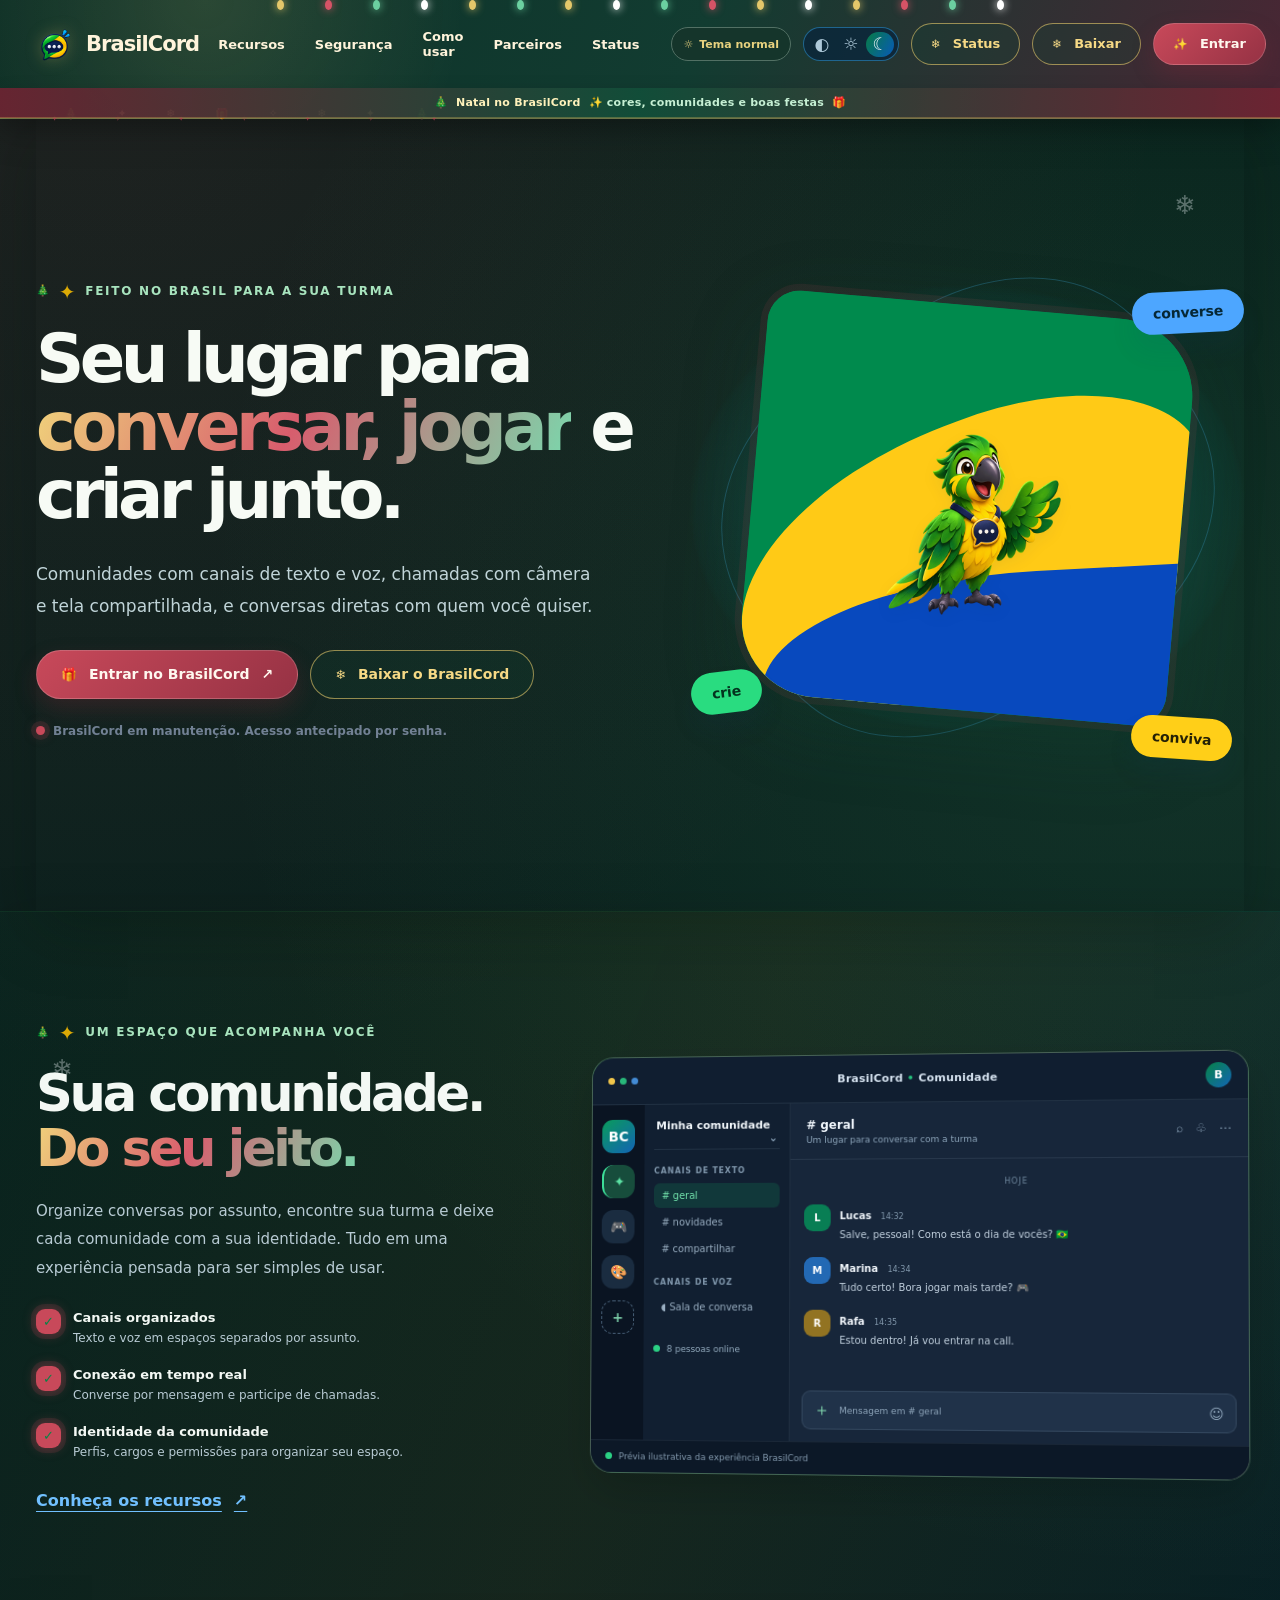
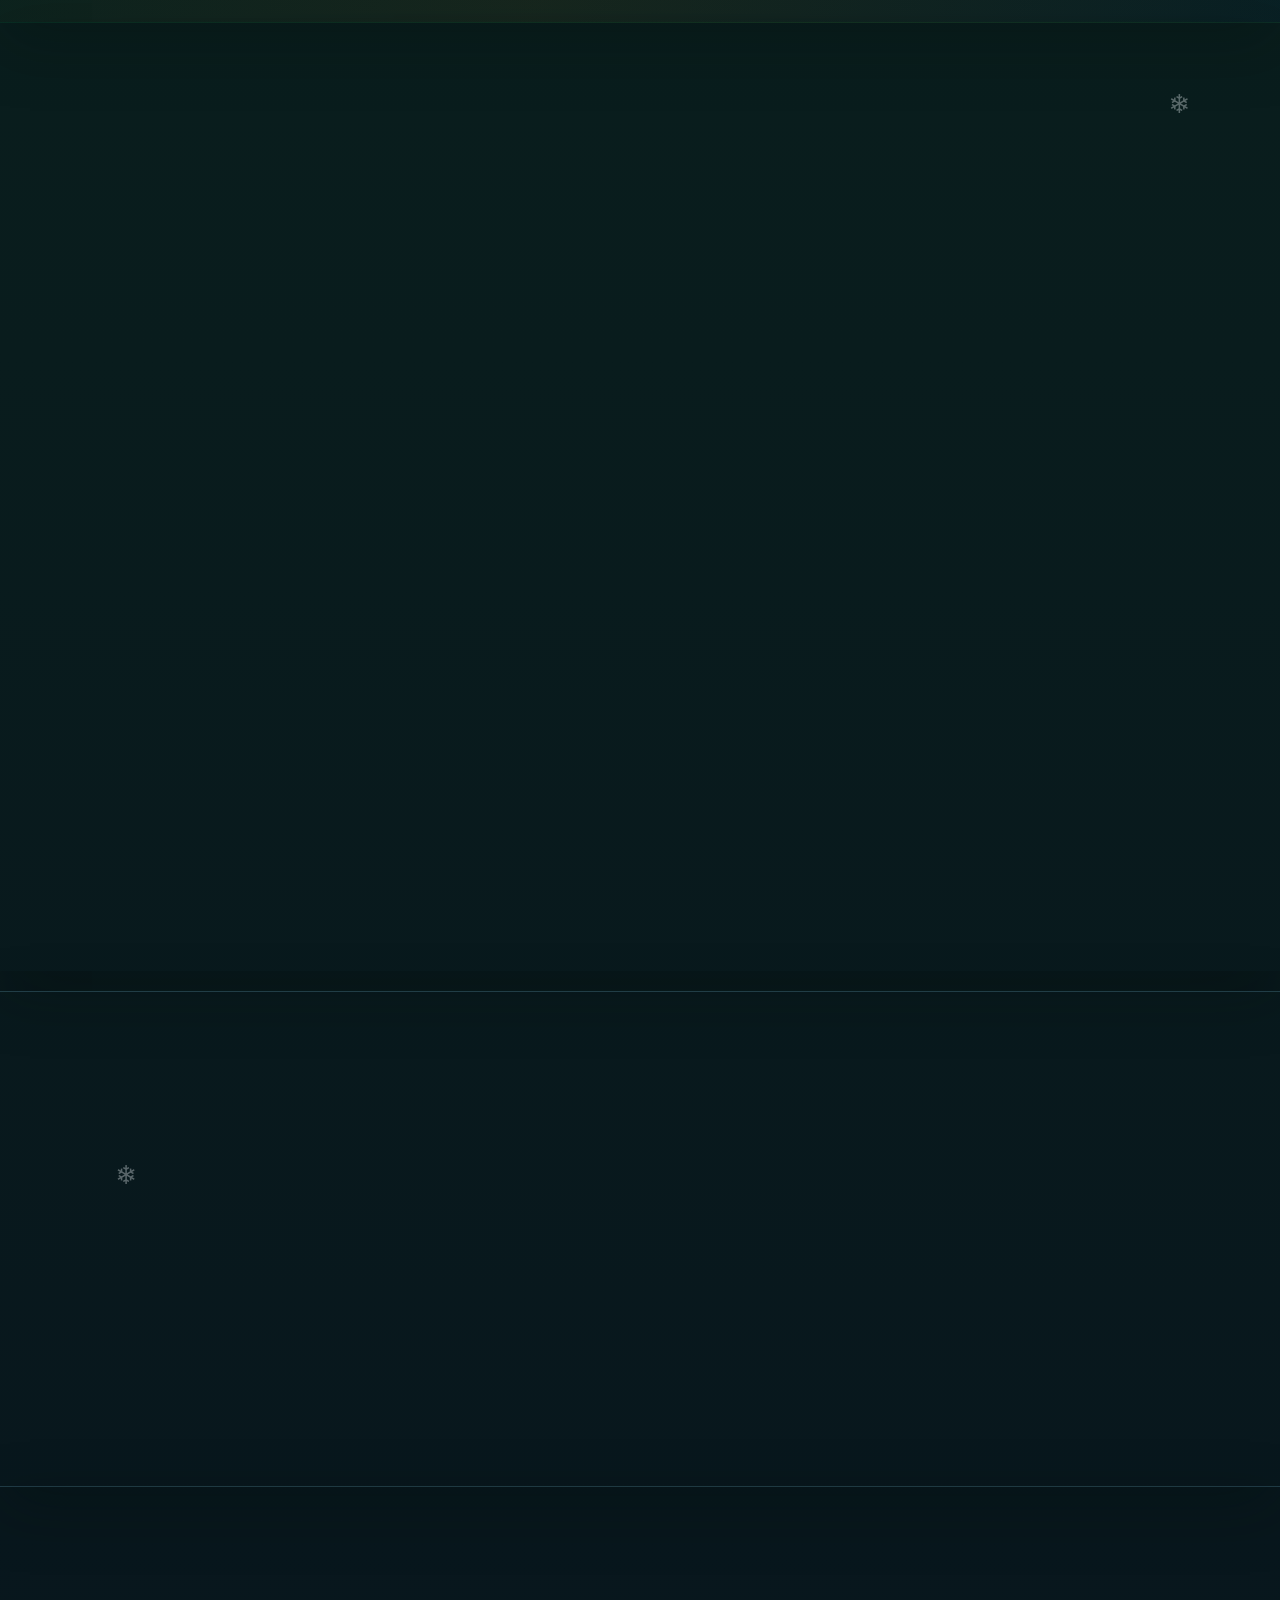
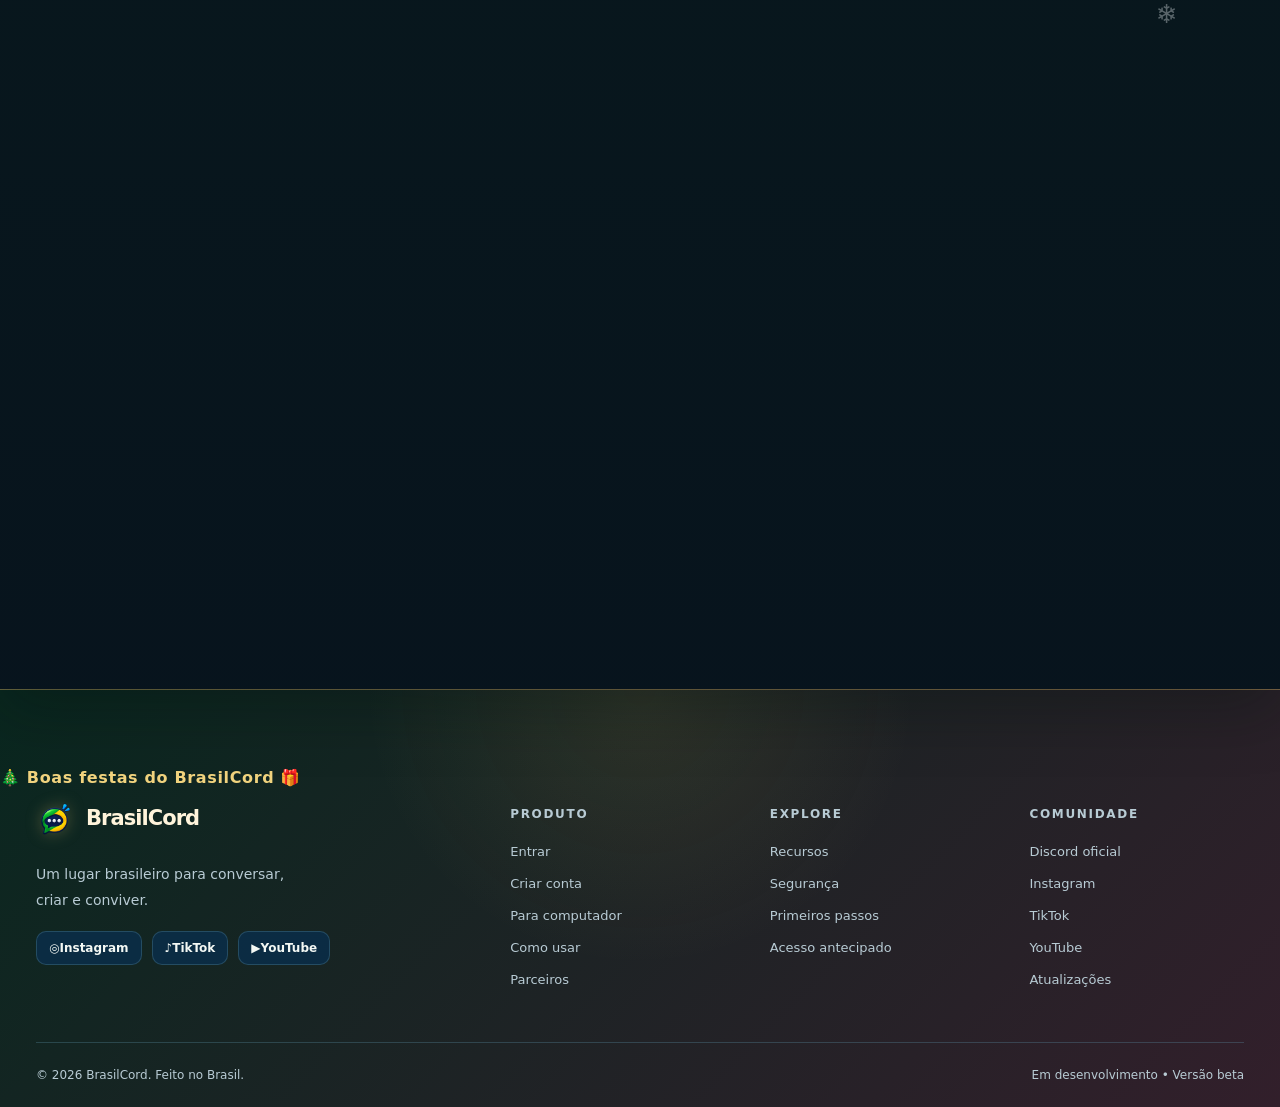
<file: index.html>
<!doctype html>
<html lang="pt-BR">
<head>
  <meta charset="UTF-8">
  <meta name="viewport" content="width=device-width, initial-scale=1, viewport-fit=cover">
  <meta name="theme-color" content="#041828">
  <meta name="description" content="BrasilCord: um lugar brasileiro para conversar, jogar e criar junto. Conheça as comunidades, chamadas e o aplicativo para computador.">
  <meta property="og:title" content="BrasilCord — Seu lugar para conversar, jogar e criar junto">
  <meta property="og:description" content="Um lugar brasileiro para criar comunidades, conversar com amigos e fazer parte da sua turma.">
  <meta property="og:type" content="website">
  <meta http-equiv="Content-Security-Policy" content="default-src 'self'; img-src 'self' data:; style-src 'self'; script-src 'self'; connect-src 'self'; base-uri 'self'; form-action 'self';">
  <title>BrasilCord — Converse, jogue e crie junto</title>
  <link rel="icon" href="assets/brand-icon.png" type="image/png">
  <link rel="manifest" href="manifest.webmanifest">
  <link rel="stylesheet" href="landing.css">
  <script src="landing.js" defer></script>
<link rel="stylesheet" href="gradients.css">
  <link rel="stylesheet" href="brasil-theme.css">
  <link rel="stylesheet" href="holiday-site.css">
  <script src="holiday-site.js" defer></script>
</head>
<body data-theme="dark">
  <a class="skip-link" href="#conteudo">Pular para o conteúdo</a>
  <header class="site-header">
    <div class="container header-inner">
      <a class="brand" href="#inicio" aria-label="BrasilCord, voltar ao início">
        <img src="assets/brand-icon.png" alt="" width="42" height="42">
        <strong>BrasilCord</strong>
      </a>
      <button class="mobile-menu-toggle" type="button" aria-expanded="false" aria-controls="header-menu" aria-label="Abrir menu">
        <span></span><span></span><span></span>
      </button>
      <div class="header-menu" id="header-menu">
        <nav class="nav-links" aria-label="Menu principal">
          <a href="#recursos">Recursos</a>
          <a href="#seguranca">Segurança</a>
          <a href="como-usar.html">Como usar</a><a href="parceiros.html">Parceiros</a><a href="status.html">Status</a>
        </nav>
        <div class="header-actions">
          <div class="theme-switch" role="group" aria-label="Aparência do site">
            <button type="button" data-set-theme="auto" aria-label="Seguir aparência do dispositivo" title="Automático">◐</button>
            <button type="button" data-set-theme="light" aria-label="Tema claro" title="Tema claro">☼</button>
            <button type="button" data-set-theme="dark" aria-label="Tema escuro" title="Tema escuro">☾</button>
          </div>
          <a class="btn btn-subtle btn-small" href="status.html">Status</a><a class="btn btn-subtle btn-small" href="downloads.html">Baixar</a>
          <a class="btn btn-dark btn-small" href="login.html">Entrar</a>
        </div>
      </div>
    </div>
  </header>

  <main id="conteudo">
    <section class="hero container" id="inicio" aria-labelledby="hero-title">
      <div class="hero-content">
        <p class="eyebrow"><span class="spark" aria-hidden="true">✦</span> Feito no Brasil para a sua turma</p>
        <h1 id="hero-title">Seu lugar para <span class="bc-gradient-text">conversar, jogar</span> e criar junto.</h1>
        <p class="hero-lead">Comunidades com canais de texto e voz, chamadas com câmera e tela compartilhada, e conversas diretas com quem você quiser.</p>
        <div class="hero-ctas">
          <a class="btn btn-blue" href="login.html">Entrar no BrasilCord <span aria-hidden="true">↗</span></a>
          <a class="btn btn-outline" href="downloads.html">Baixar o BrasilCord</a>
        </div>
        <p class="availability"><span class="availability-dot" aria-hidden="true"></span> BrasilCord em manutenção. Acesso antecipado por senha.</p>
      </div>
      <div class="hero-visual" aria-label="Ilustração do BrasilCord em verde, amarelo e azul, com papagaio como mascote" role="img">
        <div class="visual-orbit orbit-one" aria-hidden="true"></div>
        <div class="visual-orbit orbit-two" aria-hidden="true"></div>
        <div class="visual-glow" aria-hidden="true"></div>
        <div class="flag-card" aria-hidden="true">
          <div class="flag-green"></div>
          <div class="flag-gold"></div>
          <div class="flag-blue"></div>
          <img class="hero-parrot" src="assets/parrot-mascot.png" alt="">
        </div>
        <span class="float-label float-chat" aria-hidden="true">converse</span>
        <span class="float-label float-create" aria-hidden="true">crie</span>
        <span class="float-label float-together" aria-hidden="true">conviva</span>
      </div>
    </section>

    <section class="product-showcase" aria-labelledby="showcase-title">
      <div class="container showcase-grid">
        <div class="showcase-copy">
          <p class="eyebrow"><span class="spark" aria-hidden="true">✦</span> Um espaço que acompanha você</p>
          <h2 id="showcase-title">Sua comunidade.<br><span class="bc-gradient-text">Do seu jeito.</span></h2>
          <p>Organize conversas por assunto, encontre sua turma e deixe cada comunidade com a sua identidade. Tudo em uma experiência pensada para ser simples de usar.</p>
          <ul class="showcase-points">
            <li><span class="point-check">✓</span><span><strong>Canais organizados</strong><small>Texto e voz em espaços separados por assunto.</small></span></li>
            <li><span class="point-check">✓</span><span><strong>Conexão em tempo real</strong><small>Converse por mensagem e participe de chamadas.</small></span></li>
            <li><span class="point-check">✓</span><span><strong>Identidade da comunidade</strong><small>Perfis, cargos e permissões para organizar seu espaço.</small></span></li>
          </ul>
          <a class="text-link" href="como-usar.html">Conheça os recursos <span aria-hidden="true">↗</span></a>
        </div>
        <div class="app-preview" aria-label="Ilustração demonstrativa da interface do BrasilCord">
          <div class="preview-topbar"><span class="preview-window-dots"><i></i><i></i><i></i></span><span class="preview-top-title">BrasilCord <b>•</b> Comunidade</span><span class="preview-top-avatar">B</span></div>
          <div class="preview-body">
            <aside class="preview-servers" aria-hidden="true"><div class="preview-server-logo">BC</div><div class="preview-server active">✦</div><div class="preview-server">🎮</div><div class="preview-server">🎨</div><div class="preview-server-add">+</div></aside>
            <aside class="preview-channels" aria-hidden="true"><div class="preview-community-name">Minha comunidade <span>⌄</span></div><div class="preview-channel-label">CANAIS DE TEXTO</div><div class="preview-channel selected"># geral</div><div class="preview-channel"># novidades</div><div class="preview-channel"># compartilhar</div><div class="preview-channel-label voice-label">CANAIS DE VOZ</div><div class="preview-channel">◖ Sala de conversa</div><div class="preview-online"><span></span> 8 pessoas online</div></aside>
            <div class="preview-chat" aria-hidden="true">
              <div class="preview-chat-head"><div><strong># geral</strong><small>Um lugar para conversar com a turma</small></div><span class="preview-head-actions">⌕　♧　⋯</span></div>
              <div class="preview-messages">
                <div class="preview-date">HOJE</div>
                <div class="preview-message"><span class="preview-avatar avatar-green">L</span><div><b>Lucas <small>14:32</small></b><p>Salve, pessoal! Como está o dia de vocês? 🇧🇷</p></div></div>
                <div class="preview-message"><span class="preview-avatar avatar-blue">M</span><div><b>Marina <small>14:34</small></b><p>Tudo certo! Bora jogar mais tarde? 🎮</p></div></div>
                <div class="preview-message"><span class="preview-avatar avatar-gold">R</span><div><b>Rafa <small>14:35</small></b><p>Estou dentro! Já vou entrar na call.</p></div></div>
              </div>
              <div class="preview-composer"><span>＋</span><span>Mensagem em # geral</span><b>☺</b></div>
            </div>
          </div>
          <div class="preview-caption"><span class="preview-live-dot"></span> Prévia ilustrativa da experiência BrasilCord</div>
        </div>
      </div>
    </section>

    <section class="section features-section" id="recursos" aria-labelledby="features-title">
      <div class="container">
        <div class="section-head">
          <p class="eyebrow">Um espaço para chamar de seu</p>
          <h2 id="features-title">Tudo perto.<br><span class="bc-gradient-text">Tudo com a sua cara.</span></h2>
        </div>
        <div class="feature-grid">
          <article class="feature-card">
            <div class="feature-icon icon-blue" aria-hidden="true">
              <svg viewBox="0 0 24 24" fill="none" stroke="currentColor" stroke-width="2" stroke-linecap="round"><path d="M10 3 7 21M17 3l-3 18M4 9h16M3 15h16"/></svg>
            </div>
            <h3>Comunidades com espaço para crescer</h3>
            <p>Organize assuntos em canais de texto e voz, reúna seus amigos e mantenha cada conversa no seu lugar.</p>
          </article>
          <article class="feature-card">
            <div class="feature-icon icon-green" aria-hidden="true">
              <svg viewBox="0 0 24 24" fill="none" stroke="currentColor" stroke-width="2" stroke-linecap="round" stroke-linejoin="round"><rect x="3" y="5" width="13" height="14" rx="3"/><path d="m16 10 5-3v10l-5-3"/></svg>
            </div>
            <h3>Voz, vídeo e tela compartilhada</h3>
            <p>Entre na chamada, ligue a câmera ou compartilhe sua tela com a turma, de um jeito simples e direto.</p>
          </article>
          <article class="feature-card">
            <div class="feature-icon icon-yellow" aria-hidden="true">
              <svg viewBox="0 0 24 24" fill="none" stroke="currentColor" stroke-width="2" stroke-linecap="round" stroke-linejoin="round"><path d="M12 2 20 6v6c0 5-3.5 8-8 10-4.5-2-8-5-8-10V6z"/><path d="m9 12 2 2 4-4"/></svg>
            </div>
            <h3>Mais controle para conversar</h3>
            <p>Ferramentas de comunidade, opções de perfil e recursos de moderação para criar um espaço mais tranquilo.</p>
          </article>
          <article class="feature-card">
            <div class="feature-icon icon-blue" aria-hidden="true"><svg viewBox="0 0 24 24" fill="none" stroke="currentColor" stroke-width="2" stroke-linecap="round" stroke-linejoin="round"><path d="M4 5h16v11H8l-4 4z"/><path d="M8 9h8M8 12h5"/></svg></div>
            <h3>Conversas diretas e práticas</h3>
            <p>Fale com seus amigos em conversas privadas e mantenha suas mensagens sempre por perto.</p>
          </article>
          <article class="feature-card">
            <div class="feature-icon icon-green" aria-hidden="true"><svg viewBox="0 0 24 24" fill="none" stroke="currentColor" stroke-width="2" stroke-linecap="round" stroke-linejoin="round"><circle cx="9" cy="8" r="3"/><path d="M3 20c.5-3.5 2.5-5 6-5s5.5 1.5 6 5M16 5a3 3 0 0 1 0 6M17 15c2.3.4 3.6 2 4 5"/></svg></div>
            <h3>Uma comunidade com identidade</h3>
            <p>Personalize cargos, organize participantes e construa um espaço que represente sua turma.</p>
          </article>
          <article class="feature-card">
            <div class="feature-icon icon-yellow" aria-hidden="true"><svg viewBox="0 0 24 24" fill="none" stroke="currentColor" stroke-width="2" stroke-linecap="round" stroke-linejoin="round"><path d="M12 3v18M3 12h18"/><circle cx="12" cy="12" r="9"/></svg></div>
            <h3>Em diferentes dispositivos</h3>
            <p>Acesse pelo navegador, conheça a versão para computador e acompanhe a evolução do projeto.</p>
          </article>
        </div>
      </div>
    </section>

    <section class="section safety-section" id="seguranca" aria-labelledby="safety-title">
      <div class="container safety-grid">
        <div>
          <p class="eyebrow">Privacidade e proteção</p>
          <h2 id="safety-title">Feito para conversar com <span class="bc-gradient-text">mais tranquilidade.</span></h2>
        </div>
        <div class="safety-copy">
          <p>Uma boa comunidade começa com escolhas claras. O BrasilCord reúne ferramentas para organizar canais, administrar permissões e dar mais controle aos participantes.</p>
          <p>Estamos evoluindo os recursos de segurança e privacidade durante a fase de testes. Algumas funções podem variar entre a versão web e o aplicativo para computador.</p>
          <a class="text-link" href="como-usar.html">Veja como começar <span aria-hidden="true">↗</span></a>
        </div>
      </div>
    </section>

    <section class="section how-section" id="como-usar" aria-labelledby="how-title">
      <div class="container">
        <div class="how-heading">
          <div>
            <p class="eyebrow">É simples começar</p>
            <h2 id="how-title">Sua turma está <span class="bc-gradient-text">logo ali.</span></h2>
          </div>
          <p>Encontre seu espaço e acompanhe as novidades do projeto enquanto a plataforma passa por manutenção.</p>
        </div>
        <div class="steps">
          <div class="step"><span>01</span><h3>Conheça o BrasilCord</h3><p>Explore os recursos e o que estamos preparando para a comunidade.</p></div>
          <div class="step"><span>02</span><h3>Entre com acesso antecipado</h3><p>Quem já possui a senha pode abrir a versão normal durante a manutenção.</p></div>
          <div class="step"><span>03</span><h3>Fique por dentro</h3><p>Participe do Discord oficial para receber notícias e conversar com a equipe.</p></div>
        </div>
        <div class="join-strip">
          <div><span class="join-label">Juntos é melhor</span><h3>O BrasilCord fica <span class="bc-gradient-text">melhor com você.</span></h3><p>Acompanhe as atualizações e ajude a construir essa comunidade.</p></div>
          <a class="btn btn-blue" href="https://discord.gg/KgJg3qnj3r" target="_blank" rel="noopener noreferrer">Entrar no Discord <span aria-hidden="true">↗</span></a>
        </div>
      </div>
    </section>
  </main>

  <footer class="site-footer" id="rodape">
    <div class="container footer-grid">
      <div class="footer-brand">
        <a class="brand" href="#inicio"><img src="assets/brand-icon.png" alt="" width="42" height="42"><strong>BrasilCord</strong></a>
        <p>Um lugar brasileiro para conversar, criar e conviver.</p>
        <div class="socials" aria-label="Redes sociais oficiais">
          <a href="https://www.instagram.com/brasilcordofc/" target="_blank" rel="noopener noreferrer" aria-label="Instagram oficial do BrasilCord"><span aria-hidden="true">◎</span> Instagram</a>
          <a href="https://www.tiktok.com/@brasilcord1" target="_blank" rel="noopener noreferrer" aria-label="TikTok oficial do BrasilCord"><span aria-hidden="true">♪</span> TikTok</a>
          <a href="https://www.youtube.com/@brasilcord" target="_blank" rel="noopener noreferrer" aria-label="YouTube oficial do BrasilCord"><span aria-hidden="true">▶</span> YouTube</a>
        </div>
      </div>
      <nav class="footer-column" aria-label="Produto"><h3>Produto</h3><a href="login.html">Entrar</a><a href="cadastro.html">Criar conta</a><a href="downloads.html">Para computador</a><a href="como-usar.html">Como usar</a><a href="parceiros.html">Parceiros</a></nav>
      <nav class="footer-column" aria-label="Explore"><h3>Explore</h3><a href="#recursos">Recursos</a><a href="#seguranca">Segurança</a><a href="como-usar.html">Primeiros passos</a><a href="acesso.html">Acesso antecipado</a></nav>
      <nav class="footer-column" aria-label="Comunidade"><h3>Comunidade</h3><a href="https://discord.gg/KgJg3qnj3r" target="_blank" rel="noopener noreferrer">Discord oficial</a><a href="https://www.instagram.com/brasilcordofc/" target="_blank" rel="noopener noreferrer">Instagram</a><a href="https://www.tiktok.com/@brasilcord1" target="_blank" rel="noopener noreferrer">TikTok</a><a href="https://www.youtube.com/@brasilcord" target="_blank" rel="noopener noreferrer">YouTube</a><a href="downloads.html">Atualizações</a></nav>
    </div>
    <div class="container footer-bottom"><span>© <span id="footer-year">2026</span> BrasilCord. Feito no Brasil.</span><span>Em desenvolvimento • Versão beta</span></div>
  </footer>
</body>
</html>
</file>
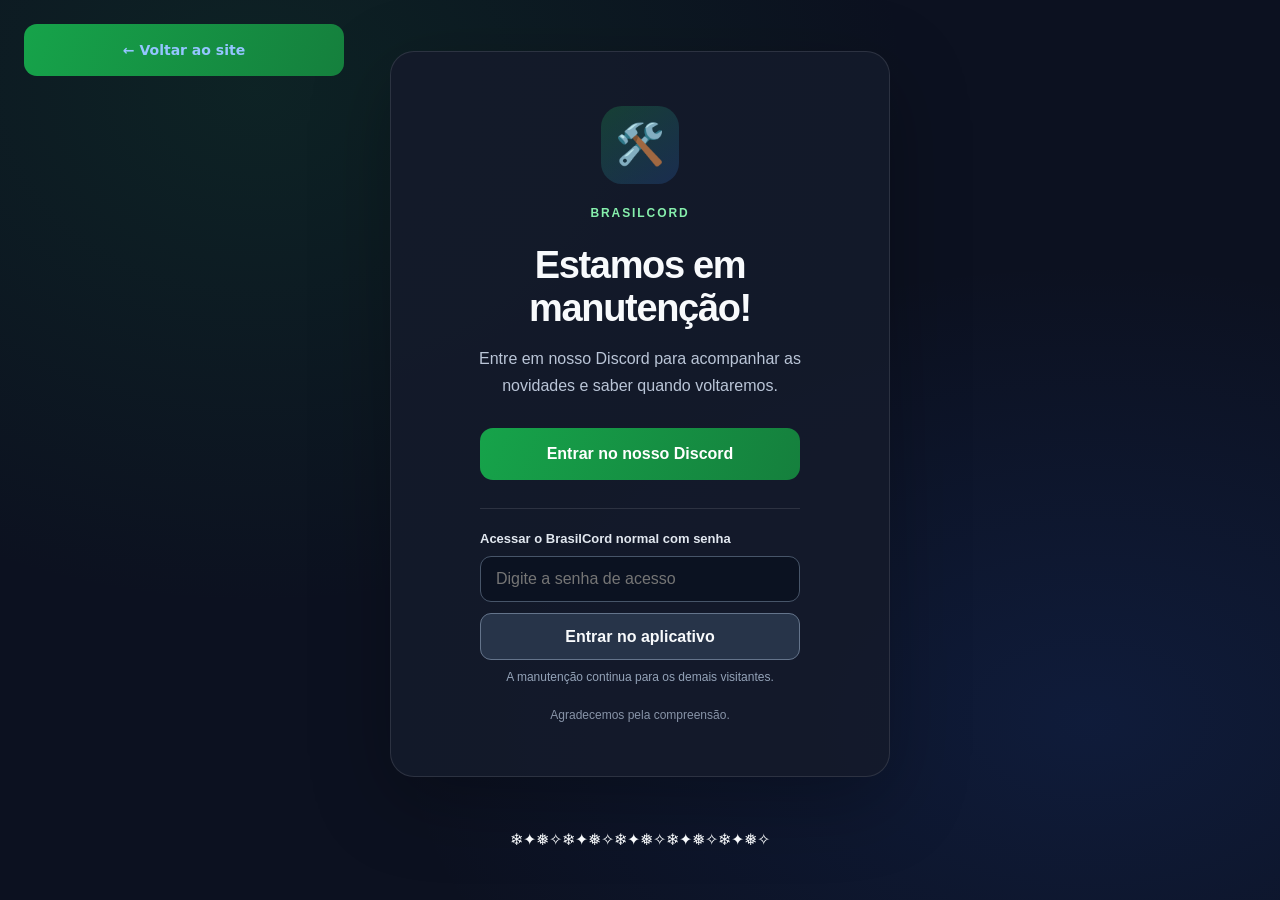
<file: acesso.html>
<!doctype html>
<html lang="pt-BR">
<head>
  <meta charset="UTF-8">
  <meta name="viewport" content="width=device-width, initial-scale=1, viewport-fit=cover">
  <meta name="theme-color" content="#0c1120">
  <meta http-equiv="Content-Security-Policy" content="default-src 'none'; style-src 'unsafe-inline'; img-src 'self' data:; base-uri 'none'; form-action 'none'; script-src 'self';">
  <title>BrasilCord — Acesso antecipado</title>
  <style>
    :root{color-scheme:dark;font-family:Inter,"Segoe UI",Arial,sans-serif}
    *{box-sizing:border-box}
    html,body{margin:0;min-height:100%;background:#0c1120;color:#f8fafc}
    body{min-height:100vh;min-height:100dvh;display:grid;place-items:center;padding:24px;background:radial-gradient(ellipse at 20% 10%,rgba(21,128,61,.16),transparent 45%),radial-gradient(ellipse at 85% 80%,rgba(37,99,235,.13),transparent 45%),#0c1120}
    main{width:min(100%,500px);text-align:center;padding:54px 36px;border:1px solid rgba(255,255,255,.11);border-radius:24px;background:rgba(20,27,43,.92);box-shadow:0 24px 80px rgba(0,0,0,.27)}
    .symbol{width:78px;height:78px;margin:0 auto 22px;display:grid;place-items:center;border-radius:21px;font-size:40px;background:linear-gradient(145deg,rgba(34,197,94,.22),rgba(59,130,246,.19))}
    .brand{margin:0 0 24px;letter-spacing:.16em;text-transform:uppercase;color:#86efac;font-size:12px;font-weight:800}
    h1{margin:0 0 16px;font-size:clamp(28px,5vw,38px);line-height:1.14;letter-spacing:-.035em}
    p{margin:0 auto 29px;max-width:365px;line-height:1.65;font-size:16px;color:#bac5d7}
    a{display:inline-flex;align-items:center;justify-content:center;min-height:52px;width:100%;max-width:320px;border-radius:13px;background:linear-gradient(110deg,#16a34a,#15803d);color:#fff;font-weight:750;text-decoration:none;transition:filter .2s,transform .2s}
    a:hover{filter:brightness(1.12);transform:translateY(-1px)}
    a:focus-visible{outline:3px solid #93c5fd;outline-offset:4px}
    .foot{display:block;margin-top:24px;font-size:12px;color:#8894a8}
    @media(max-width:420px){main{padding:44px 24px}}
    @media(prefers-reduced-motion:reduce){a{transition:none}}
  
    .unlock{margin:28px auto 0;max-width:320px;padding-top:22px;border-top:1px solid rgba(255,255,255,.11);text-align:left}
    .unlock label{display:block;margin-bottom:10px;color:#e2e8f0;font-size:13px;font-weight:650}
    .unlock input{width:100%;padding:13px 15px;background:#0b1221;color:#f8fafc;border:1px solid #475569;border-radius:11px;font:inherit;outline:0}
    .unlock input:focus{border-color:#86efac;box-shadow:0 0 0 3px rgba(34,197,94,.16)}
    .unlock button{display:block;width:100%;min-height:47px;margin-top:11px;border:1px solid #64748b;border-radius:11px;background:#273449;color:#f8fafc;font:inherit;font-weight:700;cursor:pointer}
    .unlock button:hover{background:#35455f}
    .unlock button:disabled{opacity:.6;cursor:wait}
    .unlock .feedback{min-height:20px;margin-top:8px;font-size:13px;color:#fca5a5;line-height:1.35}
    .unlock .feedback:empty{margin:0;min-height:0}
    .unlock .hint{display:block;margin-top:10px;color:#94a3b8;font-size:12px;text-align:center}

  </style>
  <link rel="stylesheet" href="holiday-site.css">
  <script src="holiday-site.js" defer></script>
</head>
<body>
  <a href="./" style="position:absolute;top:24px;left:24px;color:#94c5ff;text-decoration:none;font:600 14px system-ui,sans-serif;">← Voltar ao site</a>
  <main aria-labelledby="maintenance-title">
    <div class="symbol" aria-hidden="true">🛠️</div>
    <div class="brand">BrasilCord</div>
    <h1 id="maintenance-title">Estamos em manutenção!</h1>
    <p>Entre em nosso Discord para acompanhar as novidades e saber quando voltaremos.</p>
    <a href="https://discord.gg/KgJg3qnj3r" target="_blank" rel="noopener noreferrer">Entrar no nosso Discord</a>

    <form class="unlock" id="maintenance-access-form" autocomplete="off">
      <label for="maintenance-password">Acessar o BrasilCord normal com senha</label>
      <input id="maintenance-password" type="password" name="maintenance-password" placeholder="Digite a senha de acesso" autocomplete="off" required>
      <button type="submit" id="maintenance-open-app">Entrar no aplicativo</button>
      <div class="feedback" id="maintenance-feedback" role="alert" aria-live="polite"></div>
      <span class="hint">A manutenção continua para os demais visitantes.</span>
    </form>
    <small class="foot">Agradecemos pela compreensão.</small>
  </main>
  <script src="maintenance.js"></script>
</body>
</html>
</file>
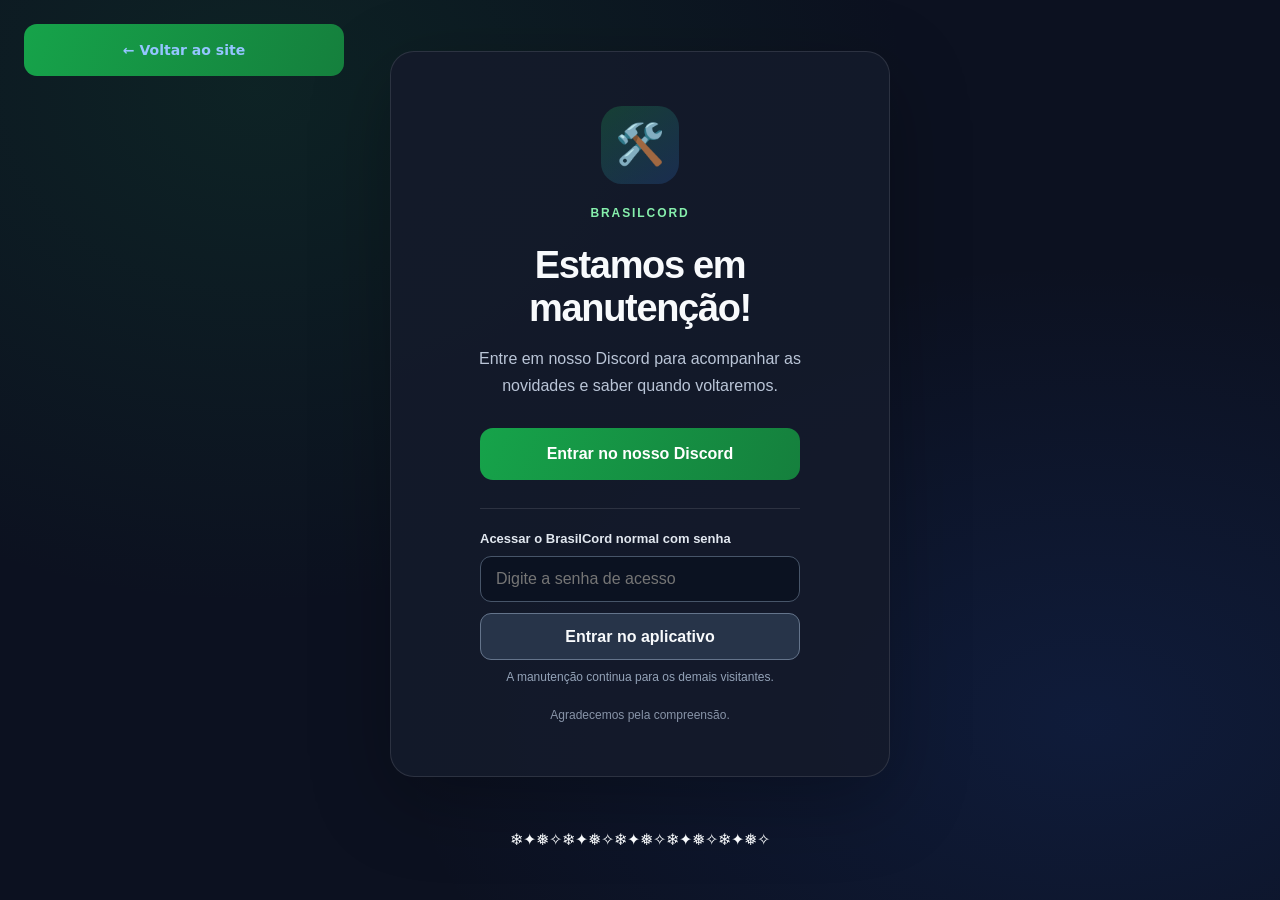
<file: app.html>
<!doctype html>
<html lang="pt-BR">
<head>
  <meta charset="UTF-8">
  <meta http-equiv="Content-Security-Policy" content="default-src 'self'; img-src 'self' data: blob: https://brasilcord-sinalizacao-dkx157.onrender.com; style-src 'self'; script-src 'self'; media-src 'self' blob: https://brasilcord-sinalizacao-dkx157.onrender.com; connect-src 'self' https://*.onrender.com wss://*.onrender.com">
  <meta name="viewport" content="width=device-width,initial-scale=1,viewport-fit=cover">
  <meta name="theme-color" content="#080f1b">
  <meta name="apple-mobile-web-app-capable" content="yes">
  <meta name="apple-mobile-web-app-status-bar-style" content="black-translucent">
  <meta name="apple-mobile-web-app-title" content="BrasilCord">
  <link rel="apple-touch-icon" href="assets/brand-icon.png">
  <title>BrasilCord</title>
  <script src="access-guard.js"></script>
  <link rel="icon" type="image/x-icon" href="assets/brand-icon.png">
  <link rel="stylesheet" href="style.css">
  <link rel="stylesheet" href="ui-refresh.css">
  <link rel="stylesheet" href="platform-redesign.css">
  <link rel="stylesheet" href="platform-calls.css">
  <link rel="stylesheet" href="platform-extras.css">
  <link rel="stylesheet" href="community-features.css">
  <link rel="stylesheet" href="dm-experience.css">
  <link rel="stylesheet" href="voice-and-private-photos.css">
  <link rel="stylesheet" href="chat-interactions.css">
  <link rel="stylesheet" href="dm-requests-ui.css">
  <link rel="stylesheet" href="community-advanced.css">
  <link rel="stylesheet" href="community-moderation.css">
  <link rel="stylesheet" href="support-and-invites.css">
  <link rel="stylesheet" href="notification-badges.css">
  <link rel="stylesheet" href="brasilcord-persona.css">
  <link rel="stylesheet" href="beta-invite.css">
  <link rel="stylesheet" href="beta-feedback.css">
  <link rel="stylesheet" href="user-profile-menu.css">
  <link rel="stylesheet" href="member-sidebar-settings.css">
  <link rel="stylesheet" href="brasilcord-polish.css">
  <link rel="stylesheet" href="server-creation-modal.css">
  <link rel="stylesheet" href="community-context-menu.css">
  <link rel="manifest" href="manifest.webmanifest">
  <link rel="stylesheet" href="web-mobile.css">
  <link rel="stylesheet" href="mobile-unified.css">
  <link rel="stylesheet" href="install-app.css">
  <link rel="stylesheet" href="landing-download.css">
  <link rel="stylesheet" href="post-login-workspace.css">
  <link rel="stylesheet" href="discord-inspired.css">
  <link rel="stylesheet" href="post-login-polish.css">
  <link rel="stylesheet" href="post-login-clean.css">
  <link rel="stylesheet" href="discord-parity.css">
  <link rel="stylesheet" href="christmas-theme.css">
  <link rel="stylesheet" href="badge-upgrade.css">
  <link rel="stylesheet" href="status-link.css">
  <link rel="stylesheet" href="app-redesign.css">
  <link rel="stylesheet" href="feature-suite.css">
</head>
<body>
  <aside class="bc-install-banner" id="bc-install-banner" aria-label="Instalar BrasilCord">
    <div class="bc-install-brand"><img src="assets/brand-icon.png" alt="" width="42" height="42"><span><strong>BrasilCord App</strong><small>Instale gratuitamente no celular ou PC</small></span></div>
    <button type="button" id="bc-install-button" class="bc-install-primary">Instalar aplicativo</button>
    <button type="button" id="bc-install-dismiss" class="bc-install-dismiss" aria-label="Ocultar aviso de instalação">×</button>
  </aside>
  <dialog id="bc-install-help" class="bc-install-help" aria-labelledby="bc-install-help-title">
    <div class="bc-install-help-inner"><div class="bc-install-help-heading"><strong id="bc-install-help-title">Instalar BrasilCord</strong><button type="button" id="bc-install-help-close" aria-label="Fechar">×</button></div><p id="bc-install-help-text">Use a opção de instalação do seu navegador.</p><button type="button" id="bc-install-help-ok">Entendi</button></div>
  </dialog>
  <div class="aurora-backdrop is-paused" id="aurora-backdrop" aria-hidden="true">
    <div class="aurora-parallax aurora-parallax-far">
      <span class="aurora-blob aurora-green"></span>
      <span class="aurora-blob aurora-blue"></span>
      <span class="aurora-blob aurora-yellow"></span>
    </div>
    <div class="aurora-parallax aurora-parallax-near">
      <span class="aurora-ribbon aurora-ribbon-one"></span>
      <span class="aurora-ribbon aurora-ribbon-two"></span>
    </div>
    <div class="aurora-particles">
      <i></i><i></i><i></i><i></i><i></i><i></i><i></i><i></i>
      <i></i><i></i><i></i><i></i><i></i><i></i><i></i><i></i>
    </div>
  </div>
  <section class="welcome-splash" id="welcome-splash" role="region" aria-labelledby="welcome-title" hidden>
    <div class="splash-landscape" aria-hidden="true">
      <div class="splash-sun"></div>
      <div class="splash-ridge splash-ridge-back"></div>
      <div class="splash-ridge splash-ridge-front"></div>
      <div class="splash-tree splash-tree-left" aria-hidden="true"><span class="tree-canopy"></span><span class="tree-leaves tree-leaves-one"></span><span class="tree-leaves tree-leaves-two"></span></div>
      <div class="splash-tree splash-tree-right" aria-hidden="true"><span class="tree-canopy"></span><span class="tree-leaves tree-leaves-one"></span><span class="tree-leaves tree-leaves-two"></span></div>
      <div class="splash-river"></div>
      <div class="splash-river-glint"></div>
      <div class="splash-leaf splash-leaf-left"></div>
      <div class="splash-leaf splash-leaf-right"></div>
      <img class="splash-guardian" src="brand/brasilcord-guardian.svg" alt="" aria-hidden="true">
      <img class="splash-jaguar" src="brand/brasilcord-jaguar.svg" alt="" aria-hidden="true">
      <img class="splash-birds splash-birds-one" src="brand/brasilcord-birds.svg" alt="" aria-hidden="true">
      <img class="splash-birds splash-birds-two" src="brand/brasilcord-birds.svg" alt="" aria-hidden="true">
      <div class="splash-parrot"><img src="assets/parrot-mascot.png" alt=""></div>
      <span class="splash-spark splash-spark-one"></span>
      <span class="splash-spark splash-spark-two"></span>
      <span class="splash-spark splash-spark-three"></span>
    </div>
    <div class="splash-content">
      <p class="splash-kicker"><span>BR</span> UMA ABERTURA COM A CARA DO BRASIL</p>
      <h1 id="welcome-title">BRASIL<span>CORD</span></h1>
      <p class="splash-tagline">O jeito abrasileirado de abrir o Discord oficial.</p>
      <p class="splash-thanks">Obrigado por fazer parte!</p>
      <div class="splash-actions">
        <button id="skip-welcome" class="splash-enter" type="button">Entrar no BrasilCord <span aria-hidden="true">↗</span></button>
        <button id="join-official-server" class="splash-server-button" type="button">Entrar no servidor oficial <span aria-hidden="true">↗</span></button>
      </div>
      <div class="splash-progress" id="splash-progress" role="progressbar" aria-label="Progresso da animação de abertura" aria-valuemin="0" aria-valuemax="100" aria-valuenow="0">
        <span id="splash-progress-fill"></span>
      </div>
      <p class="splash-progress-label" id="splash-progress-label">A abertura do BrasilCord está começando…</p>
      <p class="splash-credit">Criado por DKX157 <span>•</span> inspirado no Rio, na mata e na natureza brasileira</p>
    </div>
  </section>

  <div class="discord-toolbar" id="discord-toolbar" role="toolbar" aria-label="Controles do BrasilCord" hidden>
    <div class="toolbar-brand">
      <img src="assets/parrot-mascot.png" alt="">
      <strong>BrasilCord</strong>
    </div>
    <div class="toolbar-zoom" role="group" aria-label="Zoom do Discord">
      <button id="discord-zoom-out" class="toolbar-icon-button" type="button" title="Diminuir zoom" aria-label="Diminuir zoom">−</button>
      <output id="discord-zoom-level" class="zoom-level" aria-live="polite">100%</output>
      <button id="discord-zoom-in" class="toolbar-icon-button" type="button" title="Aumentar zoom" aria-label="Aumentar zoom">+</button>
      <button id="discord-zoom-reset" class="toolbar-reset-button" type="button" title="Restaurar zoom padrão">Padrão</button>
    </div>
    <div class="toolbar-stream-actions" role="group" aria-label="Compartilhamento do BrasilCord">
      <button id="stream-share-screen" class="toolbar-stream-button" type="button" title="Transmitir sua tela em uma janela do BrasilCord"><span aria-hidden="true">▣</span> Transmitir tela</button>
      <button id="stream-share-camera" class="toolbar-stream-button camera-button" type="button" title="Ligar sua câmera em uma janela do BrasilCord"><span aria-hidden="true">◉</span> Ligar câmera</button>
    </div>
    <div class="toolbar-tools-wrap">
      <button id="discord-tools-button" class="toolbar-utility-button tools-toolbar-button" type="button" aria-haspopup="true" aria-expanded="false" aria-controls="discord-tools-menu"><span aria-hidden="true">✦</span>Tools</button>
      <div id="discord-tools-menu" class="theme-popover toolbar-theme-popover" role="group" aria-label="Cores do Discord" hidden>
        <div class="theme-popover-heading"><strong>Personalize o Discord</strong><span>Escolha uma cor de fundo</span></div>
        <div class="theme-grid">
          <button class="theme-choice" data-discord-theme="red" type="button" aria-pressed="false"><span class="theme-swatch theme-swatch-red" aria-hidden="true"></span>Vermelho</button>
          <button class="theme-choice" data-discord-theme="orange" type="button" aria-pressed="false"><span class="theme-swatch theme-swatch-orange" aria-hidden="true"></span>Laranja</button>
          <button class="theme-choice" data-discord-theme="yellow" type="button" aria-pressed="false"><span class="theme-swatch theme-swatch-yellow" aria-hidden="true"></span>Amarelo</button>
          <button class="theme-choice" data-discord-theme="green" type="button" aria-pressed="false"><span class="theme-swatch theme-swatch-green" aria-hidden="true"></span>Verde</button>
          <button class="theme-choice" data-discord-theme="cyan" type="button" aria-pressed="false"><span class="theme-swatch theme-swatch-cyan" aria-hidden="true"></span>Ciano</button>
          <button class="theme-choice" data-discord-theme="blue" type="button" aria-pressed="false"><span class="theme-swatch theme-swatch-blue" aria-hidden="true"></span>Azul</button>
          <button class="theme-choice" data-discord-theme="indigo" type="button" aria-pressed="false"><span class="theme-swatch theme-swatch-indigo" aria-hidden="true"></span>Índigo</button>
          <button class="theme-choice" data-discord-theme="violet" type="button" aria-pressed="false"><span class="theme-swatch theme-swatch-violet" aria-hidden="true"></span>Violeta</button>
        </div>
        <button id="discord-theme-reset" class="theme-reset-choice" type="button"><span class="theme-reset-swatch" aria-hidden="true">◐</span>Restaurar cor original</button>
        <p id="discord-theme-status" class="toolbar-tools-status" role="status" aria-live="polite">Cor original</p>
      </div>
    </div>
    <button id="discord-plugins-button" class="toolbar-utility-button plugins-toolbar-button" type="button" title="Abrir plugins"><svg viewBox="0 0 24 24" aria-hidden="true"><path d="M9 3v3H6a2 2 0 0 0-2 2v3h3a2.5 2.5 0 1 1 0 5H4v3a2 2 0 0 0 2 2h3v-3a2.5 2.5 0 1 1 5 0v3h4a2 2 0 0 0 2-2v-4h-3a2.5 2.5 0 1 1 0-5h3V8a2 2 0 0 0-2-2h-4V3a2.5 2.5 0 1 0-5 0Z"/></svg>Plugins</button>
    <button id="return-home" class="return-home-button" type="button">← Voltar ao menu</button>
  </div>

  <div class="app-shell" id="inicio">
    <header class="topbar">
      <a class="brand" href="#inicio" data-page-target="inicio" aria-label="BrasilCord, início">
        <span class="brand-icon"><img src="assets/parrot-mascot.png" alt=""></span>
        <span class="brand-name"><strong>BrasilCord</strong><small>SEU ATALHO PARA CONVERSAR</small></span>
      </a>
      <nav class="main-nav" aria-label="Menu principal">
        <button class="nav-link active" type="button" data-page-target="inicio" aria-current="page">Início</button>
        <button class="nav-link" type="button" data-page-target="sobre">Como funciona</button>
        <button class="nav-link" type="button" data-page-target="criador">Criador</button>
        <button class="nav-link" type="button" data-page-target="parceiros">Parceiros</button>
        <a class="bc-nav-download" href="#baixar" id="bc-top-download" aria-label="Ir para baixar BrasilCord">⬇ Baixar App</a>
      </nav>
      <div class="top-actions">
        <div class="top-status"><span class="online-dot"></span> Discord oficial</div>
        <button id="ui-sound-toggle" class="ui-sound-toggle" type="button" aria-pressed="true" aria-label="Desativar sons da interface" title="Sons da interface: ligados"><span class="ui-sound-icon" aria-hidden="true">♪</span><span id="ui-sound-label" class="ui-sound-label">Som ligado</span></button>
        <button id="top-community-discord" class="top-community-button" type="button"><span class="discord-mark" aria-hidden="true">◉</span>Comunidade</button>
      </div>
    </header>

    <main>
      <section class="page-view is-active" id="page-inicio" data-page="inicio" aria-labelledby="hero-title">
      <div class="hero-card">
        <div class="hero-copy">
          <p class="bc-hero-kicker">🇧🇷 Comunidade brasileira • Conversas sem complicação</p>
          <h1 id="hero-title" tabindex="-1">BrasilCord<br><span>O seu lugar para conversar.</span></h1>
          <p class="hero-description">Somos uma plataforma brasileira de comunidades e comunicação. Reúna seus amigos, envie mensagens, participe de canais de voz, ligue a câmera e compartilhe a tela. Use diretamente no navegador ou baixe o aplicativo para Windows.</p>
          <div class="hero-actions">
            <button id="enter-brasilcord" class="primary-button bc-enter-button" type="button">
              <span class="bc-enter-symbol" aria-hidden="true">✦</span>Entrar no BrasilCord<span class="button-arrow" aria-hidden="true">→</span>
            </button>
            <button id="open-discord" class="secondary-button" type="button"><span class="discord-symbol" aria-hidden="true"><svg viewBox="0 0 24 24"><path d="M19.7 5.1a18 18 0 0 0-4.4-1.4l-.6 1.2a16.5 16.5 0 0 0-5.4 0l-.6-1.2a18 18 0 0 0-4.4 1.4C1.5 9.2.8 13.2 1.1 17.2a18 18 0 0 0 5.4 2.7l1.2-1.9-1.8-.9.4-.3c3.5 1.6 7.4 1.6 10.8 0l.4.3-1.8.9 1.2 1.9a18 18 0 0 0 5.4-2.7c.4-4.6-.8-8.6-2.6-12.1ZM8.8 14.9c-1.1 0-1.9-1-1.9-2.1s.8-2.1 1.9-2.1 1.9 1 1.9 2.1-.8 2.1-1.9 2.1Zm6.4 0c-1.1 0-1.9-1-1.9-2.1s.8-2.1 1.9-2.1 1.9 1 1.9 2.1-.8 2.1-1.9 2.1Z"/></svg></span>Entrar no Discord<span class="button-arrow" aria-hidden="true">↗</span></button>
          </div>
          <div class="bc-hero-download-links" role="group" aria-label="Instale o BrasilCord">
            <a class="bc-hero-win-button" href="https://github.com/cdopc7870-web/brasilcord-updates/releases/latest" target="_blank" rel="noopener noreferrer" aria-label="Baixar instalador oficial do BrasilCord para Windows">▦ Baixar para Windows <span aria-hidden="true">↗</span></a>
            <button class="bc-hero-mobile-button" id="bc-hero-install" type="button">▯ Adicionar à tela inicial <span aria-hidden="true">↗</span></button>
          </div>
          <p class="bc-hero-platform-hint">Disponível para Windows e navegadores de celular. Instalação web sem APK.</p>
          <p id="open-status" class="open-status" role="status" aria-live="polite">BrasilCord tem conta e comunidades próprias, independentes do Discord. A versão Windows também oferece acesso separado ao Discord oficial.</p>
        </div>
        <div class="hero-art" aria-label="Papagaio verde do BrasilCord">
          <img class="hero-fauna" src="brand/brasilcord-fauna.svg" alt="" aria-hidden="true">
          <img class="hero-birds hero-birds-one" src="brand/brasilcord-birds.svg" alt="" aria-hidden="true">
          <img class="hero-birds hero-birds-two" src="brand/brasilcord-birds.svg" alt="" aria-hidden="true">
          <div class="art-sun"></div>
          <div class="art-orbit orbit-one"></div>
          <div class="art-orbit orbit-two"></div>
          <span class="mascot-halo" aria-hidden="true"></span>
          <div class="parrot-frame"><img src="assets/parrot-mascot.png" alt="Papagaio verde do BrasilCord"></div>
          <span class="mascot-particle mascot-particle-one">✦</span>
          <span class="mascot-particle mascot-particle-two">✧</span>
          <span class="mascot-particle mascot-particle-three">✦</span>
          <span class="mascot-particle mascot-particle-four">✧</span>
          <div class="art-label"><span class="art-label-dot"></span> BRASILCORD <b>•</b> <span id="app-version">VERSÃO</span></div>
          <span class="confetti confetti-yellow" aria-hidden="true">✦</span>
          <span class="confetti confetti-green" aria-hidden="true">✳</span>
        </div>
      </div>
      <div class="home-feature-grid" aria-label="Recursos do BrasilCord">
        <article class="home-feature-card"><span class="home-feature-icon feature-yellow" aria-hidden="true">✦</span><div><h2>Uma comunidade de verdade</h2><p>Crie e encontre comunidades, faça amizades e converse por canais.</p></div></article>
        <article class="home-feature-card"><span class="home-feature-icon feature-blue" aria-hidden="true">↻</span><div><h2>Web e Windows</h2><p>Acesse com a mesma conta no navegador ou no aplicativo do computador.</p></div></article>
        <article class="home-feature-card"><span class="home-feature-icon feature-green" aria-hidden="true">▣</span><div><h2>Chamadas e transmissão</h2><p>Converse por voz e utilize câmera e compartilhamento em dispositivos compatíveis.</p></div></article>
      </div>
      <section class="bc-landing-intro" id="quem-somos" aria-labelledby="bc-who-title">
        <div class="bc-landing-intro-copy">
          <span class="bc-landing-eyebrow">CONHEÇA O BRASILCORD</span>
          <h2 id="bc-who-title">Feito no Brasil, para aproximar pessoas.</h2>
          <p>O BrasilCord é um aplicativo independente de comunicação e comunidades, desenvolvido com identidade brasileira. Aqui você encontra espaços para conversar, compartilhar ideias, fazer amizades e participar de chamadas. O objetivo é tornar sua comunidade mais próxima, seja pelo computador ou pelo celular.</p>
          <p class="bc-landing-disclaimer">BrasilCord não é um produto oficial do Discord. A plataforma BrasilCord possui sua própria conta; o acesso ao Discord, quando oferecido na versão Windows, é separado.</p>
        </div>
        <div class="bc-landing-identity" aria-label="BrasilCord: conversar, compartilhar e se conectar">
          <span class="bc-landing-identity-orb"><img src="assets/parrot-mascot.png" alt="Mascote papagaio do BrasilCord" loading="lazy"></span>
          <div class="bc-landing-identity-tags"><span>💬 Conversas</span><span>🎙️ Chamadas</span><span>🇧🇷 Comunidades</span></div>
        </div>
      </section>
      <section class="bc-download-section" id="baixar" aria-labelledby="bc-download-title">
        <header class="bc-download-header"><span class="bc-landing-eyebrow">COMECE AGORA</span><h2 id="bc-download-title">Escolha como usar o BrasilCord</h2><p>É gratuito para começar. No PC, instale o programa; no celular, adicione o site à tela inicial.</p></header>
        <div class="bc-download-grid">
          <article class="bc-download-card bc-download-win">
            <span class="bc-download-chip">PARA PC</span>
            <div class="bc-download-card-icon" aria-hidden="true">▦</div>
            <h3>Aplicativo para Windows</h3>
            <p>Use o BrasilCord no computador com o aplicativo dedicado. Acesse a versão oficial e obtenha o instalador mais recente.</p>
            <a class="bc-download-action" href="https://github.com/cdopc7870-web/brasilcord-updates/releases/latest" target="_blank" rel="noopener noreferrer" aria-label="Abrir downloads oficiais do BrasilCord para Windows">⬇ Baixar para Windows <span aria-hidden="true">↗</span></a>
            <small>Na página aberta, selecione o arquivo <strong>BrasilCord-Setup-… .exe</strong> em Assets.</small>
          </article>
          <article class="bc-download-card bc-download-phone">
            <span class="bc-download-chip">PARA CELULAR</span>
            <div class="bc-download-card-icon" aria-hidden="true">▯</div>
            <h3>BrasilCord na tela inicial</h3>
            <p>Instale como aplicativo web (PWA), com ícone na tela inicial e abertura em janela própria quando o navegador permitir.</p>
            <button type="button" id="bc-home-install" class="bc-download-action">＋ Adicionar à tela inicial <span aria-hidden="true">↗</span></button>
            <small><strong>Android:</strong> Chrome → menu ⋮ → Instalar app. <strong>iPhone:</strong> Safari → Compartilhar → Adicionar à Tela de Início.</small>
          </article>
        </div>
        <p class="bc-download-note">No celular não é necessário baixar um APK. A instalação depende do navegador; chamadas exigem internet e permissões de microfone/câmera.</p>
      </section>
      <section class="home-social-section" aria-labelledby="home-social-title">
        <div class="home-social-heading"><div><p class="home-social-eyebrow">ACOMPANHE O BRASILCORD</p><h2 id="home-social-title">Comunidade e redes oficiais</h2></div><p>Os links pendentes serão ativados quando as URLs oficiais forem configuradas.</p></div>
        <div class="home-social-links" aria-label="Redes sociais do BrasilCord">
          <button class="social-link-button social-discord" data-social-link="discord" type="button" aria-label="Abrir o Discord oficial">
            <svg class="social-logo" viewBox="0 0 24 24" aria-hidden="true"><path d="M19.7 5.1a18 18 0 0 0-4.4-1.4l-.6 1.2a16.5 16.5 0 0 0-5.4 0l-.6-1.2a18 18 0 0 0-4.4 1.4C1.5 9.2.8 13.2 1.1 17.2a18 18 0 0 0 5.4 2.7l1.2-1.9-1.8-.9.4-.3c3.5 1.6 7.4 1.6 10.8 0l.4.3-1.8.9 1.2 1.9a18 18 0 0 0 5.4-2.7c.4-4.6-.8-8.6-2.6-12.1ZM8.8 14.9c-1.1 0-1.9-1-1.9-2.1s.8-2.1 1.9-2.1 1.9 1 1.9 2.1-.8 2.1-1.9 2.1Zm6.4 0c-1.1 0-1.9-1-1.9-2.1s.8-2.1 1.9-2.1 1.9 1 1.9 2.1-.8 2.1-1.9 2.1Z"/></svg>
            <span class="social-link-copy"><strong>Discord</strong><small>Servidor oficial</small></span><span class="social-link-arrow" aria-hidden="true">↗</span>
          </button>
          <button class="social-link-button social-youtube" data-social-link="youtube" type="button" disabled title="Envie o link oficial do YouTube para ativar este botão" aria-label="YouTube, link pendente">
            <svg class="social-logo" viewBox="0 0 24 24" aria-hidden="true"><path d="M23.5 6.2a3 3 0 0 0-2.1-2.1C19.5 3.6 12 3.6 12 3.6s-7.5 0-9.4.5A3 3 0 0 0 .5 6.2C0 8.1 0 12 0 12s0 3.9.5 5.8a3 3 0 0 0 2.1 2.1c1.9.5 9.4.5 9.4.5s7.5 0 9.4-.5a3 3 0 0 0 2.1-2.1c.5-1.9.5-5.8.5-5.8s0-3.9-.5-5.8ZM9.6 15.7V8.3l6.3 3.7-6.3 3.7Z"/></svg>
            <span class="social-link-copy"><strong>YouTube</strong><small>Link pendente</small></span><span class="social-link-arrow" aria-hidden="true">↗</span>
          </button>
          <button class="social-link-button social-tiktok" data-social-link="tiktok" type="button" disabled title="Envie o link oficial do TikTok para ativar este botão" aria-label="TikTok, link pendente">
            <svg class="social-logo" viewBox="0 0 24 24" aria-hidden="true"><path d="M12.5.2h3.8c.2 1.5.8 2.9 2 3.9 1.1 1 2.6 1.4 4.1 1.5v4c-1.4 0-2.8-.4-4.1-1.1-.6-.3-1.1-.7-1.7-1.1v8.2c0 1.5-.5 3-1.5 4.2a7.4 7.4 0 0 1-6.1 2.7 7.5 7.5 0 0 1-4.1-1.3 7.2 7.2 0 0 1-3.3-5.8v-1.5a7.3 7.3 0 0 1 2.5-4.7 7.6 7.6 0 0 1 6.1-1.7v4.2a3.6 3.6 0 0 0-3.4.8 3.3 3.3 0 0 0-.9 3.2 3.4 3.4 0 0 0 2.4 2.4 3.4 3.4 0 0 0 3.3-1.1c.5-.6.8-1.3.8-2.1V.2Z"/></svg>
            <span class="social-link-copy"><strong>TikTok</strong><small>Link pendente</small></span><span class="social-link-arrow" aria-hidden="true">↗</span>
          </button>
          <button class="social-link-button social-instagram" data-social-link="instagram" type="button" disabled title="Envie o link oficial do Instagram para ativar este botão" aria-label="Instagram, link pendente">
            <svg class="social-logo" viewBox="0 0 24 24" aria-hidden="true"><rect x="3" y="3" width="18" height="18" rx="5"/><circle cx="12" cy="12" r="4"/><circle class="instagram-dot" cx="17.5" cy="6.5" r=".8"/></svg>
            <span class="social-link-copy"><strong>Instagram</strong><small>Link pendente</small></span><span class="social-link-arrow" aria-hidden="true">↗</span>
          </button>
        </div>
      </section>
      </section>

      <section class="page-view bc-workspace-page" id="page-app" data-page="app" aria-labelledby="bc-workspace-title" hidden>
        <div class="bc-community-desktop">
          <nav class="bc-global-rail" aria-label="Navegação BrasilCord">
            <div class="bc-global-brand" title="BrasilCord"><img src="assets/parrot-mascot.png" alt="BrasilCord"></div>
            <button type="button" class="bc-rail-action is-active" data-bc-view="chat" aria-label="Conversas" title="Conversas" aria-pressed="true">
              <svg viewBox="0 0 24 24" aria-hidden="true"><path d="M4 5h16v11H9l-5 4V5Z"/></svg>
            </button>
            <button type="button" class="bc-rail-action" data-bc-view="dms" aria-label="Mensagens privadas" title="Mensagens privadas" aria-pressed="false">
              <svg viewBox="0 0 24 24" aria-hidden="true"><path d="M4 5h16v11H9l-5 4V5Z"/><path d="M8 10h8M8 13h5"/></svg>
            </button>
            <button type="button" class="bc-rail-action" data-bc-view="friends" aria-label="Amigos" title="Amigos" aria-pressed="false">
              <svg viewBox="0 0 24 24" aria-hidden="true"><circle cx="8.5" cy="8" r="3"/><path d="M2.5 20v-2a6 6 0 0 1 12 0v2M16 7.5a3 3 0 0 1 0 6M17 16a4 4 0 0 1 4 4"/></svg>
            </button>

            <button type="button" class="bc-rail-action" data-bc-view="discover" aria-label="Explorar comunidades" title="Explorar comunidades" aria-pressed="false">
              <svg viewBox="0 0 24 24" aria-hidden="true"><circle cx="12" cy="12" r="9"/><path d="m15.8 8.2-2.8 4.9-4.8 2.7 2.7-4.8z"/></svg>
            </button>
            <button type="button" class="bc-rail-action" data-bc-view="calls" aria-label="Transmissões" title="Transmissões" aria-pressed="false">
              <svg viewBox="0 0 24 24" aria-hidden="true"><rect x="3" y="5" width="18" height="14" rx="3"/><path d="m10 9 5 3-5 3V9Z"/></svg>
            </button>
            <div class="bc-global-divider"></div>
            <button type="button" class="bc-rail-action" data-bc-view="profile" aria-label="Meu perfil" title="Meu perfil" aria-pressed="false">
              <svg viewBox="0 0 24 24" aria-hidden="true"><circle cx="12" cy="8" r="3.5"/><path d="M4 21a8 8 0 0 1 16 0"/></svg>
            </button>
            <button type="button" class="bc-rail-action" data-bc-view="tools" aria-label="Ferramentas" title="Ferramentas" aria-pressed="false">
              <svg viewBox="0 0 24 24" aria-hidden="true"><path d="M10 3h4l.6 2.3 2 1.2 2.2-.7 2 3.5-1.6 1.7v2.2l1.6 1.7-2 3.5-2.2-.7-2 1.2L14 21h-4l-.6-2.3-2-1.2-2.2.7-2-3.5 1.6-1.7v-2.2L3.2 9.3l2-3.5 2.2.7 2-1.2L10 3Z"/><circle cx="12" cy="12" r="3"/></svg>
            </button>
            <button id="bc-beta-invite-rail" class="bc-rail-action bc-beta-invite-rail" type="button" title="Convide seus amigos • 100 fundadores Beta" aria-label="Convide seus amigos para o BrasilCord">
               <svg viewBox="0 0 24 24" aria-hidden="true"><circle cx="9" cy="8" r="3"/><path d="M3 20v-2a6 6 0 0 1 12 0v2M18 8v8M14 12h8"/></svg>
             </button>
             <button id="bc-support-rail" class="bc-rail-action bc-support-rail" type="button" title="Doe aqui para manter o BrasilCord online" aria-label="Doe aqui · apoiar o BrasilCord">
              <svg viewBox="0 0 24 24" aria-hidden="true"><path d="M12 21s-8-4.7-9.5-10A5.7 5.7 0 0 1 12 5.5 5.7 5.7 0 0 1 21.5 11C20 16.3 12 21 12 21Z"/><path d="M12 9v7M9.5 11.5h5"/></svg>
            </button>
            <div class="bc-global-spacer"></div>
            <button id="bc-workspace-back" class="bc-rail-action bc-rail-exit" type="button" aria-label="Voltar ao início" title="Voltar ao início">
              <svg viewBox="0 0 24 24" aria-hidden="true"><path d="m11 5-7 7 7 7M4 12h16"/></svg>
            </button>
          </nav>

          <div class="bc-stage">
            <header class="bc-stage-topbar">
              <div class="bc-stage-title">
                <span class="bc-stage-kicker">BRASILCORD <b>•</b> COMUNIDADES</span>
                <h1 id="bc-workspace-title" tabindex="-1">Converse do seu jeito.</h1>
              </div>
              <a class="bc-platform-status-link" href="status.html">Status do serviço</a><span id="bc-platform-connection" class="bc-platform-state">Conectando ao serviço…</span>
            </header>

            <section id="bc-platform-auth" class="bc-auth-area" aria-label="Entrar no BrasilCord">
              <div class="bc-auth-presentation">
                <span class="bc-auth-eyebrow">UMA COMUNIDADE COM A CARA DO BRASIL</span>
                <div class="bc-auth-mascot"><img src="assets/parrot-mascot.png" alt="Mascote BrasilCord"></div>
                <h2>Seu espaço. Sua galera.</h2>
                <p>Entre nas suas comunidades, envie mensagens e personalize seu perfil. A sua conta BrasilCord é separada do Discord.</p>
                <div class="bc-auth-tricolor"><i></i><i></i><i></i></div>
              </div>
              <div class="bc-auth-card">
                <div class="bc-platform-auth-heading">
                  <div><p class="bc-form-eyebrow">SEJA BEM-VINDO</p><h2 id="bc-platform-auth-title">Entre na sua conta</h2><p id="bc-platform-auth-description">Acesse suas comunidades do BrasilCord.</p></div>
                </div>
                <form id="bc-platform-auth-form" class="bc-platform-form">
                  <label id="bc-platform-username-wrap" hidden>Nome de usuário<input id="bc-platform-username" autocomplete="username" minlength="3" maxlength="28" pattern="[A-Za-z0-9_]{3,28}" placeholder="Seu nome de usuário"></label>
                  <label>E-mail<input id="bc-platform-email" type="email" autocomplete="email" maxlength="254" required placeholder="voce@exemplo.com"></label>
                  <label>Senha<input id="bc-platform-password" type="password" autocomplete="current-password" minlength="8" maxlength="128" required placeholder="Sua senha"></label>
                  <label class="bc-remember-login" for="bc-platform-remember"><input id="bc-platform-remember" type="checkbox" checked><span><strong>Manter conectado neste dispositivo</strong><small>Desmarque em computadores compartilhados.</small></span></label>
                  <button id="bc-platform-submit" type="submit">Entrar no BrasilCord</button>
                </form>
                <form id="bc-platform-otp-form" class="bc-platform-form" hidden>
                  <div class="bc-otp-message"><strong>Confirme seu e-mail</strong><p>Digite o código de 6 números enviado ao seu e-mail. Ele expira em 10 minutos.</p></div>
                  <label>Código de segurança<input id="bc-platform-otp-code" name="otp" type="text" inputmode="numeric" autocomplete="one-time-code" pattern="[0-9]{6}" minlength="6" maxlength="6" required placeholder="000000"></label>
                  <button id="bc-platform-otp-submit" type="submit">Confirmar acesso</button>
                  <button id="bc-platform-otp-back" type="button">Voltar</button>
                </form>
                <p class="bc-auth-switch">É novo por aqui? <button type="button" id="bc-platform-toggle-auth">Criar conta</button></p>
                <small>Você está entrando na plataforma própria do BrasilCord, não no Discord oficial.</small>
              </div>
            </section>

            <div id="bc-platform-app" class="bc-desktop-workarea" hidden>
              <aside class="bc-server-rail" aria-label="Suas comunidades">
                <div class="bc-server-rail-title">BC</div>
                <div class="bc-server-list-eyebrow">COMUNIDADES</div>
                <div id="bc-platform-communities" class="bc-platform-list bc-server-list" aria-label="Comunidades"></div>
                <button id="bc-quick-invite-button" class="bc-quick-invite-button" type="button" title="Convidar pessoas" aria-label="Convidar pessoas para sua comunidade" hidden><svg viewBox="0 0 24 24" aria-hidden="true"><path d="M15 18c0-2.5-2-4-5-4s-5 1.5-5 4v2h10v-2ZM10 11a4 4 0 1 0 0-8 4 4 0 0 0 0 8ZM19 8v8M15 12h8"/></svg></button>
                <button id="bc-add-server-button" class="bc-add-server-button" type="button" title="Criar ou entrar em um servidor" aria-label="Adicionar servidor" aria-haspopup="dialog" aria-controls="bc-server-create-dialog">+</button>
              </aside>

              <aside class="bc-platform-channels bc-channel-pane" aria-label="Canais da comunidade">
                <div class="bc-community-heading">
                  <span class="bc-community-subtitle">SUA COMUNIDADE</span>
                  <div class="bc-server-heading-row">
                    <h2 id="bc-platform-community-name" title="Clique com o botão direito para configurar">Escolha uma comunidade</h2>
                    <button id="bc-report-current-community" class="bc-report-current-community" type="button" title="Denunciar esta comunidade" aria-label="Denunciar comunidade">⚑</button>
                    <button id="bc-server-settings-button" class="bc-server-settings-button" type="button" hidden aria-label="⚙️ Configurações da comunidade" title="⚙️ Configurações da comunidade">⚙️</button>
                  </div>
                </div>
                <div class="bc-channel-section-title"><span>⌗ CANAIS DE TEXTO</span><span aria-hidden="true">＋</span></div>
                <div id="bc-platform-channel-list" class="bc-platform-list bc-channel-list" aria-label="Canais de texto"></div>
                <form id="bc-platform-channel-form" class="bc-platform-mini-form bc-new-channel" hidden><label>Novo canal<input name="name" maxlength="35" minlength="2" required placeholder="Nome do canal"></label><button type="submit">Criar canal</button></form>
                <div class="bc-channel-section-title bc-voice-section"><span>◉ CANAIS DE VOZ</span></div>
                <div id="bc-platform-voice-list" class="bc-platform-list bc-channel-list bc-voice-list" aria-label="Canais de voz"></div>
                <button type="button" id="bc-owner-reports-channel" class="bc-owner-reports-entry" hidden>🔒 Central de denúncias <span>DKX</span></button>
                <div id="bc-call-sidebar-presence" class="bc-voice-connected-list" aria-label="Pessoas na sua call" hidden></div>
                <details id="bc-community-manage" class="bc-community-manage" hidden>
                  <summary>⚙ Gerenciar cargos, canais e categorias</summary>
                  <div class="bc-manage-forms">
                    <h3>Cargos da comunidade</h3>
                    <form id="bc-role-create" class="bc-platform-mini-form">
                      <label>Nome do cargo<input name="name" minlength="2" maxlength="30" required placeholder="Ex.: Moderador"></label>
                      <label>Cor do cargo<input name="color" type="color" value="#00c853"></label>
                      <fieldset><legend>Permissões</legend>
                        <label><input type="checkbox" name="view_channels" checked> Ver canais</label>
                        <label><input type="checkbox" name="send_messages" checked> Enviar mensagens</label>
                        <label><input type="checkbox" name="connect_voice" checked> Entrar em calls</label>
                        <label><input type="checkbox" name="create_invites"> Criar/copiar convites</label>
                        <label><input type="checkbox" name="manage_channels"> Gerenciar canais</label>
                        <label><input type="checkbox" name="manage_roles"> Gerenciar cargos</label>
                         <label><input type="checkbox" name="server_mute"> Silenciar voz dos membros</label>
                         <label><input type="checkbox" name="server_deafen"> Desativar áudio dos membros</label>
                         <label><input type="checkbox" name="disconnect_voice"> Desconectar membros das calls</label>
                         <label><input type="checkbox" name="timeout_members"> Aplicar castigos temporários</label>
                         <label><input type="checkbox" name="kick_members"> Expulsar membros</label>
                         <label><input type="checkbox" name="ban_members"> Banir membros</label>
                      </fieldset><button type="submit">Criar cargo</button>
                    </form>
                    <div id="bc-role-list"></div>
                    <h3>Atribuir cargos aos membros</h3><div id="bc-role-members"></div>
                    <h3>Categorias de canais</h3>
                    <form id="bc-category-create" class="bc-platform-mini-form"><label>Categoria<input name="name" minlength="2" maxlength="40" required placeholder="Ex.: VIP"></label>
                      <label>Visível apenas para este cargo<select name="minRoleId" id="bc-category-role"></select></label>
                      <button type="submit">Criar categoria</button></form>
                    <div id="bc-category-list"></div>
                    <h3>Configurar canal/call</h3>
                    <form id="bc-channel-config" class="bc-platform-mini-form">
                      <label>Canal<select name="channelId" id="bc-config-channel"></select></label>
                      <label>Categoria<select name="categoryId" id="bc-config-category"></select></label>
                      <label>Restringir visualização ao cargo (chats)<select name="minRoleId" id="bc-config-role"></select></label>
                      <div class="bc-call-access-options">
                        <label>Quem pode entrar na call?
                          <select id="bc-call-access-mode" name="accessMode">
                            <option value="everyone">Todos podem entrar</option>
                            <option value="role">Somente um cargo específico</option>
                            <option value="users">Somente pessoas escolhidas</option>
                          </select>
                        </label>
                        <label id="bc-call-role-wrap" hidden>Cargo permitido<select id="bc-call-access-role"></select></label>
                        <div id="bc-call-users-wrap" hidden><strong>Pessoas permitidas</strong><div id="bc-call-users-checks"></div></div>
                      </div>
                      <button type="submit">Salvar permissões do canal</button>
                    </form>
                    <h3>Foto da comunidade</h3>
                    <input id="bc-community-image" type="file" accept="image/png,image/jpeg,image/webp">
                    <button id="bc-community-image-remove" type="button">Remover foto</button>
                    <small>PNG, JPG ou WebP, até 1,5 MB.</small>
                  </div>
                </details>
                <form id="bc-platform-voice-form" class="bc-platform-mini-form bc-new-channel" hidden><label>Novo canal de voz<input name="name" maxlength="35" minlength="2" required placeholder="Ex.: Geral 2"></label><button type="submit">+ Criar canal de voz</button></form>
                <div id="bc-call-dock" class="bc-call-dock bc-call-dock-br" hidden>
                  <div class="bc-dock-connection"><span class="bc-dock-live">◉</span><div><strong>Voz conectada</strong><small id="bc-call-dock-name">Canal de voz</small><small id="bc-call-dock-duration">00:00</small></div></div>
                  <div class="bc-dock-actions">
                    <button id="bc-call-dock-mute" type="button" title="Ligar/desligar microfone" aria-label="Alternar microfone">🎙</button>
                    <button id="bc-dock-audio" type="button" title="Ligar/desligar áudio" aria-label="Alternar áudio">🔊</button>
                    <button id="bc-dock-camera" type="button" title="Ligar/desligar câmera" aria-label="Alternar câmera">📷</button>
                    <button id="bc-dock-screen" type="button" title="Compartilhar tela" aria-label="Compartilhar tela">▣</button>
                    <button id="bc-call-dock-leave" type="button" title="Desligar chamada" aria-label="Desligar">☎</button>
                  </div>
                </div>
                <details id="bc-community-public-settings" class="bc-community-settings" hidden><summary>Configurar comunidade</summary>
                    <form id="bc-community-settings-form" class="bc-platform-mini-form">
                      <label>Visibilidade<select name="visibility"><option value="private">Privada</option><option value="public">Pública (explorar)</option></select></label>
                      <label>Categoria<select name="category"><option value="games">Jogos</option><option value="amizade">Amizade</option><option value="musica">Música</option><option value="tecnologia">Tecnologia</option><option value="estudos">Estudos</option><option value="arte">Arte</option><option value="outros">Outros</option></select></label>
                      <label>Descrição<input name="description" maxlength="300" placeholder="Sobre esta comunidade"></label>
                      <button type="submit">Salvar divulgação</button>
                    </form>
                  </details>
                <div class="bc-channel-bottom">
                  <div class="bc-platform-invite-row"><button id="bc-platform-invite" type="button" hidden>⤴ Copiar convite</button></div>
                  <section class="bc-account-panel" aria-label="Controles da sua conta">
                    <button id="bc-user-profile-shortcut" type="button" class="bc-user-dock" data-bc-view="profile" aria-label="Abrir meu perfil">
                      <span class="bc-account-avatar-wrap"><span id="bc-user-avatar" class="bc-user-avatar" aria-hidden="true">BC</span><i aria-label="Disponível"></i></span>
                      <span class="bc-user-dock-copy">
                        <strong id="bc-platform-user-label">Minha conta</strong>
                        <small id="bc-dock-personal-status">📌 SEMI EM BREVE BIO!</small>
                      </span>
                    </button>
                    <div class="bc-account-actions">
                      <button id="bc-user-mic-toggle" type="button" aria-label="Microfone" title="Microfone" disabled><svg viewBox="0 0 24 24" aria-hidden="true"><rect x="9" y="2.5" width="6" height="12" rx="3"/><path d="M5.5 11.5a6.5 6.5 0 0 0 13 0M12 18v3m-4 0h8"/></svg></button>
                      <button id="bc-user-audio-toggle" type="button" aria-label="Áudio" title="Áudio" disabled><svg viewBox="0 0 24 24" aria-hidden="true"><path d="M4 13v-2a8 8 0 0 1 16 0v2M4 13H3v5h4v-7H4zm16 0h1v5h-4v-7h3zM17 19a5 5 0 0 1-5 3"/></svg></button>
                      <button id="bc-user-settings" type="button" aria-label="Configurações da conta" title="Configurações da conta" aria-expanded="false"><svg viewBox="0 0 24 24" aria-hidden="true" focusable="false"><path d="M12 8.25a3.75 3.75 0 1 0 0 7.5 3.75 3.75 0 0 0 0-7.5Z"/><path d="m19.1 13.9 1.35 1.05-1.55 2.7-1.65-.58a7.9 7.9 0 0 1-1.55.9l-.28 1.78h-3.1l-.28-1.78a7.9 7.9 0 0 1-1.55-.9l-1.65.58-1.55-2.7 1.35-1.05a7.2 7.2 0 0 1 0-1.8l-1.35-1.05 1.55-2.7 1.65.58a7.9 7.9 0 0 1 1.55-.9l.28-1.78h3.1l.28 1.78a7.9 7.9 0 0 1 1.55.9l1.65-.58 1.55 2.7-1.35 1.05a7.2 7.2 0 0 1 0 1.8Z"/></svg></button>
                    </div>
                    <div id="bc-account-settings-menu" class="bc-account-settings-menu" hidden>
                      <button type="button" data-bc-view="profile">Meu perfil</button>
                      <button id="bc-platform-logout" type="button">Sair da conta</button>
                    </div>
                  </section>
                </div>
              </aside>

              <div class="bc-platform-center">
                <section class="bc-platform-chat bc-view-panel" data-bc-view-panel="chat" aria-label="Chat da comunidade">
                  <div class="bc-platform-chat-header">
                    <div class="bc-chat-heading"><span class="bc-channel-hash">#</span><strong id="bc-platform-channel-name">Selecione um canal</strong><small id="bc-platform-chat-info">Mensagens da sua comunidade</small></div>
                    <div class="bc-chat-header-actions">
                      <input id="bc-chat-search" type="search" placeholder="Buscar neste canal" aria-label="Buscar mensagens no canal" />
                      <button id="bc-toggle-members" class="bc-header-icon" type="button" title="Mostrar ou ocultar membros" aria-label="Mostrar ou ocultar membros" aria-pressed="true">♙</button>
                    </div>
                  </div>
                  <div id="bc-official-banner" class="bc-official-banner" hidden>
                    <div class="bc-official-banner-icon" aria-hidden="true">🇧🇷</div>
                    <div>
                      <span class="bc-official-eyebrow"><span class="bc-official-verified">✓</span> COMUNIDADE OFICIAL · BRASILCORD</span>
                      <h3>O ponto de encontro de todo o BrasilCord</h3>
                      <p>Acompanhe anúncios, atualizações, novidades e sorteios. Todas as contas participam automaticamente.</p>
                    </div>
                    <span id="bc-official-readonly-badge" class="bc-official-readonly" hidden><span aria-hidden="true">🔒</span> Somente leitura</span>
                  </div>
                  <div id="bc-platform-messages" class="bc-platform-messages" role="log" aria-live="polite"></div>
                  <div id="bc-message-reply-bar" class="bc-message-reply-bar" hidden>
                     <span id="bc-message-reply-label">Respondendo mensagem</span>
                     <button type="button" id="bc-message-reply-cancel" aria-label="Cancelar resposta">✕</button>
                   </div>
                   <form id="bc-platform-message-form" class="bc-platform-compose">
                    <span class="bc-compose-prefix" aria-hidden="true">＋</span>
                    <input id="bc-platform-message-input" maxlength="2000" placeholder="Escreva uma mensagem…" aria-label="Mensagem" required disabled>
                    <button type="submit" disabled>Enviar <span aria-hidden="true">➤</span></button>
                  </form>
                </section>

                
                <section class="bc-view-panel bc-discover-view" data-bc-view-panel="discover" aria-label="Explorar comunidades" hidden>
                  <div class="bc-subpage-heading"><span class="bc-subpage-icon">◈</span><div><h2>Explorar comunidades</h2><p>Descubra comunidades brasileiras públicas por categoria, atividade e novidades</p></div></div>
                  <div class="bc-discover-controls">
                    <label>Categoria <select id="bc-discover-category"><option value="all">Todas</option><option value="games">Jogos</option><option value="amizade">Amizade</option><option value="musica">Música</option><option value="tecnologia">Tecnologia</option><option value="estudos">Estudos</option><option value="arte">Arte</option><option value="outros">Outros</option></select></label>
                    <label>Ordenar por <select id="bc-discover-sort"><option value="online">Mais ativos agora</option><option value="members">Mais membros</option><option value="new">Novas comunidades</option></select></label>
                    <button type="button" id="bc-discover-refresh">Atualizar</button>
                  </div>
                  <p id="bc-discover-info" role="status">Somente comunidades que seus proprietários tornaram públicas aparecem nesta lista.</p>
                  <div id="bc-discover-list" class="bc-discover-grid"></div>
                </section>
                <section class="bc-view-panel bc-dms-view" data-bc-view-panel="dms" hidden aria-label="Mensagens privadas">
                  <div class="bc-subpage-heading"><span class="bc-subpage-icon">✉</span><div><h2>Mensagens privadas</h2><p>Converse com as pessoas que você adicionou</p></div></div>
                  <button id="bc-dm-request-float" class="bc-dm-request-float" type="button" aria-label="Ver solicitações de conversa" title="Ver solicitações de conversa">📥 <span id="bc-dm-request-float-count" hidden>0</span></button>
                  <div class="bc-dm-request-hub" hidden>
                    <button type="button" id="bc-dm-request-toggle" aria-controls="bc-dm-request-inbox" aria-expanded="false">📥 Solicitações de conversa <span id="bc-dm-request-count" hidden>0</span></button>
                    <div id="bc-dm-request-inbox" hidden>
                      <form id="bc-dm-stranger-form" class="bc-dm-stranger-form">
                        <label for="bc-dm-stranger-username">Enviar para alguém que ainda não é seu amigo</label>
                        <input id="bc-dm-stranger-username" name="username" minlength="3" maxlength="28" pattern="[A-Za-z0-9_]{3,28}" placeholder="@nome_de_usuario" required autocomplete="off">
                        <textarea id="bc-dm-stranger-message" name="message" maxlength="500" placeholder="Escreva sua primeira mensagem..." rows="2"></textarea>
                        <div class="bc-dm-stranger-actions">
                          <button type="submit" data-request-kind="message">✉ Enviar mensagem</button>
                          <button type="submit" data-request-kind="call">☎ Ligar</button>
                        </div>
                      </form>
                      <p id="bc-dm-request-status" role="status"></p><div id="bc-dm-request-list"></div>
                    </div>
                  </div>
                  <div class="bc-dm-layout">
                    <aside id="bc-dm-friends" aria-label="Amigos para conversar"></aside>
                    <section class="bc-dm-conversation">
                      <div class="bc-dm-header">
                        <div id="bc-dm-peer-avatar" class="bc-dm-peer-avatar" aria-hidden="true">BC</div>
                        <div class="bc-dm-peer-identity"><h3 id="bc-dm-name">Selecione um amigo</h3><small id="bc-dm-handle">Escolha um contato para conversar</small></div>
                        <button id="bc-dm-call" type="button" title="Ligar para este amigo" aria-label="Iniciar chamada de voz" disabled>☎ Ligar</button>
                      </div>
                      <div id="bc-dm-messages" role="log" aria-live="polite"></div>
                      <div id="bc-dm-recorder" class="bc-dm-recorder" hidden>
                        <span class="bc-dm-recording-dot" aria-hidden="true"></span>
                        <span>Gravando… <strong id="bc-dm-record-time">00:00</strong> / 00:45</span>
                        <button id="bc-dm-cancel-audio" type="button">Cancelar</button>
                        <button id="bc-dm-send-audio" type="button">Enviar áudio</button>
                      </div>
                      <form id="bc-dm-compose"><button id="bc-dm-record" type="button" title="Gravar mensagem de voz" aria-label="Gravar áudio" disabled>🎙</button><button id="bc-dm-image-select" type="button" title="Enviar foto" aria-label="Enviar foto" disabled>▧</button><input id="bc-dm-image-file" type="file" accept="image/png,image/jpeg,image/gif,image/webp" hidden><input id="bc-dm-input" maxlength="2000" placeholder="Digite uma mensagem privada…" required disabled aria-label="Mensagem privada"><button type="submit" disabled>Enviar</button></form>
                      <p id="bc-dm-status" class="bc-dm-status" role="status" aria-live="polite"></p>
                    </section>
                  </div>
                </section>
                <section class="bc-view-panel bc-friends-view" data-bc-view-panel="friends" aria-label="Amigos" hidden>
                  <div class="bc-subpage-heading"><span class="bc-subpage-icon">♧</span><div><h2>Amigos</h2><p>Seus contatos e pedidos de amizade</p></div></div>
                  <div class="bc-friends-surface">
                    <form id="bc-platform-friend-form" class="bc-platform-mini-form bc-add-friend">
                      <label>Adicionar amigo pelo nome de usuário<input name="username" minlength="3" maxlength="28" required placeholder="Digite o nome de usuário"></label>
                      <button type="submit">Enviar pedido</button>
                    </form>
                    <h3>Seus amigos e solicitações</h3>
                    <div id="bc-platform-friends" class="bc-platform-list bc-friends-list" aria-label="Lista de amigos e pedidos"></div>
                    <div class="bc-block-section"><h3>Bloquear usuários</h3>
                      <form id="bc-block-form" class="bc-platform-mini-form"><label>Nome do usuário<input name="username" minlength="3" maxlength="28" required placeholder="Nome do usuário a bloquear"></label><button type="submit">Bloquear pessoa</button></form>
                      <h3>Usuários bloqueados</h3><div id="bc-block-list"></div>
                    </div>
                  </div>
                </section>

                <section class="bc-view-panel bc-calls-view" data-bc-view-panel="calls" aria-label="Transmissões e câmera" hidden>
                  <div class="bc-subpage-heading"><span class="bc-subpage-icon">▣</span><div><h2>Voz e vídeo</h2><p>Ferramentas de transmissão do BrasilCord</p></div></div>
                  <div class="bc-native-call" aria-label="Chamada de voz BrasilCord">
                    <div class="bc-native-call-head">
                      <span class="bc-native-call-chip"><i></i> CALL BRASILCORD</span>
                      <h3 id="bc-call-room-name">Escolha um canal de voz</h3>
                      <p id="bc-call-status" role="status" aria-live="polite">Entre em um canal de voz para conversar por microfone com outros membros.</p>
                    </div>
                    <div id="bc-call-videos" class="bc-call-video-grid" aria-label="Câmeras e telas compartilhadas durante a call"></div>
                    <div class="bc-call-presence-heading"><strong>Na call <span id="bc-call-member-count">0</span>/4</strong><span id="bc-call-elapsed">00:00</span></div>
                    <div id="bc-call-participants" class="bc-native-call-users" aria-label="Participantes da chamada">
                      <p class="bc-call-empty">Nenhum participante conectado.</p>
                    </div>
                    <div id="bc-call-remote-audio" hidden></div>
                    <div class="bc-native-call-controls">
                      <button id="bc-call-join" type="button" disabled>◉ Entrar na call</button>
                      <button id="bc-call-mute" type="button" disabled aria-pressed="true">🎙 Microfone desligado</button>
                      <button id="bc-call-deafen" type="button" disabled aria-pressed="false">🔊 Ouvir</button>
                      <button id="bc-call-camera" type="button" disabled aria-pressed="false">📷 Ligar câmera</button>
                      <button id="bc-call-screen" type="button" disabled aria-pressed="false">🖥️ Transmitir tela</button>
                      <button id="bc-call-leave" type="button" disabled>☎ Sair da call</button>
                    </div>
                    <div class="bc-call-video-options">
                      <label>Qualidade da transmissão
                        <select id="bc-call-quality" aria-label="Qualidade do vídeo da call">
                          <option value="480">480p · Econômico</option>
                          <option value="720" selected>720p · HD</option>
                          <option value="1080">1080p · Full HD</option>
                        </select>
                      </label>
                      <label>Quadros por segundo
                        <select id="bc-call-fps" aria-label="FPS da transmissão">
                          <option value="15">15 FPS</option><option value="30" selected>30 FPS</option>
                        </select>
                      </label>
                      <label>Supressão de ruído
                        <select id="bc-call-noise-suppression" aria-label="Perfil de supressão de ruído">
                          <option value="off">Desligada</option>
                          <option value="standard" selected>Padrão</option>
                          <option value="strong">Forte · quando suportado</option>
                        </select>
                        <small id="bc-call-audio-processing-status">Aplicada pelo navegador na entrada da call.</small>
                      </label>
                    </div>
                    <div id="bc-call-screen-picker" class="bc-call-screen-picker" hidden>
                      <div class="bc-call-picker-heading"><strong>Escolha o que transmitir</strong><button id="bc-call-picker-cancel" type="button">Cancelar</button></div>
                      <div id="bc-call-screen-sources" class="bc-call-source-grid"></div>
                      <p class="bc-call-picker-hint">Selecione uma janela ou monitor. Apenas a fonte escolhida será capturada.</p>
                    </div>
                    <p class="bc-call-capacity">Vídeo e tela aparecem diretamente para os participantes da call (até 4 pessoas), sem link. Qualidade e FPS dependem da sua conexão. Algumas redes exigem TURN para conectar.</p>
                  </div>
                </section>

                <section class="bc-view-panel bc-profile-view" data-bc-view-panel="profile" aria-label="Meu perfil" hidden>
                  <div class="bc-subpage-heading"><span class="bc-subpage-icon">♙</span><div><h2>Meu perfil</h2><p>Seu espaço pessoal no BrasilCord</p></div></div>
                  <div class="bc-profile-layout">
                    <div class="bc-profile-preview">
                      <div class="bc-profile-cover"><span class="bc-profile-sky">✦</span><img id="bc-profile-cover-photo" alt="Banner do perfil" hidden></div>
                      <span id="bc-profile-avatar" class="bc-profile-avatar">BC</span><img id="bc-profile-avatar-photo" class="bc-profile-avatar-photo" alt="Foto do perfil" hidden>
                      <div class="bc-profile-info">
                        <h3 id="bc-profile-display-name">Minha conta</h3>
                        <p id="bc-profile-handle">@brasilcord</p>
                        <div class="bc-profile-badges"><span>🇧🇷 BrasilCord</span><span id="bc-profile-role" hidden></span></div>
                        <div id="bc-badge-preview" class="bc-badge-preview" aria-label="Insígnia selecionada"></div>
                        <h4>Sobre mim</h4><p id="bc-profile-bio">Adicione uma biografia para personalizar seu perfil.</p>
                      </div>
                    </div>
                    <div class="bc-profile-editor">
                      <h3>Personalização</h3>
                      <p>Altere seu nome e sua biografia. As mudanças são salvas na sua conta.</p>
                      <form id="bc-platform-profile-form" class="bc-platform-mini-form">
                        <label>Nome de exibição<input name="displayName" minlength="2" maxlength="40" required></label>
                        <label>Biografia<input name="bio" maxlength="250" placeholder="Conte um pouco sobre você"></label>
                        <button type="submit">Salvar perfil</button>
                      </form>
                      <div class="bc-profile-media-editor">
                        <h4>Foto de perfil e banner</h4><p>PNG, JPG, WebP ou GIF animado. Arquivos são salvos no servidor.</p>
                        <label>Foto de perfil (até 1,5 MB)<input id="bc-avatar-file" type="file" accept="image/png,image/jpeg,image/webp,image/gif"></label>
                        <button type="button" id="bc-avatar-remove">Remover foto</button>
                        <label>Banner (até 3 MB)<input id="bc-banner-file" type="file" accept="image/png,image/jpeg,image/webp,image/gif"></label>
                        <button type="button" id="bc-banner-remove">Remover banner</button>
                        <p id="bc-media-status" role="status"></p>
                      </div>
                      <div class="bc-profile-badge-editor"><h4>Conquistas BrasilCord · Especial de Natal</h4><p>Colecione insígnias da comunidade, equipe seu destaque e desbloqueie a nova insígnia 🎄 Natal Supremo. A liberação de insígnias oficiais é controlada pelo servidor.</p><button type="button" id="bc-open-badge-gallery" class="bc-open-badge-gallery">✦ Explorar minhas insígnias</button><div id="bc-badge-list"></div></div>
                      <div class="bc-profile-status-editor"><h4>Minha presença</h4><p id="bc-profile-status-preview">🟢 Disponível</p><button id="bc-open-status" type="button">✎ Personalizar presença e recado</button></div>
                      <section id="bc-owner-badge-panel" class="bc-owner-badge-panel" hidden>
                        <h4>Painel do proprietário · Insígnias</h4>
                        <label>Usuário<input id="bc-owner-badge-username" maxlength="28" placeholder="Nome de usuário"></label>
                        <label>Insígnia<select id="bc-owner-badge-type"><option value="criador_app">Criador do Aplicativo</option><option value="tester">Tester</option><option value="bug_hunter">Bug Hunter</option><option value="conexao">Conexão BrasilCord</option><option value="coroa">Coroa BrasilCord</option><option value="cosmico">Cósmico</option><option value="criador">Criador da Comunidade</option><option value="pioneiro">Pioneiro</option><option value="natal_supremo">🎄 Natal Supremo</option></select></label>
                        <div class="bc-owner-badge-actions"><button id="bc-owner-badge-grant" type="button">Conceder</button><button id="bc-owner-badge-revoke" type="button">Retirar</button></div>
                        <p id="bc-owner-badge-status" role="status"></p>
                      </section>
                      <div class="bc-profile-theme">
                        <h4>Cor de destaque</h4>
                        <div role="group" aria-label="Cor de destaque do BrasilCord">
                          <button class="bc-swatch is-active" type="button" data-bc-accent="green" aria-label="Verde" aria-pressed="true"></button>
                          <button class="bc-swatch" type="button" data-bc-accent="yellow" aria-label="Amarelo" aria-pressed="false"></button>
                          <button class="bc-swatch" type="button" data-bc-accent="blue" aria-label="Azul" aria-pressed="false"></button>
                        </div>
                        <small>Esta preferência altera apenas o tema neste computador.</small>
                      </div>
                    </div>
                  </div>
                </section>

                <section class="bc-view-panel bc-tools-view" data-bc-view-panel="tools" aria-label="Ferramentas" hidden>
                  <div class="bc-subpage-heading"><span class="bc-subpage-icon">⚙</span><div><h2>Ferramentas</h2><p>Integrações e utilitários do BrasilCord</p></div></div>
                  <div class="bc-tools-grid">
                    <article><span>◉</span><h3>Comunidade oficial</h3><p>Participe da comunidade oficial pelo Discord.</p><button id="bc-open-community" type="button">Abrir comunidade ↗</button></article>
                    <article><span>⌗</span><h3>Discord oficial</h3><p>Acesse o Discord na janela do aplicativo, sem misturar as contas do BrasilCord.</p><button id="bc-open-discord" type="button">Abrir Discord ↗</button></article>
                    <article><span>↻</span><h3>Atualizações</h3><p>Consulte a versão mais recente do BrasilCord para Windows.</p><button id="bc-check-update" type="button">Verificar atualização</button></article>
                  </div>
                  <p id="bc-workspace-status" class="bc-workspace-status" role="status" aria-live="polite"></p>
                </section>
              </div>

              <aside class="bc-members-pane" id="bc-members-pane" aria-label="Membros da comunidade">
                <div class="bc-members-header"><h3>Membros</h3><span id="bc-member-count">0</span></div>
                <p class="bc-members-description">Pessoas que participam desta comunidade · <span id="bc-online-member-count">0</span> online agora</p>
                <div id="bc-platform-members" class="bc-platform-members" aria-label="Lista de membros e cargos"></div>
              </aside>
            </div>
            <p id="bc-platform-status" class="bc-platform-feedback" role="status" aria-live="polite"></p>
          </div>
        </div>
      </section>

      <section class="page-view" id="page-sobre" data-page="sobre" aria-labelledby="info-title" hidden>
        <div class="info-section">
        <div class="section-heading">
          <div><p class="section-kicker">SIMPLES E DIRETO</p><h1 id="info-title" tabindex="-1">Como funciona</h1></div>
          <div class="info-heading-aside"><p>Uma interface brasileira conectada à página oficial do Discord.</p><div class="info-heading-visual" aria-hidden="true"><img class="info-heading-birds" src="brand/brasilcord-birds.svg" alt=""><img class="info-heading-parrot" src="assets/parrot-mascot.png" alt=""><span>PRONTO PARA CONVERSAR</span></div></div>
        </div>
        <div class="info-grid">
          <article class="info-card"><span class="info-number">01</span><span class="info-icon green-icon" aria-hidden="true">↗</span><h3>Abra o Discord oficial</h3><p>A página do Discord é carregada dentro da janela do BrasilCord.</p></article>
          <article class="info-card"><span class="info-number">02</span><span class="info-icon yellow-icon" aria-hidden="true">◎</span><h3>Entre com sua conta</h3><p>Faça o login diretamente no Discord. O BrasilCord não pede sua senha.</p></article>
          <article class="info-card"><span class="info-number">03</span><span class="info-icon blue-icon" aria-hidden="true">✦</span><h3>Continue conversando</h3><p>Use os recursos que o Discord oferece na versão para navegador.</p></article>
          <article class="info-card"><span class="info-number">04</span><span class="info-icon purple-icon" aria-hidden="true">◈</span><h3>Personalize o visual</h3><p>No Discord, abra Tools para escolher uma das oito cores ou voltar ao tema original.</p></article>
        </div>
        <div class="info-callout"><span class="callout-check" aria-hidden="true">✓</span><p>Seu login e suas mensagens continuam no Discord oficial.</p><button id="about-open-discord" type="button">Abrir Discord <span aria-hidden="true">↗</span></button></div>
        </div>
      </section>

      <section class="page-view creator-page" id="page-criador" data-page="criador" aria-labelledby="creator-title" hidden>
        <div class="creator-nature" aria-hidden="true"><img class="creator-page-birds" src="brand/brasilcord-birds.svg" alt=""><img class="creator-page-jaguar" src="brand/brasilcord-jaguar.svg" alt=""></div>
        <div class="creator-page-heading"><p class="section-kicker">QUEM CRIOU</p><h1 id="creator-title" tabindex="-1">Criador do BrasilCord</h1><p>O projeto nasceu para dar uma identidade brasileira ao acesso ao Discord.</p></div>
        <section class="creator-card" aria-label="Criador do BrasilCord">
        <img src="assets/creator.png" alt="Foto do criador DKX157">
        <div class="creator-copy"><span>CRIADOR DO BRASILCORD</span><strong>DKX157</strong><small>Desenvolvedor do projeto</small><em class="creator-signature">Brasil na identidade. Discord nas conversas.</em></div>
        <span class="creator-badge" aria-label="Brasil">BR</span>
        </section>
        <div class="creator-story-grid" aria-label="Sobre o projeto">
          <article><span>01</span><h2>Identidade brasileira</h2><p>Uma interface própria com cores, natureza e mascote do BrasilCord.</p></article>
          <article><span>02</span><h2>Discord oficial</h2><p>A janela abre o serviço oficial para você entrar na sua própria conta.</p></article>
          <article><span>03</span><h2>Desenvolvido por DKX157</h2><p>O BrasilCord foi criado para dar uma identidade brasileira ao acesso ao Discord.</p></article>
        </div>
        <button id="creator-community-discord" class="creator-discord-button" type="button"><span aria-hidden="true">◉</span> Comunidade BrasilCord no Discord <span aria-hidden="true">↗</span></button>
      </section>

      <section class="page-view partners-page" id="page-parceiros" data-page="parceiros" aria-labelledby="partners-title" hidden>
        <div class="partners-heading">
          <p class="section-kicker">COMUNIDADE BRASILCORD</p>
          <h1 id="partners-title" tabindex="-1">Parceiros</h1>
          <p>Um espaço para conhecer projetos e comunidades que acompanham o BrasilCord.</p>
        </div>
        <article class="partners-empty-card">
          <div class="partners-art" aria-hidden="true"><img class="partners-art-birds" src="brand/brasilcord-birds.svg" alt=""><img class="partners-art-parrot" src="assets/parrot-mascot.png" alt=""></div>
          <div class="partners-empty-mark" aria-hidden="true"><span></span><span></span><span></span></div>
          <p class="partners-status">ÁREA DE PARCERIAS</p>
          <h2>A comunidade começa por aqui.</h2>
          <p class="partners-empty-copy">Ainda não há parceiros publicados nesta página. Para conversar sobre uma parceria, entre em contato pela comunidade oficial do BrasilCord.</p>
          <button id="partners-open-discord" class="partners-community-button" type="button">Seja Parceiro <span aria-hidden="true">↗</span></button>
        </article>
      </section>
    </main>

    <footer class="page-footer"><span>BrasilCord <b>•</b> feito no Brasil</span></footer>
  </div>

  <div id="community-invite-dialog" class="community-dialog" hidden>
    <div class="community-dialog-backdrop" aria-hidden="true"></div>
    <section class="community-dialog-card" role="dialog" aria-modal="true" aria-labelledby="community-invite-title" aria-describedby="community-invite-copy">
      <button id="community-invite-close" class="community-dialog-close" type="button" aria-label="Fechar aviso">×</button>
      <div class="community-dialog-brand" aria-hidden="true"><img src="assets/parrot-mascot.png" alt=""></div>
      <p class="community-dialog-kicker">BRASILCORD · COMUNIDADE</p>
      <h2 id="community-invite-title">Entre em nosso Discord oficial</h2>
      <p id="community-invite-copy">Entre pelo convite oficial. Depois, confirme aqui para salvar sua participação neste computador.</p>
      <button id="community-invite-join" class="community-dialog-primary" type="button">Entrar no servidor oficial <span aria-hidden="true">↗</span></button>
      <button id="community-invite-confirm" class="community-dialog-confirm" type="button">Já entrei no servidor</button>
    </section>
  </div>

  <div id="discord-load-progress" class="discord-load-progress" role="progressbar" aria-label="Carregando o Discord oficial" aria-valuemin="0" aria-valuemax="100" aria-valuenow="0" hidden><span id="discord-load-fill"></span></div>

  <div id="update-toast" class="update-toast" role="status" aria-live="polite" hidden>
    <span class="update-toast-icon" aria-hidden="true">↻</span>
    <span class="update-toast-copy"><strong>Atualização do BrasilCord</strong><span id="update-message"></span><span class="update-progress"><i id="update-progress-fill"></i></span></span>
  </div>

  <dialog id="bc-server-settings-dialog" class="bc-server-settings-dialog" aria-label="Configurações da comunidade">
    <div class="bc-settings-dialog-header">
      <div><span>⚙️ CONFIGURAÇÕES DA COMUNIDADE</span><h2 id="bc-server-settings-title">Comunidade</h2></div>
      <button id="bc-server-settings-close" type="button" aria-label="Fechar configurações">✕</button>
    </div>
    <nav class="bc-settings-tabs" aria-label="Seções de configuração">
      <button type="button" data-bc-settings-tab="overview">Visão geral</button>
      <button type="button" data-bc-settings-tab="roles">Cargos e ordem</button>
      <button type="button" data-bc-settings-tab="channels">Canais e categorias</button>
      <button type="button" data-bc-settings-tab="ordering">Organização</button>
      <button type="button" data-bc-settings-tab="invites">Convites</button>
    </nav>
    <div id="bc-server-settings-body" class="bc-settings-dialog-body">
      <section data-bc-settings-content="overview"><div id="bc-settings-overview"></div>
          <div class="bc-danger-zone" id="bc-community-danger-zone" hidden>
            <h3>⚠ Zona de perigo</h3>
            <p>Exclua sua comunidade permanentemente. Os canais, as mensagens da comunidade, as configurações e os cargos serão removidos. Esta ação não pode ser desfeita.</p>
            <button type="button" id="bc-delete-community-start">🗑 Excluir minha comunidade</button>
            <div id="bc-delete-community-confirm" hidden>
              <label for="bc-delete-community-name">Para confirmar, digite o nome exato da comunidade:</label>
              <input id="bc-delete-community-name" autocomplete="off" maxlength="48" placeholder="Nome da comunidade">
              <div class="bc-danger-actions">
                <button type="button" id="bc-delete-community-cancel">Cancelar</button>
                <button type="button" id="bc-delete-community-final" disabled>Excluir permanentemente</button>
              </div>
            </div>
            <p id="bc-delete-community-status" role="status"></p>
          </div></section>
      <section data-bc-settings-content="roles" hidden>
        <h3>Ordem dos cargos na lista de membros</h3>
        <p>Arraste com os botões ↑ e ↓ para escolher em que ordem os cargos aparecem. Somente o proprietário pode salvar.</p>
        <div id="bc-role-order-list" aria-label="Ordem dos cargos"></div>
        <button id="bc-role-order-save" type="button">Salvar ordem dos cargos</button>
        <p id="bc-role-order-feedback" role="status"></p>
        <div id="bc-settings-roles"></div>
      </section>
      <section data-bc-settings-content="channels" hidden><div id="bc-settings-channels"></div></section>
      <section data-bc-settings-content="ordering" hidden>
        <h3>↕ Organize sua comunidade</h3><p>Use ↑ e ↓ para trocar a posição. A ordem é salva no servidor.</p>
        <h4>Categorias</h4><div id="bc-advanced-category-order"></div>
        <h4>Chats e calls</h4><div id="bc-advanced-channel-order"></div>
        <button type="button" id="bc-save-advanced-order">Salvar ordem de categorias e canais</button>
        <p id="bc-advanced-order-status" role="status"></p>
      </section>
      <section data-bc-settings-content="invites" hidden>
        <h3>Convites para a comunidade</h3>
        <p>O link identifica sua comunidade e pode ser copiado ou enviado para contatos do BrasilCord.</p>
        <div id="bc-advanced-invite-community"></div>
        <label>Link de convite<input id="bc-advanced-invite-link" type="text" readonly></label>
        <button type="button" id="bc-advanced-invite-copy">Copiar link</button>
        <h4>Enviar convite a amigos</h4><div id="bc-advanced-invite-friends"></div>
        <p id="bc-advanced-invite-status" role="status"></p>
      </section>
    </div>
  </dialog>


   <div id="bc-admin-context-menu" class="bc-admin-context-menu" role="menu" hidden></div>
  <dialog id="bc-server-create-dialog" class="bc-server-create-dialog" aria-labelledby="bc-server-modal-title" aria-describedby="bc-server-modal-description">
    <div class="bc-server-modal-inner">
      <button type="button" id="bc-server-modal-close" class="bc-server-modal-close" aria-label="Fechar janela" title="Fechar">×</button>
      <div class="bc-server-modal-head">
        <div class="bc-server-modal-emblem" aria-hidden="true"><span>BC</span></div>
        <span class="bc-server-modal-eyebrow">BRASILCORD • COMUNIDADES</span>
        <h2 id="bc-server-modal-title">Criar seu servidor</h2>
        <p id="bc-server-modal-description">Seu servidor é onde você e seus amigos se reúnem. Crie o seu e comece a interagir.</p>
      </div>

      <div id="bc-server-modal-choose" class="bc-server-modal-panel" data-server-modal-panel="choose">
        <button id="bc-server-modal-start-create" class="bc-server-choice bc-server-choice-create" type="button">
          <span class="bc-server-choice-icon" aria-hidden="true">✦</span>
          <span class="bc-server-choice-copy"><strong>Criar meu servidor</strong><small>Personalize sua comunidade e convide seus amigos.</small></span>
          <span class="bc-server-choice-arrow" aria-hidden="true">›</span>
        </button>
        <div class="bc-server-modal-separator" aria-hidden="true"><span></span><b>OU</b><span></span></div>
        <div class="bc-server-join-invite">
          <h3>Já tem um convite?</h3>
          <button id="bc-server-modal-start-join" class="bc-server-join-start" type="button">Entrar em um servidor</button>
        </div>
      </div>

      <div id="bc-server-modal-create" class="bc-server-modal-panel" data-server-modal-panel="create" hidden>
        <button class="bc-server-modal-back" type="button" data-server-modal-back>← Voltar</button>
        <div class="bc-server-modal-step-heading">
          <h3>Dê um nome ao seu servidor</h3>
          <p>Escolha um nome que represente sua comunidade. Você poderá configurar canais e cargos depois.</p>
        </div>
        <form id="bc-platform-create-form" class="bc-server-modal-form">
          <label for="bc-server-new-name">NOME DO SERVIDOR</label>
          <input id="bc-server-new-name" name="name" maxlength="48" minlength="3" required autocomplete="off" placeholder="Ex.: Minha comunidade">
          <small>Entre 3 e 48 caracteres.</small>
          <button type="submit" class="bc-server-modal-submit">Criar servidor</button>
        </form>
      </div>

      <div id="bc-server-modal-join" class="bc-server-modal-panel" data-server-modal-panel="join" hidden>
        <button class="bc-server-modal-back" type="button" data-server-modal-back>← Voltar</button>
        <div class="bc-server-modal-step-heading">
          <h3>Entrar em um servidor</h3>
          <p>Cole o código ou o link completo de convite para participar de uma comunidade do BrasilCord.</p>
        </div>
        <form id="bc-platform-join-form" class="bc-server-modal-form">
          <label for="bc-server-invite-code">CÓDIGO DE CONVITE</label>
          <input id="bc-server-invite-code" name="code" maxlength="256" minlength="8" required autocomplete="off" spellcheck="false" autocapitalize="characters" placeholder="Cole o código aqui">
          <small>Cole o link de convite do BrasilCord ou somente o código. Convites de outras plataformas não funcionam.</small>
          <button type="submit" class="bc-server-modal-submit">Entrar no servidor</button>
        </form>
      </div>
      <p id="bc-server-modal-status" class="bc-server-modal-status" role="status" aria-live="polite"></p>
    </div>
  </dialog>
  <div id="bc-user-context-menu" class="bc-user-context-menu" role="menu" hidden></div>
  <dialog id="bc-user-profile-dialog" class="bc-user-profile-dialog" aria-label="Perfil de usuário">
    <button id="bc-user-dialog-close" type="button" aria-label="Fechar perfil">✕</button>
    <div id="bc-user-public-banner" class="bc-user-public-banner"></div>
    <div id="bc-user-public-avatar" class="bc-user-public-avatar"></div>
    <h3 id="bc-user-public-name"></h3>
    <p id="bc-user-public-handle"></p>
    <p id="bc-user-public-bio"></p>
    <div id="bc-user-public-badge"></div>
     <div id="bc-user-public-roles" aria-label="Cargos deste usuário"></div>
    <p id="bc-user-dialog-status" role="status"></p>
    <div class="bc-user-profile-actions">
      <button id="bc-user-message-action" type="button">✉ Mensagem</button>
       <button id="bc-user-photo-action" type="button">🖼️ Foto</button>
        <button id="bc-user-call-request" type="button">☎ Ligar</button>
        <button id="bc-user-friend-action" type="button">Adicionar amigo</button>
      <button id="bc-user-block-action" type="button">Bloquear</button>
    </div>
  </dialog>
  <dialog id="bc-presence-dialog" class="bc-persona-dialog" aria-labelledby="bc-presence-title">
    <div class="bc-persona-header"><div><span class="bc-persona-kicker">BRASILCORD • MINHA IDENTIDADE</span><h2 id="bc-presence-title">Seu jeito de aparecer</h2></div><button type="button" id="bc-presence-close" aria-label="Fechar">✕</button></div>
    <div class="bc-persona-preview"><span class="bc-persona-avatar" id="bc-persona-avatar">BC</span><div><strong id="bc-persona-name">Meu perfil</strong><small id="bc-persona-live">🟢 Disponível</small><p id="bc-persona-recado">Sua vibe no BrasilCord.</p></div></div>
    <form id="bc-presence-form" class="bc-persona-form">
      <label>Como você aparece para as pessoas?</label>
      <div class="bc-presence-options" role="radiogroup" aria-label="Presença">
        <label><input type="radio" name="mode" value="online" checked><span>🟢 Disponível</span></label>
        <label><input type="radio" name="mode" value="away"><span>🌙 Ausente</span></label>
        <label><input type="radio" name="mode" value="dnd"><span>🔴 Não perturbar</span></label>
        <label><input type="radio" name="mode" value="invisible"><span>⚫ Invisível</span></label>
      </div>
      <label for="bc-persona-message">Seu recado</label>
      <input id="bc-persona-message" maxlength="120" placeholder="🌿 Explorando novas comunidades..." autocomplete="off">
      <label for="bc-persona-duration">Limpar recado</label>
      <select id="bc-persona-duration"><option value="0">Não limpar</option><option value="3600">Após 1 hora</option><option value="14400">Após 4 horas</option><option value="86400">Após 24 horas</option></select>
      <p id="bc-presence-feedback" role="status"></p>
      <button type="submit" class="bc-persona-submit">Salvar minha presença</button>
    </form>
  </dialog>
  <dialog id="bc-badge-gallery-dialog" class="bc-persona-dialog bc-gallery-dialog" aria-labelledby="bc-gallery-title">
    <div class="bc-persona-header"><div><span class="bc-persona-kicker">BRASILCORD • COLEÇÃO OFICIAL</span><h2 id="bc-gallery-title">Minha coleção de insígnias</h2></div><button type="button" id="bc-gallery-close" aria-label="Fechar">✕</button></div>
    <div class="bc-gallery-layout"><div><p>Insígnias oficiais e conquistas da sua jornada.</p><h3>Minha coleção</h3><div id="bc-gallery-items" class="bc-gallery-items"></div></div>
      <section class="bc-gallery-details"><span class="bc-gallery-emblem" id="bc-gallery-icon">✦</span><span class="bc-gallery-tag" id="bc-gallery-state">BRASILCORD</span><h3 id="bc-gallery-name">Insígnias</h3><p id="bc-gallery-description">Escolha uma insígnia para ver seus detalhes.</p><button type="button" id="bc-gallery-equip" disabled>Selecionar no perfil</button></section></div>
  </dialog>
  <dialog id="bc-advanced-owner-reports" class="bc-advanced-reports-dialog" aria-labelledby="bc-report-title">
    <header><div><span>APENAS PROPRIETÁRIO VERIFICADO</span><h2 id="bc-report-title">🔒 Central de denúncias</h2></div><button type="button" id="bc-owner-reports-close">✕</button></header>
    <p>Denúncias de mensagens, perfis, fotos, áudios e comunidades são exibidas aqui para moderação.</p>
    <div id="bc-owner-reports-list" aria-live="polite"></div>
    <p id="bc-owner-reports-feedback" role="status"></p>
  </dialog>
  <dialog id="bc-moderation-dialog" class="bc-moderation-dialog" aria-labelledby="bc-moderation-title">
    <header><div><small>GERENCIAMENTO DA COMUNIDADE</small><h2 id="bc-moderation-title">Moderação de membro</h2></div><button type="button" id="bc-moderation-close" aria-label="Fechar">✕</button></header>
    <p id="bc-moderation-member"></p>
    <label for="bc-moderation-reason">Motivo da ação<input id="bc-moderation-reason" maxlength="300" value="Moderação da comunidade"></label>
    <label for="bc-moderation-time">Duração do castigo<select id="bc-moderation-time"><option value="5">5 minutos</option><option value="10">10 minutos</option><option value="30">30 minutos</option><option value="60">1 hora</option><option value="360">6 horas</option><option value="1440">1 dia</option><option value="10080">7 dias</option></select></label>
    <div id="bc-moderation-actions" class="bc-moderation-actions"></div>
    <p id="bc-moderation-feedback" role="status"></p>
  </dialog>
  <dialog id="bc-support-dialog" class="bc-support-dialog" aria-labelledby="bc-support-title">
    <header class="bc-support-header"><div><span>💚 APOIE O PROJETO</span><h2 id="bc-support-title">Ajude a manter o BrasilCord online</h2></div><button id="bc-support-close" type="button" aria-label="Fechar">✕</button></header>
    <p>O BrasilCord continua graças à comunidade. Todas as contribuições são voluntárias. Você será direcionado para a página do BrasilCord na RedeArk para conferir as opções disponíveis.</p>
    <div class="bc-support-redeark">
      <strong>🇧🇷 Página de apoio BrasilCord · RedeArk</strong>
      <code>www.redeark.com/produtos?categoria=brasilcord</code>
      <button type="button" id="bc-support-open">💚 Abrir página para doar</button>
      <button type="button" id="bc-support-copy-link">Copiar link</button>
    </div>
    <p id="bc-support-status" role="status"></p>
    <small>O pagamento é feito fora do aplicativo, pelo site indicado. Não solicitamos dados bancários no BrasilCord.</small>
  </dialog>
   <dialog id="bc-beta-invite-dialog" class="bc-beta-invite-dialog" aria-labelledby="bc-beta-invite-title">
     <header><span class="bc-beta-crown" aria-hidden="true">✦</span><div><small>BRASILCORD • PROGRAMA DE FUNDADORES</small><h2 id="bc-beta-invite-title">Convide seus amigos!</h2></div><button id="bc-beta-invite-close" type="button" aria-label="Fechar">✕</button></header>
     <p>As primeiras <strong>100 contas cadastradas</strong> recebem automaticamente a insígnia exclusiva <strong>Beta • Fundador</strong>. A contagem considera a ordem de criação da conta, não a quantidade de convites enviados.</p>
     <div class="bc-beta-invite-reward"><img src="assets/badges/beta.svg" alt="Insígnia Beta • Fundador"><div><strong id="bc-beta-invite-count">Consultando vagas…</strong><span id="bc-beta-invite-my-status">Entre na sua conta para conferir sua insígnia.</span></div></div>
     <label for="bc-beta-invite-url">Link oficial para baixar o BrasilCord</label>
     <div class="bc-beta-invite-link"><input id="bc-beta-invite-url" type="text" readonly value="https://cdopc7870-web.github.io/brasilcord-updates/"><button id="bc-beta-invite-copy" type="button">Copiar</button></div>
     <h3>Enviar para seus amigos do BrasilCord</h3><div id="bc-beta-invite-friends" class="bc-beta-invite-friends"><p>Entre na sua conta para compartilhar diretamente.</p></div>
     <p id="bc-beta-invite-status" role="status" aria-live="polite"></p>
     <button id="bc-beta-invite-share" class="bc-beta-invite-share" type="button">✦ Copiar convite para compartilhar</button>
     <small>A insígnia não exige convites, pagamentos ou compartilhamento. Vagas são permanentes e não são redistribuídas.</small>
   </dialog>
   <dialog id="bc-beta-congrats" class="bc-beta-congrats" aria-labelledby="bc-beta-congrats-title">
      <div class="bc-beta-confetti" aria-hidden="true"><span>✦</span><span>✧</span><span>✦</span></div>
      <img src="assets/badges/beta.svg" alt="Insígnia Beta • Fundador">
      <span class="bc-beta-surprise">BRASILCORD • PRIMEIROS 100</span>
      <h2 id="bc-beta-congrats-title">Parabéns! Você é um fundador Beta!</h2>
      <p id="bc-beta-congrats-copy">Você foi uma das primeiras 100 pessoas a entrar no BrasilCord e ganhou a insígnia Beta!</p>
      <p>Chame seus amigos e divirta-se! 🇧🇷</p>
      <button id="bc-beta-congrats-confirm" type="button">✦ Vamos começar!</button>
      <p id="bc-beta-congrats-error" role="status"></p>
    </dialog>
    <dialog id="bc-feedback-dialog" class="bc-feedback-dialog" aria-labelledby="bc-feedback-title">
      <header><div><small>BRASILCORD • COMUNIDADE OFICIAL</small><h2 id="bc-feedback-title">Envie sua sugestão</h2></div><button id="bc-feedback-close" type="button" aria-label="Fechar">✕</button></header>
      <p>Seu envio é privado e será lido somente por DKX157. Não inclua senhas, códigos ou informações sensíveis.</p>
      <form id="bc-feedback-form">
        <label>Assunto<input id="bc-feedback-subject" minlength="5" maxlength="100" required placeholder="Resuma sua ideia ou problema"></label>
        <label>Descrição<textarea id="bc-feedback-details" minlength="10" maxlength="1500" required rows="6" placeholder="Conte o que aconteceu ou como podemos melhorar..."></textarea></label>
        <p id="bc-feedback-status" role="status" aria-live="polite"></p>
        <button type="submit" id="bc-feedback-submit">Enviar em privado para DKX157</button>
      </form>
    </dialog>
   <script src="web-adapter.js"></script>
  <script src="install-app.js"></script>
  <script src="landing-download.js"></script>
  <script src="renderer.js"></script>
  <script src="platform.js"></script>
  <script src="platform-ui.js"></script>
  <script src="mobile-unified.js"></script>
  <script src="platform-calls.js"></script>
  <script src="platform-extras.js"></script>
  <script src="community-features.js"></script>
  <script src="member-sidebar-settings.js"></script>
  <script src="user-profile-menu.js"></script>
  <script src="community-context-menu.js"></script>
  <script src="server-creation-modal.js"></script>
  <script src="dm-requests-ui.js"></script>
  <script src="notification-badges.js"></script>
  <script src="brasilcord-persona.js"></script>
   <script src="beta-invite.js"></script>
   <script src="beta-feedback.js"></script>
  <script src="community-advanced.js"></script>
  <script src="community-moderation.js"></script>
  <script src="message-invites.js"></script>
  <script src="support-brasilcord.js"></script>
  <script src="post-login-polish.js"></script>
  <script src="post-login-clean.js"></script>
  <script src="discord-parity.js"></script>
  <script src="christmas-theme.js"></script>
  <script src="app-redesign.js"></script>
  <script src="feature-suite.js"></script>
</body>
</html>
</file>
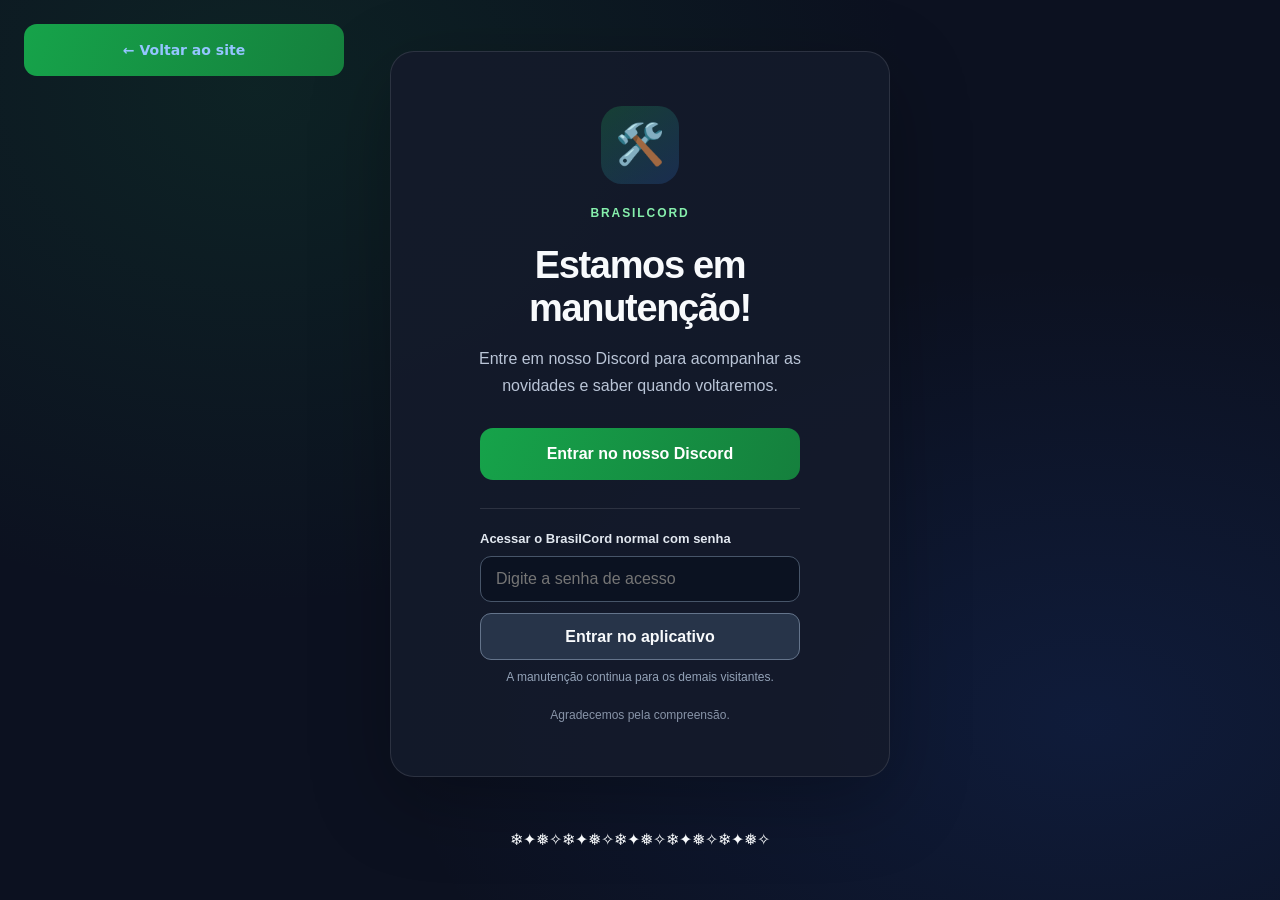
<file: cadastro.html>
<!doctype html>
<html lang="pt-BR">
<head>
  <meta charset="UTF-8">
  <meta name="viewport" content="width=device-width,initial-scale=1,viewport-fit=cover">
  <meta name="theme-color" content="#041828">
  <meta name="description" content="Crie sua conta no BrasilCord.">
  <meta http-equiv="Content-Security-Policy" content="default-src 'self'; img-src 'self' data:; script-src 'self'; style-src 'self'; connect-src 'self' https://brasilcord-backend.onrender.com https://brasilcord-sinalizacao-dkx157.onrender.com; form-action 'self'; base-uri 'self';">
  <title>Criar conta — BrasilCord</title>
  <link rel="icon" href="assets/brand-icon.png" type="image/png">
  <link rel="stylesheet" href="landing.css"><link rel="stylesheet" href="auth.css">
  <script src="access-guard.js"></script>
  <script src="landing.js" defer></script>
  <script src="auth.js" defer></script>
<link rel="stylesheet" href="gradients.css">
  <link rel="stylesheet" href="brasil-theme.css">
  <link rel="stylesheet" href="holiday-site.css">
  <script src="holiday-site.js" defer></script>
</head>
<body data-theme="light" class="auth-body"><a class="skip-link" href="#conteudo">Pular para o conteúdo</a>
<header class="site-header">
  <div class="container header-inner">
    <a class="brand" href="./" aria-label="BrasilCord, voltar à página inicial">
      <img src="assets/brand-icon.png" width="42" height="42" alt=""><strong>BrasilCord</strong>
    </a>
    <button class="mobile-menu-toggle" type="button" aria-expanded="false" aria-controls="header-menu" aria-label="Abrir menu"><span></span><span></span><span></span></button>
    <div class="header-menu" id="header-menu">
      <nav class="nav-links" aria-label="Navegação principal">
        <a href="./#recursos">Recursos</a><a href="./#seguranca">Segurança</a><a href="como-usar.html">Como usar</a><a href="parceiros.html">Parceiros</a>
      </nav>
      <div class="header-actions">
        <div class="theme-switch" role="group" aria-label="Aparência do site">
          <button type="button" data-set-theme="auto" aria-label="Seguir aparência do dispositivo" title="Automático">◐</button>
          <button type="button" data-set-theme="light" aria-label="Tema claro" title="Tema claro">☼</button>
          <button type="button" data-set-theme="dark" aria-label="Tema escuro" title="Tema escuro">☾</button>
        </div>
        <a class="btn btn-subtle btn-small" href="downloads.html">Baixar</a>
      </div>
    </div>
  </div>
</header>
<main id="conteudo" class="auth-main auth-register" data-auth-view="register">
  <section class="auth-panel" aria-labelledby="auth-title">
    <div class="auth-brand-small"><img src="assets/brand-icon.png" alt="" width="38" height="38"><span>Faça parte da nossa comunidade</span></div>
    <h1 id="auth-title"><span class="bc-gradient-text">Criar a sua conta</span></h1>
    <p class="auth-intro">Crie sua conta para conversar, criar e conviver. O BrasilCord está em versão beta.</p>
    <form id="auth-form" autocomplete="on">
      <div class="auth-field">
        <label for="register-invite-code">Código de acesso à Beta <span class="optional">(opcional)</span></label>
        <input id="register-invite-code" name="inviteCode" type="text" autocomplete="off" maxlength="40" placeholder="Convite Beta" disabled aria-describedby="beta-help">
        <small id="beta-help">O BrasilCord está em fase Beta, mas o cadastro não exige código de convite no momento.</small>
      </div>
      <div class="auth-field">
        <label for="register-username">Nome de usuário</label>
        <input id="register-username" type="text" name="username" autocomplete="username" minlength="3" maxlength="28" pattern="[A-Za-z0-9_]{3,28}" placeholder="seu_usuario" required>
        <small>De 3 a 28 caracteres: letras, números e sublinhado (_). É único no BrasilCord.</small>
      </div>
      <div class="auth-field">
        <label for="register-display-name">Nome de exibição <span class="optional">(opcional)</span></label>
        <input id="register-display-name" type="text" name="displayName" maxlength="40" placeholder="Como gostaria de aparecer?">
      </div>
      <div class="auth-field">
        <label for="register-email">E-mail</label>
        <input id="register-email" type="email" name="email" autocomplete="email" maxlength="254" inputmode="email" placeholder="voce@exemplo.com" required>
      </div>
      <div class="auth-field">
        <label for="register-password">Senha</label>
        <div class="input-password"><input id="register-password" type="password" name="password" autocomplete="new-password" minlength="8" maxlength="128" placeholder="Crie uma senha segura" required><button type="button" class="toggle-password" data-toggle-password="register-password" aria-label="Mostrar senha" aria-pressed="false"><svg viewBox="0 0 24 24" aria-hidden="true" fill="none" stroke="currentColor" stroke-width="1.8" stroke-linecap="round" stroke-linejoin="round"><path d="M2 12s3.8-6 10-6 10 6 10 6-3.8 6-10 6-10-6-10-6Z"/><circle cx="12" cy="12" r="3"/></svg></button></div>
        <small>Pelo menos 8 caracteres. Uma frase curta funciona bem.</small>
      </div>
      <div class="auth-field">
        <label for="register-password-confirm">Repita a senha</label>
        <div class="input-password"><input id="register-password-confirm" type="password" name="confirmPassword" autocomplete="new-password" minlength="8" maxlength="128" placeholder="Confirme sua senha" required><button type="button" class="toggle-password" data-toggle-password="register-password-confirm" aria-label="Mostrar senha" aria-pressed="false"><svg viewBox="0 0 24 24" aria-hidden="true" fill="none" stroke="currentColor" stroke-width="1.8" stroke-linecap="round" stroke-linejoin="round"><path d="M2 12s3.8-6 10-6 10 6 10 6-3.8 6-10 6-10-6-10-6Z"/><circle cx="12" cy="12" r="3"/></svg></button></div>
      </div>
      <fieldset class="birthdate-group" aria-describedby="birthdate-help">
        <legend>Data de nascimento</legend>
        <div class="birthdate-grid">
          <label for="birth-day">Dia <input id="birth-day" name="birthDay" type="text" inputmode="numeric" autocomplete="bday-day" placeholder="DD" maxlength="2" pattern="[0-9]{1,2}" required></label>
          <label for="birth-month">Mês <input id="birth-month" name="birthMonth" type="text" inputmode="numeric" autocomplete="bday-month" placeholder="MM" maxlength="2" pattern="[0-9]{1,2}" required></label>
          <label for="birth-year">Ano <input id="birth-year" name="birthYear" type="text" inputmode="numeric" autocomplete="bday-year" placeholder="AAAA" maxlength="4" pattern="[0-9]{4}" required></label>
        </div>
        <small id="birthdate-help">Informe uma data válida. Ela é validada no navegador e não é enviada ao servidor nesta versão.</small>
      </fieldset>
      <div class="auth-consents">
        <label class="auth-check"><input type="checkbox" name="beta" required><span>Li as <a href="termos.html" target="_blank" rel="noopener noreferrer">condições de uso</a> e entendo que o BrasilCord está em Beta e pode mudar.</span></label>
        <label class="auth-check"><input type="checkbox" name="privacy" required><span>Li as <a href="privacidade.html" target="_blank" rel="noopener noreferrer">informações de privacidade</a> do BrasilCord.</span></label>
      </div>
      <div class="auth-security-note" role="note"><span aria-hidden="true">✓</span> Seus dados de cadastro são enviados ao serviço oficial do BrasilCord. Nunca compartilhe sua senha.</div>
      <button class="auth-submit" type="submit">Criar conta</button>
      <p class="auth-message" id="auth-message" role="status" aria-live="polite"></p>
    </form>
    <form id="auth-otp-form" class="otp-form" hidden>
      <h2>Confirme seu e-mail</h2><p>Enviamos um código de seis números. Digite-o para ativar sua sessão.</p>
      <div class="auth-field"><label for="auth-otp-code">Código de verificação</label><input id="auth-otp-code" name="otp" type="text" inputmode="numeric" autocomplete="one-time-code" pattern="[0-9]{6}" minlength="6" maxlength="6" placeholder="000000" required></div>
      <button class="auth-submit" type="submit">Confirmar código</button>
      <button class="auth-link-button" type="button" id="auth-otp-back">Voltar ao cadastro</button>
      <p class="auth-message" id="auth-otp-message" role="status" aria-live="polite"></p>
    </form>
    <p class="auth-switch">Já tem conta? <a href="login.html">Entrar</a></p>
  </section>
</main>
<footer class="auth-footer" aria-label="Rodapé"><a href="./#seguranca">Segurança e privacidade</a><a href="https://discord.gg/KgJg3qnj3r" target="_blank" rel="noopener noreferrer">Precisa de ajuda? Discord</a></footer>
</body></html>
</file>
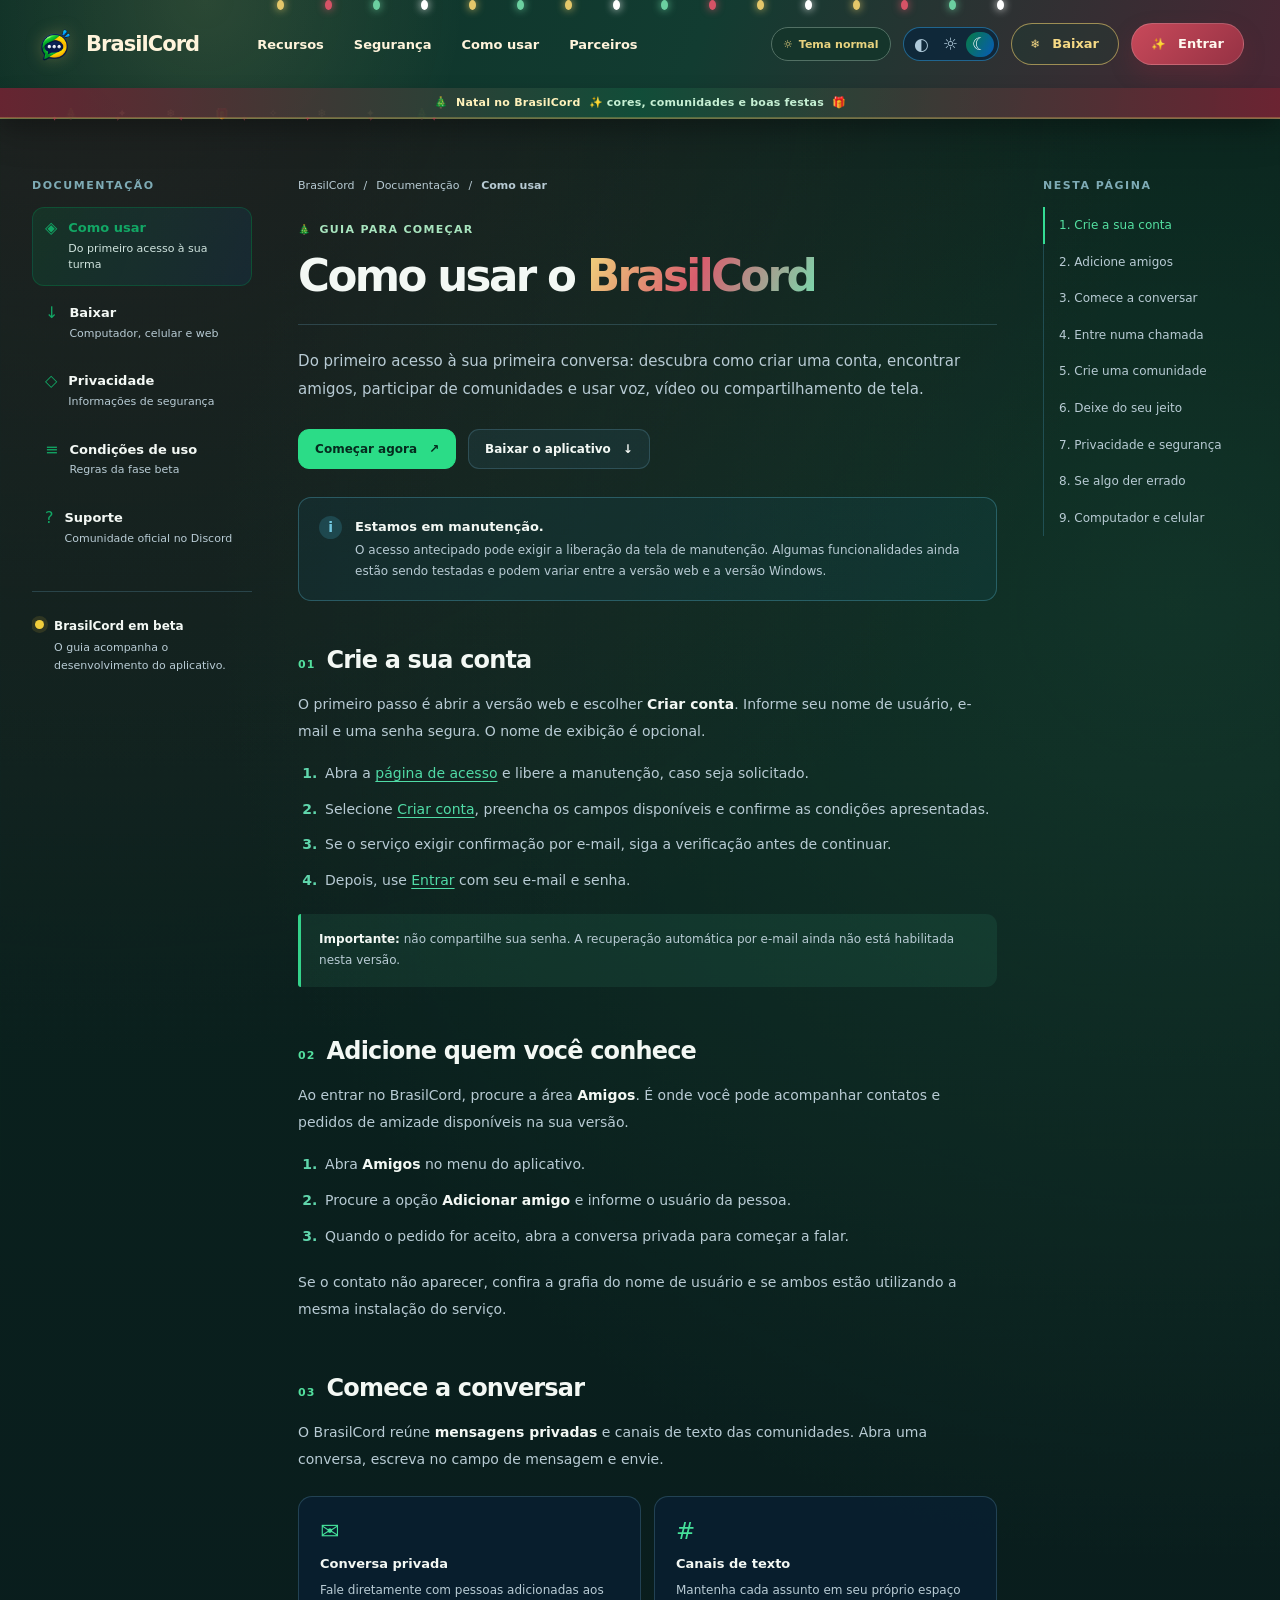
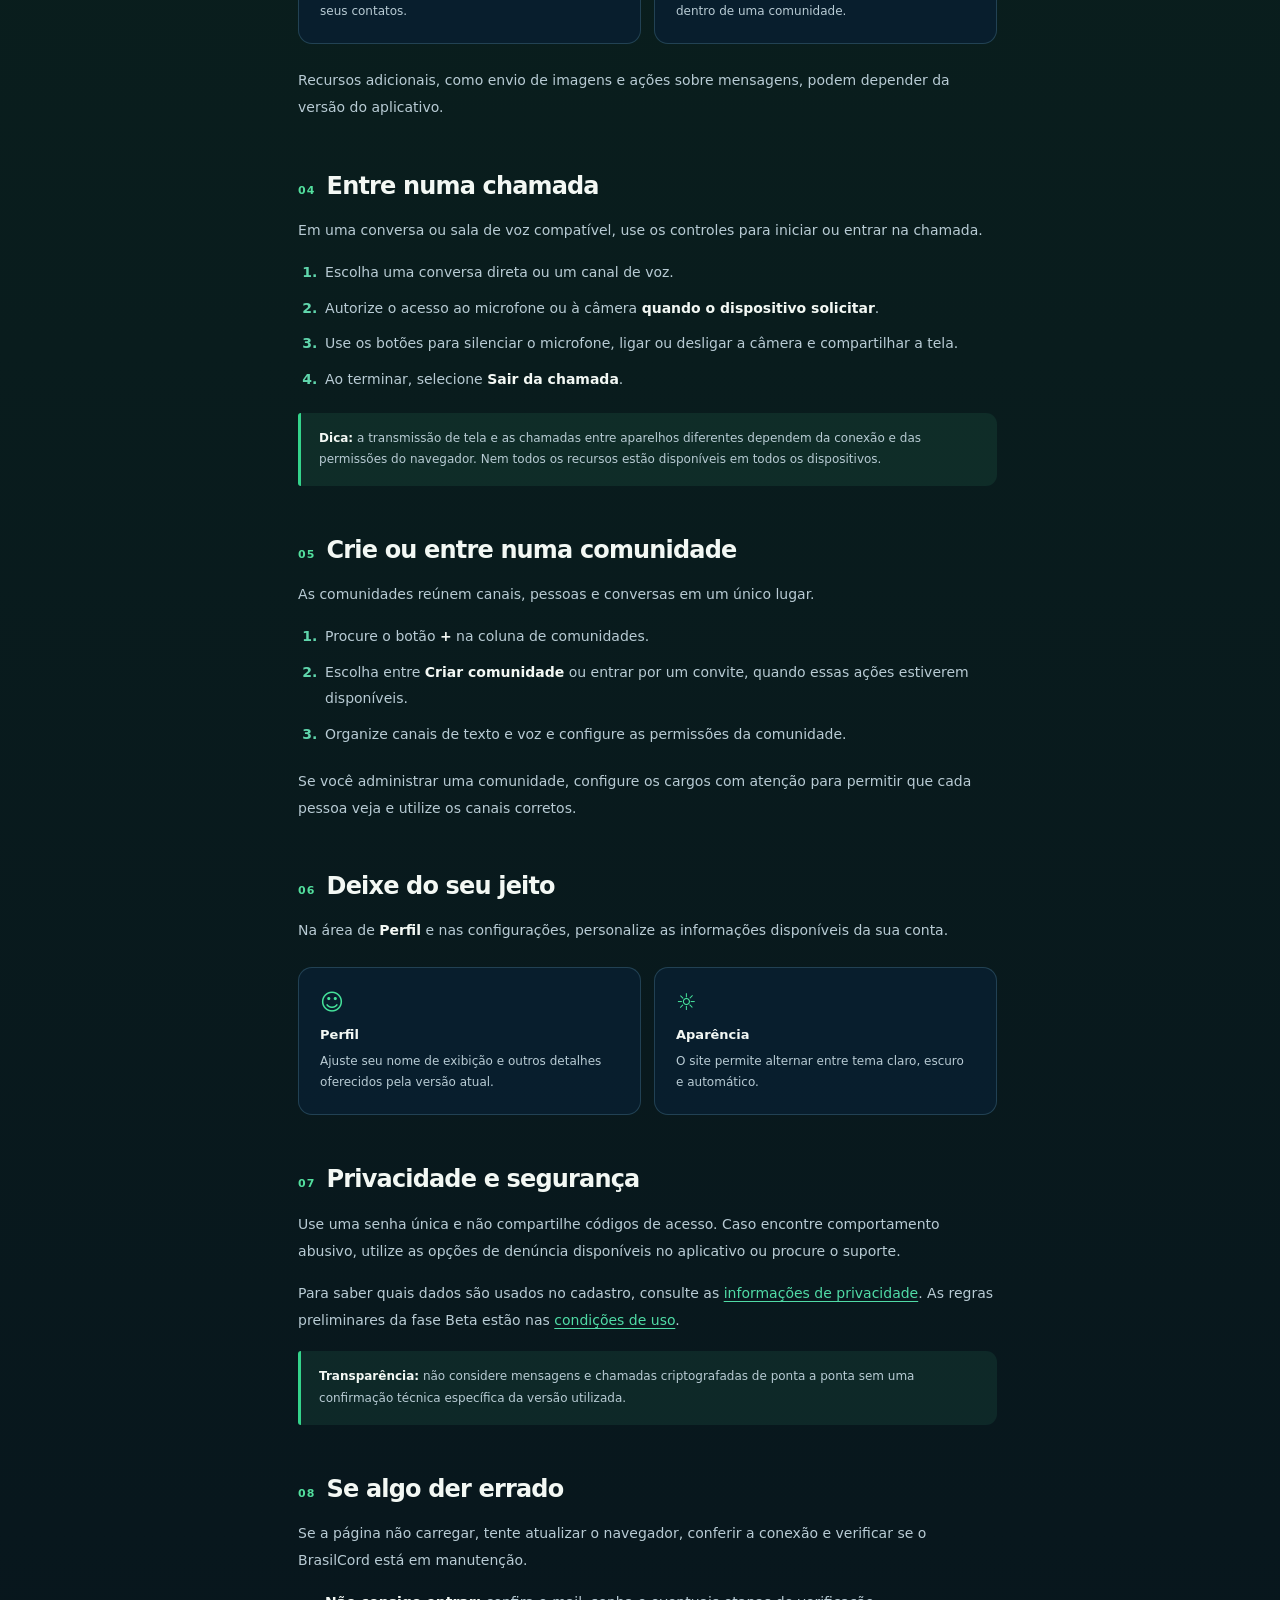
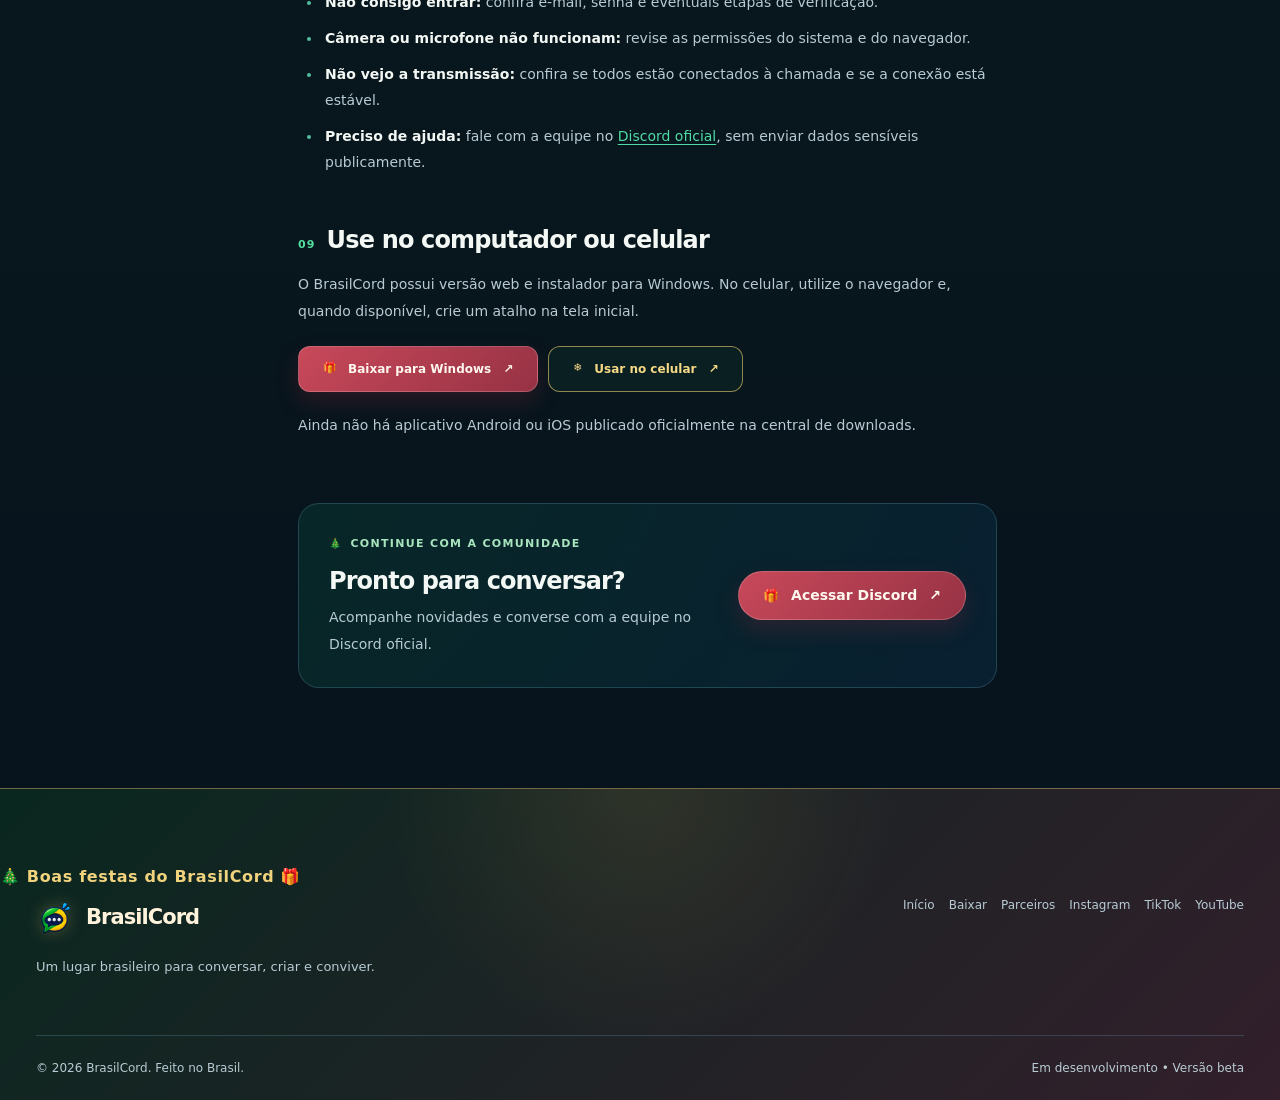
<file: como-usar.html>
<!doctype html>
<html lang="pt-BR">
<head>
  <meta charset="utf-8">
  <meta name="viewport" content="width=device-width,initial-scale=1,viewport-fit=cover">
  <meta name="theme-color" content="#041828">
  <meta name="description" content="Guia completo do BrasilCord: primeiros passos, amigos, mensagens, chamadas, comunidades e configurações.">
  <meta http-equiv="Content-Security-Policy" content="default-src 'self'; img-src 'self' data:; style-src 'self'; script-src 'self'; base-uri 'self';">
  <title>Como usar o BrasilCord — Guia e documentação</title>
  <link rel="icon" href="assets/brand-icon.png" type="image/png">
  <link rel="stylesheet" href="landing.css">
  <link rel="stylesheet" href="gradients.css">
  <link rel="stylesheet" href="docs.css">
  <script src="landing.js" defer></script>
  <script src="docs.js" defer></script>
  <link rel="stylesheet" href="brasil-theme.css">
  <link rel="stylesheet" href="holiday-site.css">
  <script src="holiday-site.js" defer></script>
</head>
<body data-theme="dark" class="docs-body">
  <a class="skip-link" href="#conteudo">Pular para o guia</a>
  <header class="site-header">
    <div class="container header-inner">
      <a class="brand" href="./" aria-label="BrasilCord — página inicial">
        <img src="assets/brand-icon.png" width="42" height="42" alt="">
        <strong>BrasilCord</strong>
      </a>
      <button class="mobile-menu-toggle" type="button" aria-expanded="false" aria-controls="header-menu" aria-label="Abrir menu"><span></span><span></span><span></span></button>
      <div class="header-menu" id="header-menu">
        <nav class="nav-links" aria-label="Menu principal">
          <a href="./#recursos">Recursos</a>
          <a href="./#seguranca">Segurança</a>
          <a href="como-usar.html" aria-current="page">Como usar</a>
          <a href="parceiros.html">Parceiros</a>
        </nav>
        <div class="header-actions">
          <div class="theme-switch" role="group" aria-label="Aparência do site">
            <button type="button" data-set-theme="auto" aria-label="Seguir aparência do dispositivo" title="Automático">◐</button>
            <button type="button" data-set-theme="light" aria-label="Tema claro" title="Tema claro">☼</button>
            <button type="button" data-set-theme="dark" aria-label="Tema escuro" title="Tema escuro">☾</button>
          </div>
          <a class="btn btn-subtle btn-small" href="downloads.html">Baixar</a>
          <a class="btn btn-dark btn-small" href="acesso.html">Entrar</a>
        </div>
      </div>
    </div>
  </header>

  <main id="conteudo">
    <div class="docs-shell">
      <aside class="docs-sidebar" aria-label="Menu da documentação">
        <div class="docs-sidebar-inner">
          <p class="docs-nav-eyebrow">Documentação</p>
          <nav class="docs-primary-nav" aria-label="Páginas de ajuda">
            <a class="docs-primary-link active" aria-current="page" href="como-usar.html"><span aria-hidden="true">◈</span><span><strong>Como usar</strong><small>Do primeiro acesso à sua turma</small></span></a>
            <a class="docs-primary-link" href="downloads.html"><span aria-hidden="true">↓</span><span><strong>Baixar</strong><small>Computador, celular e web</small></span></a>
            <a class="docs-primary-link" href="privacidade.html"><span aria-hidden="true">◇</span><span><strong>Privacidade</strong><small>Informações de segurança</small></span></a>
            <a class="docs-primary-link" href="termos.html"><span aria-hidden="true">≡</span><span><strong>Condições de uso</strong><small>Regras da fase beta</small></span></a>
            <a class="docs-primary-link" href="https://discord.gg/KgJg3qnj3r" target="_blank" rel="noopener noreferrer"><span aria-hidden="true">?</span><span><strong>Suporte</strong><small>Comunidade oficial no Discord</small></span></a>
          </nav>
          <div class="docs-sidebar-note">
            <span class="status-dot" aria-hidden="true"></span>
            <div><strong>BrasilCord em beta</strong><p>O guia acompanha o desenvolvimento do aplicativo.</p></div>
          </div>
        </div>
      </aside>

      <article class="docs-article" aria-labelledby="guide-title">
        <div class="docs-breadcrumb"><a href="./">BrasilCord</a><span aria-hidden="true">/</span><span>Documentação</span><span aria-hidden="true">/</span><strong>Como usar</strong></div>
        <p class="eyebrow">Guia para começar</p>
        <h1 id="guide-title">Como usar o <span class="bc-gradient-text">BrasilCord</span></h1>
        <p class="docs-intro">Do primeiro acesso à sua primeira conversa: descubra como criar uma conta, encontrar amigos, participar de comunidades e usar voz, vídeo ou compartilhamento de tela.</p>

        <div class="docs-quick-actions">
          <a class="docs-quick-primary" href="acesso.html">Começar agora <span aria-hidden="true">↗</span></a>
          <a class="docs-quick-secondary" href="downloads.html">Baixar o aplicativo <span aria-hidden="true">↓</span></a>
        </div>
        <div class="docs-alert" role="note"><span class="docs-alert-icon" aria-hidden="true">i</span><div><strong>Estamos em manutenção.</strong><p>O acesso antecipado pode exigir a liberação da tela de manutenção. Algumas funcionalidades ainda estão sendo testadas e podem variar entre a versão web e a versão Windows.</p></div></div>

        <details class="docs-mobile-index">
          <summary>Nesta página <span aria-hidden="true">⌄</span></summary>
          <nav aria-label="Índice do guia para celular">
            <a href="#primeiro-acesso">1. Crie sua conta</a>
            <a href="#amigos">2. Adicione amigos</a>
            <a href="#conversas">3. Comece a conversar</a>
            <a href="#chamadas">4. Entre numa chamada</a>
            <a href="#comunidades">5. Participe de comunidades</a>
            <a href="#perfil">6. Personalize seu perfil</a>
            <a href="#seguranca">7. Privacidade e segurança</a>
            <a href="#problemas">8. Resolução de problemas</a>
            <a href="#dispositivos">9. Computador e celular</a>
          </nav>
        </details>

        <section class="docs-chapter" id="primeiro-acesso">
          <div class="docs-chapter-header"><span class="chapter-num">01</span><h2>Crie a sua conta</h2></div>
          <p>O primeiro passo é abrir a versão web e escolher <strong>Criar conta</strong>. Informe seu nome de usuário, e-mail e uma senha segura. O nome de exibição é opcional.</p>
          <ol class="docs-steps">
            <li>Abra a <a href="acesso.html">página de acesso</a> e libere a manutenção, caso seja solicitado.</li>
            <li>Selecione <a href="cadastro.html">Criar conta</a>, preencha os campos disponíveis e confirme as condições apresentadas.</li>
            <li>Se o serviço exigir confirmação por e-mail, siga a verificação antes de continuar.</li>
            <li>Depois, use <a href="login.html">Entrar</a> com seu e-mail e senha.</li>
          </ol>
          <div class="docs-tip"><strong>Importante:</strong> não compartilhe sua senha. A recuperação automática por e-mail ainda não está habilitada nesta versão.</div>
        </section>

        <section class="docs-chapter" id="amigos">
          <div class="docs-chapter-header"><span class="chapter-num">02</span><h2>Adicione quem você conhece</h2></div>
          <p>Ao entrar no BrasilCord, procure a área <strong>Amigos</strong>. É onde você pode acompanhar contatos e pedidos de amizade disponíveis na sua versão.</p>
          <ol class="docs-steps">
            <li>Abra <strong>Amigos</strong> no menu do aplicativo.</li>
            <li>Procure a opção <strong>Adicionar amigo</strong> e informe o usuário da pessoa.</li>
            <li>Quando o pedido for aceito, abra a conversa privada para começar a falar.</li>
          </ol>
          <p>Se o contato não aparecer, confira a grafia do nome de usuário e se ambos estão utilizando a mesma instalação do serviço.</p>
        </section>

        <section class="docs-chapter" id="conversas">
          <div class="docs-chapter-header"><span class="chapter-num">03</span><h2>Comece a conversar</h2></div>
          <p>O BrasilCord reúne <strong>mensagens privadas</strong> e canais de texto das comunidades. Abra uma conversa, escreva no campo de mensagem e envie.</p>
          <div class="docs-info-grid">
            <div class="docs-info-card"><span aria-hidden="true">✉</span><strong>Conversa privada</strong><p>Fale diretamente com pessoas adicionadas aos seus contatos.</p></div>
            <div class="docs-info-card"><span aria-hidden="true">#</span><strong>Canais de texto</strong><p>Mantenha cada assunto em seu próprio espaço dentro de uma comunidade.</p></div>
          </div>
          <p>Recursos adicionais, como envio de imagens e ações sobre mensagens, podem depender da versão do aplicativo.</p>
        </section>

        <section class="docs-chapter" id="chamadas">
          <div class="docs-chapter-header"><span class="chapter-num">04</span><h2>Entre numa chamada</h2></div>
          <p>Em uma conversa ou sala de voz compatível, use os controles para iniciar ou entrar na chamada.</p>
          <ol class="docs-steps">
            <li>Escolha uma conversa direta ou um canal de voz.</li>
            <li>Autorize o acesso ao microfone ou à câmera <strong>quando o dispositivo solicitar</strong>.</li>
            <li>Use os botões para silenciar o microfone, ligar ou desligar a câmera e compartilhar a tela.</li>
            <li>Ao terminar, selecione <strong>Sair da chamada</strong>.</li>
          </ol>
          <div class="docs-tip"><strong>Dica:</strong> a transmissão de tela e as chamadas entre aparelhos diferentes dependem da conexão e das permissões do navegador. Nem todos os recursos estão disponíveis em todos os dispositivos.</div>
        </section>

        <section class="docs-chapter" id="comunidades">
          <div class="docs-chapter-header"><span class="chapter-num">05</span><h2>Crie ou entre numa comunidade</h2></div>
          <p>As comunidades reúnem canais, pessoas e conversas em um único lugar.</p>
          <ol class="docs-steps">
            <li>Procure o botão <strong>+</strong> na coluna de comunidades.</li>
            <li>Escolha entre <strong>Criar comunidade</strong> ou entrar por um convite, quando essas ações estiverem disponíveis.</li>
            <li>Organize canais de texto e voz e configure as permissões da comunidade.</li>
          </ol>
          <p>Se você administrar uma comunidade, configure os cargos com atenção para permitir que cada pessoa veja e utilize os canais corretos.</p>
        </section>

        <section class="docs-chapter" id="perfil">
          <div class="docs-chapter-header"><span class="chapter-num">06</span><h2>Deixe do seu jeito</h2></div>
          <p>Na área de <strong>Perfil</strong> e nas configurações, personalize as informações disponíveis da sua conta.</p>
          <div class="docs-info-grid">
            <div class="docs-info-card"><span aria-hidden="true">☺</span><strong>Perfil</strong><p>Ajuste seu nome de exibição e outros detalhes oferecidos pela versão atual.</p></div>
            <div class="docs-info-card"><span aria-hidden="true">☼</span><strong>Aparência</strong><p>O site permite alternar entre tema claro, escuro e automático.</p></div>
          </div>
        </section>

        <section class="docs-chapter" id="seguranca">
          <div class="docs-chapter-header"><span class="chapter-num">07</span><h2>Privacidade e segurança</h2></div>
          <p>Use uma senha única e não compartilhe códigos de acesso. Caso encontre comportamento abusivo, utilize as opções de denúncia disponíveis no aplicativo ou procure o suporte.</p>
          <p>Para saber quais dados são usados no cadastro, consulte as <a href="privacidade.html">informações de privacidade</a>. As regras preliminares da fase Beta estão nas <a href="termos.html">condições de uso</a>.</p>
          <div class="docs-tip"><strong>Transparência:</strong> não considere mensagens e chamadas criptografadas de ponta a ponta sem uma confirmação técnica específica da versão utilizada.</div>
        </section>

        <section class="docs-chapter" id="problemas">
          <div class="docs-chapter-header"><span class="chapter-num">08</span><h2>Se algo der errado</h2></div>
          <p>Se a página não carregar, tente atualizar o navegador, conferir a conexão e verificar se o BrasilCord está em manutenção.</p>
          <ul class="docs-bullets">
            <li><strong>Não consigo entrar:</strong> confira e-mail, senha e eventuais etapas de verificação.</li>
            <li><strong>Câmera ou microfone não funcionam:</strong> revise as permissões do sistema e do navegador.</li>
            <li><strong>Não vejo a transmissão:</strong> confira se todos estão conectados à chamada e se a conexão está estável.</li>
            <li><strong>Preciso de ajuda:</strong> fale com a equipe no <a href="https://discord.gg/KgJg3qnj3r" target="_blank" rel="noopener noreferrer">Discord oficial</a>, sem enviar dados sensíveis publicamente.</li>
          </ul>
        </section>

        <section class="docs-chapter" id="dispositivos">
          <div class="docs-chapter-header"><span class="chapter-num">09</span><h2>Use no computador ou celular</h2></div>
          <p>O BrasilCord possui versão web e instalador para Windows. No celular, utilize o navegador e, quando disponível, crie um atalho na tela inicial.</p>
          <div class="docs-platform-actions"><a class="btn btn-blue" href="downloads.html#computador">Baixar para Windows <span aria-hidden="true">↗</span></a><a class="btn btn-outline" href="downloads.html#celular">Usar no celular <span aria-hidden="true">↗</span></a></div>
          <p>Ainda não há aplicativo Android ou iOS publicado oficialmente na central de downloads.</p>
        </section>
        <div class="docs-end-card"><div><p class="eyebrow">Continue com a comunidade</p><h2>Pronto para conversar?</h2><p>Acompanhe novidades e converse com a equipe no Discord oficial.</p></div><a class="btn btn-blue" href="https://discord.gg/KgJg3qnj3r" target="_blank" rel="noopener noreferrer">Acessar Discord <span aria-hidden="true">↗</span></a></div>
      </article>

      <aside class="docs-toc" aria-label="Índice desta página">
        <p class="docs-nav-eyebrow">Nesta página</p>
        <nav>
          <a href="#primeiro-acesso">1. Crie a sua conta</a>
          <a href="#amigos">2. Adicione amigos</a>
          <a href="#conversas">3. Comece a conversar</a>
          <a href="#chamadas">4. Entre numa chamada</a>
          <a href="#comunidades">5. Crie uma comunidade</a>
          <a href="#perfil">6. Deixe do seu jeito</a>
          <a href="#seguranca">7. Privacidade e segurança</a>
          <a href="#problemas">8. Se algo der errado</a>
          <a href="#dispositivos">9. Computador e celular</a>
        </nav>
      </aside>
    </div>
  </main>
  <footer class="site-footer">
    <div class="container docs-footer-inner">
      <div><a href="./" class="brand"><img src="assets/brand-icon.png" alt="" width="40" height="40"><strong>BrasilCord</strong></a><p>Um lugar brasileiro para conversar, criar e conviver.</p></div>
      <nav aria-label="Links do rodapé"><a href="./">Início</a><a href="downloads.html">Baixar</a><a href="parceiros.html">Parceiros</a><a href="https://www.instagram.com/brasilcordofc/" target="_blank" rel="noopener noreferrer">Instagram</a><a href="https://www.tiktok.com/@brasilcord1" target="_blank" rel="noopener noreferrer">TikTok</a><a href="https://www.youtube.com/@brasilcord" target="_blank" rel="noopener noreferrer">YouTube</a></nav>
    </div>
    <div class="container footer-bottom"><span>© <span id="footer-year">2026</span> BrasilCord. Feito no Brasil.</span><span>Em desenvolvimento • Versão beta</span></div>
  </footer>
</body>
</html>
</file>
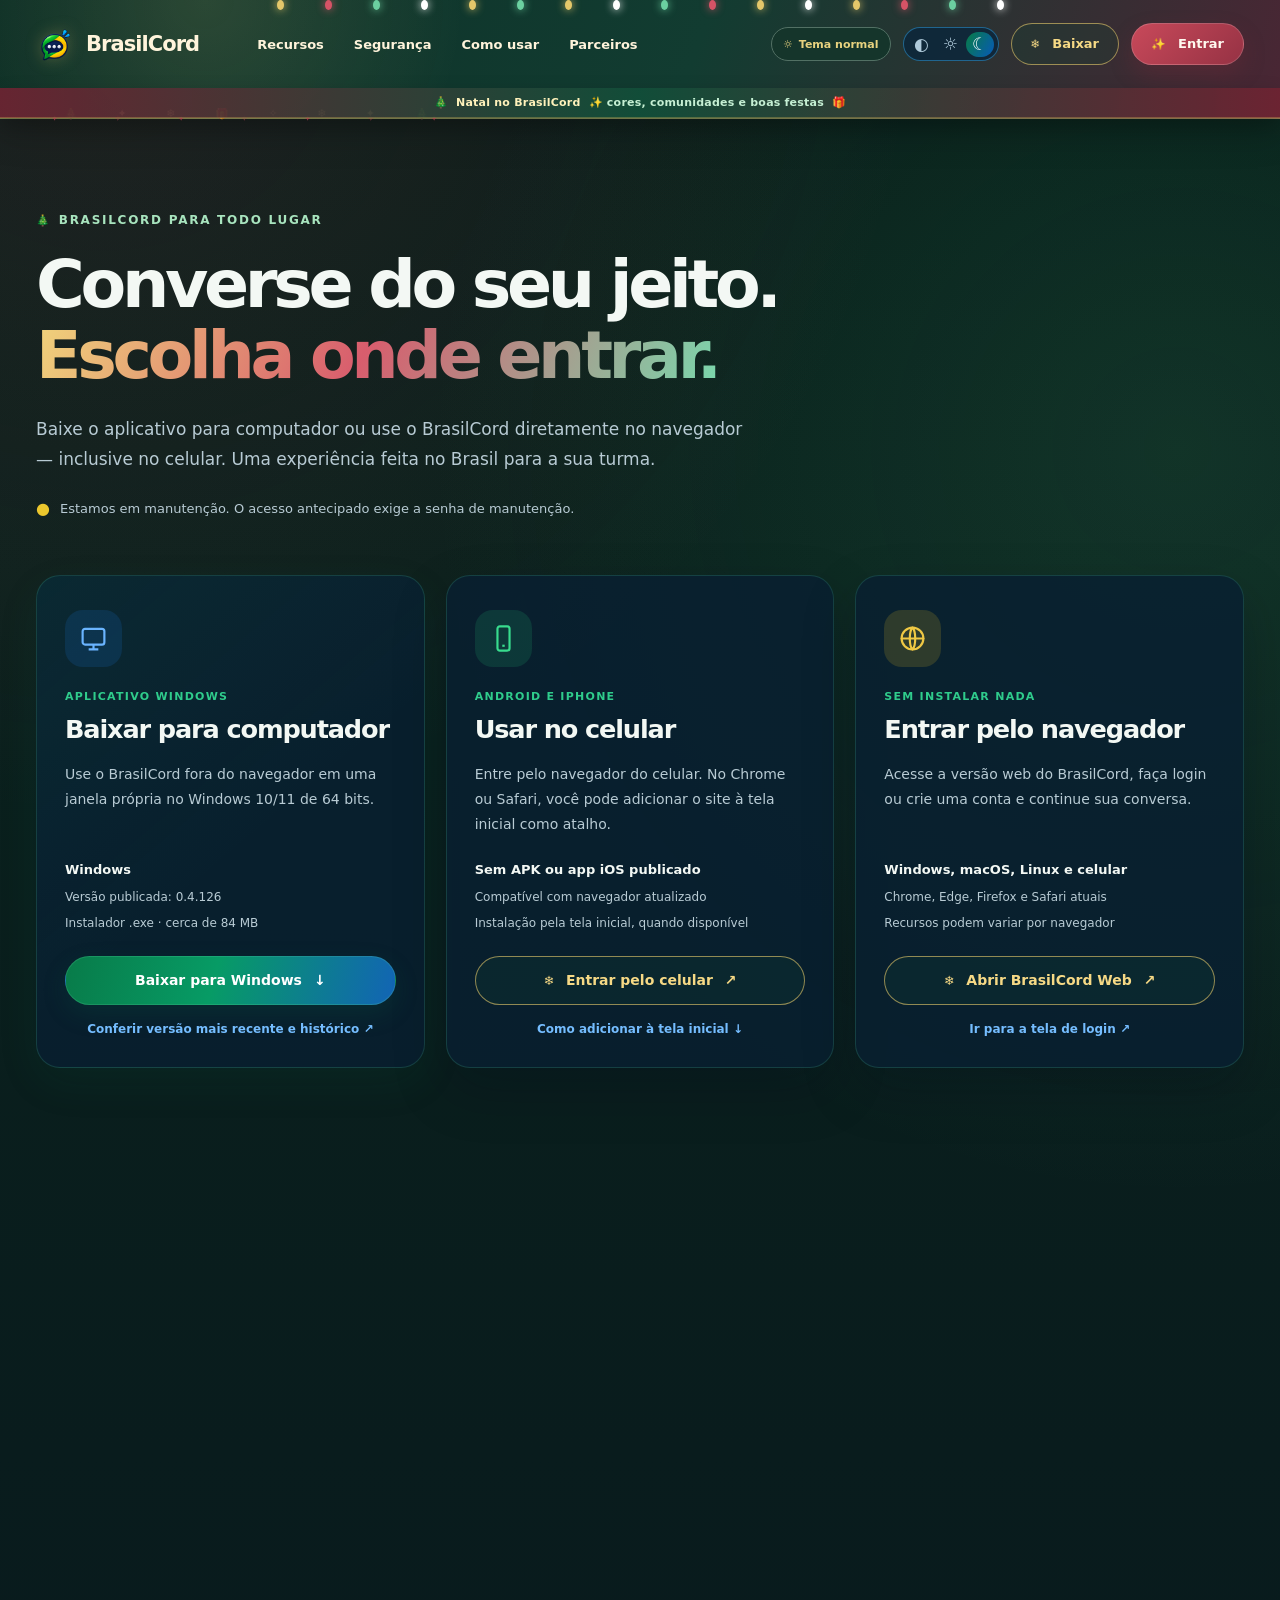
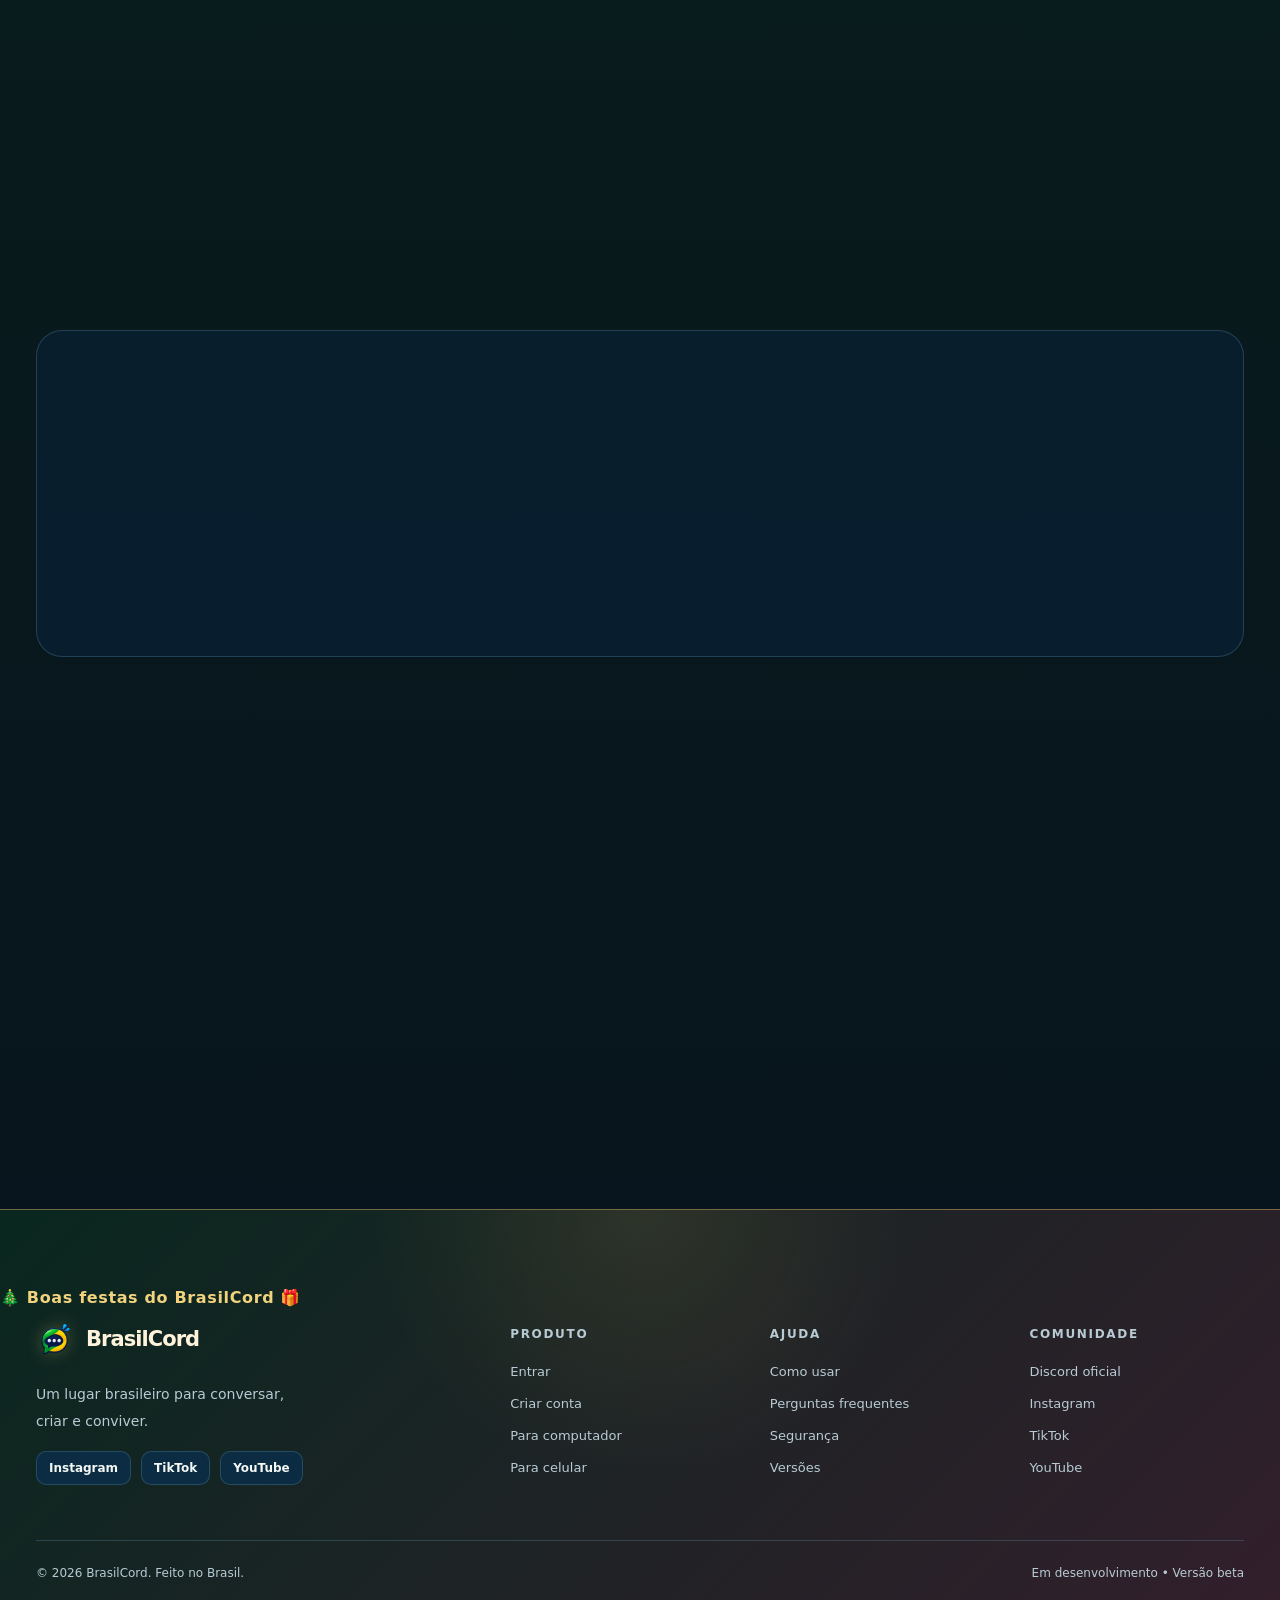
<file: downloads.html>
<!doctype html>
<html lang="pt-BR">
<head>
<meta charset="UTF-8">
<meta name="viewport" content="width=device-width,initial-scale=1,viewport-fit=cover">
<meta name="theme-color" content="#041828">
<meta name="description" content="Escolha como usar o BrasilCord: baixe para Windows, abra pelo navegador ou use no celular, com acesso antecipado durante a manutenção.">
<meta http-equiv="Content-Security-Policy" content="default-src 'self'; img-src 'self' data:; style-src 'self'; script-src 'self'; connect-src 'self'; base-uri 'self';">
<title>Baixar BrasilCord — Computador, celular e navegador</title>
<link rel="icon" href="assets/brand-icon.png" type="image/png">
<link rel="stylesheet" href="landing.css">
<link rel="stylesheet" href="download.css">
<script src="landing.js" defer></script>
<link rel="stylesheet" href="gradients.css">
  <link rel="stylesheet" href="brasil-theme.css">
  <link rel="stylesheet" href="holiday-site.css">
  <script src="holiday-site.js" defer></script>
</head>
<body data-theme="dark">
<a class="skip-link" href="#conteudo">Pular para o conteúdo</a>
<header class="site-header">
<div class="container header-inner">
<a class="brand" href="./" aria-label="Voltar ao BrasilCord"><img src="assets/brand-icon.png" width="42" height="42" alt=""><strong>BrasilCord</strong></a>
<button class="mobile-menu-toggle" type="button" aria-expanded="false" aria-controls="header-menu" aria-label="Abrir menu"><span></span><span></span><span></span></button>
<div class="header-menu" id="header-menu">
<nav class="nav-links" aria-label="Menu principal"><a href="./#recursos">Recursos</a><a href="./#seguranca">Segurança</a><a href="como-usar.html">Como usar</a><a href="parceiros.html">Parceiros</a></nav>
<div class="header-actions">
<div class="theme-switch" role="group" aria-label="Aparência do site"><button type="button" data-set-theme="auto" aria-label="Seguir aparência do dispositivo" title="Automático">◐</button><button type="button" data-set-theme="light" aria-label="Tema claro" title="Tema claro">☼</button><button type="button" data-set-theme="dark" aria-label="Tema escuro" title="Tema escuro">☾</button></div>
<a class="btn btn-subtle btn-small" href="downloads.html" aria-current="page">Baixar</a>
<a class="btn btn-dark btn-small" href="acesso.html">Entrar</a>
</div></div></div>
</header>
<main id="conteudo">
<section class="download-hero container">
<p class="eyebrow">BrasilCord para todo lugar</p>
<h1>Converse do seu jeito.<br><span class="bc-gradient-text">Escolha onde entrar.</span></h1>
<p>Baixe o aplicativo para computador ou use o BrasilCord diretamente no navegador — inclusive no celular. Uma experiência feita no Brasil para a sua turma.</p>
<div class="hero-note"><span aria-hidden="true">●</span> Estamos em manutenção. O acesso antecipado exige a senha de manutenção.</div>
</section>
<section class="container downloads-section" aria-label="Escolha sua plataforma">
<div class="downloads-grid">
<article class="download-card featured" id="computador">
<div class="download-icon" aria-hidden="true"><svg viewBox="0 0 24 24" fill="none" stroke="currentColor" stroke-width="1.8" stroke-linejoin="round"><rect x="3" y="4" width="18" height="13" rx="2"/><path d="M8 21h8m-4-4v4"/></svg></div>
<div class="download-card-tag">Aplicativo Windows</div>
<h2>Baixar para computador</h2>
<p>Use o BrasilCord fora do navegador em uma janela própria no Windows 10/11 de 64 bits.</p>
<div class="download-meta"><strong>Windows</strong><span>Versão publicada: 0.4.126</span><span>Instalador .exe · cerca de 84 MB</span></div>
<a class="btn btn-green download-action" href="https://github.com/cdopc7870-web/brasilcord-updates/releases/download/v0.4.126/BrasilCord-Setup-0.4.126.exe">Baixar para Windows <span aria-hidden="true">↓</span></a>
<a class="download-secondary" href="https://github.com/cdopc7870-web/brasilcord-updates/releases/latest" target="_blank" rel="noopener noreferrer">Conferir versão mais recente e histórico ↗</a>
</article>
<article class="download-card" id="celular">
<div class="download-icon phone" aria-hidden="true"><svg viewBox="0 0 24 24" fill="none" stroke="currentColor" stroke-width="1.8"><rect x="7" y="2" width="10" height="20" rx="2"/><path d="M11 18h2"/></svg></div>
<div class="download-card-tag">Android e iPhone</div>
<h2>Usar no celular</h2>
<p>Entre pelo navegador do celular. No Chrome ou Safari, você pode adicionar o site à tela inicial como atalho.</p>
<div class="download-meta"><strong>Sem APK ou app iOS publicado</strong><span>Compatível com navegador atualizado</span><span>Instalação pela tela inicial, quando disponível</span></div>
<a class="btn btn-outline download-action" href="acesso.html">Entrar pelo celular <span aria-hidden="true">↗</span></a>
<a class="download-secondary" href="#guia-celular">Como adicionar à tela inicial ↓</a>
</article>
<article class="download-card" id="navegador">
<div class="download-icon web" aria-hidden="true"><svg viewBox="0 0 24 24" fill="none" stroke="currentColor" stroke-width="1.8" stroke-linecap="round"><circle cx="12" cy="12" r="9"/><path d="M3 12h18M12 3c3 3 3 15 0 18M12 3c-3 3-3 15 0 18"/></svg></div>
<div class="download-card-tag">Sem instalar nada</div>
<h2>Entrar pelo navegador</h2>
<p>Acesse a versão web do BrasilCord, faça login ou crie uma conta e continue sua conversa.</p>
<div class="download-meta"><strong>Windows, macOS, Linux e celular</strong><span>Chrome, Edge, Firefox e Safari atuais</span><span>Recursos podem variar por navegador</span></div>
<a class="btn btn-outline download-action" href="acesso.html">Abrir BrasilCord Web <span aria-hidden="true">↗</span></a>
<a class="download-secondary" href="login.html">Ir para a tela de login ↗</a>
</article>
</div>
</section>
<section class="container download-trust" aria-labelledby="seguro-title">
<div><p class="eyebrow">Antes de instalar</p><h2 id="seguro-title">Transparência no download</h2><p>O instalador para Windows ainda não possui certificado de assinatura digital. O Windows pode exibir um alerta SmartScreen. Confira o nome do arquivo e a origem antes de continuar; se não reconhecer a origem, não execute o instalador.</p></div>
<a class="text-link" href="https://github.com/cdopc7870-web/brasilcord-updates/releases/latest" target="_blank" rel="noopener noreferrer">Ver arquivos oficiais no GitHub <span aria-hidden="true">↗</span></a>
</section>
<section class="container download-guide" id="guia-celular">
<p class="eyebrow">Como usar no celular</p>
<h2>BrasilCord no bolso, <span class="bc-gradient-text">sem complicação.</span></h2>
<div class="download-steps">
<div><span>01</span><h3>Abra o navegador</h3><p>Entre no BrasilCord usando Chrome (Android) ou Safari (iPhone), por exemplo.</p></div>
<div><span>02</span><h3>Adicione à tela inicial</h3><p>Android: menu do navegador → Instalar aplicativo ou Adicionar à tela inicial. iPhone: Compartilhar → Adicionar à Tela de Início.</p></div>
<div><span>03</span><h3>Entre na sua conta</h3><p>Use suas credenciais do BrasilCord. Durante a manutenção, é necessário liberar o acesso antecipado.</p></div>
</div>
</section>
<section class="container social-download">
<div><p class="eyebrow">Faça parte da comunidade</p><h2>Acompanhe o <span class="bc-gradient-text">BrasilCord</span></h2><p>Notícias, novidades do aplicativo, bastidores e próximos lançamentos nas nossas redes oficiais.</p></div>
<div class="social-download-links">
<a href="https://www.instagram.com/brasilcordofc/" target="_blank" rel="noopener noreferrer"><span class="social-icon instagram" aria-hidden="true">◎</span><span>Instagram<small>@brasilcordofc</small></span><span aria-hidden="true">↗</span></a>
<a href="https://www.tiktok.com/@brasilcord1" target="_blank" rel="noopener noreferrer"><span class="social-icon tiktok" aria-hidden="true">♪</span><span>TikTok<small>@brasilcord1</small></span><span aria-hidden="true">↗</span></a>
<a href="https://www.youtube.com/@brasilcord" target="_blank" rel="noopener noreferrer"><span class="social-icon youtube" aria-hidden="true">▶</span><span>YouTube<small>@brasilcord</small></span><span aria-hidden="true">↗</span></a>
</div>
</section>
<section class="container download-faq" aria-labelledby="faq-title">
<h2 id="faq-title">Antes de começar</h2>
<details><summary>Preciso criar outra conta no computador?</summary><p>Não. Use a mesma conta do BrasilCord no navegador ou no aplicativo, desde que esteja conectando ao mesmo serviço.</p></details>
<details><summary>Existe aplicativo Android ou iOS para baixar?</summary><p>Não há APK nem aplicativo de loja publicado oficialmente nesta página. Use a versão web ou o atalho na tela inicial.</p></details>
<details><summary>O aplicativo atualiza automaticamente?</summary><p>O aplicativo Windows possui sistema de atualização, mas a disponibilidade e o funcionamento dependem da versão instalada. Consulte os lançamentos oficiais para conferir a mais recente.</p></details>
<details><summary>Como posso entrar durante a manutenção?</summary><p>Abra a opção Entrar no navegador e utilize a senha de manutenção para liberar a versão normal. O controle por senha no site é apenas uma barreira visual.</p></details>
</section>
</main>
<footer class="site-footer">
<div class="container footer-grid">
<div class="footer-brand"><a class="brand" href="./"><img src="assets/brand-icon.png" alt="" width="42" height="42"><strong>BrasilCord</strong></a><p>Um lugar brasileiro para conversar, criar e conviver.</p>
<div class="socials"><a href="https://www.instagram.com/brasilcordofc/" target="_blank" rel="noopener noreferrer">Instagram</a><a href="https://www.tiktok.com/@brasilcord1" target="_blank" rel="noopener noreferrer">TikTok</a><a href="https://www.youtube.com/@brasilcord" target="_blank" rel="noopener noreferrer">YouTube</a></div></div>
<nav class="footer-column" aria-label="Produto"><h3>Produto</h3><a href="acesso.html">Entrar</a><a href="cadastro.html">Criar conta</a><a href="downloads.html#computador">Para computador</a><a href="downloads.html#celular">Para celular</a></nav>
<nav class="footer-column" aria-label="Ajuda"><h3>Ajuda</h3><a href="#guia-celular">Como usar</a><a href="#faq-title">Perguntas frequentes</a><a href="#seguro-title">Segurança</a><a href="https://github.com/cdopc7870-web/brasilcord-updates/releases/latest">Versões</a></nav>
<nav class="footer-column" aria-label="Comunidade"><h3>Comunidade</h3><a href="https://discord.gg/KgJg3qnj3r" target="_blank" rel="noopener noreferrer">Discord oficial</a><a href="https://www.instagram.com/brasilcordofc/" target="_blank" rel="noopener noreferrer">Instagram</a><a href="https://www.tiktok.com/@brasilcord1" target="_blank" rel="noopener noreferrer">TikTok</a><a href="https://www.youtube.com/@brasilcord" target="_blank" rel="noopener noreferrer">YouTube</a></nav>
</div>
<div class="container footer-bottom"><span>© <span id="footer-year">2026</span> BrasilCord. Feito no Brasil.</span><span>Em desenvolvimento • Versão beta</span></div>
</footer>
</body>
</html>
</file>
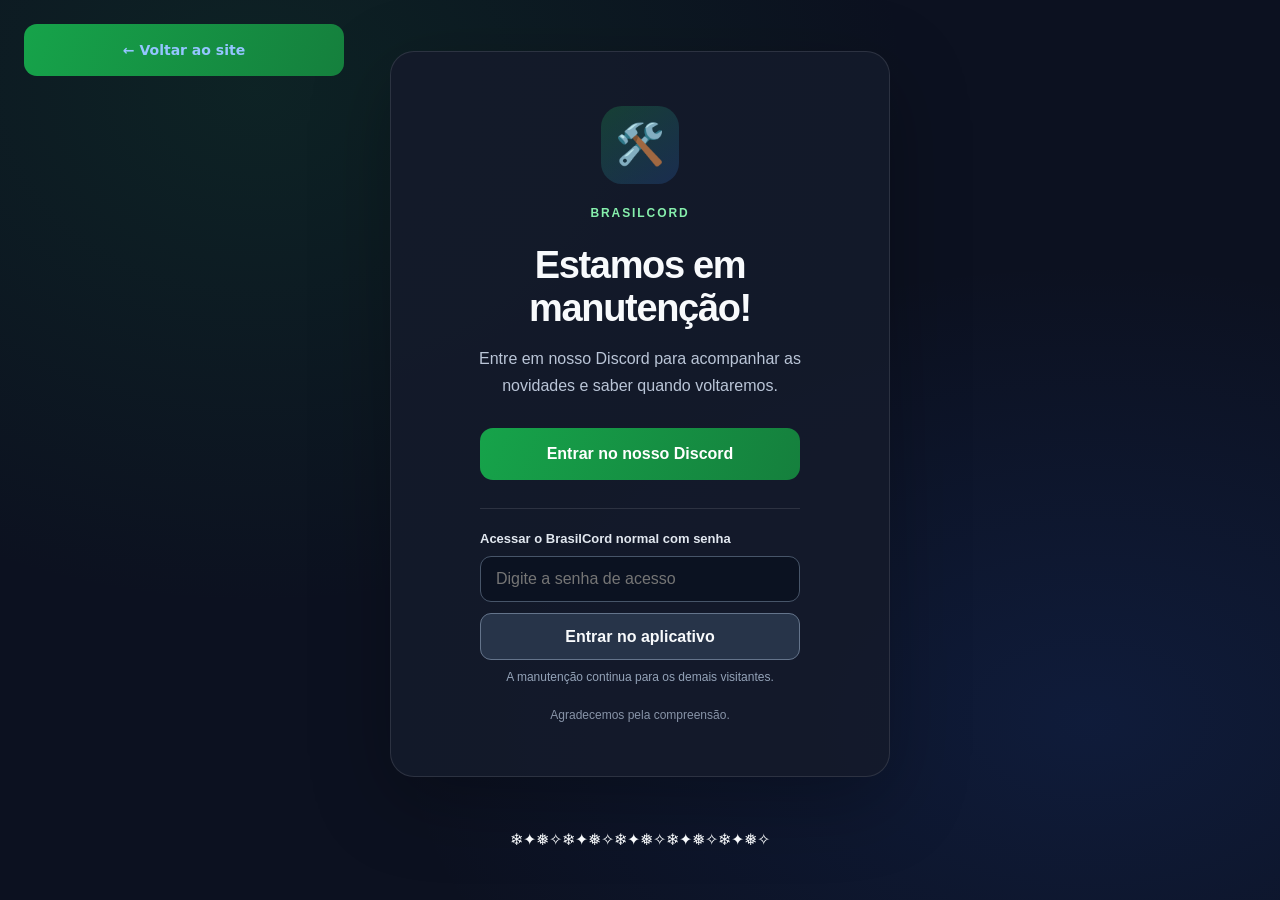
<file: login.html>
<!doctype html>
<html lang="pt-BR">
<head>
  <meta charset="UTF-8">
  <meta name="viewport" content="width=device-width,initial-scale=1,viewport-fit=cover">
  <meta name="theme-color" content="#041828">
  <meta name="description" content="Acesse sua conta do BrasilCord.">
  <meta http-equiv="Content-Security-Policy" content="default-src 'self'; img-src 'self' data:; script-src 'self'; style-src 'self'; connect-src 'self' https://brasilcord-backend.onrender.com https://brasilcord-sinalizacao-dkx157.onrender.com; form-action 'self'; base-uri 'self';">
  <title>Entrar — BrasilCord</title>
  <link rel="icon" href="assets/brand-icon.png" type="image/png">
  <link rel="stylesheet" href="landing.css"><link rel="stylesheet" href="auth.css">
  <script src="access-guard.js"></script>
  <script src="landing.js" defer></script>
  <script src="auth.js" defer></script>
<link rel="stylesheet" href="gradients.css">
  <link rel="stylesheet" href="brasil-theme.css">
  <link rel="stylesheet" href="holiday-site.css">
  <script src="holiday-site.js" defer></script>
</head>
<body data-theme="dark" class="auth-body"><a class="skip-link" href="#conteudo">Pular para o conteúdo</a>
<header class="site-header">
  <div class="container header-inner">
    <a class="brand" href="./" aria-label="BrasilCord, voltar à página inicial">
      <img src="assets/brand-icon.png" width="42" height="42" alt=""><strong>BrasilCord</strong>
    </a>
    <button class="mobile-menu-toggle" type="button" aria-expanded="false" aria-controls="header-menu" aria-label="Abrir menu"><span></span><span></span><span></span></button>
    <div class="header-menu" id="header-menu">
      <nav class="nav-links" aria-label="Navegação principal">
        <a href="./#recursos">Recursos</a><a href="./#seguranca">Segurança</a><a href="como-usar.html">Como usar</a><a href="parceiros.html">Parceiros</a><a href="status.html">Status</a>
      </nav>
      <div class="header-actions">
        <div class="theme-switch" role="group" aria-label="Aparência do site">
          <button type="button" data-set-theme="auto" aria-label="Seguir aparência do dispositivo" title="Automático">◐</button>
          <button type="button" data-set-theme="light" aria-label="Tema claro" title="Tema claro">☼</button>
          <button type="button" data-set-theme="dark" aria-label="Tema escuro" title="Tema escuro">☾</button>
        </div>
        <a class="btn btn-subtle btn-small" href="status.html">Status</a><a class="btn btn-subtle btn-small" href="downloads.html">Baixar</a>
      </div>
    </div>
  </div>
</header>
<main id="conteudo" class="auth-main" data-auth-view="login">
  <section class="auth-panel" aria-labelledby="auth-title">
    <div class="auth-brand-small"><img src="assets/brand-icon.png" alt="" width="38" height="38"><span>Bem-vindo de volta ao BrasilCord</span></div>
    <h1 id="auth-title"><span class="bc-gradient-text">Entrar</span></h1>
    <p class="auth-intro">Acesse sua conta e continue de onde parou.</p>
    <form id="auth-form" autocomplete="on">
      <div class="auth-field"><label for="login-email">E-mail</label><input id="login-email" name="email" type="email" autocomplete="username" inputmode="email" maxlength="254" placeholder="voce@exemplo.com" required autofocus></div>
      <div class="auth-field"><div class="label-line"><label for="login-password">Senha</label><a href="recuperar-senha.html">Esqueci minha senha</a></div>
      <div class="input-password"><input id="login-password" name="password" type="password" autocomplete="current-password" minlength="8" maxlength="128" placeholder="Digite sua senha" required><button type="button" class="toggle-password" data-toggle-password="login-password" aria-label="Mostrar senha" aria-pressed="false">
<svg viewBox="0 0 24 24" aria-hidden="true" fill="none" stroke="currentColor" stroke-width="1.8" stroke-linecap="round" stroke-linejoin="round"><path d="M2 12s3.8-6 10-6 10 6 10 6-3.8 6-10 6-10-6-10-6Z"/><circle cx="12" cy="12" r="3"/></svg></button></div></div>
      <label class="auth-check remember-login" for="remember-login"><input id="remember-login" name="remember" type="checkbox" checked><span><strong>Manter conectado neste dispositivo</strong><small>Não marque em computadores compartilhados.</small></span></label>
      <button class="auth-submit" type="submit">Entrar</button>
      <p class="auth-message" id="auth-message" role="status" aria-live="polite"></p>
    </form>
    <form id="auth-otp-form" class="otp-form" hidden>
      <h2>Confirme seu e-mail</h2><p>Digite o código de seis números que foi enviado para sua conta.</p>
      <div class="auth-field"><label for="auth-otp-code">Código de verificação</label><input id="auth-otp-code" name="otp" type="text" inputmode="numeric" autocomplete="one-time-code" pattern="[0-9]{6}" minlength="6" maxlength="6" placeholder="000000" required></div>
      <button class="auth-submit" type="submit">Confirmar código</button>
      <button class="auth-link-button" id="auth-otp-back" type="button">Voltar ao login</button>
      <p class="auth-message" id="auth-otp-message" role="status" aria-live="polite"></p>
    </form>
    <p class="auth-switch">Ainda não tem conta? <a href="cadastro.html">Criar conta</a></p>
    <div class="auth-note"><span class="auth-note-icon">●</span> Conexão com o serviço oficial do BrasilCord. Nunca informe sua senha no Discord.</div>
  </section>
</main>
<footer class="auth-footer" aria-label="Rodapé"><a href="./#seguranca">Segurança e privacidade</a><a href="https://discord.gg/KgJg3qnj3r" target="_blank" rel="noopener noreferrer">Precisa de ajuda? Discord</a></footer>
</body></html>
</file>
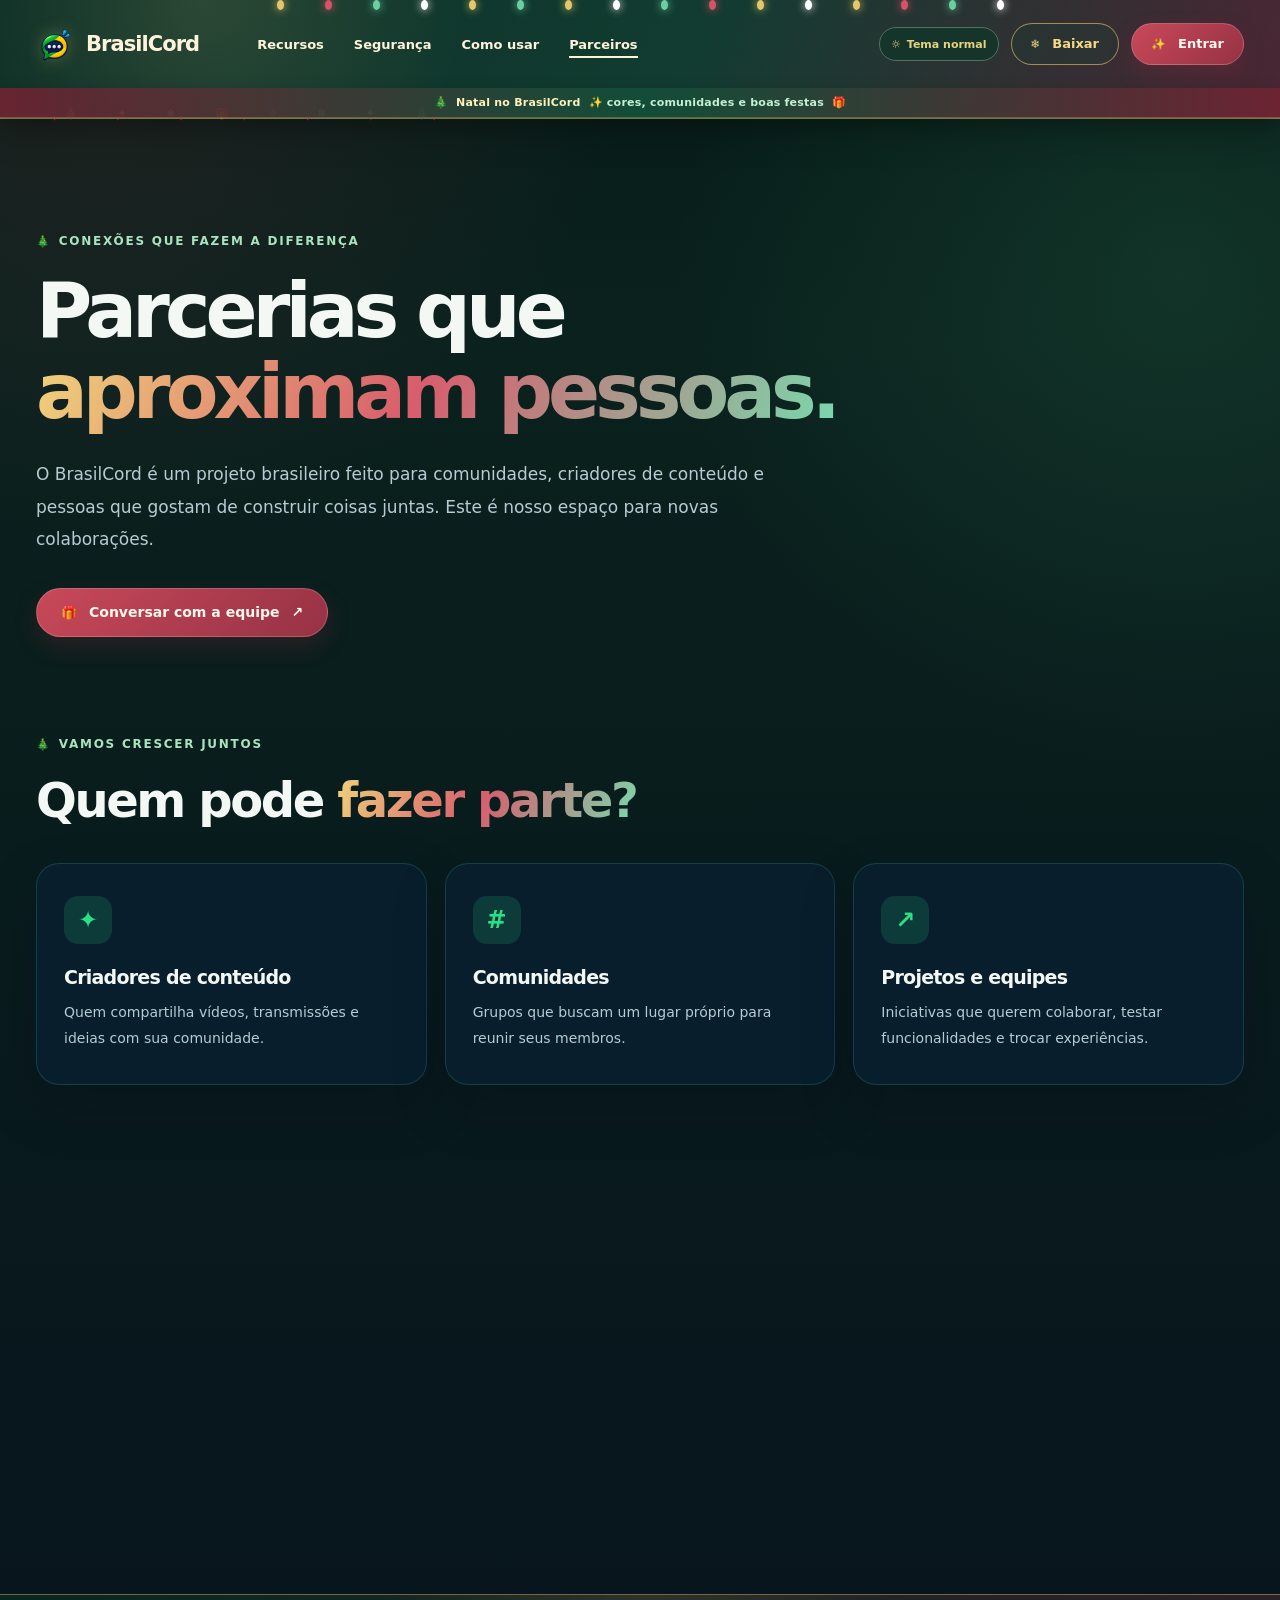
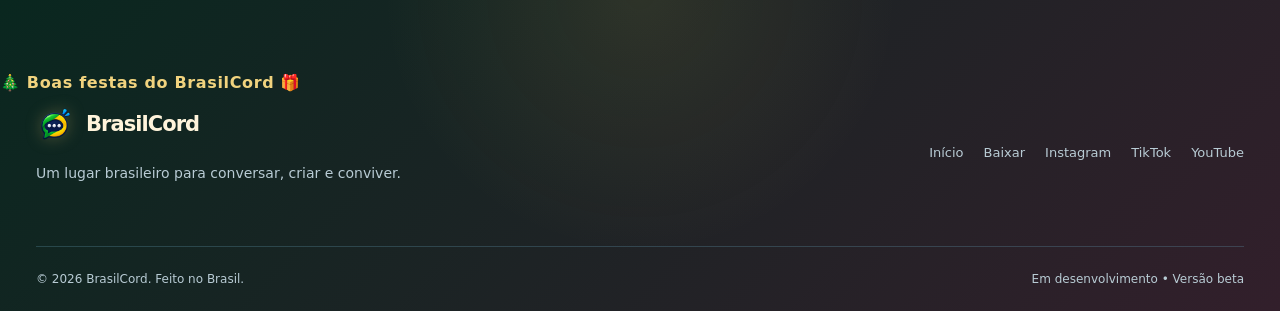
<file: parceiros.html>
<!doctype html>
<html lang="pt-BR">
<head>
<meta charset="UTF-8">
<meta name="viewport" content="width=device-width, initial-scale=1, viewport-fit=cover">
<meta name="theme-color" content="#041828">
<meta name="description" content="Conheça o espaço de parcerias do BrasilCord e saiba como falar com a equipe.">
<meta http-equiv="Content-Security-Policy" content="default-src 'self'; img-src 'self' data:; style-src 'self'; script-src 'self'; base-uri 'self';">
<title>Parceiros — BrasilCord</title>
<link rel="icon" href="assets/brand-icon.png" type="image/png">
<link rel="stylesheet" href="landing.css">
<link rel="stylesheet" href="partners.css">
<script src="landing.js" defer></script>
<link rel="stylesheet" href="gradients.css">
  <link rel="stylesheet" href="brasil-theme.css">
  <link rel="stylesheet" href="holiday-site.css">
  <script src="holiday-site.js" defer></script>
</head>
<body data-theme="dark">
<a class="skip-link" href="#conteudo">Pular para o conteúdo</a>
<header class="site-header"><div class="container header-inner">
<a class="brand" href="./" aria-label="BrasilCord, voltar ao início"><img src="assets/brand-icon.png" alt="" width="42" height="42"><strong>BrasilCord</strong></a>
<button class="mobile-menu-toggle" type="button" aria-expanded="false" aria-controls="header-menu" aria-label="Abrir menu"><span></span><span></span><span></span></button>
<div class="header-menu" id="header-menu">
<nav class="nav-links" aria-label="Menu principal"><a href="./#recursos">Recursos</a><a href="./#seguranca">Segurança</a><a href="como-usar.html">Como usar</a><a href="parceiros.html" aria-current="page">Parceiros</a></nav>
<div class="header-actions"><a class="btn btn-subtle btn-small" href="downloads.html">Baixar</a><a class="btn btn-dark btn-small" href="acesso.html">Entrar</a></div>
</div></div></header>
<main id="conteudo">
<section class="partner-hero container">
<p class="eyebrow">Conexões que fazem a diferença</p>
<h1>Parcerias que <span class="bc-gradient-text">aproximam pessoas.</span></h1>
<p>O BrasilCord é um projeto brasileiro feito para comunidades, criadores de conteúdo e pessoas que gostam de construir coisas juntas. Este é nosso espaço para novas colaborações.</p>
<a class="btn btn-blue" href="https://discord.gg/KgJg3qnj3r" target="_blank" rel="noopener noreferrer">Conversar com a equipe <span aria-hidden="true">↗</span></a>
</section>
<section class="container partner-categories" aria-labelledby="partnership-types">
<div class="partner-heading"><p class="eyebrow">Vamos crescer juntos</p><h2 id="partnership-types">Quem pode <span class="bc-gradient-text">fazer parte?</span></h2></div>
<div class="partner-grid">
<article class="partner-card"><div class="partner-icon" aria-hidden="true">✦</div><h3>Criadores de conteúdo</h3><p>Quem compartilha vídeos, transmissões e ideias com sua comunidade.</p></article>
<article class="partner-card"><div class="partner-icon" aria-hidden="true">#</div><h3>Comunidades</h3><p>Grupos que buscam um lugar próprio para reunir seus membros.</p></article>
<article class="partner-card"><div class="partner-icon" aria-hidden="true">↗</div><h3>Projetos e equipes</h3><p>Iniciativas que querem colaborar, testar funcionalidades e trocar experiências.</p></article>
</div>
</section>
<section class="container partner-cta"><div><p class="eyebrow">Sua ideia é bem-vinda</p><h2>Quer conversar sobre <span class="bc-gradient-text">uma parceria?</span></h2><p>Entre no Discord oficial do BrasilCord e procure a equipe. Não existe inscrição automática ou aprovação garantida: cada proposta é analisada individualmente.</p></div><a class="btn btn-blue" href="https://discord.gg/KgJg3qnj3r" target="_blank" rel="noopener noreferrer">Acessar o Discord <span aria-hidden="true">↗</span></a></section>
</main>
<footer class="site-footer"><div class="container partner-footer">
<div><a class="brand" href="./"><img src="assets/brand-icon.png" alt="" width="42" height="42"><strong>BrasilCord</strong></a><p>Um lugar brasileiro para conversar, criar e conviver.</p></div>
<nav aria-label="Redes sociais e projeto"><a href="./">Início</a><a href="downloads.html">Baixar</a><a href="https://www.instagram.com/brasilcordofc/" target="_blank" rel="noopener noreferrer">Instagram</a><a href="https://www.tiktok.com/@brasilcord1" target="_blank" rel="noopener noreferrer">TikTok</a><a href="https://www.youtube.com/@brasilcord" target="_blank" rel="noopener noreferrer">YouTube</a></nav>
</div><div class="container footer-bottom"><span>© 2026 BrasilCord. Feito no Brasil.</span><span>Em desenvolvimento • Versão beta</span></div></footer>
</body>
</html>
</file>
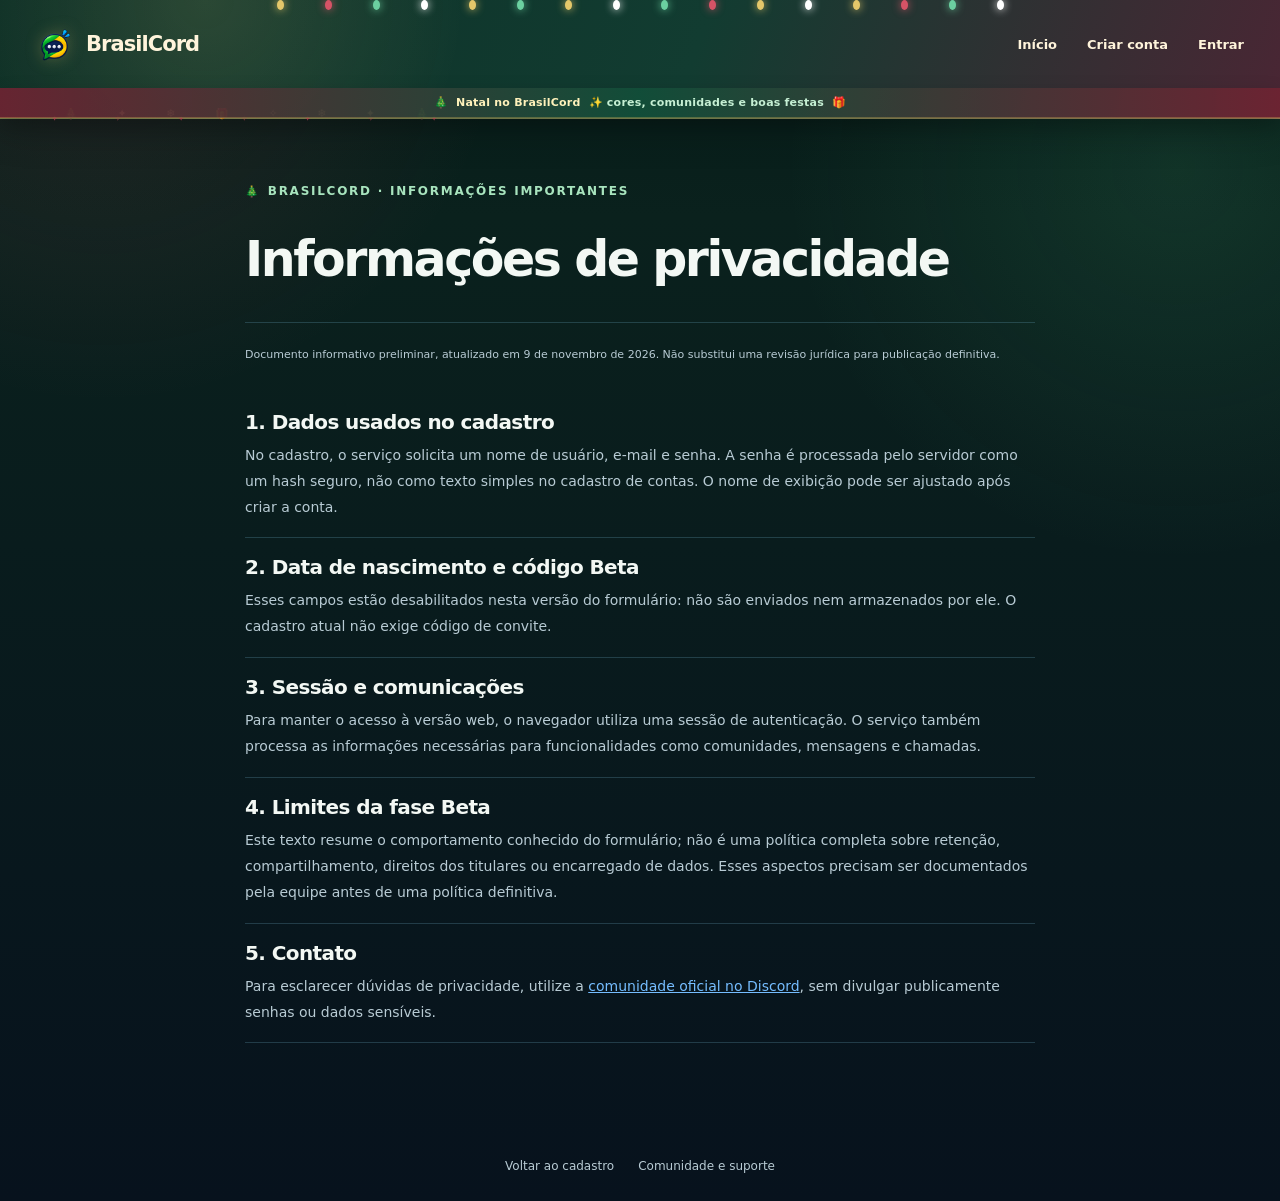
<file: privacidade.html>
<!doctype html>
<html lang="pt-BR">
<head><meta charset="utf-8"><meta name="viewport" content="width=device-width,initial-scale=1">
<meta name="theme-color" content="#041828"><meta name="description" content="Informações preliminares sobre a privacidade no BrasilCord.">
<meta http-equiv="Content-Security-Policy" content="default-src 'self'; img-src 'self' data:; style-src 'self' 'unsafe-inline'; script-src 'self'; base-uri 'self'">
<title>Informações de privacidade — BrasilCord</title>
<link rel="icon" href="assets/brand-icon.png" type="image/png">
<link rel="stylesheet" href="landing.css"><link rel="stylesheet" href="auth.css">
  <link rel="stylesheet" href="brasil-theme.css">
  <link rel="stylesheet" href="holiday-site.css">
  <script src="holiday-site.js" defer></script>
</head>
<body data-theme="dark" class="auth-body">
<header class="site-header"><div class="container header-inner">
<a class="brand" href="./"><img src="assets/brand-icon.png" width="42" height="42" alt=""><strong>BrasilCord</strong></a>
<nav class="nav-links" aria-label="Navegação"><a href="./">Início</a><a href="cadastro.html">Criar conta</a><a href="login.html">Entrar</a></nav>
</div></header>
<main id="conteudo" class="container" style="max-width:790px;padding:65px 0 100px">
<p class="eyebrow">BrasilCord · Informações importantes</p>
<h1 style="font-size:clamp(32px,5vw,49px);line-height:1.15;letter-spacing:-.05em">Informações de privacidade</h1>
<div class="auth-note" style="margin:24px 0 29px">Documento informativo preliminar, atualizado em 9 de novembro de 2026. Não substitui uma revisão jurídica para publicação definitiva.</div>
<section style="padding:17px 0;border-bottom:1px solid var(--border)"><h2 style="font-size:20px;letter-spacing:-.03em;margin:0 0 9px">1. Dados usados no cadastro</h2><p style="font-size:14px;line-height:1.85;color:var(--muted);margin:0">No cadastro, o serviço solicita um nome de usuário, e-mail e senha. A senha é processada pelo servidor como um hash seguro, não como texto simples no cadastro de contas. O nome de exibição pode ser ajustado após criar a conta.</p></section><section style="padding:17px 0;border-bottom:1px solid var(--border)"><h2 style="font-size:20px;letter-spacing:-.03em;margin:0 0 9px">2. Data de nascimento e código Beta</h2><p style="font-size:14px;line-height:1.85;color:var(--muted);margin:0">Esses campos estão desabilitados nesta versão do formulário: não são enviados nem armazenados por ele. O cadastro atual não exige código de convite.</p></section><section style="padding:17px 0;border-bottom:1px solid var(--border)"><h2 style="font-size:20px;letter-spacing:-.03em;margin:0 0 9px">3. Sessão e comunicações</h2><p style="font-size:14px;line-height:1.85;color:var(--muted);margin:0">Para manter o acesso à versão web, o navegador utiliza uma sessão de autenticação. O serviço também processa as informações necessárias para funcionalidades como comunidades, mensagens e chamadas.</p></section><section style="padding:17px 0;border-bottom:1px solid var(--border)"><h2 style="font-size:20px;letter-spacing:-.03em;margin:0 0 9px">4. Limites da fase Beta</h2><p style="font-size:14px;line-height:1.85;color:var(--muted);margin:0">Este texto resume o comportamento conhecido do formulário; não é uma política completa sobre retenção, compartilhamento, direitos dos titulares ou encarregado de dados. Esses aspectos precisam ser documentados pela equipe antes de uma política definitiva.</p></section><section style="padding:17px 0;border-bottom:1px solid var(--border)"><h2 style="font-size:20px;letter-spacing:-.03em;margin:0 0 9px">5. Contato</h2><p style="font-size:14px;line-height:1.85;color:var(--muted);margin:0">Para esclarecer dúvidas de privacidade, utilize a <a href="https://discord.gg/KgJg3qnj3r" target="_blank" rel="noopener noreferrer" style="color:var(--blue);text-decoration:underline">comunidade oficial no Discord</a>, sem divulgar publicamente senhas ou dados sensíveis.</p></section>
</main>
<footer class="auth-footer"><a href="cadastro.html">Voltar ao cadastro</a><a href="https://discord.gg/KgJg3qnj3r" target="_blank" rel="noopener noreferrer">Comunidade e suporte</a></footer>
</body></html>
</file>
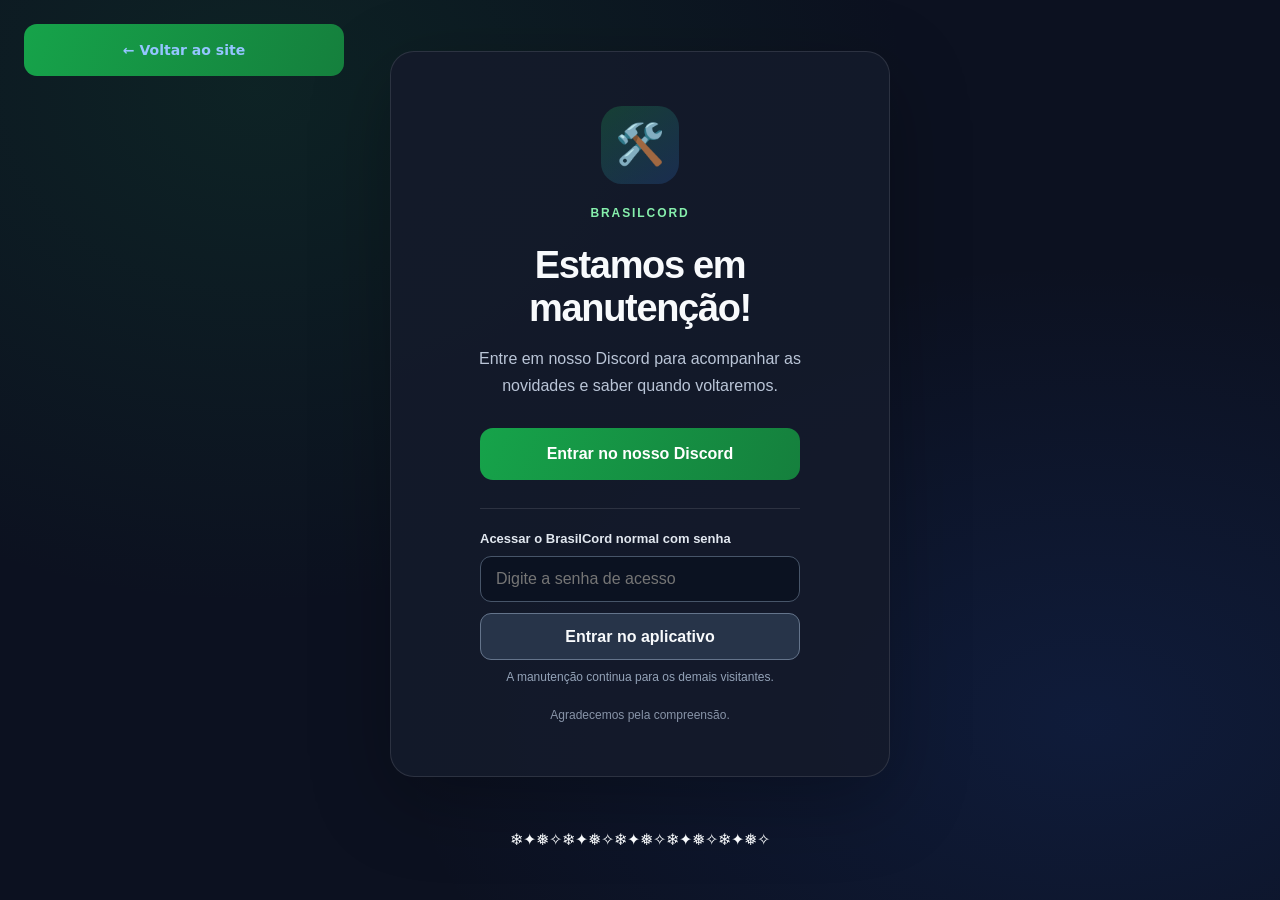
<file: recuperar-senha.html>
<!doctype html>
<html lang="pt-BR">
<head>
  <meta charset="UTF-8">
  <meta name="viewport" content="width=device-width,initial-scale=1,viewport-fit=cover">
  <meta name="theme-color" content="#f4f8fc">
  <meta name="description" content="Recupere seu acesso ao BrasilCord com segurança.">
  <meta http-equiv="Content-Security-Policy" content="default-src 'self'; img-src 'self' data:; script-src 'self'; style-src 'self'; connect-src 'self' https://brasilcord-backend.onrender.com https://brasilcord-sinalizacao-dkx157.onrender.com; form-action 'self'; base-uri 'self';">
  <title>Recuperar acesso — BrasilCord</title>
  <link rel="icon" href="assets/brand-icon.png" type="image/png">
  <link rel="stylesheet" href="landing.css">
  <link rel="stylesheet" href="auth.css">
  <link rel="stylesheet" href="gradients.css">
  <script src="access-guard.js"></script>
  <script src="landing.js" defer></script>
  <script src="auth.js" defer></script>
  <link rel="stylesheet" href="brasil-theme.css">
  <link rel="stylesheet" href="holiday-site.css">
  <script src="holiday-site.js" defer></script>
</head>
<body data-theme="light" class="auth-body recovery-page">
<a class="skip-link" href="#conteudo">Pular para o conteúdo</a>
<header class="site-header">
  <div class="container header-inner">
    <a class="brand" href="./" aria-label="BrasilCord, voltar à página inicial">
      <img src="assets/brand-icon.png" width="42" height="42" alt=""><strong>BrasilCord</strong>
    </a>
    <button class="mobile-menu-toggle" type="button" aria-expanded="false" aria-controls="header-menu" aria-label="Abrir menu"><span></span><span></span><span></span></button>
    <div class="header-menu" id="header-menu">
      <nav class="nav-links" aria-label="Navegação principal">
        <a href="./#recursos">Recursos</a><a href="./#seguranca">Segurança</a><a href="como-usar.html">Como usar</a>
      </nav>
      <div class="header-actions">
        <div class="theme-switch" role="group" aria-label="Aparência do site">
          <button type="button" data-set-theme="auto" aria-label="Seguir aparência do dispositivo" title="Automático">◐</button>
          <button type="button" data-set-theme="light" aria-label="Tema claro" title="Tema claro">☼</button>
          <button type="button" data-set-theme="dark" aria-label="Tema escuro" title="Tema escuro">☾</button>
        </div>
        <a class="btn btn-subtle btn-small" href="login.html">Entrar</a>
      </div>
    </div>
  </div>
</header>
<main id="conteudo" class="auth-main recovery-main" data-auth-view="recover">
  <section class="auth-panel recovery-card" aria-labelledby="auth-title">
    <a class="recovery-back" href="login.html"><span aria-hidden="true">←</span> Voltar para entrar</a>
    <div class="recovery-emblem" aria-hidden="true"><img src="assets/brand-icon.png" alt=""></div>
    <div class="recovery-eyebrow">CENTRAL DE SEGURANÇA</div>
    <h1 id="auth-title">Recupere sua <span class="bc-gradient-text">conta</span></h1>
    <p class="auth-intro">Sem problemas! Vamos ajudar você a criar uma nova senha e voltar ao BrasilCord.</p>

    <div class="recovery-step-heading">
      <span class="recovery-step-number">1</span>
      <div><strong>Confirme seu e-mail</strong><small>Enviaremos um código temporário de 6 dígitos.</small></div>
    </div>
    <form id="recovery-request-form" class="auth-form recovery-form" autocomplete="on">
      <div class="recovery-field">
        <label for="recovery-email">E-mail cadastrado</label>
        <input id="recovery-email" name="email" type="email" autocomplete="email" maxlength="254" placeholder="voce@exemplo.com" required>
      </div>
      <button class="auth-submit recovery-submit" type="submit"><span>Enviar código de recuperação</span><span aria-hidden="true">→</span></button>
    </form>
    <p id="recovery-request-status" class="recovery-status" role="status" aria-live="polite"></p>
    <button id="recovery-request-retry" class="recovery-retry" type="button" hidden>Tentar novamente</button>

    <div class="recovery-divider"><span></span><small>PRÓXIMA ETAPA</small><span></span></div>
    <form id="recovery-confirm-form" class="auth-form recovery-form recovery-confirm" autocomplete="off" hidden>
      <div class="recovery-step-heading">
        <span class="recovery-step-number">2</span>
        <div><strong>Crie uma nova senha</strong><small>Use o código recebido para confirmar sua identidade.</small></div>
      </div>
      <div class="recovery-field">
        <label for="recovery-code">Código de recuperação</label>
        <input id="recovery-code" name="code" type="text" inputmode="numeric" pattern="[0-9]{6}" maxlength="6" required placeholder="000000" aria-describedby="recovery-code-help">
        <small id="recovery-code-help">O código tem 6 números e expira em 15 minutos.</small>
      </div>
      <div class="recovery-field">
        <label for="recovery-password">Nova senha</label>
        <input id="recovery-password" type="password" name="password" minlength="12" maxlength="128" autocomplete="new-password" placeholder="Mínimo de 12 caracteres" required>
      </div>
      <div class="recovery-field">
        <label for="recovery-confirm-password">Confirme sua nova senha</label>
        <input id="recovery-confirm-password" type="password" minlength="12" maxlength="128" autocomplete="new-password" placeholder="Digite a senha novamente" required>
      </div>
      <button class="auth-submit recovery-submit" type="submit"><span>Salvar nova senha</span><span aria-hidden="true">✓</span></button>
    </form>
    <p id="recovery-confirm-status" class="recovery-status" role="status" aria-live="polite"></p>
    <div class="recovery-security"><span aria-hidden="true">▣</span><p><strong>Sua conta protegida</strong><br>O código é temporário, de uso único, e sua senha é armazenada com segurança.</p></div>
    <p class="auth-switch">Lembrou sua senha? <a href="login.html">Entrar na conta</a></p>
  </section>
</main>
<footer class="auth-footer recovery-footer"><span>© BrasilCord</span><a href="./#seguranca">Privacidade e segurança</a><a href="https://discord.gg/XaHwEDse99" target="_blank" rel="noopener noreferrer">Precisa de ajuda?</a></footer>
</body>
</html>
</file>
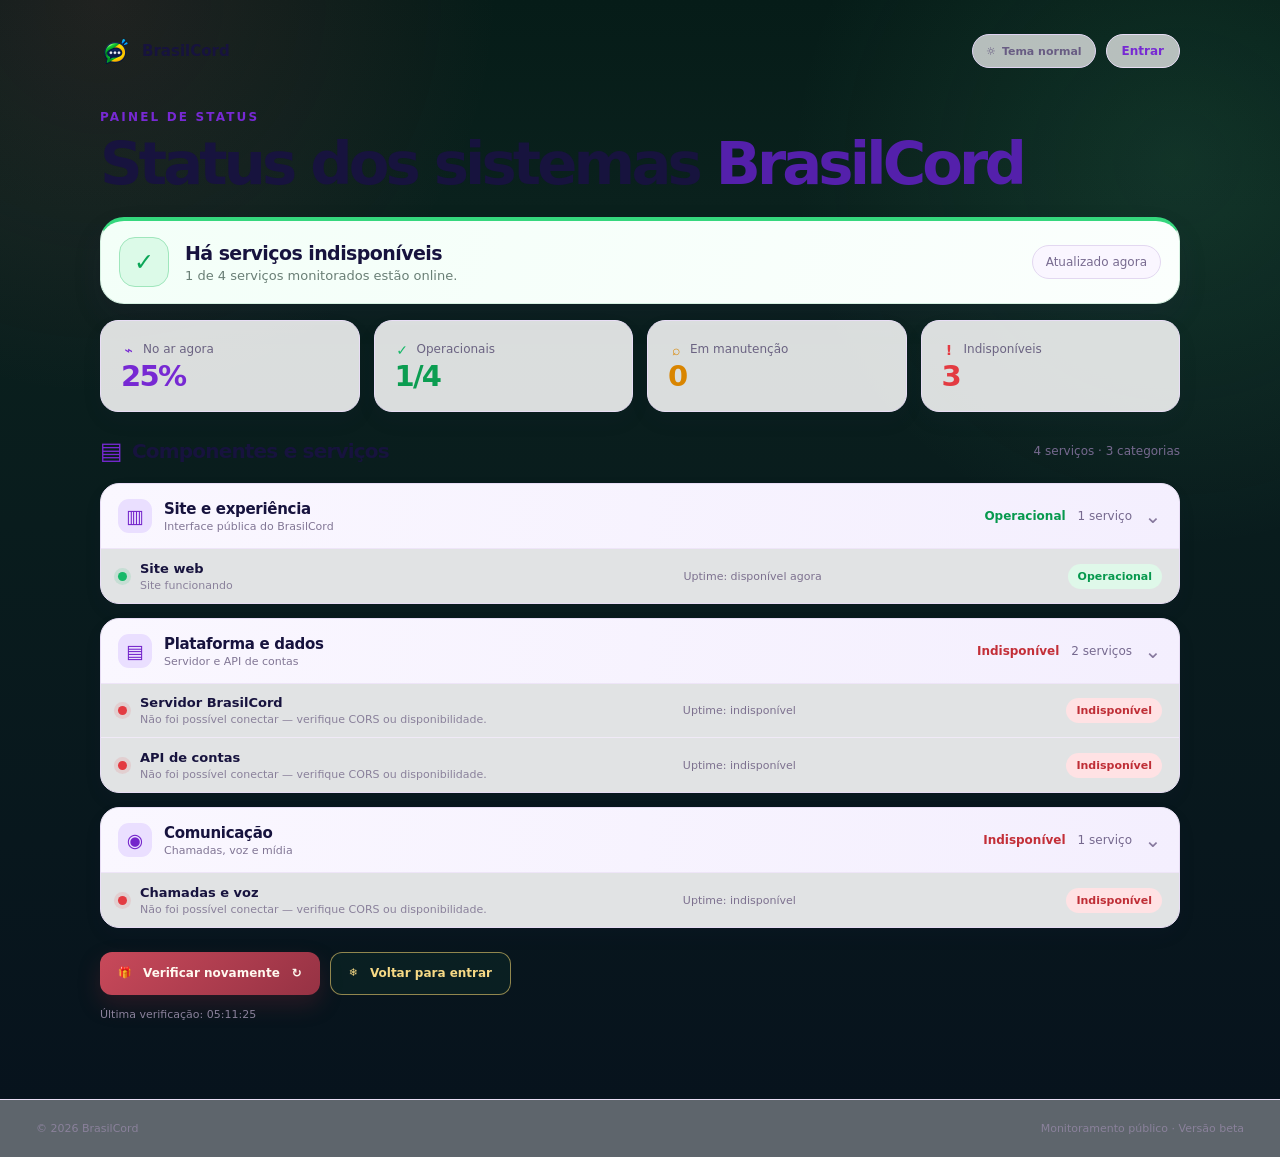
<file: status.html>
<!doctype html>
<html lang="pt-BR">
<head>
  <meta charset="UTF-8">
  <meta name="viewport" content="width=device-width,initial-scale=1,viewport-fit=cover">
  <meta name="theme-color" content="#f7f4fc">
  <meta name="description" content="Painel público de status dos serviços do BrasilCord.">
  <title>Status dos sistemas BrasilCord</title>
  <link rel="icon" href="assets/brand-icon.png" type="image/png">
  <link rel="stylesheet" href="landing.css">
  <link rel="stylesheet" href="gradients.css">
  <link rel="stylesheet" href="brasil-theme.css">
  <link rel="stylesheet" href="holiday-site.css">
  <link rel="stylesheet" href="status.css">
  <script src="holiday-site.js" defer></script>
  <script src="status.js" defer></script>
</head>
<body data-theme="light" class="bc-status-body">
  <a class="skip-link" href="#conteudo">Pular para o conteúdo</a>
  <main id="conteudo" class="bc-status-page">
    <div class="container bc-status-shell">
      <div class="bc-status-topbar">
        <a class="bc-status-brand" href="./" aria-label="BrasilCord, voltar à página inicial"><img src="assets/brand-icon.png" alt="" width="32" height="32"><span>BrasilCord</span></a>
        <div class="bc-status-top-actions">
          <button class="holiday-theme-toggle" type="button" aria-pressed="true" aria-label="Alternar tema natalino" title="Desativar tema natalino"><span aria-hidden="true">🎄 </span><span class="holiday-toggle-label">Tema normal</span></button>
          <a class="bc-status-login" href="login.html">Entrar</a>
        </div>
      </div>
      <section class="bc-status-heading" aria-labelledby="status-title">
        <p class="bc-status-eyebrow">PAINEL DE STATUS</p>
        <h1 id="status-title">Status dos sistemas <span>BrasilCord</span></h1>
      </section>
      <section class="bc-status-summary-card" aria-live="polite">
        <div class="bc-status-summary-icon" aria-hidden="true">✓</div>
        <div class="bc-status-summary-copy"><strong id="bc-status-summary-text">Verificando serviços…</strong><span id="bc-status-summary-caption">Consultando os serviços monitorados agora.</span></div>
        <div class="bc-status-summary-time" id="bc-status-updated-chip">Atualizando…</div>
      </section>
      <section class="bc-status-metrics" aria-label="Resumo dos serviços">
        <article class="bc-status-metric"><span><i class="metric-icon metric-pulse" aria-hidden="true">⌁</i>No ar agora</span><strong id="bc-metric-online">—</strong></article>
        <article class="bc-status-metric"><span><i class="metric-icon metric-check" aria-hidden="true">✓</i>Operacionais</span><strong id="bc-metric-operational">—</strong></article>
        <article class="bc-status-metric"><span><i class="metric-icon metric-wrench" aria-hidden="true">⌕</i>Em manutenção</span><strong id="bc-metric-maintenance">0</strong></article>
        <article class="bc-status-metric"><span><i class="metric-icon metric-alert" aria-hidden="true">!</i>Indisponíveis</span><strong id="bc-metric-offline">—</strong></article>
      </section>
      <section class="bc-status-services" aria-labelledby="services-title">
        <div class="bc-status-services-heading"><h2 id="services-title"><span class="services-heading-icon" aria-hidden="true">▤</span> Componentes e serviços</h2><span id="bc-service-count">4 serviços · 3 categorias</span></div>
        <div class="bc-service-groups">
          <section class="bc-service-group" data-group="site"><details open><summary><span class="bc-group-icon" aria-hidden="true">▥</span><span class="bc-group-title"><strong>Site e experiência</strong><small>Interface pública do BrasilCord</small></span><span class="bc-group-state" data-group-state>Verificando</span><span class="bc-group-count" data-group-count>1 serviço</span><span class="bc-group-chevron" aria-hidden="true">⌄</span></summary><div class="bc-service-list">
            <article class="bc-service-row is-checking" data-status-card="site" data-status-group="site"><span class="bc-service-dot" aria-hidden="true"></span><div class="bc-service-name"><strong>Site web</strong><small data-status-detail>Verificando…</small></div><p data-status-uptime>Uptime: calculando…</p><span class="bc-status-pill" data-status-pill>Verificando</span></article>
          </div></details></section>
          <section class="bc-service-group" data-group="platform"><details open><summary><span class="bc-group-icon" aria-hidden="true">▤</span><span class="bc-group-title"><strong>Plataforma e dados</strong><small>Servidor e API de contas</small></span><span class="bc-group-state" data-group-state>Verificando</span><span class="bc-group-count" data-group-count>2 serviços</span><span class="bc-group-chevron" aria-hidden="true">⌄</span></summary><div class="bc-service-list">
            <article class="bc-service-row is-checking" data-status-card="backend" data-status-group="platform"><span class="bc-service-dot" aria-hidden="true"></span><div class="bc-service-name"><strong>Servidor BrasilCord</strong><small data-status-detail>Verificando…</small></div><p data-status-uptime>Uptime: calculando…</p><span class="bc-status-pill" data-status-pill>Verificando</span></article>
            <article class="bc-service-row is-checking" data-status-card="api" data-status-group="platform"><span class="bc-service-dot" aria-hidden="true"></span><div class="bc-service-name"><strong>API de contas</strong><small data-status-detail>Verificando…</small></div><p data-status-uptime>Uptime: calculando…</p><span class="bc-status-pill" data-status-pill>Verificando</span></article>
          </div></details></section>
          <section class="bc-service-group" data-group="voice"><details open><summary><span class="bc-group-icon" aria-hidden="true">◉</span><span class="bc-group-title"><strong>Comunicação</strong><small>Chamadas, voz e mídia</small></span><span class="bc-group-state" data-group-state>Verificando</span><span class="bc-group-count" data-group-count>1 serviço</span><span class="bc-group-chevron" aria-hidden="true">⌄</span></summary><div class="bc-service-list">
            <article class="bc-service-row is-checking" data-status-card="voice" data-status-group="voice"><span class="bc-service-dot" aria-hidden="true"></span><div class="bc-service-name"><strong>Chamadas e voz</strong><small data-status-detail>Verificando…</small></div><p data-status-uptime>Uptime: calculando…</p><span class="bc-status-pill" data-status-pill>Verificando</span></article>
          </div></details></section>
        </div>
      </section>
      <div class="bc-status-actions"><button id="bc-status-refresh" class="btn btn-blue" type="button">Verificar novamente <span aria-hidden="true">↻</span></button><a class="btn btn-outline" href="login.html">Voltar para entrar</a></div>
      <p id="bc-status-updated" class="bc-status-updated" role="status">A verificação será atualizada automaticamente.</p>
    </div>
  </main>
  <footer class="bc-status-footer"><div class="container"><span>© <span id="footer-year">2026</span> BrasilCord</span><span>Monitoramento público · Versão beta</span></div></footer>
</body>
</html>
</file>
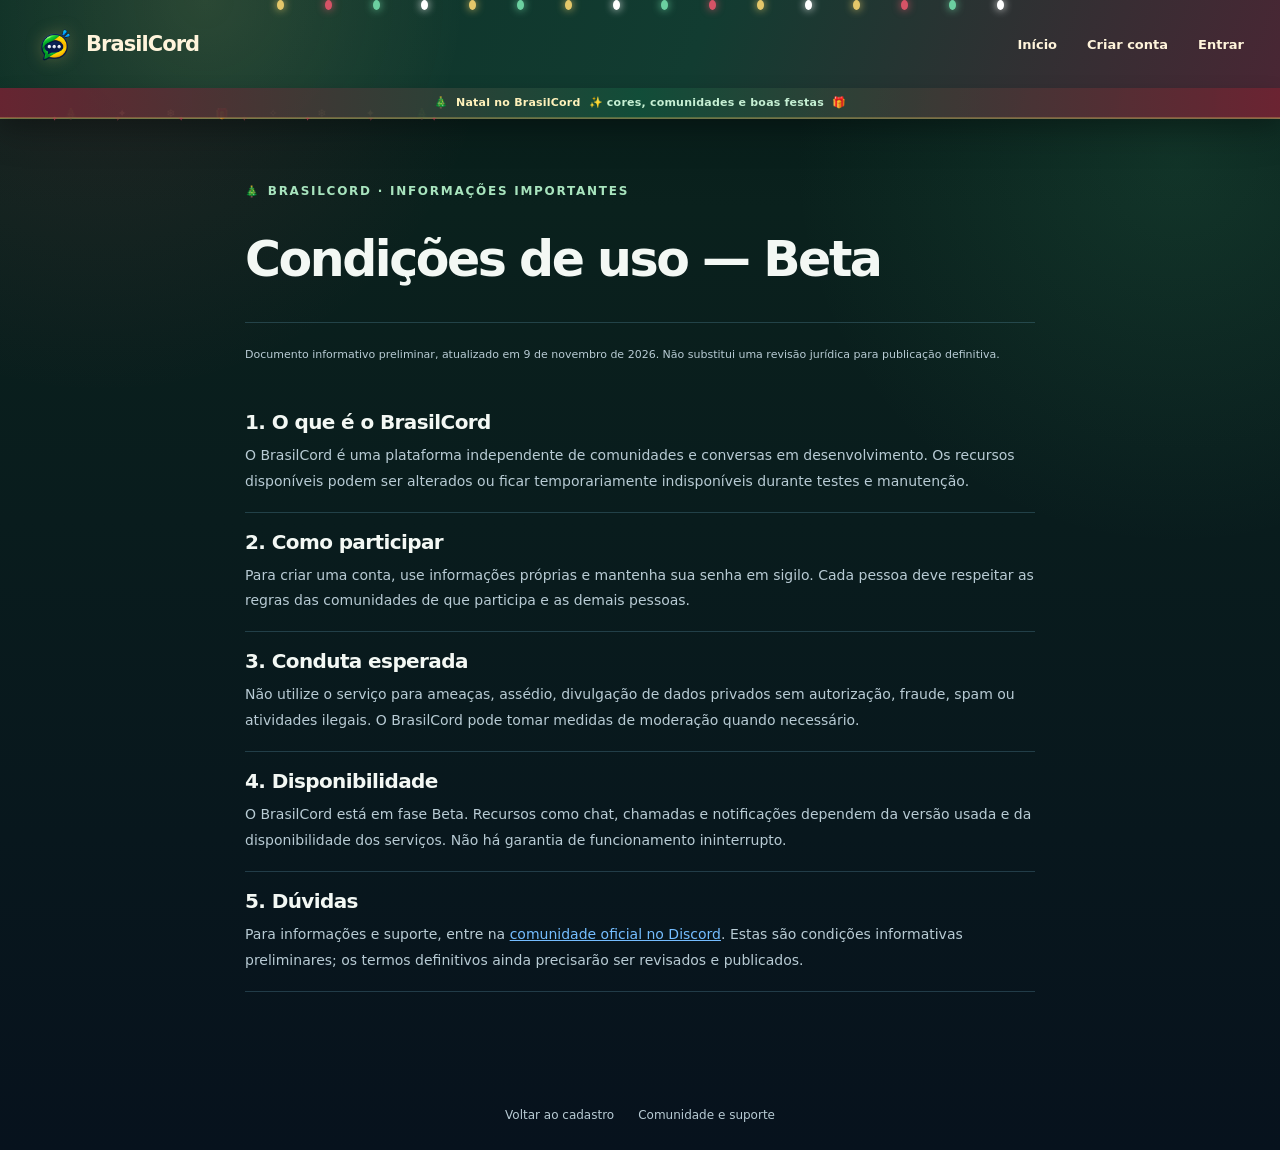
<file: termos.html>
<!doctype html>
<html lang="pt-BR">
<head><meta charset="utf-8"><meta name="viewport" content="width=device-width,initial-scale=1">
<meta name="theme-color" content="#041828"><meta name="description" content="Condições preliminares da fase beta do BrasilCord.">
<meta http-equiv="Content-Security-Policy" content="default-src 'self'; img-src 'self' data:; style-src 'self' 'unsafe-inline'; script-src 'self'; base-uri 'self'">
<title>Condições de uso — Beta — BrasilCord</title>
<link rel="icon" href="assets/brand-icon.png" type="image/png">
<link rel="stylesheet" href="landing.css"><link rel="stylesheet" href="auth.css">
  <link rel="stylesheet" href="brasil-theme.css">
  <link rel="stylesheet" href="holiday-site.css">
  <script src="holiday-site.js" defer></script>
</head>
<body data-theme="dark" class="auth-body">
<header class="site-header"><div class="container header-inner">
<a class="brand" href="./"><img src="assets/brand-icon.png" width="42" height="42" alt=""><strong>BrasilCord</strong></a>
<nav class="nav-links" aria-label="Navegação"><a href="./">Início</a><a href="cadastro.html">Criar conta</a><a href="login.html">Entrar</a></nav>
</div></header>
<main id="conteudo" class="container" style="max-width:790px;padding:65px 0 100px">
<p class="eyebrow">BrasilCord · Informações importantes</p>
<h1 style="font-size:clamp(32px,5vw,49px);line-height:1.15;letter-spacing:-.05em">Condições de uso — Beta</h1>
<div class="auth-note" style="margin:24px 0 29px">Documento informativo preliminar, atualizado em 9 de novembro de 2026. Não substitui uma revisão jurídica para publicação definitiva.</div>
<section style="padding:17px 0;border-bottom:1px solid var(--border)"><h2 style="font-size:20px;letter-spacing:-.03em;margin:0 0 9px">1. O que é o BrasilCord</h2><p style="font-size:14px;line-height:1.85;color:var(--muted);margin:0">O BrasilCord é uma plataforma independente de comunidades e conversas em desenvolvimento. Os recursos disponíveis podem ser alterados ou ficar temporariamente indisponíveis durante testes e manutenção.</p></section><section style="padding:17px 0;border-bottom:1px solid var(--border)"><h2 style="font-size:20px;letter-spacing:-.03em;margin:0 0 9px">2. Como participar</h2><p style="font-size:14px;line-height:1.85;color:var(--muted);margin:0">Para criar uma conta, use informações próprias e mantenha sua senha em sigilo. Cada pessoa deve respeitar as regras das comunidades de que participa e as demais pessoas.</p></section><section style="padding:17px 0;border-bottom:1px solid var(--border)"><h2 style="font-size:20px;letter-spacing:-.03em;margin:0 0 9px">3. Conduta esperada</h2><p style="font-size:14px;line-height:1.85;color:var(--muted);margin:0">Não utilize o serviço para ameaças, assédio, divulgação de dados privados sem autorização, fraude, spam ou atividades ilegais. O BrasilCord pode tomar medidas de moderação quando necessário.</p></section><section style="padding:17px 0;border-bottom:1px solid var(--border)"><h2 style="font-size:20px;letter-spacing:-.03em;margin:0 0 9px">4. Disponibilidade</h2><p style="font-size:14px;line-height:1.85;color:var(--muted);margin:0">O BrasilCord está em fase Beta. Recursos como chat, chamadas e notificações dependem da versão usada e da disponibilidade dos serviços. Não há garantia de funcionamento ininterrupto.</p></section><section style="padding:17px 0;border-bottom:1px solid var(--border)"><h2 style="font-size:20px;letter-spacing:-.03em;margin:0 0 9px">5. Dúvidas</h2><p style="font-size:14px;line-height:1.85;color:var(--muted);margin:0">Para informações e suporte, entre na <a href="https://discord.gg/KgJg3qnj3r" target="_blank" rel="noopener noreferrer" style="color:var(--blue);text-decoration:underline">comunidade oficial no Discord</a>. Estas são condições informativas preliminares; os termos definitivos ainda precisarão ser revisados e publicados.</p></section>
</main>
<footer class="auth-footer"><a href="cadastro.html">Voltar ao cadastro</a><a href="https://discord.gg/KgJg3qnj3r" target="_blank" rel="noopener noreferrer">Comunidade e suporte</a></footer>
</body></html>
</file>
<file: landing.css>
:root{font-family:"Plus Jakarta Sans","DM Sans",system-ui,-apple-system,BlinkMacSystemFont,"Segoe UI",sans-serif;color:#17212f;background:#f5f8fc;font-synthesis:none;scroll-behavior:smooth;--bg:#f5f8fc;--text:#17212f;--muted:#586a7d;--surface:rgba(255,255,255,.69);--border:#d8e1eb;--green:#067c47;--blue:#1265c7;--shadow:0 18px 50px rgba(40,79,120,.06)}
*,*:before,*:after{box-sizing:border-box}
html{scroll-padding-top:110px}
body{margin:0;color:var(--text);background:radial-gradient(ellipse 47% 40% at 71% 25%,rgba(184,205,234,.43),transparent 93%),radial-gradient(ellipse 34% 32% at 15% 56%,rgba(207,230,214,.29),transparent 80%),var(--bg);min-width:320px}
img,svg{display:block;max-width:100%}
a{color:inherit;text-decoration:none}
button{font:inherit}
button,a{-webkit-tap-highlight-color:transparent}
a:focus-visible,button:focus-visible{outline:3px solid #378ce2;outline-offset:4px}
.container{width:min(1320px,calc(100% - 72px));margin:0 auto}
.skip-link{position:absolute;top:-70px;left:24px;padding:12px 18px;border-radius:12px;background:#fff;z-index:100}
.skip-link:focus{top:12px}
.site-header{position:sticky;top:0;z-index:60;background:rgba(245,248,252,.85);backdrop-filter:blur(19px);-webkit-backdrop-filter:blur(19px);border-bottom:1px solid rgba(214,225,237,.38)}
.header-inner{height:88px;display:flex;align-items:center;justify-content:space-between;gap:32px}
.brand{display:inline-flex;align-items:center;gap:11px;white-space:nowrap;font-size:21px;font-weight:800;letter-spacing:-.7px}
.brand img{width:39px;height:39px;object-fit:contain}
.header-menu{flex:1;display:flex;align-items:center;justify-content:space-between;gap:32px}
.nav-links{display:flex;gap:30px;margin-left:26px;align-items:center}
.nav-links a,.footer-column a{font-size:13px;font-weight:650;color:var(--muted);transition:color .18s}
.nav-links a:hover,.footer-column a:hover{color:var(--blue)}
.header-actions{display:flex;align-items:center;gap:12px}
.theme-switch{height:34px;display:flex;gap:1px;align-items:center;padding:3px 4px;border:1px solid #c9d6e4;border-radius:22px;background:rgba(244,249,254,.85)}
.theme-switch button{width:28px;height:25px;border:0;border-radius:14px;color:#67798c;cursor:pointer;background:transparent;font-size:17px;line-height:1}
.theme-switch button.active{background:#e4edf7;color:#183953}
.btn{display:inline-flex;align-items:center;justify-content:center;gap:12px;padding:15px 24px;border-radius:28px;border:1px solid transparent;white-space:nowrap;font-size:14px;line-height:1.2;font-weight:800;transition:transform .2s,background .2s,box-shadow .2s,color .2s}
.btn:hover{transform:translateY(-2px)}
.btn-small{font-size:13px;padding:12px 19px}
.btn-subtle,.btn-outline{background:rgba(255,255,255,.72);border-color:#c4d3e2}
.btn-subtle:hover,.btn-outline:hover{border-color:#8baec9;background:#fff}
.btn-dark{background:#182333;color:#fff}
.btn-dark:hover{background:#273c55}
.btn-blue{background:#1269cb;color:#fff;box-shadow:0 8px 22px rgba(26,111,200,.14)}
.btn-blue:hover{background:#0f56ab;box-shadow:0 12px 24px rgba(26,111,200,.24)}
.mobile-menu-toggle{display:none}
.hero{display:grid;grid-template-columns:1.05fr .95fr;align-items:center;min-height:690px;gap:20px;padding-top:92px;padding-bottom:112px}
.hero-content{position:relative;z-index:2;max-width:670px}
.eyebrow{text-transform:uppercase;color:#07663c;font-size:12px;line-height:1.3;letter-spacing:.145em;font-weight:800;margin:0 0 20px}
.spark{color:#dcaa05;font-size:20px;margin-right:5px;vertical-align:-2px}
.hero h1{font-size:clamp(50px,4.7vw,76px);line-height:1.04;letter-spacing:-.069em;font-weight:800;margin:0 0 29px;max-width:760px}
.hero h1 span{color:var(--text)}
.hero-lead{max-width:605px;color:var(--muted);font-size:17px;line-height:1.85;margin:0 0 27px;font-weight:500}
.hero-ctas{display:flex;gap:12px;flex-wrap:wrap;align-items:center}
.availability{display:flex;align-items:center;gap:8px;color:#728194;font-size:12px;margin:25px 0 0;font-weight:600}
.availability-dot{flex:none;height:9px;width:9px;border-radius:50%;background:#e0b90a;box-shadow:0 0 0 4px rgba(224,185,10,.16)}
.hero-visual{height:535px;position:relative;isolation:isolate;display:grid;place-items:center}
.visual-glow{position:absolute;z-index:-2;width:100%;height:78%;background:radial-gradient(ellipse at 60% 50%,rgba(109,171,216,.37) 0,rgba(100,165,180,.2) 48%,transparent 71%);filter:blur(2px);border-radius:50%}
.visual-orbit{position:absolute;border:1px solid rgba(44,136,192,.25);border-radius:50%;z-index:-1;transform:rotate(-12deg)}
.orbit-one{width:90%;height:67%}.orbit-two{width:67%;height:89%;transform:rotate(38deg)}
.flag-card{position:relative;width:min(410px,80%);aspect-ratio:1 / .94;border-radius:30% 24% 27% 24%;background:#008753;overflow:hidden;transform:rotate(5deg);box-shadow:0 35px 75px rgba(32,115,137,.16)}
.flag-green{position:absolute;inset:0;background:#008a4d}
.flag-gold{position:absolute;width:115%;height:64%;top:29%;left:-5%;border-radius:55% 45% 42% 48%;transform:rotate(-26deg);background:#ffca16}
.flag-blue{position:absolute;width:100%;height:40%;bottom:-6%;left:5%;border-radius:65% 0 0 0;transform:rotate(-8deg);background:#0849be}
.hero-parrot{position:absolute;width:43%;height:50%;object-fit:contain;top:29%;left:30%;transform:rotate(-5deg);filter:drop-shadow(0 5px 7px rgba(0,35,83,.06))}
.float-label{position:absolute;z-index:3;padding:14px 24px;border-radius:999px;color:#fff;font-size:18px;letter-spacing:-.04em;font-weight:800;transform:rotate(-4deg);box-shadow:0 16px 24px rgba(22,71,112,.1)}
.float-chat{top:12%;right:0;background:#146acb;transform:rotate(-3deg)}
.float-create{bottom:14%;left:0;background:#008346;transform:rotate(-7deg)}
.float-together{right:2%;bottom:6%;background:#e5b000;color:#203012;transform:rotate(4deg)}
.section{padding:90px 0}
.section-head{max-width:780px;margin:0 0 38px}
.section h2{font-size:clamp(39px,3.5vw,53px);line-height:1.15;letter-spacing:-.06em;margin:0;font-weight:800}
.feature-grid{display:grid;grid-template-columns:repeat(3,1fr);gap:20px}
.feature-card{background:var(--surface);border:1px solid var(--border);border-radius:24px;padding:31px 28px;min-height:255px;box-shadow:var(--shadow);transition:transform .2s,box-shadow .2s}
.feature-card:hover{transform:translateY(-4px);box-shadow:0 20px 45px rgba(39,83,137,.11)}
.feature-icon{display:grid;place-items:center;width:45px;height:45px;border-radius:13px;margin-bottom:24px}
.feature-icon svg{width:23px;height:23px}
.icon-blue{color:#0e69c9;background:#d9e8f8}.icon-green{color:#007647;background:#d6e9e4}.icon-yellow{color:#957600;background:#f2edda}
.feature-card h3{margin:0 0 21px;font-size:16px;line-height:1.55;letter-spacing:-.03em;font-weight:800}
.feature-card p{color:var(--muted);font-size:14px;line-height:1.9;margin:0}
.safety-section{margin-top:20px;padding:115px 0;border-top:1px solid var(--border);border-bottom:1px solid var(--border)}
.safety-grid{display:grid;grid-template-columns:1fr .9fr;gap:110px}
.safety-grid h2{max-width:540px}
.safety-copy{padding-top:15px;color:var(--muted);font-size:15px;line-height:2}
.safety-copy p{margin:0 0 24px}
.text-link{display:inline-flex;gap:12px;color:#146acb;text-decoration:underline;text-underline-offset:5px;font-weight:800}
.how-section{padding:95px 0 105px}
.how-heading{display:flex;align-items:end;justify-content:space-between;gap:50px}
.how-heading>p{max-width:420px;margin:0 0 8px;font-size:15px;line-height:1.8;color:var(--muted)}
.steps{display:grid;grid-template-columns:repeat(3,1fr);gap:28px;margin:46px 0 65px}
.step{padding:26px 0;border-top:1px solid #cbd8e6}
.step span{display:inline-block;color:#0b7a48;font-size:13px;font-weight:800;letter-spacing:.1em;margin-bottom:18px}
.step h3{font-size:19px;letter-spacing:-.04em;margin:0 0 10px}
.step p{font-size:14px;line-height:1.8;color:var(--muted);max-width:330px;margin:0}
.join-strip{border-radius:25px;padding:42px 48px;background:#e7eff8;display:flex;align-items:center;justify-content:space-between;gap:30px;border:1px solid #d3dfed}
.join-strip .join-label{font-size:12px;text-transform:uppercase;letter-spacing:.14em;color:#067a46;font-weight:800}
.join-strip h3{font-size:28px;letter-spacing:-.05em;margin:10px 0 9px}
.join-strip p{color:var(--muted);margin:0;font-size:14px;line-height:1.7}
.site-footer{background:rgba(233,240,247,.58);border-top:1px solid var(--border);padding:70px 0 25px}
.footer-grid{display:grid;grid-template-columns:2fr repeat(3,1fr);gap:45px;padding-bottom:55px}
.footer-brand p{font-size:14px;line-height:1.9;color:var(--muted);max-width:260px;margin:19px 0 17px}
.socials{display:flex;gap:10px}
.socials a{display:inline-flex;padding:9px 12px;font-size:12px;font-weight:750;border-radius:10px;border:1px solid var(--border);background:rgba(255,255,255,.55)}
.socials a:hover{border-color:#8baec9}
.footer-column{display:flex;flex-direction:column;align-items:start;gap:17px}
.footer-column h3{font-size:12px;text-transform:uppercase;letter-spacing:.14em;color:var(--muted);margin:8px 0 6px}
.footer-column a{font-size:13px;font-weight:500}
.footer-bottom{border-top:1px solid var(--border);display:flex;justify-content:space-between;gap:12px;padding-top:25px;color:var(--muted);font-size:12px}
[data-theme="dark"]{--bg:#101825;--text:#f2f6fb;--muted:#acbfd3;--surface:#1c293a;--border:#34445a;--shadow:0 18px 50px rgba(0,0,0,.14);color-scheme:dark}
body[data-theme="dark"]{background:radial-gradient(ellipse 47% 40% at 71% 25%,rgba(29,65,105,.35),transparent 93%),radial-gradient(ellipse 34% 32% at 15% 56%,rgba(11,77,55,.2),transparent 80%),var(--bg)}
[data-theme="dark"] .site-header{background:rgba(16,24,37,.86);border-color:rgba(97,121,153,.22)}
[data-theme="dark"] .eyebrow{color:#53ce98}
[data-theme="dark"] .theme-switch{background:#263448;border-color:#445671}
[data-theme="dark"] .theme-switch button.active{background:#475b75;color:#fff}
[data-theme="dark"] .btn-dark{background:#e7eef8;color:#162334}
[data-theme="dark"] .btn-subtle,[data-theme="dark"] .btn-outline{background:#1d2a3a;border-color:#4d6079}
[data-theme="dark"] .btn-subtle:hover,[data-theme="dark"] .btn-outline:hover{background:#2c4058}
[data-theme="dark"] .join-strip{background:#1b2d42;border-color:#38546d}
[data-theme="dark"] .site-footer{background:#111e2b}
[data-theme="dark"] .feature-icon.icon-blue{background:#1d4167;color:#a3d3ff}
[data-theme="dark"] .feature-icon.icon-green{background:#184b3d;color:#8ef1be}
[data-theme="dark"] .feature-icon.icon-yellow{background:#4b432a;color:#f9de84}
[data-theme="dark"] .socials a{background:#1d2b3c}
[data-theme="dark"] .flag-card{box-shadow:0 35px 75px rgba(0,0,0,.2)}
[data-theme="dark"] .skip-link{background:#1f3248}
@media(max-width:1120px){.hero h1{font-size:clamp(46px,5vw,65px)}.hero{min-height:620px}.hero-visual{height:450px}.nav-links{gap:20px;margin-left:0}.safety-grid{gap:60px}.footer-grid{gap:24px}}
@media(max-width:850px){.container{width:min(100% - 42px,700px)}.header-inner{height:72px}.mobile-menu-toggle{display:flex;flex-direction:column;gap:5px;align-items:center;justify-content:center;width:42px;height:40px;border:1px solid var(--border);border-radius:12px;background:transparent;cursor:pointer}.mobile-menu-toggle span{width:18px;height:2px;background:var(--text);border-radius:3px}.header-menu{display:none;position:absolute;left:0;top:72px;width:100%;padding:20px max(21px,calc((100% - 700px)/2));background:var(--bg);box-shadow:0 15px 25px rgba(0,0,0,.08);border-bottom:1px solid var(--border);flex-direction:column;align-items:stretch;gap:20px}.header-menu.open{display:flex}.nav-links,.header-actions{flex-direction:column;align-items:stretch;gap:15px}.nav-links a{padding:5px 0}.header-actions .theme-switch{align-self:flex-start}.hero{grid-template-columns:1fr;text-align:center;gap:0;padding-top:85px;padding-bottom:80px}.hero-content{max-width:690px;margin:0 auto}.hero h1{font-size:clamp(47px,8vw,67px)}.hero-lead{margin-left:auto;margin-right:auto}.hero-ctas{justify-content:center}.availability{justify-content:center}.hero-visual{height:470px;width:min(100%,580px);margin:15px auto 0}.feature-grid{grid-template-columns:1fr 1fr}.feature-card{min-height:245px}.safety-grid{grid-template-columns:1fr;gap:25px}.safety-section{padding:78px 0}.safety-copy{padding-top:0}.how-heading{display:block}.how-heading>p{margin-top:20px}.footer-grid{grid-template-columns:2fr 1fr 1fr}.footer-column:last-child{grid-column:2 / 4}.join-strip{align-items:flex-start;flex-direction:column}}
@media(max-width:600px){.container{width:calc(100% - 36px)}.brand{font-size:19px}.hero{padding-top:62px;padding-bottom:55px}.hero h1{font-size:clamp(43px,11.1vw,58px);letter-spacing:-.06em}.hero-lead{font-size:15px;line-height:1.8}.hero-ctas{flex-direction:column}.hero-ctas .btn{width:100%;white-space:normal}.availability{font-size:11px;line-height:1.5}.hero-visual{height:320px;margin-top:35px}.flag-card{width:70%}.float-label{font-size:12px;padding:10px 15px}.float-chat{right:0}.float-create{left:1%;bottom:18%}.float-together{right:0;bottom:8%}.section{padding:67px 0}.section h2{font-size:39px}.feature-grid{grid-template-columns:1fr;gap:15px}.feature-card{min-height:auto;padding:26px 23px}.feature-card h3{margin-bottom:12px}.safety-section{margin-top:0;padding:70px 0}.steps{grid-template-columns:1fr;gap:0;margin:28px 0 35px}.step{padding:19px 0}.join-strip{padding:29px 23px}.join-strip h3{font-size:24px}.join-strip .btn{width:100%;white-space:normal}.site-footer{padding-top:50px}.footer-grid{grid-template-columns:1fr 1fr;gap:34px 24px}.footer-brand{grid-column:1 / -1}.footer-column:last-child{grid-column:auto}.footer-bottom{flex-direction:column}.how-section{padding-bottom:70px}}
@media(prefers-reduced-motion:reduce){html{scroll-behavior:auto}*,*:before,*:after{transition:none!important;animation:none!important}}


/* BrasilCord • paleta noturna inspirada na referência: navy, verde, azul e amarelo. */
[data-theme="dark"] {
  --bg:#041828;
  --text:#f3f8f4;
  --muted:#b8cbd4;
  --surface:rgba(9,31,50,.84);
  --border:rgba(95,149,173,.30);
  --green:#2cdd86;
  --blue:#67b6ff;
  --shadow:0 22px 54px rgba(0,9,26,.22);
  color-scheme:dark;
}
body[data-theme="dark"] {
  background:
    radial-gradient(ellipse 45% 31% at 90% 8%, rgba(196,182,57,.13), transparent 84%),
    radial-gradient(ellipse 46% 38% at 1% 22%, rgba(0,118,78,.22), transparent 83%),
    radial-gradient(ellipse 55% 55% at 73% 40%, rgba(17,76,130,.23), transparent 88%),
    linear-gradient(112deg,#031b23 0%,#041b32 47%,#092748 72%,#19394b 100%);
}
[data-theme="dark"] .site-header {
  background:rgba(2,18,32,.94);
  border-color:rgba(43,104,137,.25);
  box-shadow:0 5px 28px rgba(0,5,20,.13);
}
[data-theme="dark"] .eyebrow,
[data-theme="dark"] .step span,
[data-theme="dark"] .join-label {color:#32e490}
[data-theme="dark"] .hero h1{color:#f7fbf5}
[data-theme="dark"] .hero-lead{color:#c0d4d8}
[data-theme="dark"] .nav-links a:hover,
[data-theme="dark"] .footer-column a:hover,
[data-theme="dark"] .text-link{color:#71c0ff}
[data-theme="dark"] .btn-blue{
  background:#2bdf86;
  color:#04261e;
  border-color:#2bdf86;
  box-shadow:0 12px 30px rgba(4,191,106,.18);
}
[data-theme="dark"] .btn-blue:hover{
  background:#55f09d;
  border-color:#55f09d;
  box-shadow:0 14px 35px rgba(4,191,106,.25);
}
[data-theme="dark"] .btn-dark{background:#f6fbf5;color:#102131}
[data-theme="dark"] .btn-dark:hover{background:#dbf1e5}
[data-theme="dark"] .btn-subtle,
[data-theme="dark"] .btn-outline{
  background:rgba(10,45,73,.58);
  border-color:rgba(48,151,216,.5);
  color:#f7fbff;
}
[data-theme="dark"] .btn-subtle:hover,
[data-theme="dark"] .btn-outline:hover{background:rgba(20,66,100,.9)}
[data-theme="dark"] .theme-switch{
  background:rgba(9,38,60,.78);
  border-color:rgba(46,151,214,.55);
}
[data-theme="dark"] .theme-switch button{color:#aec9d9}
[data-theme="dark"] .theme-switch button.active{background:rgba(37,113,171,.40);color:#f4ffff}
[data-theme="dark"] .visual-glow{
  background:radial-gradient(ellipse at 50% 50%,rgba(46,149,180,.26) 0%,rgba(17,116,112,.27) 45%,transparent 76%);
}
[data-theme="dark"] .visual-orbit{border-color:rgba(65,173,228,.27)}
[data-theme="dark"] .flag-card{box-shadow:0 38px 78px rgba(0,10,25,.30)}
[data-theme="dark"] .float-chat{background:#4da6ff;color:#062735}
[data-theme="dark"] .float-create{background:#29dc80;color:#04331e}
[data-theme="dark"] .float-together{background:#ffcf18;color:#252106}
[data-theme="dark"] .feature-card{
  background:rgba(11,38,60,.82);
  border-color:rgba(87,151,186,.30);
  box-shadow:0 18px 48px rgba(0,8,27,.14);
}
[data-theme="dark"] .feature-card:hover{
  background:rgba(17,49,77,.93);
  border-color:rgba(84,190,180,.48);
  box-shadow:0 24px 55px rgba(0,8,27,.22);
}
[data-theme="dark"] .icon-blue{background:rgba(44,128,225,.22);color:#8fc6ff}
[data-theme="dark"] .icon-green{background:rgba(36,194,127,.18);color:#72edb0}
[data-theme="dark"] .icon-yellow{background:rgba(235,192,35,.20);color:#ffdb58}
[data-theme="dark"] .join-strip{
  background:linear-gradient(115deg,rgba(2,85,62,.35),rgba(10,60,99,.63));
  border-color:rgba(83,155,176,.34);
}
[data-theme="dark"] .site-footer{background:rgba(2,16,29,.72)}
[data-theme="dark"] .socials a{background:rgba(11,45,71,.92)}
[data-theme="dark"] .socials a:hover{border-color:#3ed29b}
[data-theme="dark"] .availability-dot{
  background:#ffd320;
  box-shadow:0 0 0 4px rgba(255,211,32,.15);
}


/* BrasilCord — identidade visual Brasil: verde, amarelo e azul em todas as páginas. */
:root{
  --green:#078b43;
  --blue:#0759b8;
  --gold:#f2c500;
  --border:#d6e4d9;
  --shadow:0 18px 50px rgba(8,82,55,.07);
}
body[data-theme="light"]{
  background:
    radial-gradient(ellipse 42% 34% at 92% 9%,rgba(255,211,45,.17),transparent 86%),
    radial-gradient(ellipse 43% 38% at 4% 28%,rgba(0,153,76,.11),transparent 86%),
    radial-gradient(ellipse 50% 48% at 76% 64%,rgba(0,91,187,.08),transparent 88%),
    linear-gradient(135deg,#f8fcf8 0%,#f5f9ff 58%,#fffdf2 100%);
}
body[data-theme="light"] .site-header{
  background:rgba(248,252,249,.91);
  border-bottom-color:rgba(0,132,68,.15);
}
body[data-theme="light"] .nav-links a:hover,
body[data-theme="light"] .footer-column a:hover{color:#078b43}
body[data-theme="light"] .eyebrow,
body[data-theme="light"] .step span,
body[data-theme="light"] .join-strip .join-label{color:#078b43}
body[data-theme="light"] .btn-blue,
body[data-theme="light"] .btn-green{
  background:linear-gradient(105deg,#078b43 0%,#00a95c 48%,#0759b8 100%);
  color:#fff;
  border-color:transparent;
  box-shadow:0 9px 24px rgba(0,117,66,.18);
}
body[data-theme="light"] .btn-blue:hover,
body[data-theme="light"] .btn-green:hover{
  filter:saturate(1.12) brightness(1.04);
  box-shadow:0 13px 28px rgba(0,117,66,.24);
}
body[data-theme="light"] .btn-subtle,
body[data-theme="light"] .btn-outline{
  background:rgba(255,255,255,.82);
  border-color:rgba(0,91,187,.24);
}
body[data-theme="light"] .btn-subtle:hover,
body[data-theme="light"] .btn-outline:hover{
  background:#fff7d6;
  border-color:#e0b500;
}
body[data-theme="light"] .theme-switch{
  border-color:rgba(0,91,187,.24);
  background:rgba(255,255,255,.84);
}
body[data-theme="light"] .theme-switch button.active{
  background:#078b43;
  color:#fff;
}
body[data-theme="light"] .feature-card{
  border-color:rgba(0,120,65,.16);
  box-shadow:0 16px 42px rgba(10,83,52,.055);
}
body[data-theme="light"] .icon-green{background:#d9f4e4;color:#087b40}
body[data-theme="light"] .icon-blue{background:#deedff;color:#0759b8}
body[data-theme="light"] .icon-yellow{background:#fff3bf;color:#8c6b00}
body[data-theme="light"] .join-strip{
  background:linear-gradient(110deg,rgba(0,145,72,.09),rgba(255,210,35,.17),rgba(0,91,187,.08));
  border-color:rgba(0,120,65,.17);
}
body[data-theme="light"] .site-footer{
  background:linear-gradient(110deg,rgba(0,111,61,.055),rgba(0,91,187,.045));
}
body[data-theme="light"] .text-link{color:#0759b8}
body[data-theme="light"] .availability-dot{
  background:#f2c500;
  box-shadow:0 0 0 4px rgba(242,197,0,.2);
}

/* Paleta nacional também no tema escuro, mantendo contraste e leitura. */
body[data-theme="dark"]{
  --green:#35df8b;
  --blue:#75bdff;
  --gold:#ffd43b;
}
body[data-theme="dark"] .btn-blue,
body[data-theme="dark"] .btn-green{
  background:linear-gradient(105deg,#20c878 0%,#079b58 48%,#126bd0 100%);
  color:#fff;
  border-color:rgba(103,220,167,.2);
}
body[data-theme="dark"] .btn-blue:hover,
body[data-theme="dark"] .btn-green:hover{filter:brightness(1.12) saturate(1.1)}
body[data-theme="dark"] .theme-switch button.active{
  background:linear-gradient(120deg,#087c45,#0759b8);
  color:#fff;
}
body[data-theme="dark"] .join-strip{
  background:linear-gradient(110deg,rgba(0,119,64,.28),rgba(190,151,0,.12),rgba(0,76,160,.24));
  border-color:rgba(92,176,151,.32);
}
body[data-theme="dark"] .feature-card{border-color:rgba(82,180,144,.27)}
body[data-theme="dark"] .icon-yellow{background:rgba(242,197,0,.18);color:#ffdf61}


/* Redesign editorial premium — BrasilCord */
.hero{min-height:720px;padding-top:104px;padding-bottom:118px;gap:44px}
.hero-content{max-width:690px}
.hero h1{font-size:clamp(54px,5.25vw,82px);line-height:1.015;max-width:760px}
.hero-lead{max-width:570px;font-size:17px;line-height:1.9}
.hero-visual{height:570px}
.flag-card{width:min(430px,83%);border-radius:32px 78px 32px 78px}
.float-label{font-size:14px;padding:13px 21px;letter-spacing:-.01em}
.eyebrow{display:flex;align-items:center;gap:8px}
.spark{margin:0}
.product-showcase{position:relative;overflow:hidden;padding:108px 0 112px;border-top:1px solid rgba(8,132,71,.12);border-bottom:1px solid rgba(8,132,71,.12);background:linear-gradient(112deg,rgba(5,133,72,.045),rgba(245,197,50,.055) 52%,rgba(18,100,181,.055))}
.showcase-grid{display:grid;grid-template-columns:.82fr 1.18fr;gap:clamp(45px,7vw,100px);align-items:center}
.showcase-copy h2{font-size:clamp(42px,4vw,59px);line-height:1.08;letter-spacing:-.065em;margin:0 0 20px}
.showcase-copy>p:not(.eyebrow){font-size:15px;line-height:1.9;color:var(--muted);max-width:470px;margin:0 0 27px}
.showcase-points{display:grid;gap:18px;list-style:none;padding:0;margin:0 0 28px}
.showcase-points li{display:flex;align-items:flex-start;gap:12px}
.point-check{display:grid;place-items:center;flex:none;width:25px;height:25px;border-radius:9px;background:rgba(8,145,82,.13);color:#078447;font-weight:900;font-size:13px}
.showcase-points strong,.showcase-points small{display:block}
.showcase-points strong{font-size:13px;margin:1px 0 4px}
.showcase-points small{font-size:12px;line-height:1.6;color:var(--muted)}
.app-preview{overflow:hidden;border:1px solid rgba(114,153,181,.3);border-radius:22px;background:#0d1828;box-shadow:0 35px 90px rgba(8,33,56,.23),0 2px 0 rgba(255,255,255,.06) inset;transform:perspective(1200px) rotateY(-4deg) rotateX(1deg)}
.preview-topbar{height:48px;display:flex;align-items:center;justify-content:space-between;padding:0 16px;background:#101e30;border-bottom:1px solid rgba(185,211,235,.1);color:#d8e5f2}
.preview-window-dots{display:flex;gap:5px}
.preview-window-dots i{width:7px;height:7px;border-radius:50%;background:#6c8097}
.preview-window-dots i:first-child{background:#f1c64a}.preview-window-dots i:nth-child(2){background:#28b77a}.preview-window-dots i:nth-child(3){background:#438bd4}
.preview-top-title{font-size:11px;font-weight:750;letter-spacing:.02em}
.preview-top-title b{color:#25c17c}
.preview-top-avatar{display:grid;place-items:center;width:25px;height:25px;border-radius:50%;background:linear-gradient(135deg,#078447,#1264b5);font-size:11px;font-weight:900;color:#fff}
.preview-body{min-height:340px;display:grid;grid-template-columns:54px 150px minmax(0,1fr);color:#d8e4f0}
.preview-servers{display:flex;align-items:center;flex-direction:column;gap:12px;padding:15px 8px;background:#0a1422}
.preview-server-logo,.preview-server,.preview-server-add{width:34px;height:34px;display:grid;place-items:center;border-radius:12px;background:#1a2c40;color:#dbe8f3;font-size:14px;font-weight:850}
.preview-server-logo{background:linear-gradient(140deg,#0a9b5b,#1264b5);color:#fff;border-radius:11px}
.preview-server.active{background:#174d3c;color:#5ce2a4;border-left:2px solid #3de09a}
.preview-server-add{border:1px dashed #486078;background:transparent;color:#7ccda7}
.preview-channels{padding:15px 10px;background:#111f31;border-right:1px solid rgba(185,211,235,.08)}
.preview-community-name{font-size:11px;font-weight:850;padding:0 2px 17px;border-bottom:1px solid rgba(185,211,235,.1);color:#f1f6fa}
.preview-community-name span{float:right;color:#8da5bb}
.preview-channel-label{font-size:8px;letter-spacing:.11em;font-weight:850;color:#8198ad;margin:17px 0 8px}
.preview-channel{font-size:10px;color:#9aafc2;padding:7px 8px;border-radius:6px;margin:2px 0}
.preview-channel.selected{background:rgba(17,153,95,.2);color:#74e6ae}
.preview-online{margin-top:25px;font-size:9px;color:#94acbf}
.preview-online span,.preview-live-dot{display:inline-block;width:7px;height:7px;border-radius:50%;background:#2bd184;margin-right:4px}
.preview-chat{display:flex;flex-direction:column;min-width:0;background:#17263a}
.preview-chat-head{height:57px;display:flex;align-items:center;justify-content:space-between;gap:10px;padding:0 16px;border-bottom:1px solid rgba(185,211,235,.1)}
.preview-chat-head strong{display:block;font-size:12px;color:#f0f6fc}
.preview-chat-head small{display:block;font-size:9px;color:#8ea6bb;margin-top:3px}
.preview-head-actions{font-size:12px;color:#8da5bb;white-space:nowrap}
.preview-messages{flex:1;padding:18px 14px 10px}
.preview-date{text-align:center;color:#70899f;font-size:8px;letter-spacing:.12em;margin:0 0 18px}
.preview-message{display:flex;align-items:flex-start;gap:9px;margin:0 0 15px}
.preview-avatar{width:27px;height:27px;display:grid;place-items:center;flex:none;border-radius:9px;font-size:10px;font-weight:900;color:#fff}
.avatar-green{background:#087e54}.avatar-blue{background:#2369b4}.avatar-gold{background:#927322}
.preview-message b{font-size:10px;color:#f1f6fb}
.preview-message b small{font-size:8px;color:#8298ac;font-weight:500;margin-left:6px}
.preview-message p{font-size:10px;color:#c0cfdd;margin:4px 0 0;line-height:1.5;overflow-wrap:anywhere}
.preview-composer{height:39px;margin:0 12px 12px;padding:0 11px;display:flex;align-items:center;gap:9px;border:1px solid rgba(185,211,235,.13);border-radius:9px;background:#203249;color:#8ea5ba;font-size:9px}
.preview-composer span:first-child{font-size:17px;color:#7fd4ac}.preview-composer b{margin-left:auto;font-size:14px}
.preview-caption{padding:11px 15px;background:#0c1827;border-top:1px solid rgba(185,211,235,.08);font-size:9px;color:#8399ad}
.features-section{padding-top:112px;padding-bottom:112px}
.section-head{max-width:760px;margin-bottom:44px}
.section-head h2{font-size:clamp(42px,4vw,58px)}
.feature-grid{grid-template-columns:repeat(3,minmax(0,1fr));gap:18px}
.feature-card{position:relative;overflow:hidden;min-height:248px;padding:30px 28px;border-radius:20px}
.feature-card:before{content:"";position:absolute;top:0;left:28px;right:28px;height:2px;background:linear-gradient(90deg,#078447,#f2c532,#1264b5);opacity:.72}
.feature-card h3{font-size:16px;line-height:1.45;margin-bottom:13px}
.feature-card p{font-size:13px;line-height:1.8}
.safety-section{padding:120px 0}
.safety-grid{gap:clamp(50px,8vw,125px)}
.safety-copy{font-size:14px;line-height:1.95}
.how-section{padding:110px 0 120px}
.how-heading h2{font-size:clamp(42px,4vw,58px)}
.steps{gap:22px;margin:50px 0 70px}
.step{position:relative;padding:28px 20px 8px 0;border-top:1px solid var(--border)}
.step span{display:grid;place-items:center;width:37px;height:37px;border-radius:12px;background:rgba(8,145,82,.12);font-size:12px;margin-bottom:21px}
.step h3{font-size:17px;margin-bottom:11px}
.step p{font-size:13px;line-height:1.8}
.join-strip{padding:44px 48px;border-radius:22px}
.site-footer{padding-top:78px}
@media(max-width:1000px){.showcase-grid{grid-template-columns:1fr;gap:45px}.showcase-copy{max-width:700px}.app-preview{max-width:780px;width:100%;margin:0 auto}.hero{gap:15px}.hero-visual{height:490px}}
@media(max-width:850px){.hero{padding-top:78px}.hero-visual{height:450px}.showcase-grid{gap:38px}.product-showcase{padding:80px 0}.feature-grid{grid-template-columns:1fr 1fr}.feature-card{min-height:225px}}
@media(max-width:600px){.hero{padding-top:58px}.hero h1{font-size:clamp(43px,11vw,58px)}.hero-visual{height:340px}.product-showcase{padding:68px 0}.showcase-copy h2,.section-head h2,.how-heading h2{font-size:39px}.app-preview{border-radius:15px;transform:none}.preview-body{grid-template-columns:40px 105px minmax(0,1fr);min-height:290px}.preview-servers{padding:12px 4px;gap:9px}.preview-server-logo,.preview-server,.preview-server-add{width:29px;height:29px;font-size:11px}.preview-channels{padding:12px 7px}.preview-community-name{font-size:9px}.preview-channel{font-size:8px;padding:6px 5px}.preview-channel-label{font-size:7px}.preview-online{font-size:7px}.preview-chat-head{padding:0 9px}.preview-chat-head strong{font-size:10px}.preview-chat-head small{font-size:8px}.preview-head-actions{font-size:9px}.preview-messages{padding:15px 8px 8px}.preview-message{gap:6px;margin-bottom:12px}.preview-avatar{width:23px;height:23px;font-size:9px}.preview-message b{font-size:8px}.preview-message p{font-size:8px}.preview-composer{margin:0 7px 8px;padding:0 7px;font-size:8px}.preview-caption{font-size:8px}.feature-grid{grid-template-columns:1fr}.feature-card{min-height:auto}.steps{grid-template-columns:1fr;gap:12px}.step{padding:20px 0}.join-strip{padding:29px 23px}.safety-section{padding:80px 0}}
@media(prefers-reduced-motion:reduce){.app-preview{transform:none}}
</file>
<file: gradients.css>
/* Destaques em degradê: identidade BrasilCord verde, azul e dourado. */
:root{
  --bc-title-gradient:linear-gradient(105deg,#066b4b 4%,#145aa5 55%,#876000 100%);
  --bc-title-gradient-bright:linear-gradient(105deg,#40ed9b 3%,#6cbfff 54%,#ffe083 100%);
}
[data-theme="dark"]{--bc-title-gradient:var(--bc-title-gradient-bright)}
@supports ((-webkit-background-clip:text) or (background-clip:text)){
  .bc-gradient-text{
    display:inline;
    background-image:var(--bc-title-gradient);
    background-size:100% 100%;
    background-repeat:no-repeat;
    -webkit-background-clip:text;
    background-clip:text;
    color:transparent!important;
    -webkit-text-fill-color:transparent;
    -webkit-box-decoration-break:clone;
    box-decoration-break:clone;
  }
}
@media (forced-colors:active){
  .bc-gradient-text{
    background:none!important;
    color:CanvasText!important;
    -webkit-text-fill-color:CanvasText!important;
  }
}
@media print{
  .bc-gradient-text{background:none!important;color:inherit!important;-webkit-text-fill-color:currentColor!important}
}
</file>
<file: brasil-theme.css>
/* BrasilCord — identidade visual brasileira aplicada ao site inteiro.
   Paleta inspirada na bandeira: verde, amarelo e azul, com uso sutil e premium. */
:root{
  --brasil-green:#078447;
  --brasil-green-bright:#12a765;
  --brasil-yellow:#f2c532;
  --brasil-blue:#1264b5;
  --brasil-blue-deep:#083d78;
  --brasil-focus:rgba(18,100,181,.28);
}
html{scroll-behavior:smooth}
body:not([data-theme="dark"]){
  background-image:
    radial-gradient(ellipse 45% 34% at 5% 8%,rgba(0,151,78,.12),transparent 82%),
    radial-gradient(ellipse 38% 32% at 96% 18%,rgba(255,207,42,.16),transparent 82%),
    radial-gradient(ellipse 48% 42% at 76% 92%,rgba(18,100,181,.10),transparent 84%),
    linear-gradient(135deg,#f8fcf9 0%,#f4f8fd 56%,#fffdf4 100%);
}
body[data-theme="dark"]{
  background-image:
    radial-gradient(ellipse 42% 35% at 4% 5%,rgba(0,139,75,.22),transparent 84%),
    radial-gradient(ellipse 38% 33% at 97% 18%,rgba(180,139,10,.12),transparent 84%),
    radial-gradient(ellipse 50% 45% at 78% 100%,rgba(15,91,168,.20),transparent 86%),
    linear-gradient(145deg,#061b20 0%,#071b2b 54%,#101d28 100%);
}
.site-header{
  border-bottom-color:rgba(9,126,74,.16);
  background:color-mix(in srgb,var(--bg,#f5f8fc) 88%,transparent);
}
.brand strong{letter-spacing:-.045em}
.brand img{filter:drop-shadow(0 3px 7px rgba(0,90,65,.16))}
.nav-links a{transition:color .18s ease}
.nav-links a:hover,.nav-links a[aria-current="page"]{color:var(--brasil-green-bright)}
.btn-blue,.btn-green,.hero-ctas .btn-primary,.auth-submit{
  background:linear-gradient(105deg,#078447 0%,#0b9b63 42%,#1264b5 100%);
  border-color:transparent;
  color:#fff;
  box-shadow:0 9px 24px rgba(7,105,75,.19);
}
.btn-blue:hover,.btn-green:hover,.hero-ctas .btn-primary:hover,.auth-submit:hover:not(:disabled){
  filter:saturate(1.12) brightness(1.05);
  box-shadow:0 13px 29px rgba(7,105,75,.25);
}
.btn-subtle,.btn-outline{
  border-color:rgba(18,100,181,.27);
}
.btn-subtle:hover,.btn-outline:hover{
  border-color:rgba(242,197,50,.78);
  background:rgba(242,197,50,.12);
}
.eyebrow,.section-kicker,.partner-hero .eyebrow,.download-hero .eyebrow{
  color:var(--brasil-green-bright);
}
.hero h1 .bc-gradient-text,.partner-hero h1 .bc-gradient-text,
.download-hero h1 .bc-gradient-text{
  background-image:linear-gradient(105deg,#078447 0%,#1264b5 55%,#b58a05 100%);
}
.feature-card,.download-card,.partner-card,.docs-sidebar,.docs-toc{
  border-color:rgba(10,126,75,.18);
}
.feature-card:hover,.download-card:hover,.partner-card:hover{
  border-color:rgba(242,197,50,.65);
}
.feature-icon.icon-green,.icon-green{
  background:rgba(11,158,91,.13);
  color:#078447;
}
.feature-icon.icon-blue,.icon-blue{
  background:rgba(18,100,181,.12);
  color:#1264b5;
}
.feature-icon.icon-yellow,.icon-yellow{
  background:rgba(242,197,50,.18);
  color:#947000;
}
.join-strip,.partner-cta{
  background:
    linear-gradient(112deg,rgba(0,139,75,.09),rgba(242,197,50,.13) 52%,rgba(18,100,181,.09)),
    var(--surface);
  border-color:rgba(9,126,74,.2);
}
.step-number,.step span{color:var(--brasil-green-bright)}
.availability-dot{background:var(--brasil-yellow);box-shadow:0 0 0 4px rgba(242,197,50,.18)}
.site-footer{
  border-top:1px solid rgba(9,126,74,.15);
}
.footer-column a:hover,.text-link{color:var(--brasil-blue)}
.theme-switch button.active{
  background:linear-gradient(125deg,#078447,#1264b5);
  color:#fff;
}
a:focus-visible,button:focus-visible,input:focus-visible,select:focus-visible,textarea:focus-visible{
  outline:3px solid var(--brasil-yellow);
  outline-offset:3px;
}
.docs-primary-link.active{
  background:linear-gradient(110deg,rgba(0,139,75,.17),rgba(18,100,181,.12));
  border-color:rgba(0,139,75,.35);
  color:var(--brasil-green-bright);
}
.docs-primary-link>span:first-child{color:var(--brasil-green-bright)}
/* Tema claro */
body[data-theme="light"] .site-header{background:rgba(248,252,249,.9);border-bottom-color:rgba(0,132,68,.16)}
body[data-theme="light"] .site-footer{background:linear-gradient(110deg,rgba(0,139,75,.045),rgba(242,197,50,.055),rgba(18,100,181,.045))}
body[data-theme="light"] .btn-subtle,body[data-theme="light"] .btn-outline{background:rgba(255,255,255,.82)}
body[data-theme="light"] .feature-card,body[data-theme="light"] .download-card,body[data-theme="light"] .partner-card{box-shadow:0 16px 42px rgba(10,83,52,.055)}
/* Tema escuro: mantém o contraste e usa tons vivos sem ofuscar. */
body[data-theme="dark"] .site-header{background:rgba(5,25,35,.88);border-bottom-color:rgba(55,185,128,.2)}
body[data-theme="dark"] .btn-blue,body[data-theme="dark"] .btn-green,body[data-theme="dark"] .auth-submit{
  background:linear-gradient(105deg,#087b49 0%,#079b65 45%,#1264b5 100%);
  color:#fff;
}
body[data-theme="dark"] .join-strip,body[data-theme="dark"] .partner-cta{
  background:linear-gradient(110deg,rgba(0,139,75,.22),rgba(174,137,10,.12),rgba(18,100,181,.2)),var(--surface);
  border-color:rgba(64,174,133,.3);
}
body[data-theme="dark"] .feature-card,body[data-theme="dark"] .download-card,body[data-theme="dark"] .partner-card{border-color:rgba(64,174,133,.23)}
body[data-theme="dark"] .feature-card:hover,body[data-theme="dark"] .download-card:hover,body[data-theme="dark"] .partner-card:hover{border-color:rgba(242,197,50,.55)}
body[data-theme="dark"] .icon-yellow{color:#ffdf70}
@media(prefers-reduced-motion:reduce){html{scroll-behavior:auto}}
</file>
<file: holiday-site.css>
/* Tema natalino público do BrasilCord. Ativa/desativa sem alterar o layout base. */
body.holiday-site.christmas-on {
  --holiday-red: #c8495a;
  --holiday-red-deep: #762a38;
  --holiday-pine: #103e31;
  --holiday-pine-deep: #09271f;
  --holiday-gold: #e4c76a;
  --holiday-snow: #f7fbff;
  background:
    radial-gradient(circle at 8% 0%, rgba(201,73,90,.12), transparent 23rem),
    radial-gradient(circle at 92% 16%, rgba(45,141,98,.13), transparent 28rem),
    var(--bg, #071321) !important;
}
body.holiday-site.christmas-on .site-header {
  position: relative;
  background: linear-gradient(108deg, rgba(8,40,32,.98), rgba(23,42,39,.98) 55%, rgba(62,29,37,.98)) !important;
  border-bottom-color: rgba(228,199,106,.38) !important;
  box-shadow: 0 8px 26px rgba(0,0,0,.2);
}
body.holiday-site.christmas-on .site-header::after {
  content: "✦  ✧  ✦  ✧  ✦  ✧  ✦";
  position: absolute;
  left: 4%;
  right: 4%;
  bottom: -6px;
  height: 10px;
  overflow: hidden;
  color: var(--holiday-red);
  font-size: 8px;
  letter-spacing: 27px;
  line-height: 10px;
  opacity: .8;
  pointer-events: none;
  white-space: nowrap;
}
body.holiday-site.christmas-on .brand strong,
body.holiday-site.christmas-on .nav-links a {
  color: #fff4db !important;
}
body.holiday-site.christmas-on .brand img {
  filter: drop-shadow(0 0 8px rgba(228,199,106,.28));
}
body.holiday-site.christmas-on .hero,
body.holiday-site.christmas-on .product-showcase,
body.holiday-site.christmas-on .features-section,
body.holiday-site.christmas-on .safety-section,
body.holiday-site.christmas-on .how-section {
  position: relative;
}
body.holiday-site.christmas-on .hero::before,
body.holiday-site.christmas-on .product-showcase::before,
body.holiday-site.christmas-on .features-section::before,
body.holiday-site.christmas-on .safety-section::before,
body.holiday-site.christmas-on .how-section::before {
  content: "❄";
  position: absolute;
  z-index: 0;
  color: rgba(247,251,255,.34);
  font-size: 26px;
  pointer-events: none;
}
body.holiday-site.christmas-on .hero::before { top: 9%; right: 4%; }
body.holiday-site.christmas-on .product-showcase::before { top: 20%; left: 4%; }
body.holiday-site.christmas-on .features-section::before { top: 7%; right: 7%; }
body.holiday-site.christmas-on .safety-section::before { top: 34%; left: 9%; }
body.holiday-site.christmas-on .how-section::before { top: 14%; right: 8%; }
body.holiday-site.christmas-on .hero-content,
body.holiday-site.christmas-on .showcase-grid,
body.holiday-site.christmas-on .section-head,
body.holiday-site.christmas-on .feature-grid,
body.holiday-site.christmas-on .safety-grid,
body.holiday-site.christmas-on .how-heading,
body.holiday-site.christmas-on .steps,
body.holiday-site.christmas-on .join-strip {
  position: relative;
  z-index: 1;
}
body.holiday-site.christmas-on .eyebrow {
  color: #a8e4be !important;
}
body.holiday-site.christmas-on .bc-gradient-text {
  background-image: linear-gradient(115deg, #f0d47b, #d85d6d 48%, #79d9ad) !important;
}
body.holiday-site.christmas-on .flag-card {
  border-color: rgba(228,199,106,.54) !important;
  box-shadow: 0 24px 80px rgba(17,77,55,.24), 0 0 0 7px rgba(200,73,90,.1) !important;
}
body.holiday-site.christmas-on .btn-blue,
body.holiday-site.christmas-on .btn-dark {
  border-color: rgba(255,255,255,.18) !important;
  background: linear-gradient(135deg, #c8495a, #963244) !important;
  box-shadow: 0 10px 22px rgba(138,39,55,.25);
  color: #fff8ef !important;
}
body.holiday-site.christmas-on .btn-blue:hover,
body.holiday-site.christmas-on .btn-dark:hover {
  background: linear-gradient(135deg, #dd6371, #af3c4f) !important;
}
body.holiday-site.christmas-on .btn-outline,
body.holiday-site.christmas-on .btn-subtle {
  border-color: rgba(228,199,106,.62) !important;
  background: rgba(20,67,50,.24) !important;
  color: #f6d985 !important;
}
body.holiday-site.christmas-on .btn-outline:hover,
body.holiday-site.christmas-on .btn-subtle:hover {
  background: rgba(228,199,106,.14) !important;
  color: #fff5d7 !important;
}
body.holiday-site.christmas-on .feature-card,
body.holiday-site.christmas-on .app-preview,
body.holiday-site.christmas-on .join-strip {
  border-color: rgba(107,143,117,.55) !important;
  background:
    linear-gradient(145deg, rgba(20,62,49,.9), rgba(33,37,48,.92)) !important;
  box-shadow: 0 18px 45px rgba(0,0,0,.16);
}
body.holiday-site.christmas-on .feature-card:hover {
  border-color: rgba(228,199,106,.72) !important;
  transform: translateY(-4px);
}
body.holiday-site.christmas-on .point-check,
body.holiday-site.christmas-on .availability-dot {
  background: var(--holiday-red) !important;
  box-shadow: 0 0 0 5px rgba(200,73,90,.14), 0 0 13px rgba(200,73,90,.42);
}
body.holiday-site.christmas-on .join-strip {
  background:
    radial-gradient(circle at 90% 10%, rgba(200,73,90,.25), transparent 25%),
    linear-gradient(110deg, #123e31, #302b32) !important;
}
body.holiday-site.christmas-on .site-footer {
  background: linear-gradient(135deg, #09271f, #1e2028 70%, #351f28) !important;
  border-top-color: rgba(228,199,106,.34) !important;
}
.holiday-theme-toggle {
  display: inline-flex;
  align-items: center;
  gap: 6px;
  min-height: 34px;
  padding: 0 11px;
  border: 1px solid #527064;
  border-radius: 999px;
  background: #15352b;
  color: #e8d27f;
  cursor: pointer;
  font: inherit;
  font-size: 11px;
  font-weight: 800;
  white-space: nowrap;
  transition: background .16s ease, border-color .16s ease, transform .16s ease;
}
.holiday-theme-toggle:hover {
  border-color: #d8bd67;
  background: #304b3b;
  transform: translateY(-1px);
}
.holiday-theme-toggle:focus-visible {
  outline: 2px solid #e4c76a;
  outline-offset: 2px;
}
body:not(.christmas-on) .holiday-theme-toggle {
  background: #26313a;
  border-color: #566574;
  color: #c9d5dc;
}
.holiday-lights {
  position: absolute;
  z-index: 2;
  top: 0;
  left: 20%;
  right: 20%;
  display: flex;
  justify-content: space-around;
  pointer-events: none;
}
.holiday-light {
  width: 7px;
  height: 10px;
  border-radius: 50%;
  background: #e4c76a;
  box-shadow: 0 0 8px currentColor;
  color: #e4c76a;
  animation: holiday-blink 2.8s ease-in-out infinite;
}
.holiday-light:nth-child(2n) { background:#d65366; color:#d65366; animation-delay:.55s; }
.holiday-light:nth-child(3n) { background:#6bd0a0; color:#6bd0a0; animation-delay:1.1s; }
.holiday-light:nth-child(4n) { background:#fff; color:#fff; animation-delay:1.7s; }
@keyframes holiday-blink {
  0%,100% { opacity:.42; transform:scale(.8); }
  50% { opacity:1; transform:scale(1); }
}
.holiday-snow {
  position: fixed;
  z-index: 8;
  inset: 0;
  overflow: hidden;
  pointer-events: none;
}
.holiday-snowflake {
  position: absolute;
  top: -20px;
  color: rgba(247,251,255,.65);
  font-size: var(--holiday-flake-size);
  opacity: var(--holiday-flake-opacity);
  animation: holiday-fall var(--holiday-flake-duration) linear var(--holiday-flake-delay) infinite;
  text-shadow: 0 0 7px rgba(255,255,255,.3);
}
@keyframes holiday-fall {
  0% { transform:translate3d(0,-20px,0) rotate(0deg); }
  50% { transform:translate3d(var(--holiday-flake-drift),52vh,0) rotate(160deg); }
  100% { transform:translate3d(calc(var(--holiday-flake-drift) * -1),110vh,0) rotate(320deg); }
}
@media (prefers-reduced-motion: reduce) {
  .holiday-light,.holiday-snowflake { animation:none !important; }
}
@media (max-width:860px) {
  .holiday-theme-toggle { padding:0 8px; font-size:10px; }
  .holiday-lights { left:5%; right:5%; }
}
@media (max-width:560px) {
  .holiday-theme-toggle { min-width:34px; width:34px; overflow:hidden; padding:0; justify-content:center; font-size:16px; }
  .holiday-theme-toggle .holiday-toggle-label { display:none; }
}

/* Camada festiva compartilhada por todas as páginas públicas */
body.holiday-site.christmas-on{
  background:
    radial-gradient(circle at 8% 0,rgba(220,74,92,.12),transparent 24%),
    radial-gradient(circle at 92% 14%,rgba(75,185,123,.13),transparent 25%),
    linear-gradient(180deg,#061c18 0,#0a211d 18%,#07121d 100%) !important;
}
body.holiday-site.christmas-on .site-header{
  position:relative;
  overflow:visible;
  background:
    radial-gradient(circle at 16% 0,rgba(255,224,133,.12),transparent 24%),
    linear-gradient(110deg,#0c2f26,#123c31 54%,#4a2634) !important;
  border-bottom-color:rgba(241,211,116,.48) !important;
  box-shadow:0 14px 34px rgba(0,0,0,.2);
}
body.holiday-site.christmas-on .site-header::before{
  content:"🎄  ✦  ❄  🎁  ✧  ❄  ✦  🎄";
  position:absolute;
  left:5%;
  right:5%;
  bottom:-2px;
  overflow:hidden;
  color:rgba(255,227,143,.65);
  font-size:11px;
  letter-spacing:18px;
  line-height:12px;
  pointer-events:none;
  white-space:nowrap;
}
.holiday-season-banner{
  position:relative;
  z-index:4;
  display:flex;
  justify-content:center;
  align-items:center;
  flex-wrap:wrap;
  gap:8px;
  padding:8px 16px;
  border-bottom:1px solid rgba(227,191,91,.3);
  background:linear-gradient(90deg,rgba(111,35,50,.9),rgba(18,78,57,.92),rgba(111,35,50,.9));
  color:#fff2bb;
  font-size:11px;
  font-weight:800;
  letter-spacing:.02em;
  box-shadow:0 6px 20px rgba(0,0,0,.16);
}
.holiday-season-banner span{color:#c6f0d4;font-weight:700}
body.holiday-site.christmas-on .hero,
body.holiday-site.christmas-on .product-showcase,
body.holiday-site.christmas-on .features-section,
body.holiday-site.christmas-on .safety-section,
body.holiday-site.christmas-on .how-section{
  box-shadow:0 20px 60px rgba(1,16,12,.28);
}
body.holiday-site.christmas-on .btn-blue::before,
body.holiday-site.christmas-on .bc-download-action::before{content:"🎁 ";font-size:.9em}
body.holiday-site.christmas-on .btn-dark::before{content:"✨ ";font-size:.9em}
body.holiday-site.christmas-on .btn-outline::before,
body.holiday-site.christmas-on .btn-subtle::before{content:"❄️ ";font-size:.9em}
body.holiday-site.christmas-on .eyebrow::before,
body.holiday-site.christmas-on .bc-landing-eyebrow::before{content:"🎄 ";font-size:.9em}
body.holiday-site.christmas-on .site-footer{
  background:
    radial-gradient(circle at 50% 0,rgba(223,187,85,.1),transparent 36%),
    linear-gradient(135deg,#09271f,#321f2b) !important;
  border-top-color:rgba(232,200,107,.42) !important;
}
body.holiday-site.christmas-on .site-footer::before{
  content:"🎄  Boas festas do BrasilCord  🎁";
  display:block;
  margin-bottom:12px;
  color:#f1d37e;
  font-weight:900;
  letter-spacing:.04em;
}
@media(max-width:720px){
  .holiday-season-banner{padding:7px 10px;font-size:10px}
  body.holiday-site.christmas-on .site-header::before{letter-spacing:7px}
  .holiday-season-banner span:last-child{display:none}
}
</file>
<file: style.css>
Warning: truncated output (original token count: 39402)
Total output lines: 1643

:root {
  color-scheme: dark;
  --ink: #f4f7f4;
  --muted: #a5b4aa;
  --subtle: #718278;
  --green: #18ad5e;
  --green-bright: #5fe28c;
  --yellow: #f3d43d;
  --border: rgba(212, 239, 221, .11);
  --surface: #101a15;
  --surface-raised: #17231d;
}

* { box-sizing: border-box; }
html, body { min-width: 320px; min-height: 100%; }
body { margin: 0; background: radial-gradient(ellipse at 50% -10%, rgba(15, 155, 76, .25), transparent 48%), linear-gradient(180deg, #073b25, #062b1d 58%, #07170f); color: var(--ink); font: 14px "Segoe UI", Arial, sans-serif; }
button, input { font: inherit; }
button { color: inherit; }
[hidden] { display: none !important; }

.login-screen {
  min-height: 100vh;
  display: grid;
  place-items: center;
  padding: 28px;
  background:
    radial-gradient(ellipse at 18% 8%, rgba(29, 111, 60, .24), transparent 44%),
    radial-gradient(ellipse at 95% 90%, rgba(20, 94, 51, .18), transparent 35%),
    #07100c;
}
.login-shell {
  position: relative;
  display: grid;
  grid-template-columns: minmax(0, 1fr) 420px;
  width: min(1120px, 100%);
  min-height: min(700px, calc(100vh - 56px));
  overflow: hidden;
  border: 1px solid rgba(208, 237, 216, .14);
  border-radius: 28px;
  background: #101a15;
  box-shadow: 0 36px 100px rgba(0, 0, 0, .46), 0 1px 0 rgba(255, 255, 255, .04) inset;
}
.brand-panel {
  position: relative;
  isolation: isolate;
  display: flex;
  flex-direction: column;
  overflow: hidden;
  padding: 34px 52px 26px;
  background:
    radial-gradient(ellipse at 70% 55%, rgba(34, 113, 59, .2), transparent 46%),
    linear-gradient(140deg, #11251a 0%, #102019 50%, #0c1711 100%);
}
.brand-panel::before {
  position: absolute;
  z-index: -1;
  inset: 0;
  background-image: linear-gradient(rgba(255,255,255,.018) 1px, transparent 1px), linear-gradient(90deg, rgba(255,255,255,.018) 1px, transparent 1px);
  background-size: 42px 42px;
  content: "";
  mask-image: linear-gradient(110deg, black, transparent 78%);
}
.decor { position: absolute; z-index: -1; display: block; border: 1px solid rgba(126, 221, 150, .08); border-radius: 50%; pointer-events: none; }
.decor-one { right: -180px; bottom: -250px; width: 510px; height: 510px; box-shadow: 0 0 0 34px rgba(126, 221, 150, .025), 0 0 0 70px rgba(126, 221, 150, .02); }
.decor-two { right: 7%; top: 22%; width: 18px; height: 18px; background: rgba(243, 212, 61, .72); box-shadow: 0 0 24px rgba(243, 212, 61, .35); }
.brand-lockup { display: inline-flex; align-items: center; gap: 12px; width: max-content; }
.brand-mark { display: grid; place-items: center; width: 52px; height: 52px; overflow: hidden; border: 1px solid rgba(169, 239, 185, .18); border-radius: 17px; background: linear-gradient(145deg, rgba(62, 153, 83, .27), rgba(14, 44, 26, .55)); }
.brand-mark img { width: 61px; height: 61px; object-fit: contain; }
.brand-lockup strong, .brand-lockup small { display: block; }
.brand-lockup strong { font-size: 18px; letter-spacing: .02em; }
.brand-lockup small { margin-top: 4px; color: #8ca493; font-size: 9px; font-weight: 800; letter-spacing: .15em; }
.brand-copy { max-width: 510px; margin-top: 55px; }
.eyebrow { display: flex; align-items: center; gap: 9px; margin: 0 0 20px; color: #a7c6ae; font-size: 10px; font-weight: 800; letter-spacing: .16em; }
.eyebrow-dot, .secure-dot { width: 7px; height: 7px; border-radius: 50%; background: var(--green-bright); box-shadow: 0 0 12px rgba(95, 226, 140, .62); }
.brand-copy h1 { margin: 0; font-size: clamp(46px, 5.1vw, 68px); font-weight: 750; letter-spacing: -.065em; line-height: .99; }
.brand-copy h1 span { color: var(--green-bright); }
.brand-description { max-width: 400px; margin: 22px 0 0; color: #b0beb4; font-size: 15px; line-height: 1.7; }
.feature-list { display: grid; gap: 12px; margin-top: 28px; }
.feature-list > div { display: flex; align-items: center; gap: 11px; color: #d4dfd6; font-size: 12px; }
.feature-icon { display: grid; place-items: center; width: 23px; height: 23px; border: 1px solid rgba(101, 208, 129, .22); border-radius: 8px; background: rgba(27, 130, 65, .12); color: var(--green-bright); font-size: 12px; }
.creator-card { position: relative; display: flex; align-items: center; gap: 14px; width: min(410px, 100%); margin-top: auto; padding: 12px 16px 12px 12px; border: 1px solid rgba(207, 234, 214, .12); border-radius: 17px; background: rgba(5, 16, 10, .35); box-shadow: 0 12px 32px rgba(0, 0, 0, .1); backdrop-filter: blur(8px); }
.creator-card > img { width: 55px; height: 55px; flex: none; border: 2px solid rgba(243, 212, 61, .8); border-radius: 15px; object-fit: cover; object-position: center; }
.creator-copy { display: grid; gap: 3px; min-width: 0; }
.creator-copy small { color: #91a69a; font-size: 9px; font-weight: 800; letter-spacing: .15em; }
.creator-copy strong { overflow: hidden; color: #f3f6f3; font-size: 13px; text-overflow: ellipsis; white-space: nowrap; }
.creator-copy > span { color: #9eafa3; font-size: 11px; }
.creator-badge { display: grid; place-items: center; width: 32px; height: 32px; flex: none; margin-left: auto; border: 1px solid rgba(243, 212, 61, .18); border-radius: 10px; background: rgba(243, 212, 61, .08); color: var(--yellow); font-size: 10px; font-weight: 900; letter-spacing: .08em; }
.brand-footer { display: flex; align-items: center; gap: 10px; margin-top: 19px; color: #83958a; font-size: 10px; }
.footer-separator { width: 3px; height: 3px; border-radius: 50%; background: #5b7161; }

.login-panel { position: relative; display: flex; flex-direction: column; justify-content: center; overflow: hidden; padding: 46px 42px 30px; border-left: 1px solid rgba(208, 237, 216, .09); background: linear-gradient(155deg, #17241c, #121d17 56%, #101912); }
.parrot-glow { position: absolute; top: -4px; right: 6%; width: 290px; height: 290px; border-radius: 50%; background: radial-gradient(circle, rgba(48, 147, 69, .23), rgba(43, 122, 61, .09) 38%, transparent 70%); }
.hero-parrot { position: absolute; top: 19px; right: 20px; width: 190px; height: 190px; object-fit: contain; filter: drop-shadow(0 18px 25px rgba(0, 0, 0, .26)); animation: parrot-float 6s ease-in-out infinite; }
.login-panel-content { position: relative; z-index: 1; width: 100%; margin-top: 144px; }
.secure-label { display: flex; align-items: center; gap: 8px; color: #9aafa0; font-size: 9px; font-weight: 800; letter-spacing: .15em; }
.secure-dot { width: 6px; height: 6px; }
.login-panel h2 { margin: 15px 0 10px; font-size: 38px; font-weight: 720; letter-spacing: -.055em; line-height: 1.05; }
.login-copy { margin: 0; color: #aab9ae; font-size: 13px; line-height: 1.65; }
.login-status-card { display: flex; align-items: flex-start; gap: 10px; min-height: 52px; margin: 26px 0 13px; padding: 13px 14px; border: 1px solid rgba(225, 241, 229, .09); border-radius: 12px; background: rgba(5, 14, 9, .3); }
.status-indicator { position: relative; width: 8px; height: 8px; flex: none; margin-top: 3px; border-radius: 50%; background: #d2b449; box-shadow: 0 0 12px rgba(210, 180, 73, .4); }
.login-status-card[data-state="ready"] .status-indicator, .connection-status[data-state="ready"]::before { background: var(--green-bright); box-shadow: 0 0 12px rgba(95, 226, 140, .55); }
.login-status-card[data-state="error"] .status-indicator { background: #f08878; box-shadow: 0 0 12px rgba(240, 136, 120, .4); }
.login-status-card[data-state="idle"] .status-indicator, .connection-status[data-state="idle"]::before { background: #7d8b81; box-shadow: none; }
.login-status { margin: 0; color: #b8c6bb; font-size: 11px; line-height: 1.45; }
.login-button { display: flex; align-items: center; justify-content: center; gap: 12px; width: 100%; min-height: 54px; padding: 11px 14px; border: 1px solid #42c875; border-radius: 13px; background: linear-gradient(135deg, #1db962, #159a4d); box-shadow: 0 9px 24px rgba(14, 139, 66, .2), 0 1px 0 rgba(255,255,255,.17) inset; color: #fff; cursor: pointer; font-size: 13px; font-weight: 750; transition: transform .18s ease, filter .18s ease, box-shadow .18s ease; }
.login-button:hover:not(:disabled) { transform: translateY(-2px); filter: brightness(1.08); box-shadow: 0 13px 28px rgba(14, 139, 66, .28); }
.login-button:focus-visible, button:focus-visible, input:focus-visible { outline: 3px solid rgba(95, 226, 140, .65); outline-offset: 3px; }
.login-button:disabled { border-color: #376849; background: linear-gradient(135deg, #247648, #1c603b); color: #d1ddd4; cursor: not-allowed; opacity: .78; }
.discord-mark { display: grid; place-items: center; width: 25px; height: 25px; border: 1px solid rgba(255,255,255,.28); border-radius: 8px; background: rgba(255,255,255,.15); font-size: 7px; letter-spacing: 1px; }
.button-arrow { margin-left: auto; color: #d9ffe5; font-size: 17px; }
.login-footnote { display: flex; align-items: flex-start; gap: 8px; margin-top: 17px; color: #84958a; font-size: 10px; line-height: 1.5; }
.lock-icon { color: #b9cbbb; font-size: 13px; }
.panel-bottom { display: flex; align-items: center; gap: 9px; margin-top: 30px; color: #718178; font-size: 9px; }
.panel-line { height: 1px; flex: 1; background: rgba(212, 239, 221, .09); }
.panel-bottom b, .footer b { color: var(--yellow); }
@keyframes parrot-float { 0%, 100% { transform: translateY(0) rotate(-1deg); } 50% { transform: translateY(-7px) rotate(1deg); } }

.app { display: flex; min-height: 100vh; background: #0c1210; }
.rail { display: flex; width: 76px; flex: none; flex-direction: column; align-items: center; gap: 16px; padding: 19px 12px; border-right: 1px solid rgba(220, 239, 225, .07); background: #0a100d; }
.logo { display: grid; place-items: center; width: 48px; height: 48px; overflow: hidden; border: 1px solid rgba(107, 218, 139, .22); border-radius: 16px; background: #12251a; }
.logo img { width: 55px; height: 55px; object-fit: contain; }
.rail-line { width: 30px; height: 1px; background: #29392f; }
.server { display: grid; place-items: center; width: 47px; height: 47px; border: 1px solid #32463a; border-radius: 16px; background: #18251c; font-size: 23px; }
.active-server { box-shadow: 0 0 0 2px rgba(71, 205, 111, .12); }
.rail-bottom { display: grid; place-items: center; width: 100%; margin-top: auto; }
.rail-bottom span { width: 7px; height: 7px; border-radius: 50%; background: var(--green-bright); box-shadow: 0 0 10px rgba(95,226,140,.45); }
.channels { display: flex; width: 270px; flex: none; flex-direction: column; border-right: 1px solid rgba(220, 239, 225, .08); background: #111a15; }
.channels-brand { display: flex; align-items: center; gap: 10px; min-height: 79px; padding: 15px 17px; border-bottom: 1px solid rgba(220,239,225,.07); }
.channels-brand img { width: 39px; height: 39px; object-fit: contain; }
.channels-brand strong, .channels-brand small { display: block; }
.channels-brand strong { font-size: 13px; letter-spacing: .1em; }
.channels-brand small { margin-top: 4px; color: #839489; font-size: 10px; }
.online-dot { width: 7px; height: 7px; margin-left: auto; border-radius: 50%; background: var(--green-bright); box-shadow: 0 0 10px rgba(95,226,140,.5); }
.server-banner { display: grid; gap: 7px; margin: 16px 13px 5px; padding: 14px; border: 1px solid rgba(121, 201, 141, .14); border-radius: 14px; background: linear-gradient(120deg, rgba(32, 100, 54, .25), rgba(19, 39, 25, .18)); }
.server-banner span { color: #91a997; font-size: 9px; font-weight: 800; letter-spacing: .13em; }
.server-banner strong { font-size: 13px; font-weight: 650; }
.group { display: flex; align-items: center; justify-content: space-between; padding: 21px 18px 9px; color: #829389; font-size: 9px; font-weight: 800; letter-spacing: .13em; }
.channel-count { display: grid; place-items: center; min-width: 19px; height: 19px; padding: 0 5px; border-radius: 6px; background: rgba(255,255,255,.05); color: #a8b7ac; font-size: 9px; }
.channel-list { overflow-y: auto; padding: 3px 8px; }
.channel { display: flex; align-items: center; width: 100%; margin: 3px 0; padding: 10px 11px; border: 1px solid transparent; border-radius: 9px; background: transparent; color: #a6b5aa; cursor: pointer; text-align: left; font-size: 12px; transition: background .15s ease, color .15s ease; }
.channel::first-letter { color: #718578; }
.channel:hover { background: rgba(255,255,255,.045); color: #e6eee8; }
.channel.active { border-color: rgba(74, 204, 112, .12); background: rgba(32, 133, 68, .18); color: #d7f4dd; }
.profile { display: flex; align-items: center; gap: 10px; min-height: 73px; margin-top: auto; padding: 13px 15px; border-top: 1px solid rgba(220,239,225,.08); background: rgba(5, 12, 8, .22); }
.profile-avatar { display: grid; place-items: center; width: 37px; height: 37px; flex: none; border: 1px solid rgba(243,212,61,.2); border-radius: 12px; background: #1b281d; font-size: 17px; }
.profile-info { min-width: 0; }
.profile-info small, .profile-info strong { display: block; overflow: hidden; text-overflow: ellipsis; white-space: nowrap; }
.profile-info small { margin-bottom: 4px; color: #839388; font-size: 8px; font-weight: 800; letter-spacing: .12em; }
.profile-info strong { color: #e0e8e2; font-size: 11px; }
.main { display: flex; min-width: 0; min-height: 100vh; flex: 1; flex-direction: column; background: radial-gradient(ellipse at 50% 0%, rgba(20, 68, 38, .08), transparent 43%), #0d1410; }
.top { display: flex; min-height: 78px; align-items: center; justify-content: space-between; gap: 20px; padding: 15px 28px; border-bottom: 1px solid rgba(220,239,225,.08); background: rgba(13, 20, 16, .75); }
.room-heading small { display: block; margin-bottom: 5px; color: #74857a; font-size: 8px; font-weight: 800; letter-spacing: .14em; }
.room-heading small span { padding: 0 5px; color: #ba9f35; }
.room-heading b { font-size: 16px; font-weight: 650; }
.actions { display: flex; align-items: center; gap: 14px; }
.connection-status { display: flex; align-items: center; gap: 7px; color: #a9b8ac; font-size: 10px; }
.connection-status::before { width: 7px; height: 7px; border-radius: 50%; background: #d2b449; content: ""; }
.connection-status[data-state="error"]::before { background: #f08878; }
.logout-button { padding: 8px 12px; border: 1px solid rgba(220,239,225,.12); border-radius: 9px; background: rgba(255,255,255,.035); color: #c5d0c8; cursor: pointer; font-size: 10px; font-weight: 650; }
.logout-button:hover { border-color: rgba(220,239,225,.24); background: rgba(255,255,255,.07); }
.messages { flex: 1; overflow: auto; padding: 25px clamp(20px, 4vw, 52px); }
.welcome { display: flex; max-width: 620px; flex-direction: column; align-items: flex-start; margin: 8vh auto; padding: 33px; border: 1px solid rgba(220,239,225,.08); border-radius: 20px; background: linear-gradient(145deg, rgba(22,35,27,.75), rgba(13,21,16,.32)); }
.welcome-mark { display: grid; place-items: center; width: 78px; height: 78px; overflow: hidden; border: 1px solid rgba(106,216,137,.2); border-radius: 23px; background: radial-gradient(circle, rgba(57,145,73,.25), rgba(19,39,25,.6)); }
.welcome-mark img { width: 92px; height: 92px; object-fit: contain; }
.welcome-kicker { margin: 22px 0 7px; color: var(--green-bright); font-size: 9px; font-weight: 800; letter-spacing: .15em; }
.welcome h1 { margin: 0; font-size: 26px; letter-spacing: -.03em; }
.welcome p:last-child { max-width: 460px; margin: 9px 0 0; color: #9eafa3; font-size: 12px; line-height: 1.65; }
.msg { display: flex; gap: 12px; max-width: 900px; margin: 0 auto 18px; }
.avatar { display: grid; width: 36px; height: 36px; flex: none; place-items: center; border: 1px solid rgba(243,212,61,.16); border-radius: 12px; background: #263320; color: var(--yellow); font-size: 13px; font-weight: 750; }
.msg-content { min-width: 0; padding: 3px 0; }
.msg-head { color: #d9e6dc; font-size: 12px; font-weight: 700; }
.msg-head small { margin-left: 8px; color: #77877c; font-size: 9px; font-weight: 400; }
.msg-body { margin-top: 5px; color: #c4d0c7; font-size: 12px; line-height: 1.6; overflow-wrap: anywhere; white-space: pre-wrap; }
.compose { display: flex; gap: 12px; align-items: center; margin: 0 28px 12px; padding: 10px 11px 10px 17px; border: 1px solid rgba(220,239,225,.12); border-radius: 14px; background: #151e18; box-shadow: 0 10px 30px rgba(0,0,0,.12); }
.compose:focus-within { border-color: rgba(95,226,140,.35); }
.compose input { min-width: 0; flex: 1; padding: 5px 0; border: 0; outline: 0; background: transparent; color: #f1f5f2; font-size: 12px; }
.compose input::placeholder { color: #718178; }
.compose button { padding: 9px 14px; border: 1px solid rgba(88,216,128,.24); border-radius: 9px; background: #178f4c; color: #f4fff6; cursor: pointer; font-size: 10px; font-weight: 750; }
.compose button span { margin-left: 5px; color: #c7ffd4; }
.compose button:disabled { opacity: .48; cursor: not-allowed; }
.footer { display: flex; justify-content: space-between; gap: 12px; padding: 0 29px 14px; color: #728178; font-size: 9px; }
.muted { color: #91a096; }
.pad { padding: 12px 10px; font-size: 11px; }

@media (max-width: 960px) {
  .login-shell { grid-template-columns: minmax(0,1fr) 370px; }
  .brand-panel { padding-right: 38px; padding-left: 38px; }
  .login-panel { padding-right: 33px; padding-left: 33px; }
  .brand-copy h1 { font-size: 56px; }
  .channels { width: 238px; }
}
@media (max-width: 760px) {
  .login-screen { display: block; padding: 14px; }
  .login-shell { display: flex; min-height: auto; flex-direction: column; border-radius: 22px; }
  .brand-panel { min-height: 525px; padding: 26px 28px 22px; }
  .brand-copy { margin-top: 42px; }
  .brand-copy h1 { font-size: clamp(43px, 10vw, 59px); }
  .brand-description { max-width: 370px; font-size: 13px; }
  .feature-list { gap: 9px; margin-top: 20px; }
  .creator-card { margin-top: 29px; }
  .login-panel { min-height: 510px; padding: 36px 28px 25px; border-top: 1px solid rgba(208,237,216,.09); border-left: 0; }
  .hero-parrot { top: 3px; right: 18px; width: 165px; height: 165px; }
  .parrot-glow { top: -20px; right: -1%; width: 240px; height: 240px; }
  .login-panel-content { max-width: 430px; margin: 124px auto 0; }
  .channels { width: 205px; }
  .rail { width: 62px; padding-right: 8px; padding-left: 8px; }
}
@media (max-width: 560px) {
  .brand-panel { min-height: 500px; padding: 22px 20px 18px; }
  .brand-lockup small { font-size: 8px; }
  .brand-copy { margin-top: 38px; }
  .brand-copy h1 { font-size: 45px; }
  .creator-card > img { width: 49px; height: 49px; }
  .creator-copy > span { font-size: 10px; }
  .creator-badge { width: 28px; height: 28px; }
  .brand-footer { font-size: 9px; }
  .login-panel { padding-right: 21px; padding-left: 21px; }
  .channels { width: 165px; }
  .channels-brand { gap: 6px; padding-right: 8px; padding-left: 8px; }
  .channels-brand img { width: 32px; height: 32px; }
  .channels-brand strong { font-size: 10px; }
  .channels-brand small { font-size: 8px; }
  .online-dot { display: none; }
  .rail { display: none; }
  .top { min-height: 70px; padding-right: 13px; padding-left: 13px; }
  .actions { gap: 8px; }
  .connection-status { max-width: 110px; font-size: 8px; }
  .logout-button { padding: 7px 9px; }
  .messages { padding-right: 13px; padding-left: 13px; }
  .welcome { margin-top: 5vh; padding: 23px; }
  .compose { margin-right: 12px; margin-left: 12px; }
  .footer { padding-right: 13px; padding-left: 13px; font-size: 8px; }
}
@media (prefers-reduced-motion: reduce) { *, *::before, *::after { animation-duration: .01ms !important; animation-iteration-count: 1 !important; scroll-behavior: auto !important; } }
.update-toast { position: fixed; z-index: 10; right: 24px; bottom: 24px; display: flex; width: min(360px, calc(100vw - 32px)); align-items: flex-start; gap: 13px; padding: 15px; border: 1px solid rgba(111,218,143,.24); border-radius: 15px; background: rgba(16,28,20,.96); box-shadow: 0 20px 55px rgba(0,0,0,.42); backdrop-filter: blur(14px); }
.update-toast-icon { display: grid; width: 32px; height: 32px; flex: none; place-items: center; border-radius: 10px; background: rgba(24,173,94,.16); color: var(--green-bright); font-size: 18px; }
.update-toast[data-state="ready"] .update-toast-icon { background: rgba(243,212,61,.12); color: var(--yellow); }
.update-toast-copy { display: grid; width: 100%; gap: 4px; }
.update-toast-copy strong { font-size: 11px; }
.update-toast-copy > span:nth-child(2) { color: #a9b8ad; font-size: 10px; line-height: 1.5; }
.update-progress { display: block; height: 3px; overflow: hidden; margin-top: 6px; border-radius: 99px; background: rgba(255,255,255,.09); }
.update-progress i { display: block; width: 0; height: 100%; border-radius: inherit; background: linear-gradient(90deg, #18ad5e, #73ee99); transition: width .25s ease; }

/* BrasilCord launcher */
body { background: radial-gradient(ellipse at 50% -20%, rgba(0, 205, 92, .14), transparent 48%), #07140d; }
.app-shell { width: min(1240px, 100%); margin: 0 auto; padding: 18px 38px 22px; }
.topbar { position: relative; display: flex; min-height: 72px; align-items: center; justify-content: space-between; gap: 22px; margin-bottom: 16px; }
.brand { display: inline-flex; min-width: 220px; align-items: center; gap: 11px; color: var(--ink); text-decoration: none; }
.brand-icon { display: grid; width: 45px; height: 45px; place-items: center; overflow: hidden; border: 1px solid rgba(74, 235, 129, .27); border-radius: 15px; background: linear-gradient(145deg, rgba(0, 205, 92, .22), rgba(255,223,0, .08)); }
.brand-icon img { width: 55px; height: 55px; object-fit: contain; }
.brand-name { display: grid; gap: 3px; }
.brand-name strong { font-size: 16px; letter-spacing: .01em; }
.brand-name small { color: #829d8c; font-size: 8px; font-weight: 800; letter-spacing: .1em; }
.main-nav { display: flex; align-items: center; gap: 7px; padding: 5px; border: 1px solid rgba(205, 242, 216, .09); border-radius: 12px; background: rgba(255, 255, 255, .025); }
.nav-link { padding: 9px 14px; border-radius: 8px; color: #9caf9f; font-size: 11px; font-weight: 650; text-decoration: none; transition: color .18s ease, background .18s ease; }
.nav-link:hover { color: #f4fff7; background: rgba(255,255,255,.06); }
.nav-link.active { color: #fff; background: rgba(0, 205, 92, .14); box-shadow: inset 0 0 0 1px rgba(0, 205, 92, .14); }
.top-status { display: flex; min-width: 220px; align-items: center; justify-content: flex-end; gap: 8px; color: #adc0b2; font-size: 10px; font-weight: 650; }
.online-dot { width: 7px; height: 7px; border-radius: 50%; background: #00d95f; box-shadow: 0 0 12px rgba(0,217,95,.75); }
.return-home-button { display: inline-flex; min-height: 40px; align-items: center; justify-content: center; gap: 8px; margin-left: auto; padding: 0 15px; border: 1px solid rgba(255,223,0,.44); border-radius: 11px; background: linear-gradient(135deg, rgba(255,223,0,.16), rgba(0,217,95,.12)); color: #fff4a3; cursor: pointer; font-size: 12px; font-weight: 800; transition: transform .16s ease, background .16s ease; }
.return-home-button:hover { transform: translateY(-1px); background: linear-gradient(135deg, rgba(255,223,0,.25), rgba(0,217,95,.2)); }
.discord-load-progress { position: absolute; z-index: 6; right: 0; bottom: 0; left: 0; height: 3px; overflow: hidden; background: rgba(230,255,235,.12); }
.discord-load-progress span { display: block; width: 0; height: 100%; background: linear-gradient(90deg, #12cc6a, #fff02f); box-shadow: 0 0 12px rgba(255,239,47,.75); transition: width .16s linear; }
.hero-card { position: relative; display: grid; min-height: 426px; grid-template-columns: 1.15fr .85fr; overflow: hidden; border: 1px solid rgba(188, 235, 202, .2); border-radius: 25px; background: radial-gradient(ellipse at 14% 0%, rgba(255,223,0, .1), transparent 32%), linear-gradient(110deg, #105335 0%, #0c432d 52%, #163d22 100%); box-shadow: 0 28px 80px rgba(0,0,0,.28), inset 0 1px 0 rgba(255,255,255,.08); }
.hero-card::before { position: absolute; inset: 0; background-image: linear-gradient(rgba(255,255,255,.018) 1px, transparent 1px), linear-gradient(90deg, rgba(255,255,255,.018) 1px, transparent 1px); background-size: 38px 38px; content: ""; mask-image: linear-gradient(100deg, black, transparent 85%); pointer-events: none; }
.hero-copy { position: relative; z-index: 1; display: flex; flex-direction: column; align-items: flex-start; justify-content: center; padding: 45px 34px 45px 52px; }
.eyebrow { display: flex; align-items: center; gap: 6px; color: #a2b8a7; font-size: 8px; font-weight: 850; letter-spacing: .13em; }
.flag-dot { width: 6px; height: 6px; border-radius: 50%; }
.flag-dot.green { background: #00d95f; box-shadow: 0 0 10px rgba(0,217,95,.55); }
.flag-dot.yellow { background: #ffdf00; }
.flag-dot.blue { background: #20a4ff; margin-right: 5px; }
.hero-copy h1 { margin: 22px 0 0; color: #f6fbf7; font-size: clamp(38px, 4.1vw, 55px); font-weight: 780; letter-spacing: -.06em; line-height: 1.04; }
.hero-copy h1 span { color: #fff06a; text-shadow: 0 3px 25px rgba(255,223,0,.22); }
.hero-description { max-width: 505px; margin: 18px 0 0; color: #d4ead8; font-size: 14px; line-height: 1.75; }
.hero-actions { display: flex; flex-wrap: wrap; gap: 10px; margin-top: 28px; }
.primary-button, .secondary-button { display: inline-flex; min-height: 62px; align-items: center; justify-content: center; gap: 12px; padding: 0 24px; border-radius: 15px; cursor: pointer; font-size: 14px; font-weight: 800; transition: transform .16s ease, filter .16s ease, border-color .16s ease, background .16s ease, box-shadow .16s ease; }
.primary-button { min-width: 295px; border: 1px solid #7aff9c; background: linear-gradient(135deg, #e2f54b, #23dd72 58%, #00bd62); box-shadow: 0 12px 30px rgba(0, 200, 86, .3), inset 0 1px 0 rgba(255,255,255,.52); color: #082a16; }
.primary-button:hover { transform: translateY(-3px); filter: brightness(1.08); box-shadow: 0 16px 36px rgba(0, 200, 86, .4), inset 0 1px 0 rgba(255,255,255,.52); }
.primary-button:focus-visible, .secondary-button:focus-visible, .nav-link:focus-visible { outline: 3px solid rgba(255,223,0,.7); outline-offset: 3px; }
.discord-symbol { display: grid; width: 22px; height: 22px; flex: 0 0 22px; place-items: center; border-radius: 7px; background: rgba(0, 44, 21, .17); color: #d9e5ff; }
.discord-symbol svg { display: block; width: 19px; height: 19px; fill: currentColor; }
.button-arrow { margin-left: 5px; font-size: 15px; }
.secondary-button { border: 1px solid rgba(207, 232, 213, .15); background: rgba(255,255,255,.045); color: #d8e4db; }
.secondary-button:hover { border-color: rgba(207,232,213,.3); background: rgba(255,255,255,.08); }
.open-status { min-height: 16px; margin: 13px 0 0; color: #c2ddc9; font-size: 11px; }
.privacy-note { display: flex; align-items: center; gap: 8px; margin-top: 19px; color: #c0d8c5; font-size: 10px; }
.privacy-check { display: grid; width: 17px; height: 17px; place-items: center; border: 1px solid rgba(0,217,95,.25); border-radius: 6px; background: rgba(0,217,95,.08); color: #62ef98; font-size: 10px; }
.hero-art { position: relative; display: grid; min-height: 426px; place-items: center; overflow: hidden; background: radial-gradient(ellipse at 50% 28%, rgba(255,223,0, .2), transparent 34%), linear-gradient(180deg, rgba(33, 149, 78, .45), rgba(5, 71, 50, .68) 70%, rgba(4, 52, 43, .82)); }
.hero-fauna { position: absolute; z-index: 1; inset: 0; width: 100%; height: 100%; object-fit: contain; object-position: center bottom; opacity: .95; pointer-events: none; }
.hero-birds { position: absolute; z-index: 4; width: clamp(115px, 15vw, 185px); pointer-events: none; filter: drop-shadow(0 4px 5px rgba(0, 30, 15, .35)); animation: birds-glide 12s ease-in-out infinite alternate; }
.hero-birds-one { top: 9%; left: 3%; }
.hero-birds-two { top: 24%; right: 2%; width: clamp(85px, 11vw, 135px); opacity: .78; animation-delay: -5s; animation-direction: alternate-reverse; }
.art-sun { position: absolute; z-index: 0; top: 5%; width: 225px; height: 225px; border-radius: 50%; background: linear-gradient(145deg, rgba(255,244,115,.96), rgba(255,220,0,.9) 54%, rgba(44,221,116,.65)); box-shadow: 0 0 100px rgba(255,223,0, .24); animation: sun-breathe 5s ease-in-out infinite; }
.art-orbit { position: absolute; width: 350px; height: 350px; border: 1px solid rgba(222, 249, 224, .13); border-radius: 50%; }
.orbit-two { width: 410px; height: 410px; border-color: rgba(255,223,0,.15); }
.parrot-frame { position: relative; z-index: 2; display: grid; width: 326px; height: 326px; place-items: center; margin-top: 36px; filter: drop-shadow(0 24px 24px rgba(0,0,0,.28)); animation: parrot-hover 4.6s ease-in-out infinite; }
.parrot-frame img { width: 100%; height: 100%; object-fit: contain; }
.art-label { position: absolute; z-index: 5; right: 24px; bottom: 21px; display: flex; align-items: center; gap: 7px; padding: 9px 12px; border: 1px solid rgba(231,247,233,.24); border-radius: 9px; background: rgba(6,35,20,.78); color: #e4f8e8; font-size: 8px; font-weight: 800; letter-spacing: .08em; backdrop-filter: blur(8px); }
.art-label b { color: #ffdf00; }
.art-label-dot { width: 6px; height: 6px; border-radius: 50%; background: #00d95f; }
.confetti { position: absolute; z-index: 2; text-shadow: 0 0 22px currentColor; }
.confetti-yellow { top: 18%; right: 16%; color: #ffdf00; font-size: 24px; }
.confetti-green { bottom: 21%; left: 12%; color: #00d95f; font-size: 19px; }
.info-section { padding-top: 28px; }
.section-heading { display: flex; align-items: end; justify-content: space-between; gap: 20px; margin: 0 1px 14px; }
.section-kicker { margin: 0 0 6px; color: #00d95f; font-size: 8px; font-weight: 850; letter-spacing: .14em; }
.section-heading h2 { margin: 0; color: #ecf4ee; font-size: 18px; font-weight: 700; letter-spacing: -.025em; }
.section-heading > p { margin: 0 0 2px; color: #83968a; font-size: 9px; }
.info-grid { display: grid; grid-template-columns: repeat(3, minmax(0,1fr)); gap: 11px; }
.info-card { position: relative; min-height: 137px; padding: 17px; border: 1px solid rgba(205, 237, 214, .1); border-radius: 14px; background: linear-gradient(145deg, rgba(18,34,24,.92), rgba(12,25,17,.83)); }
.info-number { position: absolute; top: 16px; right: 16px; color: rgba(198,221,203,.35); font-size: 8px; font-weight: 800; letter-spacing: .08em; }
.info-icon { display: grid; width: 29px; height: 29px; place-items: center; border-radius: 9px; font-size: 14px; font-weight: 800; }
.green-icon { background: rgba(0,217,95,.12); color: #48ed87; }
.yellow-icon { background: rgba(255,223,0,.11); color: #ffdf00; }
.blue-icon { background: rgba(32,164,255,.12); color: #52baff; }
.info-card h3 { margin: 12px 0 5px; color: #e3ede6; font-size: 11px; font-weight: 700; }
.info-card p { max-width: 270px; margin: 0; color: #91a397; font-size: 9px; line-height: 1.55; }
.creator-card { display: flex; align-items: center; gap: 15px; width: max-content; max-width: 100%; margin: 20px 0 0 auto; padding: 11px 18px 11px 11px; border: 1px solid rgba(255,223,0,.34); border-radius: 16px; background: linear-gradient(110deg, rgba(16,68,39,.96), rgba(8,47,31,.94)); box-shadow: 0 12px 32px rgba(0,0,0,.18), 0 0 22px rgba(255,223,0,.07); }
.creator-card > img { width: 66px; height: 66px; flex: none; border: 3px solid #ffe75a; border-radius: 17px; object-fit: cover; box-shadow: 0 0 0 4px rgba(255,223,0,.1), 0 7px 18px rgba(0,0,0,.28); }
.creator-copy { display: grid; gap: 2px; }
.creator-copy > span { color: #c0dec8; font-size: 8px; font-weight: 850; letter-spacing: .12em; }
.creator-copy strong { color: #f7fff8; font-size: 15px; letter-spacing: .02em; }
.creator-copy small { color: #b3cdb8; font-size: 10px; }
.creator-badge { display: grid; width: 25px; height: 25px; margin-left: 12px; place-items: center; border-radius: 8px; background: rgba(255,223,0,.12); color: #ffdf00; font-size: 8px; font-weight: 900; }
.page-footer { display: flex; justify-content: space-between; gap: 14px; margin-top: 18px; padding: 0 2px; color: #6f8476; font-size: 8px; }
.page-footer b { color: #ffdf00; }

/* Screen navigation and startup controls */
.app-shell { display: flex; min-height: 100vh; flex-direction: column; }
.app-shell > main { display: grid; flex: 1; align-content: start; }
.nav-link { border: 0; background: transparent; cursor: pointer; font-family: inherit; }
.nav-link:active { transform: scale(.97); }
.page-view { width: 100%; }
.page-view.is-active { animation: page-enter .24s ease-out both; }
.page-view h1:focus { outline: none; }
@keyframes page-enter { from { transform: translateY(7px); opacity: .45; } to { transform: translateY(0); opacity: 1; } }
.page-view[data-page="sobre"] .info-section { padding: clamp(36px, 8vh, 82px) 0 24px; }
.page-view[data-page="sobre"] .section-heading { align-items: flex-start; margin-bottom: 28px; }
.page-view[data-page="sobre"] .section-heading h1,
.creator-page-heading h1 { margin: 0; color: #edf5ef; font-size: clamp(29px, 4vw, 42px); font-weight: 750; letter-spacing: -.045em; }
.page-view[data-page="sobre"] .section-heading > p,
.creator-page-heading > p:last-child { max-width: 340px; color: #a5b8aa; font-size: 13px; line-height: 1.65; }
.page-view[data-page="sobre"] .info-grid { gap: 16px; }
.page-view[data-page="sobre"] .info-card { min-height: 176px; padding: 23px; border-radius: 18px; transition: transform .2s ease, border-color .2s ease, background .2s ease; }
.page-view[data-page="sobre"] .info-card:hover { transform: translateY(-4px); border-color: rgba(113, 228, 150, .3); background: linear-gradient(145deg, rgba(25,48,33,.96), rgba(13,31,20,.9)); }
.page-view[data-page="sobre"] .info-card h3 { margin-top: 20px; font-size: 14px; }
.page-view[data-page="sobre"] .info-card p { max-width: 300px; font-size: 12px; }
.creator-page { display: flex; min-height: min(660px, calc(100vh - 145px)); flex-direction: column; align-items: center; justify-content: center; padding: 38px 0 56px; text-align: center; }
.creator-page-heading { max-width: 570px; }
.creator-page-heading .section-kicker { font-size: 10px; }
.creator-page-heading > p:last-child { max-width: 440px; margin: 14px auto 0; }
.creator-page .creator-card { width: min(610px, 100%); justify-content: flex-start; gap: 26px; margin: 34px auto 0; padding: 24px; border-radius: 24px; text-align: left; }
.creator-page .creator-card > img { width: clamp(110px, 18vw, 176px); height: clamp(110px, 18vw, 176px); border-radius: 30px; }
.creator-page .creator-copy { gap: 8px; }
.creator-page .creator-copy > span { font-size: 10px; }
.creator-page .creator-copy strong { font-size: 27px; }
.creator-page .creator-copy small { font-size: 13px; }
.creator-page .creator-badge { width: 38px; height: 38px; margin-left: auto; font-size: 11px; }
.splash-actions { display: flex; flex-wrap: wrap; align-items: center; justify-content: center; gap: 12px; }
.splash-server-button { min-height: 46px; margin-top: 23px; padding: 0 18px; border: 1px solid rgba(237, 255, 230, .34); border-radius: 13px; background: rgba(4, 42, 28, .36); color: #f0fff2; cursor: pointer; font-size: 11px; font-weight: 700; text-shadow: none; transition: transform .18s ease, background .18s ease, border-color .18s ease; animation: splash-rise-in .85s .88s both; }
.splash-server-button:hover { transform: translateY(-2px); border-color: rgba(255, 238, 97, .72); background: rgba(8, 67, 42, .7); }
.splash-server-button span { margin-left: 9px; color: #ffdf00; }
.image-unavailable { display: none !important; }
.parrot-frame.image-fallback { display: grid; place-items: center; border: 1px solid rgba(255,223,0, .25); border-radius: 50%; background: radial-gradient(circle, rgba(255,223,0,.16), rgba(0,120,66,.12) 52%, transparent 72%); }
.parrot-frame.image-fallback::after { content: "BRASILCORD"; color: rgba(240,255,240,.68); font-size: 13px; font-weight: 850; letter-spacing: .16em; }
.creator-card.image-fallback::after { content: "DKX157"; display: grid; width: 76px; height: 76px; flex: none; place-items: center; border: 2px solid #ffe75a; border-radius: 19px; background: rgba(255,223,0,.08); color: #ffe75a; font-weight: 850; }

body.discord-open { overflow: hidden; background: #073b25; }
body.discord-open .app-shell { width: 100%; height: 100vh; min-height: 100vh; margin: 0; padding: 0; }
body.discord-open .topbar,
body.discord-open .app-shell > main,
body.discord-open .page-footer { display: none; }
.discord-load-progress { position: fixed; z-index: 30; top: 0; right: 0; bottom: auto; left: 0; height: 3px; }

@media (max-width: 900px) {
  .app-shell { padding-right: 22px; padding-left: 22px; }
  .top-status { min-width: auto; }
  .brand { min-width: 190px; }
  .hero-copy { padding-left: 36px; }
  .parrot-frame { width: 285px; height: 285px; }
  .art-sun { width: 245px; height: 245px; }
  .art-orbit { width: 300px; height: 300px; }
  .orbit-two { width: 355px; height: 355px; }
}
@media (max-width: 700px) {
  .app-shell { padding: 14px; }
  .topbar { flex-wrap: wrap; gap: 12px; margin-bottom: 13px; }
  .brand { min-width: 0; }
  .top-status { margin-left: auto; }
  .main-nav { order: 3; width: 100%; justify-content: center; }
  .hero-card { grid-template-columns: 1fr; }
  .hero-copy { padding: 34px 27px 14px; }
  .hero-copy h1 { font-size: clamp(36px, 10vw, 49px); }
  .hero-art { min-height: 300px; }
  .hero-fauna { object-fit: cover; object-position: center bottom; }
  .hero-birds-one { left: 1%; }
  .hero-birds-two { right: 1%; }
  .primary-button { width: 100%; min-width: 0; min-height: 64px; font-size: 15px; }
  .parrot-frame { width: 255px; height: 255px; }
  .art-sun { width: 220px; height: 220px; }
  .art-orbit { width: 280px; height: 280px; }
  .orbit-two { width: 335px; height: 335px; }
  .info-section { padding-top: 23px; }
  .section-heading { align-items: flex-start; flex-direction: column; gap: 5px; }
  .info-grid { grid-template-columns: 1fr; }
  .info-card { min-height: 116px; }
  .creator-card { margin-left: 0; }
  .creator-card > img { width: 62px; height: 62px; }
  .page-footer { flex-direction: column; }
  .page-view[data-page="sobre"] .info-section { padding-top: 34px; }
  .page-view[data-page="sobre"] .section-heading { margin-bottom: 20px; }
  .page-view[data-page="sobre"] .info-card { min-height: 142px; }
  .creator-page { min-height: calc(100vh - 170px); }
  .creator-page .creator-card { gap: 15px; padding: 16px; }
  .creator-page .creator-copy strong { font-size: 21px; }
}

/* BrasilCord welcome animation */
.welcome-splash {
  position: fixed;
  z-index: 20;
  inset: 0;
  display: grid;
  min-width: 320px;
  place-items: center;
  overflow: hidden;
  background:
    radial-gradient(ellipse at 50% 8%, rgba(255,223,0, .23), transparent 29%),
    radial-gradient(ellipse at 50% 36%, rgba(17, 179, 91, .27), transparent 48%),
    linear-gradient(180deg, #062d1d 0%, #075536 53%, #073e2c 100%);
  isolation: isolate;
}
.welcome-splash::before,
.welcome-splash::after {
  position: absolute;
  z-index: -1;
  border: 1px solid rgba(232, 255, 223, .16);
  border-radius: 50%;
  content: "";
  pointer-events: none;
}
.welcome-splash::before { width: min(78vw, 660px); aspect-ratio: 1; animation: splash-orbit 16s linear infinite; }
.welcome-splash::after { width: min(91vw, 780px); aspect-ratio: 1; border-color: rgba(255,223,0, .14); animation: splash-orbit 25s linear infinite reverse; }
.splash-landscape { position: absolute; inset: 0; overflow: hidden; }
.splash-sun { position: absolute; top: 12%; left: 50%; width: clamp(150px, 22vw, 255px); aspect-ratio: 1; transform: translateX(-50%); border-radius: 50%; background: linear-gradient(145deg, #fff77a, #ffdf00 54%, #32d875); box-shadow: 0 0 80px rgba(255, 231, 0, .28), 0 0 180px rgba(32, 225, 116, .18); animation: sun-breathe 4.5s ease-in-out infinite; }
.splash-ridge { position: absolute; z-index: 0; right: -8%; bottom: 15%; left: -8%; height: 44%; transform-origin: bottom; }
.splash-ridge-back { bottom: 21%; background: linear-gradient(155deg, #1ba56a, #096640 73%); clip-path: polygon(0 55%, 11% 41%, 21% 50%, 31% 18%, 43% 47%, 53% 10%, 64% 39%, 76% 15%, 87% 46%, 100% 31%, 100% 100%, 0 100%); animation: ridge-rise 1.5s ease-out both; }
.splash-ridge-front { height: 33%; background: linear-gradient(160deg, #0b7447, #053e30); clip-path: polygon(0 37%, 13% 18%, 23% 30%, 35% 8%, 47% 34%, 61% 13%, 75% 39%, 89% 18%, 100% 31%, 100% 100%, 0 100%); animation: ridge-rise 1.8s .12s ease-out both; }
.splash-river { position: absolute; z-index: 1; right: -10%; bottom: -4%; left: -10%; height: 30%; background: linear-gradient(172deg, rgba(81, 232, 195, .88), #168f82 38%, #086472 72%, #064a55); clip-path: polygon(0 30%, 17% 4%, 33% 21%, 50% 11%, 66% 35%, 82% 12%, 100% 26%, 100% 100%, 0 100%); animation: river-flow 8s ease-in-out infinite alternate; will-change: transform; }
.splash-river-glint { position: absolute; z-index: 2; right: -12%; bottom: 7%; left: -12%; height: 15%; background: repeating-linear-gradient(168deg, transparent 0 24px, rgba(195, 255, 226, .37) 25px 27px, transparent 28px 44px); clip-path: polygon(0 32%, 25% 5%, 46% 21%, 67% 10%, 100% 27%, 100% 100%, 0 100%); animation: glint-slide 5s ease-in-out infinite alternate; will-change: transform, opacity; }
.splash-leaf { position: absolute; z-index: 2; bottom: -10%; width: 28%; height: 58%; opacity: .92; background: linear-gradient(135deg, #39db7a 4%, #087a43 48%, #03452f 100%); filter: drop-shadow(0 18px 26px rgba(0, 0, 0, .2)); transform-origin: bottom center; }
.splash-leaf::before,
.splash-leaf::after { position: absolute; width: 72%; height: 19%; border: 2px solid rgba(178, 255, 186, .27); border-radius: 100% 0 100% 0; background: linear-gradient(130deg, rgba(85, 245, 129, .7), rgba(6, 112, 57, .15)); content: ""; }
.splash-leaf::before { top: 13%; left: 14%; transform: rotate(-28deg); }
.splash-leaf::after { top: 39%; right: 4%; transform: rotate(26deg) scaleX(-1); }
.splash-leaf-left { left: -14%; border-radius: 90% 0 0 0; clip-path: polygon(0 0, 100% 72%, 76% 100%, 0 48%); transform: rotate(-8deg); animation: leaf-sway-left 7s ease-in-out infinite alternate; }
.splash-leaf-right { right: -14%; border-radius: 0 90% 0 0; clip-path: polygon(100% 0, 0 72%, 24% 100%, 100% 48%); transform: scaleX(-1) rotate(-8deg); animation: leaf-sway-right 8s ease-in-out infinite alternate; }
.splash-tree { position: absolute; z-index: 1; bottom: 16%; width: clamp(125px, 17vw, 220px); height: 46%; transform-origin: bottom center; pointer-events: none; opacity: .87; filter: drop-shadow(0 15px 18px rgba(0, 18, 11, .18)); }
.splash-tree::before { position: absolute; right: 35%; bottom: 0; left: 35%; height: 61%; border-radius: 48% 48% 18% 18%; background: linear-gradient(90deg, #4b472b, #8e7341 48%, #463b29); clip-path: polygon(41% 0, 60% 0, 69% 30%, 100% 100%, 0 100%, 32% 31%); content: ""; }
.splash-tree-left { left: -4%; animation: tree-sway-left 8s ease-in-out infinite alternate; }
.splash-tree-right { right: -5%; width: clamp(140px, 19vw, 240px); height: 50%; animation: tree-sway-right 9s ease-in-out infinite alternate; }
.tree-canopy { position: absolute; z-index: 1; top: 0; right: 0; left: 0; height: 70%; border-radius: 47% 52% 42% 49%; background: radial-gradient(ellipse at 25% 40%, #45cf7f 0 16%, transparent 17%), radial-gradient(ellipse at 50% 20%, #35b96c 0 21%, transparent 22%), radial-gradient(ellipse at 72% 40%, #1c9a5d 0 22%, transparent 23%), radial-gradient(ellipse at 43% 65%, #16864e 0 23%, transparent 24%), radial-gradient(ellipse at 67% 71%, #0f7545 0 20%, transparent 21%); }
.tree-leaves { position: absolute; z-index: 2; width: 38%; height: 15%; border: 1px solid rgba(166, 255, 183, .22); border-radius: 100% 0 100% 0; background: linear-gradient(135deg, rgba(101, 235, 133, .83), rgba(12, 112, 60, .2)); transform-origin: 0 100%; }
.tree-leaves-one { top: 24%; left: 17%; transform: rotate(-28deg); animation: leaf-tip 4.2s ease-in-out infinite alternate; }
.tree-leaves-two { top: 38%; right: 14%; transform: rotate(28deg) scaleX(-1); animation: leaf-tip 5.1s -2s ease-in-out infinite alternate-reverse; }
.splash-guardian { position: absolute; z-index: 3; bottom: 18%; left: clamp(12px, 5vw, 78px); width: clamp(125px, 16vw, 205px); max-height: 56vh; object-fit: contain; object-position: bottom; filter: drop-shadow(0 15px 18px rgba(0, 20, 12, .35)); transform-origin: bottom center; animation: guardian-sway 6s ease-in-out infinite; will-change: transform; }
.splash-jaguar { position: absolute; z-index: 3; right: clamp(10px, 5vw, 74px); bottom: 18%; width: clamp(180px, 23vw, 280px); max-height: 42vh; object-fit: contain; object-position: bottom; filter: drop-shadow(0 17px 22px rgba(0, 20, 12, .35)); transform-origin: 55% 90%; animation: jaguar-breathe 5.8s ease-in-out infinite; will-change: transform; }
.splash-birds { position: absolute; z-index: 3; width: clamp(145px, 20vw, 235px); pointer-events: none; filter: drop-shadow(0 5px 8px rgba(0, 30, 15, .35)); animation: birds-glide 13s ease-in-out infinite alternate; }
.splash-birds-one { top: 12%; left: 7%; }
.splash-birds-two { top: 21%; right: 8%; width: clamp(110px, 15vw, 180px); opacity: .82; animation-delay: -6s; animation-direction: alternate-reverse; }
.splash-parrot { position: absolute; z-index: 4; top: 9%; left: 50%; width: clamp(132px, 16vw, 185px); aspect-ratio: 1; transform: translateX(-50%); filter: drop-shadow(0 22px 32px rgba(0, 0, 0, .35)); animation: parrot-arrive 1.9s cubic-bezier(.15, .82, .21, 1) both, parrot-hover 3.2s 1.9s ease-in-out infinite; }
.splash-parrot img { display: block; width: 100%; height: 100%; object-fit: contain; }
.splash-spark { position: absolute; z-index: 1; width: 9px; height: 9px; border: 2px solid #fff583; border-radius: 50%; box-shadow: 0 0 15px rgba(255, 240, 87, .68); animation: sparkle 2.2s ease-in-out infinite; }
.splash-spark-one { top: 27%; left: 22%; }
.splash-spark-two { top: 39%; right: 21%; width: 6px; height: 6px; animation-delay: .5s; }
.splash-spark-three { top: 15%; right: 32%; width: 5px; height: 5px; animation-delay: 1.1s; }
.splash-content { position: relative; z-index: 6; display: grid; justify-items: center; width: min(660px, calc(100% - 36px)); margin-top: 20vh; text-align: center; text-shadow: 0 2px 20px rgba(0, 22, 11, .36); }
.splash-kicker { display: flex; align-items: center; gap: 9px; margin: 0 0 12px; color: rgba(241, 255, 238, .83); font-size: 9px; font-weight: 850; letter-spacing: .19em; animation: splash-rise-in .7s .3s both; }
.splash-kicker span { display: grid; width: 23px; height: 18px; place-items: center; border: 1px solid rgba(255, 236, 0, .6); border-radius: 5px; background: rgba(255,223,0, .16); color: #fff27a; font-size: 8px; letter-spacing: .05em; }
.splash-content h1 { margin: 0; color: #fff; font-size: clamp(40px, 6.3vw, 70px); font-weight: 900; letter-spacing: -.075em; line-height: .95; animation: splash-rise-in .75s .42s both; }
.splash-content h1 span { color: #ffdf00; text-shadow: 0 4px 28px rgba(255,223,0, .24); }
.splash-tagline { margin: 12px 0 0; color: #f0fff2; font-size: clamp(13px, 1.8vw, 18px); font-weight: 650; letter-spacing: -.015em; animation: splash-rise-in .8s .58s both; }
.splash-thanks { margin: 8px 0 0; color: rgba(229, 250, 232, .78); font-size: 12px; animation: splash-rise-in .8s .7s both; }
.splash-enter { display: inline-flex; min-height: 54px; align-items: center; gap: 24px; margin-top: 23px; padding: 0 25px; border: 1px solid rgba(255, 246, 163, .82); border-radius: 14px; background: linear-gradient(135deg, #ffdf00, #ffc928); box-shadow: 0 10px 30px rgba(0, 38, 19, .25), inset 0 1px 0 rgba(255, 255, 255, .55); color: #17361d; cursor: pointer; font-size: 13px; font-weight: 850; text-shadow: none; transition: transform .2s ease, filter .2s ease; animation: splash-rise-in .85s .82s both; }
.splash-enter:hover { transform: translateY(-2px); filter: brightness(1.06); }
.splash-enter:focus-visible { outline: 3px solid #fff; outline-offset: 4px; }
.splash-enter span { font-size: 16px; }
.splash-progress { width: min(300px, 78vw); height: 5px; overflow: hidden; margin-top: 17px; border: 1px solid rgba(237, 255, 230, .24); border-radius: 99px; background: rgba(4, 28, 18, .5); box-shadow: 0 0 14px rgba(5, 48, 30, .2); animation: splash-rise-in .85s .9s both; }
.splash-progress > span { display: block; width: 0; height: 100%; border-radius: inherit; background: linear-gradient(90deg, #29db73, #f5ed71, #ffdf00); box-shadow: 0 0 12px rgba(255, 238, 63, .7); transition: width .08s linear; }
.splash-progress-label { min-height: 12px; margin: 7px 0 0; color: rgba(233, 251, 235, .78); font-size: 9px; letter-spacing: .02em; animation: splash-rise-in .85s 1s both; }
.splash-credit { margin: 18px 0 0; color: rgba(228, 250, 232, .67); font-size: 9px; letter-spacing: .03em; animation: splash-rise-in .85s 1s both; }
.splash-credit span { padding: 0 5px; color: #ffdf00; }
.welcome-splash.is-leaving { animation: splash-exit .72s cubic-bezier(.4, 0, .2, 1) forwards; pointer-events: none; }
@keyframes splash-orbit { to { transform: rotate(360deg); } }
@keyframes sun-breathe { 0%, 100% { filter: brightness(.96); transform: translateX(-50%) scale(.98); } 50% { filter: brightness(1.08); transform: translateX(-50%) scale(1.03); } }
@keyframes ridge-rise { from { transform: translateY(80px); opacity: .15; } to { transform: translateY(0); opacity: 1; } }
@keyframes river-flow { from { transform: translateX(-1.4%); } to { transform: translateX(1.4%); } }
@keyframes glint-slide { from { transform: translateX(-1.2%); opacity: .58; } to { transform: translateX(1.2%); opacity: .92; } }
@keyframes leaf-sway-left { from { transform: rotate(-8deg); } to { transform: rotate(-4deg); } }
@keyframes leaf-sway-right { from { transform: scaleX(-1) rotate(-8deg); } to { transform: scaleX(-1) rotate(-4deg); } }
@keyframes tree-sway-left { from { transform: rotate(-1.2deg); } to { transform: rotate(1.2deg); } }
@keyframes tree-sway-right { from { transform: rotate(1deg); } to { transform: rotate(-1deg); } }
@keyframes leaf-tip { from { rotate: -4deg; } to { rotate: 5deg; } }
@keyframes guardian-sway { 0%, 100% { transform: translateY(0) rotate(-.5deg); } 50% { transform: translateY(-4px) rotate(.5deg); } }
@keyframes jaguar-breathe { 0%, 100% { transform: translateY(0) scale(1); } 50% { transform: translateY(-3px) scale(1.012); } }
@keyframes parrot-arrive { from { transform: translate(calc(-50% - 175px), 44px) rotate(-12deg) scale(.78); opacity: 0; } to { transform: translate(-50%, 0) rotate(0) scale(1); opacity: 1; } }
@keyframes parrot-hover { 0%, 100% { transform: translateY(0) rotate(0); } 50% { transform: translateY(-10px) rotate(2deg); } }
@keyframes sparkle { 0%, 100% { transform: scale(.65); opacity: .35; } 50% { transform: scale(1.2); opacity: 1; } }
@keyframes birds-glide { from { transform: translate(-12px, 4px) rotate(-2deg); } to { transform: translate(38px, -11px) rotate(2deg); } }
@keyframes splash-rise-in { from { transform: translateY(14px); opacity: 0; } to { transform: translateY(0); opacity: 1; } }
@keyframes splash-exit { to { transform: scale(1.025); opacity: 0; visibility: hidden; } }
@media (max-width: 600px) {
  .splash-content { margin-top: 25vh; }
  .splash-sun { top: 18%; }
  .splash-parrot { top: 13%; width: min(42vw, 165px); }
  .splash-guardian { left: -2%; bottom: 8%; width: 110px; opacity: .76; }
  .splash-jaguar { right: -4%; bottom: 8%; width: 155px; opacity: .82; }
  .splash-tree-left { left: -24%; width: 160px; }
  .splash-tree-right { right: -26%; width: 170px; }
  .splash-birds-one { top: 15%; left: 1%; width: 145px; }
  .splash-birds-two { top: 26%; right: 0; width: 115px; }
  .splash-leaf { width: 38%; height: 44%; }
  .splash-credit { max-width: 300px; line-height: 1.5; }
}
@media (prefers-reduced-motion: reduce) {
  .welcome-splash::before,
  .welcome-splash::after,
  .splash-sun,
  .splash-ridge,
  .splash-river,
  .splash-river-glint,
  .splash-parrot,
  .splash-guardian,
  .splash-jaguar,
  .splash-tree,
  .tree-leaves,
  .splash-leaf,
  .splash-birds,
  .hero-birds,
  .parrot-frame,
  .art-sun,
  .splash-spark,
  .splash-content > *,
  .welcome-splash.is-leaving { animation-duration: .01ms !important; animation-iteration-count: 1 !important; }
}

@media (max-width: 780px) and (min-width: 601px) {
  .splash-guardian { left: 0; width: 135px; bottom: 12%; }
  .splash-jaguar { right: -2%; width: 185px; bottom: 12%; }
  .splash-tree-left { left: -20%; }
  .splash-tree-right { right: -23%; }
}

/* Main screens and in-app Discord toolbar */
.hero-card { border-color: rgba(196, 235, 203, .23); background: radial-gradient(ellipse at 14% 0%, rgba(255,223,0, .12), transparent 34%), linear-gradient(110deg, #105a38 0%, #0b432d 54%, #143b25 100%); }
.hero-copy h1 { max-width: 610px; font-size: clamp(39px, 4.4vw, 58px); }
.hero-description { max-width: 500px; color: #d9eddd; }
.hero-actions { gap: 12px; margin-top: 25px; }
.hero-actions .primary-button,
.hero-actions .secondary-button { min-height: 56px; }
.hero-actions .primary-button { min-width: 240px; }
.hero-actions .secondary-button { min-width: 180px; border-color: rgba(218, 244, 223, .24); background: rgba(8, 30, 19, .27); color: #f0fff2; }
.hero-actions .secondary-button:hover { border-color: rgba(255,223,0, .45); background: rgba(255, 255, 255, .08); }
.info-callout { display: flex; min-height: 58px; align-items: center; gap: 12px; margin-top: 22px; padding: 11px 15px; border: 1px solid rgba(103, 215, 135, .2); border-radius: 14px; background: linear-gradient(100deg, rgba(13, 64, 39, .78), rgba(17, 37, 25, .72)); }
.callout-check { display: grid; width: 25px; height: 25px; flex: none; place-items: center; border-radius: 8px; background: rgba(47, 207, 105, .13); color: #73e997; font-weight: 850; }
.info-callout p { flex: 1; margin: 0; color: #c5ddcb; font-size: 12px; }
.info-callout button { display: inline-flex; min-height: 36px; align-items: center; gap: 12px; padding: 0 13px; border: 1px solid rgba(255,223,0, .29); border-radius: 10px; background: rgba(255,223,0, .09); color: #fff0a0; cursor: pointer; font-size: 11px; font-weight: 750; transition: background .16s ease, transform .16s ease; }
.info-callout button:hover { transform: translateY(-1px); background: rgba(255,223,0, .16); }
.info-callout button:focus-visible,
.toolbar-icon-button:focus-visible,
.toolbar-reset-button:focus-visible,
.return-home-button:focus-visible { outline: 2px solid #fff078; outline-offset: 3px; }
.creator-page .creator-card { align-items: center; background: radial-gradient(ellipse at 10% 0%, rgba(255,223,0, .09), transparent 42%), linear-gradient(120deg, rgba(16, 75, 44, .97), rgba(8, 43, 30, .96)); }
.creator-page .creator-copy { gap: 7px; }
.creator-page .creator-copy > span { color: #aee8ba; letter-spacing: .16em; }
.creator-page .creator-copy small { color: #a9c3ad; }
.creator-signature { color: #ffec70; font-size: 12px; font-style: normal; }
.discord-toolbar { position: fixed; z-index: 40; inset: 0 0 auto; display: none; height: 52px; align-items: center; gap: 10px; padding: 0 16px; border-bottom: 1px solid rgba(202, 241, 213, .16); background: linear-gradient(105deg, #0b3d29 0%, #102c20 54%, #123923 100%); box-shadow: 0 7px 26px rgba(0, 0, 0, .22); }
.discord-toolbar[hidden] { display: none !important; }
body.discord-open .discord-toolbar:not([hidden]) { display: flex; }
.toolbar-brand { display: flex; min-width: 170px; align-items: center; gap: 8px; color: #f3fff5; }
.toolbar-brand img { width: 31px; height: 31px; object-fit: contain; }
.toolbar-brand strong { font-size: 13px; letter-spacing: .01em; }
.toolbar-zoom { display: flex; height: 34px; align-items: center; gap: 3px; padding: 3px; border: 1px solid rgba(225, 246, 229, .13); border-radius: 10px; background: rgba(4, 19, 12, .22); }
.toolbar-icon-button { display: grid; width: 29px; height: 27px; place-items: center; border: 0; border-radius: 7px; background: transparent; color: #ecf8ed; cursor: pointer; font-size: 19px; line-height: 1; transition: background .15s ease, color .15s ease; }
.toolbar-icon-button:hover { background: rgba(238, 255, 241, .12); color: #fff276; }
.zoom-level { min-width: 42px; color: #d3e7d8; font-size: 10px; font-weight: 750; text-align: center; }
.toolbar-reset-button { height: 25px; padding: 0 7px; border: 0; border-left: 1px solid rgba(225, 246, 229, .13); background: transparent; color: #a9c4b0; cursor: pointer; font-size: 9px; }
.toolbar-reset-button:hover { color: #fff276; }
.toolbar-stream-actions { display:flex; align-items:center; gap:6px; }
.toolbar-stream-button { display:inline-flex; min-height:34px; align-items:center; justify-content:center; gap:7px; padding:0 10px; border:1px solid rgba(0,230,77,.42); border-radius:10px; background:linear-gradient(120deg,rgba(0,230,77,.16),rgba(0,102,255,.16)); color:#eafff0; cursor:pointer; font-size:10px; font-weight:800; white-space:nowrap; transition:transform .16s ease,border-color .16s ease,background .16s ease,box-shadow .16s ease; }
.toolbar-stream-button > span { color:var(--brasil-green); font-size:15px; line-height:1; }
.toolbar-stream-button.camera-button { border-color:rgba(0,191,255,.4); background:linear-gradient(120deg,rgba(0,191,255,.13),rgba(0,102,255,.15)); }
.toolbar-stream-button.camera-button > span { color:var(--brasil-cyan); }
.toolbar-stream-button:hover { transform:translateY(-1px); border-color:var(--brasil-green); background:rgba(0,230,77,.2); box-shadow:0 0 17px rgba(0,230,77,.13); }
.toolbar-stream-button.camera-button:hover { border-color:var(--brasil-cyan); background:rgba(0,191,255,.2); box-shadow:0 0 17px rgba(0,191,255,.13); }
.toolbar-stream-button:disabled { cursor:wait; opacity:.58; }
.toolbar-stream-button:focus-visible { outline:2px solid var(--brasil-yellow); outline-offset:2px; }
.discord-toolbar .return-home-button { min-height: 35px; margin-left: auto; padding: 0 13px; border-color: rgba(132, 226, 158, .32); background: rgba(9, 61, 39, .8); color: #d9f5df; font-size: 11px; }
.discord-toolbar .return-home-button:hover { background: rgba(19, 104, 60, .78); }
body.discord-open .discord-load-progress { top: 52px; height: 3px; }

@media (max-width: 760px) {
  .hero-actions { width: 100%; }
  .hero-actions .primary-button,
  .hero-actions .secondary-button { min-width: 0; flex: 1 1 100%; }
  .info-callout { flex-wrap: wrap; }
  .info-callout p { min-width: calc(100% - 45px); }
  .info-callout button { margin-left: 37px; }
  .discord-toolbar { gap: 6px; padding: 0 9px; }
  .toolbar-brand { min-width: 0; margin-right: auto; }
  .toolbar-brand strong { display: none; }
  .toolbar-stream-actions { gap:4px; }
  .toolbar-stream-button { gap:4px; padding:0 7px; font-size:9px; }
  .discord-toolbar .return-home-button { padding: 0 9px; font-size: 10px; }
}
@media (prefers-reduced-motion: reduce) {
  .page-view.is-active,
  .info-card,
  .hero-actions button,
  .discord-toolbar button { animation: none !important; scroll-behavior: auto !important; }
  .hero-actions button,
  .info-callout button,
  .discord-toolbar button { transition-duration: .01ms !important; }
}

/* Polished page navigation and the added partners page */
.main-nav { gap: 3px; padding: 4px; border-color: rgba(194, 233, 204, .12); border-radius: 14px; background: linear-gradient(145deg, rgba(22, 53, 35, .76), rgba(10, 31, 20, .8)); box-shadow: 0 8px 24px rgba(0, 0, 0, .12), inset 0 1px 0 rgba(255, 255, 255, .035); }
.nav-link { position: relative; display: inline-flex; min-height: 38px; align-items: center; justify-content: center; padding: 0 clamp(11px, 1.15vw, 17px); border: 1px solid transparent; border-radius: 10px; color: #a8bdad; font-size: 11px; font-weight: 680; letter-spacing: .01em; white-space: nowrap; transition: transform .16s ease, color .16s ease, background .16s ease, border-color .16s ease, box-shadow .16s ease; }
.nav-link:hover:not(.active) { transform: translateY(-1px); border-color: rgba(208, 241, 216, .08); background: rgba(236, 255, 240, .065); color: #f3fff5; }
.nav-link.active { border-color: rgba(45, 224, 114, .22); background: linear-gradient(135deg, rgba(0, 208, 93, .21), rgba(16, 117, 61, .2)); box-shadow: …9402 tokens truncated…,.38); }
.partners-empty-card h2 { color: #fff; }
.partners-empty-copy { color: #e0ecf9; }
.partners-community-button { min-height: 48px; border-color: #fff078; background: linear-gradient(115deg, #fff34d, #ffdf00); box-shadow: 0 9px 24px rgba(255,223,0,.22), inset 0 1px 0 rgba(255,255,255,.72); color: #101526; }
.partners-community-button:hover { border-color: #fff; background: #ffdf00; box-shadow: 0 13px 30px rgba(255,223,0,.35), 0 0 26px rgba(255,223,0,.25); }
.page-footer { color: #c4d5ea; }
.page-footer b { color: #ffdf00; }
.creator-nature img, .partners-art img { filter: drop-shadow(0 8px 17px rgba(0,191,255,.17)); }
.discord-toolbar { background: linear-gradient(90deg, #061a12, #07142d 56%, #061a12); border-bottom-color: rgba(0,232,91,.72); }
.theme-popover { border-color: rgba(0,191,255,.52); background: linear-gradient(145deg, #102b32, #08152b 70%); box-shadow: 0 22px 55px rgba(0,0,0,.52), 0 0 25px rgba(0,157,255,.19), inset 0 1px 0 rgba(255,255,255,.1); }
.theme-choice[aria-checked="true"], .theme-reset-choice[aria-checked="true"] { border-color: rgba(0,232,91,.72); background: rgba(0,232,91,.19); box-shadow: 0 0 18px rgba(0,232,91,.15); }
.theme-choice:disabled { cursor: wait; opacity: .62; }
.theme-swatch-red { background: #ff2858; box-shadow: 0 0 11px rgba(255,40,88,.4); }
.theme-swatch-orange { background: #ff7a00; box-shadow: 0 0 11px rgba(255,122,0,.4); }
.theme-swatch-yellow { background: #ffdf00; box-shadow: 0 0 11px rgba(255,223,0,.4); }
.theme-swatch-green { background: #00e85b; box-shadow: 0 0 11px rgba(0,232,91,.4); }
.theme-swatch-cyan { background: #00bfff; box-shadow: 0 0 11px rgba(0,191,255,.4); }
.theme-swatch-blue { background: #009dff; box-shadow: 0 0 11px rgba(0,157,255,.4); }
.theme-swatch-indigo { background: #635bff; box-shadow: 0 0 11px rgba(99,91,255,.4); }
.theme-swatch-violet { background: #b647ff; box-shadow: 0 0 11px rgba(182,71,255,.4); }
@media (max-width: 980px) {
  .hero-card { grid-template-columns: minmax(0,1fr) minmax(270px,.82fr); }
  .hero-copy { padding-left: clamp(25px,4vw,40px); }
  .home-feature-grid { gap: 10px; }
}
@media (max-width: 760px) {
  .app-shell { padding: 14px clamp(14px,4vw,24px) 18px; }
  .home-feature-grid { grid-template-columns: repeat(2, minmax(0,1fr)); }
  .home-feature-card:last-child { grid-column: 1 / -1; }
  .info-grid::before { display: none; }
  .creator-page { min-height: auto; }
  .creator-story-grid { grid-template-columns: 1fr; }
  .creator-story-grid article { min-height: 0; }
  .partners-page { min-height: auto; }
}
@media (max-width: 600px) {
  .home-feature-grid { grid-template-columns: 1fr; }
  .home-feature-card:last-child { grid-column: auto; }
  .hero-copy { padding: 30px 22px 22px; }
  .hero-copy h1 { font-size: clamp(35px, 10vw, 48px); }
  .hero-actions { width: 100%; }
  .primary-button, .secondary-button { min-width: 0; flex: 1 1 155px; padding: 0 14px; font-size: 12px; }
  .home-social-links { flex-wrap: wrap; }
  .page-view[data-page="sobre"] .info-card { min-height: 160px; }
  .creator-page .creator-card { flex-wrap: wrap; }
  .creator-page .creator-badge { margin-left: auto; }
  .partners-empty-card { min-height: 340px; }
}
@media (prefers-reduced-motion: reduce) {
  .hero-card::after, .home-feature-card, .page-view[data-page="sobre"].is-active .info-card { animation: none !important; }
  .home-feature-card, .creator-story-grid article, .creator-discord-button, .partners-empty-card { transition-duration: .01ms !important; }
}

/* Full-window desktop layout and the official social links row. */
:root {
  --brand-green: #00e85b;
  --brand-yellow: #ffdf00;
  --brand-blue: #009dff;
  --brand-neon: #39ff14;
  --brand-cyan: #00bfff;
  --premium-night: #050b18;
}
body { min-height: 100vh; background: radial-gradient(ellipse at 8% 12%, rgba(0,232,91,.18), transparent 30%), radial-gradient(ellipse at 92% 15%, rgba(0,157,255,.2), transparent 31%), radial-gradient(ellipse at 50% 100%, rgba(0,191,255,.12), transparent 44%), var(--premium-night); }
.app-shell { isolation: isolate; width: min(1600px, 100%); min-height: 100vh; padding: clamp(14px,2.4vh,30px) clamp(20px,4.2vw,68px) 18px; }
.app-shell::before { z-index: -1; background-size: 52px 52px; opacity: .7; }
.app-shell::after { position: fixed; z-index: -1; inset: -5% 0; background-image: radial-gradient(circle at 12% 23%,rgba(0,232,91,.66) 0 1px,transparent 2px),radial-gradient(circle at 30% 72%,rgba(0,191,255,.62) 0 1px,transparent 2px),radial-gradient(circle at 58% 19%,rgba(255,223,0,.6) 0 1px,transparent 2px),radial-gradient(circle at 82% 48%,rgba(0,157,255,.6) 0 1.2px,transparent 2.2px),radial-gradient(circle at 91% 84%,rgba(57,255,20,.55) 0 1px,transparent 2px); background-size: 480px 390px,620px 510px,560px 450px,710px 600px,530px 470px; content: ""; opacity: .4; animation: subtle-particle-drift 28s ease-in-out infinite alternate; pointer-events: none; }
@keyframes subtle-particle-drift { from { transform: translate3d(0,0,0); opacity: .25; } to { transform: translate3d(0,-12px,0); opacity: .48; } }
.topbar { min-height: clamp(70px,8vh,104px); gap: clamp(18px,2.5vw,38px); margin-bottom: clamp(12px,1.8vh,24px); }
.brand { min-width: 220px; gap: 14px; }
.brand-icon { width: 58px; height: 58px; border-color: rgba(0,232,91,.65); border-radius: 19px; background: linear-gradient(145deg,rgba(0,232,91,.3),rgba(0,157,255,.29)); box-shadow: 0 0 27px rgba(0,232,91,.2),inset 0 1px 0 rgba(255,255,255,.2); }
.brand-icon img { width: 67px; height: 67px; filter: drop-shadow(0 3px 7px rgba(0,0,0,.4)); }
.brand-name strong { font-size: 18px; }
.brand-name small { color: #c2d8ed; font-size: 9px; }
.main-nav { gap: 5px; padding: 5px; border-color: rgba(0,157,255,.33); border-radius: 15px; background: rgba(5,11,24,.78); box-shadow: 0 0 25px rgba(0,157,255,.12),inset 0 1px 0 rgba(255,255,255,.09); backdrop-filter: blur(15px); }
.nav-link { min-height: 42px; padding: 0 clamp(13px,1.35vw,20px); color: #e1edf9; font-size: 12px; }
.nav-link:hover:not(.active) { border-color: rgba(0,191,255,.4); background: rgba(0,157,255,.19); }
.nav-link.active { border-color: rgba(0,232,91,.66); background: linear-gradient(120deg,rgba(0,232,91,.24),rgba(0,157,255,.2)); box-shadow: 0 0 20px rgba(0,232,91,.14),inset 0 0 0 1px rgba(255,255,255,.08); }
.nav-link.active::after { background: linear-gradient(90deg,#00e85b,#ffdf00,#009dff); }
.top-actions { display: flex; align-items: center; justify-content: flex-end; gap: 10px; min-width: 318px; }
.top-status { min-width: 0; justify-content: flex-start; gap: 9px; color: #f0f7ff; font-size: 11px; }
.top-community-button { display: inline-flex; min-height: 42px; align-items: center; gap: 9px; padding: 0 14px; border: 1px solid rgba(0,232,91,.6); border-radius: 12px; background: linear-gradient(125deg,rgba(0,232,91,.22),rgba(0,157,255,.2)); box-shadow: 0 0 18px rgba(0,232,91,.14),inset 0 1px 0 rgba(255,255,255,.1); color: #fff; cursor: pointer; font-size: 11px; font-weight: 800; transition: transform .17s ease,box-shadow .17s ease,border-color .17s ease; }
.top-community-button:hover { transform: translateY(-2px); border-color: #39ff14; box-shadow: 0 7px 24px rgba(0,232,91,.23),0 0 20px rgba(0,157,255,.15); }
.top-community-button .discord-mark { display: grid; width: 23px; height: 23px; place-items: center; margin: 0; border-color: rgba(255,255,255,.28); background: rgba(88,101,242,.95); color: #fff; }
.app-shell > main { display: flex; min-height: 0; flex: 1 0 auto; flex-direction: column; align-content: stretch; }
.page-view { min-width: 0; }
.page-view[data-page="inicio"] { display: flex; flex: 1; flex-direction: column; justify-content: space-between; gap: clamp(13px,2vh,24px); }
.page-view[data-page="inicio"][hidden], .page-view[data-page="sobre"][hidden], .page-view[data-page="criador"][hidden], .page-view[data-page="parceiros"][hidden] { display: none !important; }
.hero-card { min-height: clamp(410px,54vh,760px); flex: 1 1 auto; grid-template-columns: minmax(0,1.08fr) minmax(360px,.92fr); border-color: rgba(0,232,91,.55); border-radius: 30px; background: linear-gradient(112deg,rgba(0,232,91,.23),rgba(5,11,24,.97) 44%,rgba(0,157,255,.31)); box-shadow: 0 30px 92px rgba(0,0,0,.4),0 0 37px rgba(0,232,91,.15),0 0 50px rgba(0,157,255,.15),inset 0 1px 0 rgba(255,255,255,.17); }
.hero-copy { padding: clamp(34px,5vh,68px) clamp(30px,4vw,66px); }
.hero-copy h1 { max-width: 760px; margin-top: clamp(19px,2.5vh,34px); font-size: clamp(43px,4.8vw,72px); line-height: 1.02; }
.hero-copy h1 span { background: linear-gradient(95deg,#00e85b 0%,#ffdf00 48%,#009dff 100%); background-clip: text; }
.hero-description { max-width: 570px; margin-top: clamp(15px,2.1vh,25px); color: #f1f7ff; font-size: clamp(14px,1vw,16px); line-height: 1.78; }
.hero-actions { margin-top: clamp(22px,3vh,34px); }
.hero-actions .secondary-button { min-height: 56px; min-width: 220px; border-color: rgba(0,157,255,.62); background: linear-gradient(125deg,rgba(0,157,255,.32),rgba(0,191,255,.2)); box-shadow: 0 0 23px rgba(0,157,255,.18),inset 0 1px 0 rgba(255,255,255,.13); font-size: 13px; }
.hero-actions .secondary-button:hover { border-color: #00bfff; box-shadow: 0 9px 30px rgba(0,157,255,.3),0 0 25px rgba(0,191,255,.18); }
.hero-art { min-height: 100%; background: radial-gradient(ellipse at 48% 24%,rgba(255,223,0,.27),transparent 36%),radial-gradient(ellipse at 78% 75%,rgba(0,157,255,.4),transparent 52%),linear-gradient(155deg,rgba(0,232,91,.28),rgba(5,11,24,.78) 56%,rgba(0,157,255,.3)); }
.art-sun { width: clamp(230px,30vh,390px); height: clamp(230px,30vh,390px); background: linear-gradient(145deg,#fff75a,#ffdf00 57%,#00e85b); box-shadow: 0 0 95px rgba(255,223,0,.4),0 0 155px rgba(0,232,91,.19); }
.art-orbit { width: clamp(330px,45vh,590px); height: clamp(330px,45vh,590px); border-color: rgba(0,191,255,.34); }
.orbit-two { width: clamp(390px,53vh,690px); height: clamp(390px,53vh,690px); border-color: rgba(255,223,0,.3); }
.parrot-frame { width: clamp(300px,34vh,460px); height: clamp(300px,34vh,460px); margin-top: clamp(22px,4vh,58px); }
.art-label { right: clamp(16px,2.4vw,36px); bottom: clamp(16px,2.5vh,30px); }
.home-feature-grid { flex: 0 0 auto; gap: clamp(12px,1.2vw,18px); margin-top: 0; }
.home-feature-card { min-height: clamp(100px,12vh,142px); gap: 17px; padding: clamp(17px,2.2vh,25px) clamp(18px,2vw,28px); border-color: rgba(0,157,255,.42); border-radius: 18px; background: linear-gradient(130deg,rgba(0,157,255,.17),rgba(8,16,35,.94) 58%,rgba(0,232,91,.13)); }
.home-feature-icon { width: clamp(42px,4.5vh,52px); height: clamp(42px,4.5vh,52px); border-radius: 14px; font-size: 21px; }
.home-feature-card h2 { font-size: clamp(13px,.95vw,15px); }
.home-feature-card p { margin-top: 6px; color: #deebfb; font-size: clamp(11px,.78vw,13px); line-height: 1.55; }
.home-social-section { display: flex; min-height: 74px; align-items: center; justify-content: space-between; gap: 24px; padding: 12px 17px 12px 20px; border: 1px solid rgba(0,191,255,.3); border-radius: 17px; background: linear-gradient(110deg,rgba(0,157,255,.1),rgba(5,11,24,.88) 54%,rgba(0,232,91,.08)); box-shadow: 0 12px 32px rgba(0,0,0,.2),inset 0 1px 0 rgba(255,255,255,.07); }
.home-social-heading { display: flex; min-width: 0; align-items: center; gap: 14px; }
.home-social-heading > div { flex: none; }
.home-social-eyebrow { margin: 0 0 3px; color: #39ff14; font-size: 9px; font-weight: 850; letter-spacing: .12em; }
.home-social-heading h2 { margin: 0; color: #fff; font-size: 13px; }
.home-social-heading > p { max-width: 270px; margin: 0; color: #bdcfe5; font-size: 10px; line-height: 1.45; }
.home-social-links { display: flex; flex: none; align-items: center; gap: 8px; }
.social-link-button { display: inline-flex; min-width: 112px; min-height: 45px; align-items: center; gap: 8px; padding: 5px 10px; border: 1px solid rgba(255,255,255,.13); border-radius: 12px; background: rgba(255,255,255,.055); color: #fff; cursor: pointer; text-align: left; transition: transform .16s ease,border-color .16s ease,background .16s ease,box-shadow .16s ease,opacity .16s ease; }
.social-link-button:hover:not(:disabled) { transform: translateY(-2px); border-color: currentColor; background: rgba(255,255,255,.1); box-shadow: 0 8px 22px rgba(0,0,0,.24),0 0 18px currentColor; }
.social-logo { display: block; width: 24px; height: 24px; flex: none; fill: currentColor; }
.social-discord { color: #aeb5ff; }
.social-discord .social-logo { color: #7280ff; filter: drop-shadow(0 0 7px rgba(88,101,242,.45)); }
.social-youtube { color: #ff5a6a; }
.social-tiktok { color: #f5ffff; text-shadow: -1px 0 #00f2ea,1px 0 #ff0050; }
.social-instagram { color: #ff9a75; }
.social-instagram .social-logo { fill: none; stroke: currentColor; stroke-width: 1.8; filter: drop-shadow(0 0 6px rgba(255,80,120,.38)); }
.instagram-dot { fill: currentColor; stroke: none; }
.social-link-copy { display: grid; gap: 2px; min-width: 0; }
.social-link-copy strong { color: #fff; font-size: 10px; font-weight: 800; }
.social-link-copy small { color: #c1d0e2; font-size: 9px; white-space: nowrap; }
.social-link-arrow { margin-left: auto; color: #fff; font-size: 13px; }
.social-link-button:disabled { cursor: not-allowed; opacity: .74; }
.social-link-button:disabled .social-link-copy small { color: #c7d2e1; }
.social-link-button:focus-visible, .top-community-button:focus-visible { outline: 2px solid #ffdf00; outline-offset: 3px; }
.page-view[data-page="sobre"] { display: flex; flex: 1; align-items: center; }
.page-view[data-page="sobre"] .info-section { width: 100%; padding: clamp(22px,4vh,55px) 0; }
.page-view[data-page="sobre"] .section-heading h1 { font-size: clamp(38px,4.3vw,58px); }
.page-view[data-page="sobre"] .info-grid { gap: clamp(13px,1.5vw,20px); }
.page-view[data-page="sobre"] .info-card { min-height: clamp(190px,23vh,280px); padding: clamp(22px,2.4vw,34px); }
.page-view[data-page="sobre"] .info-card h3 { font-size: clamp(14px,1vw,17px); }
.page-view[data-page="sobre"] .info-card p { font-size: clamp(12px,.83vw,14px); }
.creator-page { flex: 1; justify-content: center; min-height: 0; padding: clamp(24px,4vh,58px) 0; }
.creator-page .creator-card { width: min(720px,100%); }
.creator-story-grid { width: min(920px,100%); }
.creator-story-grid article { min-height: clamp(110px,14vh,170px); padding: clamp(18px,2vw,26px); }
.creator-story-grid h2 { font-size: clamp(13px,.9vw,15px); }
.creator-story-grid p { font-size: clamp(11px,.78vw,13px); }
.creator-discord-button { min-height: 44px; font-size: 11px; }
.partners-page { flex: 1; width: 100%; min-height: 0; grid-template-columns: minmax(0,.95fr) minmax(410px,1.05fr); gap: clamp(45px,8vw,125px); padding: clamp(30px,5vh,72px) clamp(18px,4vw,65px); }
.partners-heading h1 { font-size: clamp(42px,4.5vw,64px); }
.partners-heading > p:last-child { font-size: clamp(14px,1vw,16px); }
.partners-empty-card { min-height: clamp(330px,42vh,500px); padding: clamp(30px,4vw,52px); }
.partners-empty-card h2 { font-size: clamp(24px,2.5vw,34px); }
.partners-empty-copy { font-size: clamp(13px,.9vw,15px); }
.partners-community-button { min-height: 52px; padding: 0 20px; font-size: 12px; }
.page-footer { flex: none; margin-top: clamp(12px,2vh,24px); padding-bottom: 1px; color: #b5c9df; font-size: 10px; }
@media (max-width: 1100px) {
  .brand { min-width: 190px; }
  .top-actions { min-width: 300px; }
  .partners-page { grid-template-columns: minmax(0,.85fr) minmax(340px,1.15fr); gap: 35px; padding-right: 20px; padding-left: 20px; }
  .home-social-heading > p { display: none; }
}
@media (max-width: 900px) {
  .topbar { display: grid; grid-template-columns: auto minmax(0,1fr); row-gap: 12px; }
  .top-actions { grid-column: 2; grid-row: 1; }
  .main-nav { grid-column: 1 / -1; grid-row: 2; justify-self: center; }
  .hero-card { grid-template-columns: minmax(0,1.05fr) minmax(300px,.95fr); }
  .hero-copy { padding-right: 28px; padding-left: 30px; }
  .home-social-section { gap: 12px; }
  .home-social-links { gap: 6px; }
  .social-link-button { min-width: 92px; padding-right: 7px; padding-left: 7px; }
  .partners-page { grid-template-columns: minmax(0,1fr) minmax(320px,1fr); }
}
@media (max-width: 760px) {
  .app-shell { padding: 14px clamp(14px,4vw,25px) 17px; }
  .topbar { min-height: 0; margin-bottom: 15px; }
  .top-actions { min-width: 0; gap: 10px; }
  .top-status { display: none; }
  .hero-card { min-height: 640px; grid-template-columns: 1fr; grid-template-rows: auto minmax(290px,40vh); }
  .hero-copy { padding: 28px 27px 18px; }
  .hero-copy h1 { font-size: clamp(39px,7.5vw,56px); }
  .hero-description { max-width: 580px; }
  .hero-art { min-height: 300px; }
  .parrot-frame { width: clamp(265px,42vw,340px); height: clamp(265px,42vw,340px); }
  .art-sun { width: clamp(205px,32vw,275px); height: clamp(205px,32vw,275px); }
  .art-orbit { width: 330px; height: 330px; }
  .orbit-two { width: 390px; height: 390px; }
  .home-feature-grid { grid-template-columns: repeat(2,minmax(0,1fr)); }
  .home-feature-card:last-child { grid-column: 1 / -1; }
  .home-social-section { align-items: flex-start; flex-direction: column; }
  .home-social-heading { width: 100%; }
  .home-social-links { display: grid; width: 100%; grid-template-columns: repeat(4,minmax(0,1fr)); }
  .social-link-button { width: 100%; min-width: 0; justify-content: center; }
  .social-link-copy, .social-link-arrow { display: none; }
  .social-logo { width: 26px; height: 26px; }
  .page-view[data-page="sobre"] { align-items: flex-start; }
  .page-view[data-page="sobre"] .section-heading { flex-direction: column; }
  .page-view[data-page="sobre"] .info-grid { grid-template-columns: repeat(2,minmax(0,1fr)); }
  .page-view[data-page="sobre"] .info-card { min-height: 175px; }
  .creator-page { min-height: 0; }
  .creator-story-grid { grid-template-columns: repeat(2,minmax(0,1fr)); }
  .partners-page { min-height: 0; grid-template-columns: 1fr; gap: 25px; padding: 32px 5px; }
  .partners-empty-card { min-height: 350px; }
}
@media (max-width: 520px) {
  .app-shell { padding: 11px 12px 14px; }
  .topbar { grid-template-columns: minmax(0,1fr) auto; column-gap: 8px; }
  .brand { min-width: 0; gap: 9px; }
  .brand-icon { width: 46px; height: 46px; border-radius: 14px; }
  .brand-icon img { width: 54px; height: 54px; }
  .brand-name strong { font-size: 15px; }
  .brand-name small { font-size: 7px; }
  .top-community-button { min-height: 38px; gap: 6px; padding: 0 8px; font-size: 9px; }
  .top-community-button .discord-mark { width: 20px; height: 20px; }
  .main-nav { width: 100%; justify-self: stretch; gap: 2px; }
  .nav-link { min-height: 37px; flex: 1 1 auto; padding: 0 6px; font-size: 9px; }
  .hero-card { min-height: 615px; grid-template-rows: auto minmax(260px,35vh); border-radius: 22px; }
  .hero-copy { padding: 25px 20px 17px; }
  .hero-copy h1 { margin-top: 16px; font-size: clamp(34px,9.3vw,46px); }
  .hero-description { font-size: 12px; line-height: 1.65; }
  .hero-actions .secondary-button { width: 100%; min-height: 49px; }
  .open-status { font-size: 10px; }
  .privacy-note { align-items: flex-start; font-size: 9px; line-height: 1.4; }
  .hero-art { min-height: 265px; }
  .home-feature-grid { grid-template-columns: 1fr; }
  .home-feature-card:last-child { grid-column: auto; }
  .home-feature-card { min-height: 82px; }
  .home-social-section { padding: 14px; }
  .home-social-links { grid-template-columns: repeat(4,minmax(0,1fr)); }
  .social-link-button { min-height: 42px; padding: 3px; }
  .page-view[data-page="sobre"] .info-grid { grid-template-columns: 1fr; }
  .page-view[data-page="sobre"] .info-card { min-height: 145px; }
  .info-heading-aside { min-width: 0; }
  .creator-story-grid { grid-template-columns: 1fr; }
  .creator-page .creator-card { flex-wrap: nowrap; gap: 13px; padding: 14px; }
  .creator-page .creator-card > img { width: 82px; height: 82px; border-radius: 19px; }
  .creator-page .creator-copy strong { font-size: 21px; }
  .creator-page .creator-badge { width: 30px; height: 30px; margin-left: auto; }
  .partners-empty-card { min-height: 360px; padding: 22px; }
  .partners-empty-card h2, .partners-empty-copy { max-width: 72%; }
  .page-footer { align-items: flex-start; flex-direction: column; gap: 4px; font-size: 9px; }
}
@media (prefers-reduced-motion: reduce) {
  .hero-card::after, .app-shell::after { animation: none !important; }
  .top-community-button, .social-link-button, .partners-empty-card { transition-duration: .01ms !important; }
}

/* A quieter, hand-finished visual pass: fewer effects, clearer surfaces. */
body { background: #050b18; }
.app-shell::before { opacity: 0; }
.app-shell::after { animation: none; opacity: .065; background-size: 620px 540px,780px 660px,690px 590px,850px 730px,710px 620px; }
.topbar { border-bottom: 1px solid rgba(177,199,224,.09); }
.brand-icon { border-color: rgba(0,232,91,.52); border-radius: 16px; background: #0d1b29; box-shadow: none; }
.brand-icon img { filter: none; }
.main-nav { border-color: #26364a; border-radius: 12px; background: #0a1320; box-shadow: none; backdrop-filter: none; }
.nav-link { min-height: 38px; border-radius: 8px; color: #c4d1df; }
.nav-link:hover:not(.active) { border-color: rgba(0,157,255,.28); background: #101e2d; }
.nav-link.active { border-color: rgba(0,232,91,.36); background: #10281f; box-shadow: none; color: #fff; }
.nav-link.active::after { right: 15px; left: 15px; height: 2px; opacity: 1; box-shadow: none; }
.top-community-button { border-color: rgba(0,232,91,.45); border-radius: 10px; background: #10281f; box-shadow: none; }
.top-community-button:hover { transform: translateY(-1px); border-color: #00e85b; box-shadow: 0 4px 12px rgba(0,232,91,.1); }
.hero-card { border-color: #25384c; border-radius: 22px; background: #0b1522; box-shadow: 0 18px 48px rgba(0,0,0,.24); }
.hero-card::before { opacity: .035; }
.hero-card::after { display: none; }
.hero-copy { padding: clamp(32px,4.3vh,58px) clamp(30px,3.6vw,56px); }
.eyebrow { color: #cbd9e8; font-size: 10px; letter-spacing: .12em; }
.flag-dot.green { background: #00e85b; box-shadow: none; }
.flag-dot.yellow { background: #ffdf00; box-shadow: none; }
.flag-dot.blue { background: #009dff; box-shadow: none; }
.hero-copy h1 { margin-top: 24px; font-size: clamp(42px,4.2vw,62px); letter-spacing: -.055em; }
.hero-copy h1 span { background: none; color: #00e85b; filter: none; text-shadow: none; }
.hero-description { max-width: 540px; margin-top: 18px; color: #d1dbe7; font-size: clamp(14px,.93vw,15px); line-height: 1.72; }
.hero-actions { margin-top: 25px; }
.hero-actions .secondary-button { min-height: 52px; border-color: #287db4; border-radius: 10px; background: #10263a; box-shadow: none; }
.hero-actions .secondary-button:hover { transform: translateY(-1px); border-color: #009dff; background: #122d44; box-shadow: 0 5px 16px rgba(0,157,255,.12); }
.open-status { color: #b8c6d6; }
.privacy-note { color: #c3cfdd; }
.privacy-check { border-color: rgba(0,232,91,.4); background: rgba(0,232,91,.08); box-shadow: none; }
.hero-art { background: #0e1b29; }
.hero-art::before { background: radial-gradient(ellipse at 54% 38%,rgba(0,232,91,.13),transparent 57%); }
.hero-fauna { opacity: .84; filter: saturate(1.12) drop-shadow(0 8px 14px rgba(2,20,31,.24)); }
.hero-birds { opacity: .36; filter: none; animation-duration: 24s; }
.hero-birds-two { opacity: .25; }
.art-sun { background: radial-gradient(circle,rgba(255,223,0,.22),rgba(0,232,91,.12) 49%,transparent 72%); box-shadow: none; animation-duration: 12s; }
.art-orbit { display: none; }
.parrot-frame { filter: drop-shadow(0 14px 20px rgba(0,0,0,.3)); }
.art-label { border-color: #34465b; border-radius: 8px; background: rgba(5,11,24,.88); box-shadow: none; backdrop-filter: none; }
.confetti { opacity: .45; }
.home-feature-card { border-color: #26384b; border-radius: 14px; background: #0c1725; box-shadow: none; animation: none; transition: transform .16s ease,border-color .16s ease,background .16s ease; }
.home-feature-card:hover { transform: translateY(-2px); border-color: rgba(0,232,91,.56); background: #0e1b29; box-shadow: none; }
.home-feature-icon { width: 42px; height: 42px; border: 1px solid currentColor; border-radius: 11px; box-shadow: none; }
.feature-green { color: #00e85b; background: rgba(0,232,91,.1); }
.feature-yellow { color: #ffdf00; background: rgba(255,223,0,.1); }
.feature-blue { color: #009dff; background: rgba(0,157,255,.12); }
.home-feature-card h2 { font-size: 14px; }
.home-feature-card p { color: #c4d1df; font-size: 12px; }
.home-social-section { border-color: #26384b; border-radius: 14px; background: #0a1420; box-shadow: none; }
.home-social-eyebrow { color: #00e85b; text-shadow: none; }
.home-social-heading h2 { font-size: 14px; }
.home-social-heading > p { color: #bac8d8; font-size: 11px; }
.social-link-button { min-height: 42px; border-color: #344155; border-radius: 9px; background: #101b29; transition: border-color .15s ease,background .15s ease; }
.social-link-button:hover:not(:disabled) { transform: none; border-color: currentColor; background: #142234; box-shadow: none; }
.social-link-button:disabled { opacity: .56; }
.social-link-copy strong { font-size: 11px; }
.social-link-copy small { color: #aebccc; font-size: 9px; }
.social-discord { color: #aeb5ff; }
.social-discord .social-logo { filter: none; }
.social-youtube { color: #ff5964; }
.social-tiktok { color: #dce8f3; text-shadow: none; }
.social-instagram { color: #ffa06f; }
.social-instagram .social-logo { filter: none; }
.page-view.is-active { animation: page-enter .18s ease-out both; }
.page-view[data-page="sobre"] .info-card { border-color: #28394d; border-radius: 15px; background: #0c1725; box-shadow: none; }
.page-view[data-page="sobre"] .info-card::after { height: 2px; background: linear-gradient(90deg,#00e85b,#ffdf00,#009dff); opacity: .58; }
.page-view[data-page="sobre"] .info-card:hover { transform: translateY(-2px); border-color: #3d617d; background: #101d2b; box-shadow: none; }
.info-grid::before { height: 1px; opacity: .34; box-shadow: none; }
.info-number { border-color: #3b5268; background: #101c2a; box-shadow: none; }
.page-view[data-page="sobre"] .info-card:nth-child(2) .info-number,
.page-view[data-page="sobre"] .info-card:nth-child(3) .info-number,
.page-view[data-page="sobre"] .info-card:nth-child(4) .info-number { box-shadow: none; }
.page-view[data-page="sobre"] .info-icon { box-shadow: none; }
.page-view[data-page="sobre"] .info-card h3 { color: #f4f7fb; }
.page-view[data-page="sobre"] .info-card p { color: #bdcad9; }
.info-callout { border-color: #2d485c; border-radius: 12px; background: #0e1b28; box-shadow: none; }
.info-callout button { border-radius: 9px; box-shadow: none; }
.creator-page::before { background: radial-gradient(circle,rgba(0,232,91,.1),transparent 68%); }
.creator-page-birds, .creator-page-jaguar { opacity: .08; animation: none; filter: none; }
.creator-page .creator-card { border-color: #2b4255; border-radius: 19px; background: #0c1826; box-shadow: 0 16px 38px rgba(0,0,0,.22); transition: transform .18s ease,border-color .18s ease; }
.creator-page .creator-card:hover { transform: translateY(-2px); border-color: rgba(0,232,91,.55); box-shadow: 0 18px 42px rgba(0,0,0,.24); }
.creator-page .creator-card > img { border-width: 2px; box-shadow: 0 0 0 3px rgba(255,223,0,.08); }
.creator-page .creator-copy strong { text-shadow: none; }
.creator-page .creator-badge { box-shadow: none; }
.creator-story-grid article { border-color: #293a4e; border-radius: 12px; background: #0b1624; box-shadow: none; transition: transform .16s ease,border-color .16s ease; }
.creator-story-grid article:hover { transform: translateY(-2px); border-color: rgba(0,157,255,.52); box-shadow: none; }
.creator-page-heading h1, .partners-heading h1 { text-shadow: none; }
.partners-empty-card { border-color: #2b4052; border-radius: 19px; background: #0c1725; box-shadow: 0 18px 42px rgba(0,0,0,.22); transition: transform .18s ease,border-color .18s ease; }
.partners-empty-card:hover { transform: translateY(-2px); border-color: rgba(0,157,255,.58); box-shadow: 0 20px 45px rgba(0,0,0,.24); }
.partners-empty-mark { border-color: rgba(0,232,91,.42); border-radius: 14px; background: rgba(0,232,91,.1); box-shadow: none; }
.partners-community-button { border-radius: 10px; box-shadow: none; }
.partners-community-button:hover { transform: translateY(-1px); box-shadow: 0 5px 14px rgba(255,223,0,.13); }
.partners-art-parrot { filter: drop-shadow(0 8px 12px rgba(0,0,0,.25)); animation: none; }
.partners-art-birds { opacity: .44; animation: none; }
.page-footer { color: #aebccc; }
.page-footer b { color: #ffdf00; }
.discord-toolbar { background: #0a1522; border-bottom-color: #00e85b; }
.theme-popover { border-color: #33485d; background: #0c1725; box-shadow: 0 16px 38px rgba(0,0,0,.34); }
.theme-choice[aria-checked="true"], .theme-reset-choice[aria-checked="true"] { border-color: rgba(0,232,91,.5); background: rgba(0,232,91,.1); box-shadow: none; }
@media (prefers-reduced-motion: reduce) {
  .page-view.is-active { animation: none !important; }
  .hero-birds, .art-sun, .home-feature-card, .creator-page .creator-card,
  .creator-story-grid article, .partners-empty-card { animation: none !important; transition: none !important; }
}

/* Brasil vibrante: cor e movimento em doses curtas, sem ocupar a leitura. */
:root {
  --brasil-green: #00e64d;
  --brasil-yellow: #ffe600;
  --brasil-blue: #0066ff;
  --brasil-neon: #39ff14;
  --brasil-cyan: #00bfff;
  --brasil-white: #fff;
  --brasil-night: #050b18;
}
body { background: radial-gradient(ellipse at 7% 10%, rgba(0,230,77,.14), transparent 32%), radial-gradient(ellipse at 93% 18%, rgba(0,102,255,.16), transparent 33%), var(--brasil-night); }
.app-shell::before { opacity: .11; }
.app-shell::after { opacity: .17; animation: brasil-background-drift 24s ease-in-out infinite alternate; }
@keyframes brasil-background-drift { from { transform: translate3d(0,0,0); } to { transform: translate3d(0,-9px,0); } }
.brand-icon { border-color: rgba(0,230,77,.7); background: linear-gradient(145deg,rgba(0,230,77,.2),rgba(0,102,255,.18)); }
.main-nav { border-color: rgba(0,191,255,.27); background: #091321; }
.nav-link { transition: transform .18s ease,color .18s ease,background .18s ease,border-color .18s ease; }
.nav-link:hover:not(.active) { transform: translateY(-2px); border-color: rgba(0,191,255,.38); background: rgba(0,102,255,.13); }
.nav-link.active { border-color: rgba(0,230,77,.55); background: linear-gradient(125deg,rgba(0,230,77,.2),rgba(0,102,255,.17)); box-shadow: 0 4px 15px rgba(0,230,77,.12); }
.nav-link.active::after { height: 3px; background: linear-gradient(90deg,var(--brasil-green),var(--brasil-yellow),var(--brasil-blue)); opacity: 1; }
.top-status .online-dot { background: var(--brasil-green); box-shadow: 0 0 10px rgba(0,230,77,.45); }
.top-community-button { border-color: rgba(0,230,77,.68); background: linear-gradient(115deg,rgba(0,230,77,.22),rgba(0,102,255,.2)); }
.top-community-button:hover { border-color: var(--brasil-yellow); box-shadow: 0 5px 17px rgba(0,230,77,.18); }
.ui-sound-toggle[aria-pressed="true"] { border-color: rgba(255,230,0,.55); background: rgba(255,230,0,.08); color: #fff5a2; }
.ui-sound-toggle[aria-pressed="true"] .ui-sound-icon { color: var(--brasil-yellow); }
.hero-card { border-color: rgba(0,230,77,.63); background: linear-gradient(118deg,rgba(0,230,77,.18),#081321 45%,rgba(0,102,255,.26)); box-shadow: 0 18px 52px rgba(0,0,0,.3),0 0 23px rgba(0,230,77,.09); }
.hero-card::before { opacity: .075; background-image: linear-gradient(rgba(255,255,255,.027) 1px,transparent 1px),linear-gradient(90deg,rgba(255,255,255,.027) 1px,transparent 1px); }
.hero-card::after { display: block; position: absolute; z-index: 0; top: -30%; bottom: -30%; left: -34%; width: 22%; transform: skewX(-17deg); background: linear-gradient(90deg,transparent,rgba(57,255,20,.12),transparent); content: ""; animation: brasil-hero-sweep 10s ease-in-out infinite; pointer-events: none; }
@keyframes brasil-hero-sweep { 0%,72%,100% { transform: translateX(0) skewX(-17deg); opacity: 0; } 78% { opacity: .9; } 94% { transform: translateX(650%) skewX(-17deg); opacity: 0; } }
.hero-copy { position: relative; z-index: 1; }
.hero-copy h1 span { background: linear-gradient(95deg,var(--brasil-green),var(--brasil-yellow) 52%,var(--brasil-cyan)); background-clip: text; color: transparent; }
.hero-art { background: radial-gradient(ellipse at 53% 27%,rgba(255,230,0,.17),transparent 34%),linear-gradient(145deg,rgba(0,230,77,.18),#071526 56%,rgba(0,102,255,.33)); }
.hero-art::before { background: radial-gradient(ellipse at 54% 35%,rgba(0,191,255,.14),transparent 55%); }
.hero-fauna { opacity: .84; filter: saturate(1.12) drop-shadow(0 8px 14px rgba(2,20,31,.24)); }
.art-sun { background: radial-gradient(circle at 38% 34%,#fff77c 0,#ffe600 45%,rgba(0,230,77,.48) 70%,transparent 76%); box-shadow: 0 0 72px rgba(255,230,0,.2); animation-duration: 6.5s; }
.parrot-frame { filter: drop-shadow(0 16px 24px rgba(0,0,0,.35)) drop-shadow(0 0 14px rgba(0,230,77,.14)); }
.hero-birds { opacity: .68; }
.home-feature-card { border-color: rgba(0,191,255,.35); background: linear-gradient(132deg,rgba(0,102,255,.12),#0b1523 62%,rgba(0,230,77,.11)); transition: transform .2s ease,border-color .2s ease,background .2s ease; }
.home-feature-card:nth-child(2) { border-color: rgba(255,230,0,.43); background: linear-gradient(132deg,rgba(255,230,0,.1),#0b1523 62%,rgba(0,230,77,.09)); }
.home-feature-card:nth-child(3) { border-color: rgba(0,230,77,.42); }
.home-feature-card:hover { transform: translateY(-4px); border-color: var(--brasil-green); background-color: #101e2d; box-shadow: 0 9px 22px rgba(0,0,0,.23); }
.home-feature-icon { transition: transform .2s ease; }
.home-feature-card:hover .home-feature-icon { transform: rotate(-5deg) scale(1.06); }
.home-social-section { border-color: rgba(0,191,255,.37); background: linear-gradient(110deg,rgba(0,102,255,.12),#0a1420 55%,rgba(0,230,77,.11)); }
.home-social-eyebrow, .section-kicker { color: var(--brasil-green); }
.social-link-button { transition: transform .16s ease,border-color .16s ease,background .16s ease; }
.social-link-button:hover:not(:disabled) { transform: translateY(-3px); border-color: currentColor; background: #142236; }
.page-view[data-page="sobre"] .section-heading h1,
.creator-page-heading h1,
.partners-heading h1 { background: linear-gradient(100deg,#fff 0%,var(--brasil-green) 48%,var(--brasil-cyan) 100%); background-clip: text; color: transparent; }
.page-view[data-page="sobre"] .info-card { overflow: hidden; border-color: rgba(0,191,255,.34); background: linear-gradient(145deg,#0e1d2c,#0b1725 70%,rgba(0,102,255,.1)); transition: transform .2s ease,border-color .2s ease,background .2s ease; }
.page-view[data-page="sobre"] .info-card:nth-child(2) { border-color: rgba(255,230,0,.42); }
.page-view[data-page="sobre"] .info-card:nth-child(3) { border-color: rgba(0,230,77,.4); }
.page-view[data-page="sobre"] .info-card:nth-child(4) { border-color: rgba(0,191,255,.4); }
.page-view[data-page="sobre"] .info-card::after { background: linear-gradient(90deg,var(--brasil-green),var(--brasil-yellow),var(--brasil-blue)); opacity: .95; }
.page-view[data-page="sobre"] .info-card:hover { transform: translateY(-5px); border-color: var(--brasil-neon); background: linear-gradient(145deg,#11283a,#0b1725 68%,rgba(0,102,255,.17)); }
.page-view[data-page="sobre"] .info-number { border-color: rgba(0,191,255,.62); color: #fff; box-shadow: 0 0 0 4px rgba(0,191,255,.08); }
.page-view[data-page="sobre"] .info-icon { transition: transform .2s ease; }
.page-view[data-page="sobre"] .info-card:hover .info-icon { transform: translateY(-2px) rotate(6deg); }
.info-callout { border-color: rgba(0,230,77,.42); background: linear-gradient(105deg,rgba(0,230,77,.16),rgba(0,102,255,.14)); }
.info-callout button { border-color: var(--brasil-yellow); background: var(--brasil-yellow); color: #081321; transition: transform .18s ease,filter .18s ease; }
.info-callout button:hover { transform: translateY(-2px); filter: brightness(1.08); }
.creator-page::before { background: radial-gradient(circle,rgba(0,102,255,.16),transparent 72%); }
.creator-page-birds, .creator-page-jaguar { opacity: .17; animation: page-bird-drift 12s ease-in-out infinite alternate; }
.creator-page-jaguar { animation-name: page-illustration-float; animation-duration: 7s; }
.creator-page .creator-card { border-color: rgba(255,230,0,.5); background: linear-gradient(115deg,rgba(0,230,77,.14),#0d1927 52%,rgba(0,102,255,.18)); box-shadow: 0 14px 36px rgba(0,0,0,.25),0 0 20px rgba(255,230,0,.07); transition: transform .22s ease,border-color .22s ease,box-shadow .22s ease; }
.creator-page .creator-card:hover { transform: translateY(-4px); border-color: var(--brasil-yellow); box-shadow: 0 19px 42px rgba(0,0,0,.3),0 0 22px rgba(0,230,77,.13); }
.creator-page .creator-card > img { border-color: var(--brasil-yellow); box-shadow: 0 0 0 4px rgba(255,230,0,.11),0 8px 20px rgba(0,0,0,.3); }
.creator-page .creator-copy strong { color: var(--brasil-yellow); }
.creator-page .creator-badge { border: 1px solid rgba(255,230,0,.45); background: rgba(255,230,0,.12); color: var(--brasil-yellow); }
.creator-story-grid article { border-color: rgba(0,191,255,.33); background: linear-gradient(145deg,#0e1b2b,#0b1420); transition: transform .2s ease,border-color .2s ease,background .2s ease; }
.creator-story-grid article:nth-child(2) { border-color: rgba(255,230,0,.38); }
.creator-story-grid article:nth-child(3) { border-color: rgba(0,230,77,.39); }
.creator-story-grid article:hover { transform: translateY(-4px); border-color: var(--brasil-neon); background: #112238; }
.creator-story-grid article > span { color: var(--brasil-green); }
.creator-story-grid article:nth-child(2) > span { color: var(--brasil-yellow); }
.creator-story-grid article:nth-child(3) > span { color: var(--brasil-cyan); }
.creator-discord-button, .partners-community-button { border-color: rgba(255,230,0,.65); background: linear-gradient(110deg,var(--brasil-yellow),#ffc928); color: #101a1a; transition: transform .18s ease,filter .18s ease,box-shadow .18s ease; }
.creator-discord-button:hover, .partners-community-button:hover { transform: translateY(-3px); filter: brightness(1.07); box-shadow: 0 8px 24px rgba(255,230,0,.18); }
.partners-page { position: relative; }
.partners-empty-card { border-color: rgba(0,230,77,.47); background: linear-gradient(125deg,rgba(0,230,77,.1),#0b1725 52%,rgba(0,102,255,.19)); transition: transform .22s ease,border-color .22s ease,box-shadow .22s ease; }
.partners-empty-card:hover { transform: translateY(-4px); border-color: var(--brasil-cyan); box-shadow: 0 18px 42px rgba(0,0,0,.3),0 0 18px rgba(0,191,255,.11); }
.partners-empty-mark { border-color: rgba(255,230,0,.53); background: rgba(255,230,0,.1); }
.partners-empty-mark span { background: var(--brasil-green); }
.partners-empty-mark span:nth-child(2) { background: var(--brasil-yellow); }
.partners-empty-mark span:nth-child(3) { background: var(--brasil-blue); }
.partners-art-parrot { filter: drop-shadow(0 10px 17px rgba(0,0,0,.32)) drop-shadow(0 0 12px rgba(0,230,77,.14)); animation-duration: 6.2s; }
.partners-art-birds { opacity: .72; animation-duration: 11s; }
.page-footer b { color: var(--brasil-yellow); }
.discord-toolbar { border-bottom-color: var(--brasil-green); background: linear-gradient(100deg,#071b16,#09162a 58%,#091b36); }
.return-home-button { transition: transform .16s ease,background .16s ease,border-color .16s ease; }
.return-home-button:hover { transform: translateY(-2px); border-color: var(--brasil-cyan); }
.community-dialog-card { border-color: rgba(0,230,77,.48); background: linear-gradient(145deg,#102c20,#0b1725 66%,#0b1b34); }
.community-dialog-primary { border-color: #9cffb3; background: linear-gradient(105deg,var(--brasil-green),#39ff14); }
.community-dialog-confirm { border-color: rgba(0,191,255,.42); background: rgba(0,102,255,.1); }
.community-dialog-confirm:hover { border-color: var(--brasil-cyan); background: rgba(0,102,255,.18); }
.page-view.is-active .home-feature-card,
.page-view.is-active .creator-story-grid article,
.page-view.is-active .partners-empty-card { animation: brasil-card-enter .36s cubic-bezier(.2,.72,.3,1) both; }
.page-view.is-active .home-feature-card:nth-child(2),
.page-view.is-active .creator-story-grid article:nth-child(2) { animation-delay: .05s; }
.page-view.is-active .home-feature-card:nth-child(3),
.page-view.is-active .creator-story-grid article:nth-child(3) { animation-delay: .1s; }
@keyframes brasil-card-enter { from { transform: translateY(10px); opacity: .5; } to { transform: translateY(0); opacity: 1; } }
button:active:not(:disabled) { transform: scale(.98); }
@media (max-width: 900px) {
  .top-actions { min-width: 0; }
  .hero-card { border-radius: 21px; }
  .page-view[data-page="sobre"] .info-grid { gap: 12px; }
}
@media (max-width: 760px) {
  .hero-art { background: radial-gradient(ellipse at 52% 32%,rgba(255,230,0,.16),transparent 38%),linear-gradient(145deg,#0b251d,#071526 58%,rgba(0,102,255,.2)); }
  .partners-page { gap: 20px; }
  .creator-page-birds, .creator-page-jaguar { opacity: .11; }
}
@media (prefers-reduced-motion: reduce) {
  .app-shell::after, .hero-card::after, .hero-birds, .art-sun,
  .parrot-frame, .creator-page-birds, .creator-page-jaguar,
  .partners-art-parrot, .partners-art-birds,
  .page-view.is-active .home-feature-card,
  .page-view.is-active .creator-story-grid article,
  .page-view.is-active .partners-empty-card { animation: none !important; }
  .nav-link, .home-feature-card, .home-feature-icon, .social-link-button,
  .info-card, .info-icon, .info-callout button, .creator-page .creator-card,
  .creator-story-grid article, .creator-discord-button, .partners-empty-card,
  .partners-community-button, .return-home-button { transition: none !important; }
}

/* Início mais limpo, com a identidade brasileira visível no fundo da janela. */
body.home-page-active:not(.discord-open) {
  background:
    radial-gradient(ellipse at 7% 18%, rgba(0, 230, 77, .32), transparent 34%),
    radial-gradient(ellipse at 94% 22%, rgba(0, 102, 255, .34), transparent 36%),
    radial-gradient(ellipse at 54% 102%, rgba(255, 230, 0, .2), transparent 38%),
    linear-gradient(135deg, #071b17 0%, #071321 52%, #07162b 100%);
}

body.home-page-active:not(.discord-open) .app-shell::before { opacity: .32; }
body.home-page-active:not(.discord-open) .app-shell::after { opacity: .62; }

body.home-page-active:not(.discord-open) .topbar {
  display: grid;
  grid-template-columns: minmax(0, 1fr) auto minmax(0, 1fr);
  gap: 12px;
}

body.home-page-active:not(.discord-open) .topbar > .brand,
body.home-page-active:not(.discord-open) .top-status,
body.home-page-active:not(.discord-open) .top-community-button { display: none; }

body.home-page-active:not(.discord-open) .main-nav {
  grid-column: 2;
  justify-self: center;
}

body.home-page-active:not(.discord-open) .top-actions {
  grid-column: 3;
  justify-self: end;
  min-width: 0;
}

body.home-page-active:not(.discord-open) .hero-copy h1 { margin-top: 0; }

body.home-page-active:not(.discord-open) .home-feature-grid {
  width: min(1100px, 100%);
  grid-template-columns: repeat(2, minmax(0, 1fr));
  margin-inline: auto;
}

body.home-page-active:not(.discord-open) .home-feature-grid .home-feature-card:last-child {
  grid-column: auto;
}

@media (max-width: 760px) {
  body.home-page-active:not(.discord-open) .topbar {
    display: flex;
    flex-direction: column-reverse;
    align-items: center;
  }

  body.home-page-active:not(.discord-open) .top-actions {
    align-self: flex-end;
    margin-top: -6px;
  }

  body.home-page-active:not(.discord-open) .home-feature-grid {
    grid-template-columns: repeat(2, minmax(0, 1fr));
  }
}

@media (max-width: 520px) {
  body.home-page-active:not(.discord-open) .home-feature-grid { grid-template-columns: 1fr; }
}

/* Fundo aurora da tela inicial: as camadas animadas ficam atrás da interface. */
body { position: relative; isolation: isolate; }
body.home-page-active:not(.discord-open) {
  background:
    radial-gradient(ellipse 48% 46% at 9% 25%, rgba(0,255,102,.34), transparent 78%),
    radial-gradient(ellipse 50% 56% at 94% 17%, rgba(0,140,255,.38), transparent 76%),
    radial-gradient(ellipse 42% 36% at 63% 100%, rgba(255,230,0,.2), transparent 78%),
    linear-gradient(128deg, #06432b 0%, #07553c 30%, #0b3d5e 68%, #0b2b58 100%);
}
#aurora-backdrop {
  position: fixed;
  z-index: -1;
  inset: 0;
  overflow: hidden;
  background: linear-gradient(145deg, rgba(0,200,83,.1), transparent 42%, rgba(0,140,255,.12));
  opacity: 0;
  visibility: hidden;
  pointer-events: none;
  transition: opacity .45s ease, visibility .45s ease;
}
body.home-page-active:not(.discord-open) #aurora-backdrop { opacity: 1; visibility: visible; }
.aurora-parallax { position: absolute; inset: -5%; will-change: transform; }
.is-paused .aurora-parallax,.is-paused .aurora-blob,.is-paused .aurora-ribbon { will-change:auto; }
.aurora-parallax-far { transform: translate3d(var(--pointer-far-x,0px),var(--pointer-far-y,0px),0); }
.aurora-parallax-near { transform: translate3d(var(--pointer-near-x,0px),var(--pointer-near-y,0px),0); }
.aurora-blob { position: absolute; display: block; border-radius: 50%; mix-blend-mode: screen; will-change: transform,opacity; }
.aurora-green { top: -13%; left: -17%; width: 72vw; height: 72vh; background: radial-gradient(ellipse at center,rgba(0,255,102,.4) 0%,rgba(0,200,83,.18) 39%,transparent 73%); animation: aurora-green-flow 28s ease-in-out infinite alternate; }
.aurora-blue { top: -16%; right: -20%; width: 72vw; height: 76vh; background: radial-gradient(ellipse at center,rgba(0,140,255,.43) 0%,rgba(0,191,255,.17) 43%,transparent 75%); animation: aurora-blue-flow 34s ease-in-out infinite alternate; }
.aurora-yellow { right: 15%; bottom: -42%; width: 66vw; height: 70vh; background: radial-gradient(ellipse at center,rgba(255,230,0,.28) 0%,rgba(255,230,0,.11) 38%,transparent 74%); animation: aurora-yellow-flow 31s ease-in-out infinite alternate; }
@keyframes aurora-green-flow { from { transform: translate3d(0,1vh,0) scale(.96); opacity:.68; } to { transform: translate3d(3vw,4vh,0) scale(1.06); opacity:1; } }
@keyframes aurora-blue-flow { from { transform: translate3d(0,2vh,0) scale(1.02); opacity:.68; } to { transform: translate3d(-3vw,5vh,0) scale(.94); opacity:1; } }
@keyframes aurora-yellow-flow { from { transform: translate3d(2vw,0,0) scale(.95); opacity:.62; } to { transform: translate3d(-2vw,-3vh,0) scale(1.06); opacity:.94; } }
.aurora-ribbon { position: absolute; display: block; width: 124vw; height: 38vh; left: -12vw; border-radius: 50%; mix-blend-mode: screen; will-change: transform,opacity; }
.aurora-ribbon-one { top: 13%; background: radial-gradient(ellipse at center,rgba(0,255,102,.14) 0%,rgba(255,230,0,.08) 35%,rgba(0,140,255,.11) 58%,transparent 73%); transform: rotate(-11deg); animation: aurora-ribbon-drift 25s ease-in-out infinite alternate; }
.aurora-ribbon-two { top: 48%; height: 31vh; background: radial-gradient(ellipse at center,rgba(0,191,255,.12) 0%,rgba(0,200,83,.12) 48%,transparent 76%); transform: rotate(8deg); animation: aurora-ribbon-drift 32s ease-in-out -8s infinite alternate-reverse; }
@keyframes aurora-ribbon-drift { from { translate: -2vw 0; scale: .97 .92; opacity:.46; } to { translate: 2vw 1.5vh; scale: 1.02 1.06; opacity:.84; } }
.aurora-particles { position: absolute; inset: 0; }
.aurora-particles i { position: absolute; width: 3px; height: 3px; border-radius: 50%; background: #dffff0; box-shadow: 0 0 9px 2px rgba(57,255,20,.7); opacity:.55; animation: aurora-particle-float 17s ease-in-out infinite alternate; }
.aurora-particles i:nth-child(1) { top:15%; left:9%; animation-delay:-4s; }
.aurora-particles i:nth-child(2) { top:33%; left:21%; width:2px; height:2px; background:#ffe600; box-shadow:0 0 8px 2px rgba(255,230,0,.7); animation-delay:-9s; }
.aurora-particles i:nth-child(3) { top:24%; left:46%; animation-delay:-12s; }
.aurora-particles i:nth-child(4) { top:12%; left:73%; width:2px; height:2px; background:#00bfff; box-shadow:0 0 8px 2px rgba(0,191,255,.78); animation-delay:-6s; }
.aurora-particles i:nth-child(5) { top:51%; left:88%; animation-delay:-2s; }
.aurora-particles i:nth-child(6) { top:77%; left:82%; width:2px; height:2px; background:#ffe600; box-shadow:0 0 8px 2px rgba(255,230,0,.7); animation-delay:-11s; }
.aurora-particles i:nth-child(7) { top:83%; left:59%; animation-delay:-7s; }
.aurora-particles i:nth-child(8) { top:66%; left:35%; width:2px; height:2px; background:#00bfff; box-shadow:0 0 8px 2px rgba(0,191,255,.75); animation-delay:-14s; }
.aurora-particles i:nth-child(9) { top:8%; left:31%; animation-delay:-5s; }
.aurora-particles i:nth-child(10) { top:46%; left:6%; width:2px; height:2px; background:#ffe600; box-shadow:0 0 8px 2px rgba(255,230,0,.7); animation-delay:-13s; }
.aurora-particles i:nth-child(11) { top:91%; left:24%; animation-delay:-8s; }
.aurora-particles i:nth-child(12) { top:62%; left:69%; width:2px; height:2px; background:#00bfff; box-shadow:0 0 8px 2px rgba(0,191,255,.75); animation-delay:-3s; }
.aurora-particles i:nth-child(13) { top:38%; left:96%; animation-delay:-10s; }
.aurora-particles i:nth-child(14) { top:26%; left:61%; width:2px; height:2px; background:#ffe600; box-shadow:0 0 8px 2px rgba(255,230,0,.7); animation-delay:-1s; }
.aurora-particles i:nth-child(15) { top:72%; left:14%; animation-delay:-15s; }
.aurora-particles i:nth-child(16) { top:94%; left:92%; width:2px; height:2px; background:#00bfff; box-shadow:0 0 8px 2px rgba(0,191,255,.75); animation-delay:-6s; }
@keyframes aurora-particle-float { from { transform: translate3d(0,9px,0) scale(.7); opacity:.24; } to { transform: translate3d(5px,-16px,0) scale(1.25); opacity:.86; } }
#aurora-backdrop.is-paused *, #aurora-backdrop.is-paused *::before, #aurora-backdrop.is-paused *::after { animation-play-state: paused !important; }

body.home-page-active:not(.discord-open) .app-shell::before { opacity:.24; }
body.home-page-active:not(.discord-open) .app-shell::after { opacity:.3; animation-duration:36s; }
body.home-page-active:not(.discord-open) .main-nav { border-color:rgba(213,255,226,.25); background:rgba(5,31,35,.48); box-shadow:0 9px 26px rgba(0,19,46,.12),inset 0 1px 0 rgba(255,255,255,.2); backdrop-filter:blur(16px) saturate(135%); }
body.home-page-active:not(.discord-open) .hero-card { border-color:rgba(179,255,203,.46); background:linear-gradient(112deg,rgba(0,200,83,.38),rgba(5,43,55,.78) 43%,rgba(0,102,255,.42)); box-shadow:0 26px 68px rgba(0,30,38,.22),0 0 32px rgba(0,255,102,.14),0 0 42px rgba(0,140,255,.18),inset 0 1px 0 rgba(255,255,255,.24); }
body.home-page-active:not(.discord-open) .hero-art { background:radial-gradient(ellipse at 48% 26%,rgba(255,230,0,.32),transparent 38%),linear-gradient(145deg,rgba(0,200,83,.42),rgba(7,37,73,.42) 55%,rgba(0,140,255,.44)); }
body.home-page-active:not(.discord-open) .hero-art::before { background:radial-gradient(circle at 22% 29%,rgba(255,255,255,.85) 0 1px,transparent 2px),radial-gradient(circle at 82% 23%,rgba(255,230,0,.95) 0 1px,transparent 2px),radial-gradient(circle at 76% 68%,rgba(0,191,255,.9) 0 1px,transparent 2px),radial-gradient(circle at 33% 79%,rgba(57,255,20,.9) 0 1px,transparent 2px),linear-gradient(145deg,rgba(0,255,102,.12),transparent 43%,rgba(0,140,255,.18)); }
@keyframes mascot-aura-breathe { from { opacity:.62; } to { opacity:.96; } }
body.home-page-active:not(.discord-open) .art-sun { box-shadow:0 0 90px rgba(255,230,0,.44),0 0 148px rgba(0,200,83,.27),0 0 188px rgba(0,140,255,.16); }
body.home-page-active:not(.discord-open) .parrot-frame { filter:drop-shadow(0 18px 24px rgba(2,20,31,.34)) drop-shadow(0 0 25px rgba(0,255,102,.22)); }
.mascot-halo { position:absolute; z-index:1; top:17%; left:50%; width:min(84%,630px); aspect-ratio:1; border-radius:50%; background:radial-gradient(circle at 50% 45%,rgba(0,255,102,.22),rgba(255,230,0,.14) 40%,rgba(0,140,255,.15) 63%,transparent 73%); opacity:.92; transform:translate3d(calc(-50% + var(--pointer-mascot-x,0px)),var(--pointer-mascot-y,0px),0); animation:mascot-aura-breathe 6.5s ease-in-out infinite alternate-reverse; pointer-events:none; }
body.home-page-active:not(.discord-open) .mascot-halo { display:block; }
.mascot-particle { position:absolute; z-index:3; color:#fff384; font-size:clamp(14px,1.5vw,20px); text-shadow:0 0 8px currentColor,0 0 20px rgba(255,230,0,.58); animation:mascot-particle-breathe 4.2s ease-in-out infinite alternate; pointer-events:none; }
.mascot-particle-one { top:26%; left:22%; }
.mascot-particle-two { top:39%; right:17%; color:#9dffb6; animation-delay:-1.4s; }
.mascot-particle-three { right:24%; bottom:26%; color:#76ddff; animation-delay:-2.7s; }
.mascot-particle-four { bottom:31%; left:20%; font-size:13px; color:#ffe600; animation-delay:-.8s; }
@keyframes mascot-particle-breathe { from { transform:translateY(3px) scale(.75); opacity:.42; } to { transform:translateY(-8px) scale(1.12); opacity:.94; } }
body.home-page-active:not(.discord-open) .home-feature-card,
body.home-page-active:not(.discord-open) .home-social-section { border-color:rgba(208,245,255,.32); background:linear-gradient(135deg,rgba(7,56,57,.55),rgba(9,35,70,.55) 58%,rgba(0,106,82,.42)); box-shadow:0 14px 34px rgba(0,22,49,.16),inset 0 1px 0 rgba(255,255,255,.22); backdrop-filter:blur(16px) saturate(140%); }
body.home-page-active:not(.discord-open) .home-feature-card:nth-child(2) { border-color:rgba(255,230,0,.43); background:linear-gradient(135deg,rgba(73,67,12,.42),rgba(9,35,70,.54) 58%,rgba(0,106,82,.38)); }
body.home-page-active:not(.discord-open) .home-feature-card:nth-child(3) { border-color:rgba(0,255,102,.44); }
body.home-page-active:not(.discord-open) .home-feature-card:hover,
body.home-page-active:not(.discord-open) .home-social-section:hover { border-color:rgba(226,255,239,.64); box-shadow:0 17px 38px rgba(0,22,49,.22),0 0 24px rgba(0,191,255,.12),inset 0 1px 0 rgba(255,255,255,.28); }
body.home-page-active:not(.discord-open) .home-social-section { background:linear-gradient(110deg,rgba(0,86,95,.48),rgba(9,34,66,.54) 55%,rgba(0,112,72,.4)); }
body.home-page-active:not(.discord-open) .social-link-button { border-color:rgba(219,246,255,.24); background:rgba(7,27,50,.36); backdrop-filter:blur(9px); }
body.home-page-active:not(.discord-open) .social-link-button:hover:not(:disabled) { background:rgba(7,39,60,.62); box-shadow:0 8px 20px rgba(1,22,47,.16),0 0 18px currentColor; }

@media (max-width:760px) {
  body.home-page-active:not(.discord-open) { background:radial-gradient(ellipse 85% 35% at 4% 16%,rgba(0,255,102,.27),transparent 80%),radial-gradient(ellipse 86% 42% at 98% 46%,rgba(0,140,255,.29),transparent 78%),linear-gradient(135deg,#06432b,#0b3d5e 68%,#0b2b58); }
  .aurora-green,.aurora-blue { width:104vw; height:60vh; }
  .aurora-yellow { width:92vw; height:52vh; }
  .aurora-particles i:nth-child(3n) { display:none; }
  .mascot-halo { top:8%; width:96%; }
}
@media (prefers-reduced-motion:reduce) {
  #aurora-backdrop { transition:none; }
  #aurora-backdrop *,#aurora-backdrop *::before,#aurora-backdrop *::after,
  .mascot-halo,.mascot-particle { animation:none !important; transition:none !important; }
  .aurora-parallax-far,.aurora-parallax-near,.mascot-halo { transform:none !important; }
}

:root[data-local-plugin-theme="active"] {
  --brasil-green: var(--local-plugin-accent);
  --brasil-yellow: var(--local-plugin-highlight);
}
:root[data-local-plugin-theme="active"] .nav-link.active { border-color: var(--local-plugin-accent); background: linear-gradient(125deg,color-mix(in srgb,var(--local-plugin-accent) 21%,transparent),color-mix(in srgb,var(--local-plugin-surface) 60%,transparent)); }
:root[data-local-plugin-theme="active"] .nav-link.active::after { background: linear-gradient(90deg,var(--local-plugin-accent),var(--local-plugin-highlight),var(--brasil-blue)); }
:root[data-local-plugin-theme="active"] .hero-card { border-color: color-mix(in srgb,var(--local-plugin-accent) 66%,white 15%); background: linear-gradient(115deg,color-mix(in srgb,var(--local-plugin-accent) 20%,var(--local-plugin-surface)),color-mix(in srgb,var(--local-plugin-surface) 90%,#081321) 52%,color-mix(in srgb,var(--brasil-blue) 26%,var(--local-plugin-surface))); }
:root[data-local-plugin-theme="active"] .hero-copy h1 span { background: linear-gradient(95deg,var(--local-plugin-accent),var(--local-plugin-highlight) 54%,var(--brasil-cyan)); background-clip: text; color: transparent; }
:root[data-local-plugin-theme="active"] .hero-actions .secondary-button { border-color: color-mix(in srgb,var(--local-plugin-accent) 65%,white 10%); box-shadow: 0 0 20px color-mix(in srgb,var(--local-plugin-accent) 22%,transparent); }
:root[data-local-plugin-theme="active"] .home-feature-card:hover { border-color: var(--local-plugin-accent); box-shadow: 0 9px 25px color-mix(in srgb,var(--local-plugin-accent) 18%,transparent); }
:root[data-local-plugin-theme="active"] .home-social-eyebrow,
:root[data-local-plugin-theme="active"] .section-kicker { color: var(--local-plugin-accent); }

/* Ferramentas do Discord oficial ficam junto aos controles da janela. */
.toolbar-tools-wrap { position: relative; display: flex; height: 100%; flex: none; align-items: center; }
.toolbar-utility-button { display: inline-flex; min-height: 34px; flex: none; align-items: center; justify-content: center; gap: 7px; padding: 0 10px; border: 1px solid rgba(255,230,0,.42); border-radius: 10px; background: linear-gradient(120deg,rgba(255,230,0,.13),rgba(0,200,83,.13)); color: #fff8c5; cursor: pointer; font-size: 10px; font-weight: 800; white-space: nowrap; transition: transform .16s ease,border-color .16s ease,background .16s ease,box-shadow .16s ease; }
.toolbar-utility-button > span { color: var(--brasil-yellow); font-size: 15px; }
.toolbar-utility-button svg { width: 14px; height: 14px; fill: currentColor; }
.plugins-toolbar-button { border-color: rgba(0,191,255,.4); background: linear-gradient(120deg,rgba(0,191,255,.13),rgba(0,102,255,.15)); color: #e2f8ff; }
.plugins-toolbar-button svg { color: #72dcff; }
.toolbar-utility-button:hover,.toolbar-utility-button[aria-expanded="true"] { transform: translateY(-1px); border-color: var(--brasil-yellow); box-shadow: 0 0 15px rgba(255,230,0,.14); }
.plugins-toolbar-button:hover { border-color: var(--brasil-cyan); box-shadow: 0 0 15px rgba(0,191,255,.16); }
.toolbar-utility-button:focus-visible { outline: 2px solid #fff; outline-offset: 2px; }
.discord-toolbar .toolbar-theme-popover { top: calc(100% + 9px); left: 0; width: 286px; border-color: rgba(0,191,255,.48); background: linear-gradient(145deg,#102b32,#08152b 70%); box-shadow: 0 16px 38px rgba(0,0,0,.48),0 0 20px rgba(0,157,255,.12); }
.toolbar-tools-status { min-height: 14px; margin: 8px 2px 0; color: #9ab2c5; font-size: 9px; }
.toolbar-tools-status[data-state="success"] { color: #91ffb2; }
.toolbar-tools-status[data-state="error"] { color: #ffaaaa; }
.toolbar-tools-status[data-state="loading"] { color: #96eaff; }
.discord-toolbar .theme-choice[aria-pressed="true"],.discord-toolbar .theme-reset-choice[aria-pressed="true"] { border-color: var(--brasil-yellow); background: linear-gradient(115deg,rgba(0,230,77,.15),rgba(0,102,255,.17)); color: #f3fff5; }
@media (max-width: 900px) {
  .discord-toolbar { gap: 5px; padding: 0 8px; }
  .toolbar-brand { min-width: 0; }
  .toolbar-utility-button,.toolbar-stream-button { gap: 5px; padding-inline: 7px; }
  .discord-toolbar .return-home-button { padding-inline: 8px; }
}
@media (max-width: 760px) {
  .toolbar-brand { margin-right: 0; }
  .toolbar-stream-actions { gap: 3px; }
  .toolbar-stream-button { font-size: 9px; }
  .toolbar-utility-button { font-size: 9px; }
  .discord-toolbar .toolbar-theme-popover { right: 0; left: auto; width: min(286px,calc(100vw - 18px)); }
}
@media (prefers-reduced-motion: reduce) {
  .toolbar-utility-button { transition-duration: .01ms !important; }
}
</file>
<file: ui-refresh.css>
/*
 * BrasilCord • UI Refresh
 * Camada visual não destrutiva: telas internas do launcher e barra Electron.
 * Não altera a página oficial do Discord nem o comportamento dos controles.
 */
:root {
  --bc-bg: #080f1b;
  --bc-panel: #101c2b;
  --bc-raised: #152439;
  --bc-border: rgba(169, 199, 221, .14);
  --bc-text: #f5f9ff;
  --bc-muted: #b5c6d6;
  --bc-green: #24e180;
  --bc-blue: #50a8ff;
  --bc-yellow: #ffda62;
  --bc-ring: #f8dc74;
}

/* Base e foco — restringir a interface proprietária do BrasilCord. */
body:not(.discord-open) {
  color: var(--bc-text);
  background:
    radial-gradient(ellipse at 4% 6%, rgba(13, 157, 108, .14), transparent 36%),
    radial-gradient(ellipse at 98% 16%, rgba(37, 108, 227, .18), transparent 33%),
    linear-gradient(150deg, #08121d 0%, #080f1b 58%, #091523 100%);
}
body.home-page-active:not(.discord-open) {
  background:
    radial-gradient(ellipse at 8% 12%, rgba(6, 183, 110, .18), transparent 38%),
    radial-gradient(ellipse at 96% 24%, rgba(36, 100, 222, .19), transparent 40%),
    #080f1b;
}
body:not(.discord-open) .app-shell {
  width: min(1500px, 100%);
  padding: clamp(20px, 2.6vw, 38px) clamp(18px, 3vw, 52px) 18px;
}
body:not(.discord-open) .app-shell::before,
body:not(.discord-open) .app-shell::after { opacity: .045; animation: none; }
body.home-page-active:not(.discord-open) .app-shell::before,
body.home-page-active:not(.discord-open) .app-shell::after { opacity: .06; }
body.home-page-active:not(.discord-open) #aurora-backdrop {
  opacity: .24;
  filter: saturate(.78);
}
body:not(.discord-open) button,
body:not(.discord-open) a {
  -webkit-tap-highlight-color: transparent;
}
body:not(.discord-open) :is(button, a):focus-visible {
  outline: 2px solid var(--bc-ring);
  outline-offset: 3px;
}
body:not(.discord-open) button:disabled {
  cursor: not-allowed;
}

/* Cabeçalho consistente em todas as quatro páginas. */
body:not(.discord-open) .topbar,
body.home-page-active:not(.discord-open) .topbar {
  display: grid;
  grid-template-columns: minmax(190px, 1fr) auto minmax(190px, 1fr);
  gap: 16px;
  min-height: 72px;
  align-items: center;
  margin-bottom: clamp(20px, 2.6vh, 30px);
  padding: 0 0 16px;
  border-bottom: 1px solid rgba(181, 205, 227, .12);
}
body:not(.discord-open) .topbar > .brand,
body.home-page-active:not(.discord-open) .topbar > .brand {
  display: inline-flex;
  grid-column: 1;
  grid-row: 1;
  justify-self: start;
  min-width: 0;
  gap: 12px;
}
body:not(.discord-open) .brand-icon {
  width: 50px;
  height: 50px;
  border: 1px solid rgba(73, 201, 153, .24);
  border-radius: 15px;
  background: linear-gradient(145deg, #163c32, #102339);
  box-shadow: 0 5px 18px rgba(0, 0, 0, .15);
}
body:not(.discord-open) .brand-icon img {
  width: 58px;
  height: 58px;
  filter: none;
}
body:not(.discord-open) .brand-name strong {
  font-size: 18px;
  font-weight: 780;
  letter-spacing: -.035em;
}
body:not(.discord-open) .brand-name small {
  color: #95afbd;
  font-size: 9px;
  letter-spacing: .085em;
}
body:not(.discord-open) .main-nav,
body.home-page-active:not(.discord-open) .main-nav {
  grid-column: 2;
  grid-row: 1;
  justify-self: center;
  gap: 4px;
  padding: 5px;
  border: 1px solid var(--bc-border);
  border-radius: 13px;
  background: rgba(17, 29, 44, .93);
  box-shadow: none;
  backdrop-filter: none;
}
body:not(.discord-open) .nav-link {
  min-height: 38px;
  padding: 0 clamp(12px, 1.35vw, 20px);
  border: 1px solid transparent;
  border-radius: 9px;
  color: #b8c9d7;
  font-size: 12px;
  font-weight: 650;
  transition: color .18s ease, background .18s ease, border-color .18s ease;
}
body:not(.discord-open) .nav-link:hover:not(.active) {
  transform: none;
  color: #fff;
  border-color: rgba(160, 192, 219, .1);
  background: rgba(255,255,255,.065);
}
body:not(.discord-open) .nav-link.active {
  color: #fff;
  border-color: rgba(63, 224, 143, .27);
  background: rgba(35, 194, 112, .16);
  box-shadow: none;
}
body:not(.discord-open) .nav-link.active::after {
  right: 18px;
  left: 18px;
  height: 2px;
  background: linear-gradient(90deg, var(--bc-green), var(--bc-yellow), var(--bc-blue));
  box-shadow: none;
}
body:not(.discord-open) .top-actions,
body.home-page-active:not(.discord-open) .top-actions {
  grid-column: 3;
  grid-row: 1;
  justify-self: end;
  gap: 10px;
  min-width: 0;
}
body.home-page-active:not(.discord-open) .top-community-button {
  display: inline-flex;
}
body:not(.discord-open) .top-status {
  color: #9bb0c0;
  font-size: 11px;
}
body:not(.discord-open) .top-community-button {
  min-height: 40px;
  border: 1px solid rgba(57, 215, 131, .3);
  border-radius: 10px;
  background: rgba(24, 94, 74, .35);
  box-shadow: none;
  font-size: 11px;
}
body:not(.discord-open) .top-community-button:hover {
  transform: translateY(-1px);
  border-color: var(--bc-green);
  background: rgba(35, 118, 87, .42);
  box-shadow: 0 5px 16px rgba(0,0,0,.18);
}
body:not(.discord-open) .ui-sound-toggle {
  transition: background .18s ease, border-color .18s ease;
}

/* Página Início: hierarquia, legibilidade e cores brasileiras com contenção. */
body.home-page-active:not(.discord-open) .hero-card,
body:not(.discord-open) .hero-card {
  min-height: clamp(380px, 48vh, 590px);
  grid-template-columns: minmax(0, 1.12fr) minmax(280px, .88fr);
  overflow: hidden;
  border: 1px solid rgba(119, 177, 195, .25);
  border-radius: 24px;
  background:
    radial-gradient(ellipse at 12% 5%, rgba(20, 143, 95, .13), transparent 50%),
    linear-gradient(112deg, #102a31 0%, #0e1d2c 57%, #102b3a 100%);
  box-shadow: 0 24px 62px rgba(0, 0, 0, .22);
}
body:not(.discord-open) .hero-card::before { opacity: .13; }
body:not(.discord-open) .hero-card::after { display: none; }
body:not(.discord-open) .hero-copy {
  padding: clamp(30px, 4.2vw, 64px);
}
body:not(.discord-open) .bc-hero-kicker {
  display: inline-flex;
  align-items: center;
  gap: 9px;
  margin: 0;
  padding: 7px 11px;
  border: 1px solid rgba(61, 205, 140, .23);
  border-radius: 999px;
  background: rgba(26, 114, 83, .2);
  color: #a4f7cb;
  font-size: 10px;
  font-weight: 800;
  letter-spacing: .10em;
  text-transform: uppercase;
}
.bc-hero-kicker::before {
  width: 7px;
  height: 7px;
  border-radius: 50%;
  background: var(--bc-green);
  content: "";
}
body:not(.discord-open) .hero-copy h1 {
  margin: 22px 0 0;
  font-size: clamp(42px, 4.5vw, 68px);
  line-height: 1.075;
  letter-spacing: -.055em;
}
body:not(.discord-open) .hero-copy h1 span,
body.home-page-active:not(.discord-open) .hero-copy h1 span {
  background: linear-gradient(100deg, #49f09a, #ffe07d 50%, #7ec1ff);
  background-clip: text;
  -webkit-background-clip: text;
  color: transparent;
  text-shadow: none;
}
body:not(.discord-open) .hero-description {
  max-width: 510px;
  margin-top: 20px;
  color: #c4d8e3;
  font-size: clamp(14px, 1.02vw, 16px);
  line-height: 1.72;
}
body:not(.discord-open) .hero-actions { margin-top: 30px; }
body:not(.discord-open) .hero-actions .secondary-button {
  min-width: 220px;
  min-height: 52px;
  padding: 0 21px;
  border: 1px solid #41da8d;
  border-radius: 12px;
  background: linear-gradient(125deg, #37e68d, #19cfa4);
  box-shadow: 0 8px 23px rgba(15, 173, 118, .18);
  color: #061e1c;
  font-size: 13px;
  font-weight: 800;
}
body:not(.discord-open) .hero-actions .secondary-button:hover {
  transform: translateY(-2px);
  border-color: #9effcb;
  background: linear-gradient(125deg, #65f4ac, #30dfb3);
  box-shadow: 0 12px 28px rgba(15, 173, 118, .22);
}
body:not(.discord-open) .hero-actions .secondary-button :is(svg, .button-arrow) {
  color: #063022;
  fill: currentColor;
}
body:not(.discord-open) .open-status {
  max-width: 460px;
  margin-top: 16px;
  color: #9eb9c7;
  line-height: 1.55;
}
body.home-page-active:not(.discord-open) .hero-art,
body:not(.discord-open) .hero-art {
  min-height: 100%;
  background:
    radial-gradient(circle at 55% 39%, rgba(255, 213, 78, .17), transparent 44%),
    linear-gradient(145deg, #123f41, #11263d 65%, #173d5e);
}
body:not(.discord-open) .hero-art::before { opacity: .25; }
body:not(.discord-open) .art-sun {
  background: linear-gradient(145deg, #f7e68d, #d2ad50);
  box-shadow: 0 0 70px rgba(244, 205, 85, .18);
}
body:not(.discord-open) .mascot-halo {
  opacity: .42;
  animation: none;
}
body:not(.discord-open) .mascot-particle {
  opacity: .4;
  animation: none;
  text-shadow: none;
}
body:not(.discord-open) .parrot-frame {
  filter: drop-shadow(0 15px 24px rgba(0, 0, 0, .28));
}

/* Cards alinhados e consistentes. */
body.home-page-active:not(.discord-open) .home-feature-grid {
  width: 100%;
  grid-template-columns: repeat(3, minmax(0, 1fr));
  gap: 14px;
}
body.home-page-active:not(.discord-open) .home-feature-card,
body:not(.discord-open) .home-feature-card {
  min-height: 112px;
  align-items: center;
  gap: 14px;
  padding: 20px;
  border: 1px solid var(--bc-border);
  border-radius: 16px;
  background: #111e2d;
  box-shadow: none;
  backdrop-filter: none;
  animation: none;
}
body.home-page-active:not(.discord-open) .home-feature-card:nth-child(2) {
  border-color: var(--bc-border);
  background: #111e2d;
}
body.home-page-active:not(.discord-open) .home-feature-card:hover,
body:not(.discord-open) .home-feature-card:hover {
  transform: translateY(-2px);
  border-color: rgba(69, 212, 148, .4);
  background: #152639;
  box-shadow: 0 12px 30px rgba(0,0,0,.15);
}
body:not(.discord-open) .home-feature-icon {
  flex: 0 0 44px;
  width: 44px;
  height: 44px;
  border-radius: 13px;
  box-shadow: none;
}
body:not(.discord-open) .home-feature-card h2 {
  font-size: 14px;
  line-height: 1.35;
}
body:not(.discord-open) .home-feature-card p {
  margin-top: 5px;
  color: var(--bc-muted);
  font-size: 12px;
  line-height: 1.5;
}
body.home-page-active:not(.discord-open) .home-social-section,
body:not(.discord-open) .home-social-section {
  min-height: 98px;
  gap: 22px;
  padding: 18px 20px;
  border: 1px solid var(--bc-border);
  border-radius: 16px;
  background: #101b29;
  box-shadow: none;
  backdrop-filter: none;
}
body:not(.discord-open) .home-social-heading { gap: 14px; }
body:not(.discord-open) .home-social-heading h2 { font-size: 14px; }
body:not(.discord-open) .home-social-eyebrow { color: #80e7ad; }
body:not(.discord-open) .home-social-heading > p { color: #9fb6c6; }
body.home-page-active:not(.discord-open) .social-link-button,
body:not(.discord-open) .social-link-button {
  min-height: 44px;
  border: 1px solid rgba(177, 197, 218, .16);
  border-radius: 11px;
  background: #17273a;
  backdrop-filter: none;
  box-shadow: none;
}
body.home-page-active:not(.discord-open) .social-link-button:hover:not(:disabled),
body:not(.discord-open) .social-link-button:hover:not(:disabled) {
  transform: translateY(-1px);
  border-color: rgba(120, 195, 235, .42);
  background: #1d3045;
  box-shadow: none;
}
body:not(.discord-open) .social-link-button:disabled {
  opacity: .52;
}

/* Como funciona: quatro etapas, sem uma última carta isolada. */
body:not(.discord-open) .page-view[data-page="sobre"] .info-section {
  padding: clamp(28px, 5vh, 54px) 0;
}
body:not(.discord-open) .page-view[data-page="sobre"] .info-grid {
  display: grid;
  grid-template-columns: repeat(4, minmax(0, 1fr));
  gap: 16px;
}
body:not(.discord-open) .page-view[data-page="sobre"] .info-card {
  min-height: 225px;
  padding: 24px;
  border: 1px solid var(--bc-border);
  border-radius: 17px;
  background: #111e2d;
  box-shadow: none;
}
body:not(.discord-open) .page-view[data-page="sobre"] .info-card:hover {
  transform: translateY(-2px);
  border-color: rgba(77, 192, 158, .38);
  background: #17283a;
}
body:not(.discord-open) .page-view[data-page="sobre"] .info-card::after {
  opacity: .5;
  background: linear-gradient(90deg, var(--bc-green), var(--bc-yellow), var(--bc-blue));
}
body:not(.discord-open) .page-view[data-page="sobre"] .info-card h3 {
  color: var(--bc-text);
  font-size: 15px;
}
body:not(.discord-open) .page-view[data-page="sobre"] .info-card p {
  color: var(--bc-muted);
  font-size: 13px;
  line-height: 1.6;
}
body:not(.discord-open) :is(.section-kicker, .home-social-eyebrow) {
  letter-spacing: .11em;
}
body:not(.discord-open) .page-view[data-page="sobre"] .section-heading h1,
body:not(.discord-open) .creator-page-heading h1,
body:not(.discord-open) .partners-heading h1 {
  color: var(--bc-text);
  background: none;
  -webkit-text-fill-color: currentColor;
  letter-spacing: -.045em;
}
body:not(.discord-open) .info-callout {
  border: 1px solid var(--bc-border);
  border-radius: 15px;
  background: #101d2a;
}

/* Criador e Parceiros: foco no conteúdo. */
body:not(.discord-open) .creator-page .creator-card {
  border: 1px solid rgba(236, 207, 99, .24);
  border-radius: 22px;
  background: linear-gradient(125deg, #162b32, #111e2d);
  box-shadow: 0 16px 44px rgba(0, 0, 0, .16);
}
body:not(.discord-open) .creator-page .creator-card:hover {
  transform: translateY(-2px);
  border-color: rgba(236, 207, 99, .48);
  box-shadow: 0 20px 46px rgba(0,0,0,.2);
}
body:not(.discord-open) .creator-story-grid article {
  border: 1px solid var(--bc-border);
  border-radius: 16px;
  background: #111e2d;
  box-shadow: none;
}
body:not(.discord-open) .creator-story-grid article:hover {
  transform: translateY(-2px);
  border-color: rgba(69, 205, 145, .34);
}
body:not(.discord-open) .partners-empty-card {
  border: 1px solid var(--bc-border);
  border-radius: 22px;
  background: linear-gradient(130deg, #13293a, #111c2b);
  box-shadow: 0 18px 42px rgba(0,0,0,.16);
}
body:not(.discord-open) .partners-empty-copy {
  color: var(--bc-muted);
}
body:not(.discord-open) .page-footer {
  color: #91a9b9;
  font-size: 11px;
}
body:not(.discord-open) .page-footer b { color: var(--bc-yellow); }

/* Barra do navegador oficial: botões com altura e contraste uniformes. */
.discord-toolbar {
  background: #0c1724;
  border-bottom: 1px solid rgba(102, 159, 172, .28);
  box-shadow: 0 5px 22px rgba(0,0,0,.2);
}
.discord-toolbar :is(.toolbar-zoom, .toolbar-stream-button, .toolbar-utility-button, .return-home-button) {
  border-radius: 9px;
  box-shadow: none;
}
.discord-toolbar :is(.toolbar-stream-button, .toolbar-utility-button, .return-home-button):hover {
  box-shadow: none;
}
.discord-toolbar .toolbar-stream-button {
  background: rgba(37, 121, 88, .2);
  border-color: rgba(55, 219, 144, .32);
}
.discord-toolbar .toolbar-stream-button.camera-button {
  background: rgba(44, 126, 209, .16);
  border-color: rgba(89, 170, 244, .34);
}
.discord-toolbar .return-home-button {
  background: #16293b;
  border-color: rgba(175, 199, 218, .25);
  color: #e8f1f8;
}
.discord-toolbar .return-home-button:hover { background: #203750; }
.community-dialog-card,
.update-toast {
  border-color: rgba(142, 192, 211, .28);
  border-radius: 20px;
  box-shadow: 0 24px 70px rgba(0,0,0,.38);
}
.update-toast { background: #101e2d; }

/* Desktop compacto e telas estreitas. */
@media (max-width: 1200px) {
  body:not(.discord-open) .topbar,
  body.home-page-active:not(.discord-open) .topbar {
    grid-template-columns: minmax(0, 1fr) auto;
    row-gap: 12px;
  }
  body:not(.discord-open) .main-nav,
  body.home-page-active:not(.discord-open) .main-nav {
    grid-column: 1 / -1;
    grid-row: 2;
    justify-self: center;
  }
  body:not(.discord-open) .top-actions,
  body.home-page-active:not(.discord-open) .top-actions {
    grid-column: 2;
    grid-row: 1;
  }
  body:not(.discord-open) .top-status { display: none; }
  body:not(.discord-open) .page-view[data-page="sobre"] .info-grid {
    grid-template-columns: repeat(2, minmax(0, 1fr));
  }
  body:not(.discord-open) .home-social-section {
    flex-wrap: wrap;
  }
  body:not(.discord-open) .home-social-links {
    width: 100%;
    flex: 1 1 100%;
    justify-content: space-between;
  }
  body:not(.discord-open) .social-link-button { flex: 1; }
}
@media (max-width: 800px) {
  body:not(.discord-open) .topbar,
  body.home-page-active:not(.discord-open) .topbar { gap: 12px; }
  body:not(.discord-open) .top-actions,
  body.home-page-active:not(.discord-open) .top-actions { align-self: center; }
  body:not(.discord-open) .ui-sound-label { display: none; }
  body.home-page-active:not(.discord-open) .hero-card,
  body:not(.discord-open) .hero-card {
    min-height: 0;
    grid-template-columns: 1fr;
    grid-template-rows: auto minmax(245px, 33vh);
  }
  body:not(.discord-open) .hero-copy { padding: 36px 30px; }
  body:not(.discord-open) .hero-art { min-height: 245px; }
  body.home-page-active:not(.discord-open) .home-feature-grid {
    grid-template-columns: repeat(2, minmax(0, 1fr));
  }
  body.home-page-active:not(.discord-open) .home-feature-card:last-child {
    grid-column: 1 / -1;
  }
  body:not(.discord-open) .partners-page {
    grid-template-columns: 1fr;
    gap: 24px;
  }
}
@media (max-width: 540px) {
  body:not(.discord-open) .app-shell { padding: 13px 13px 17px; }
  body:not(.discord-open) .topbar,
  body.home-page-active:not(.discord-open) .topbar { column-gap: 8px; }
  body:not(.discord-open) .brand-icon {
    width: 42px;
    height: 42px;
  }
  body:not(.discord-open) .brand-icon img { width: 50px; height: 50px; }
  body:not(.discord-open) .brand-name strong { font-size: 15px; }
  body:not(.discord-open) .brand-name small { font-size: 7px; }
  body:not(.discord-open) .top-actions { gap: 5px; }
  body:not(.discord-open) .top-community-button {
    min-height: 36px;
    padding: 0 8px;
    font-size: 10px;
  }
  body:not(.discord-open) .main-nav,
  body.home-page-active:not(.discord-open) .main-nav {
    width: 100%;
    justify-self: stretch;
    gap: 2px;
    padding: 4px;
  }
  body:not(.discord-open) .nav-link {
    min-height: 36px;
    flex: 1 1 0;
    padding: 0 4px;
    font-size: 10px;
  }
  body:not(.discord-open) .hero-card { border-radius: 18px; }
  body:not(.discord-open) .hero-copy { padding: 28px 22px; }
  body:not(.discord-open) .hero-copy h1 { font-size: clamp(35px, 9vw, 46px); }
  body:not(.discord-open) .hero-description { font-size: 13px; }
  body:not(.discord-open) .hero-actions { width: 100%; }
  body:not(.discord-open) .hero-actions .secondary-button {
    width: 100%;
    min-width: 0;
  }
  body.home-page-active:not(.discord-open) .home-feature-grid {
    grid-template-columns: 1fr;
  }
  body.home-page-active:not(.discord-open) .home-feature-card:last-child {
    grid-column: auto;
  }
  body:not(.discord-open) .home-social-links { gap: 6px; }
  body:not(.discord-open) .social-link-button { padding: 7px; }
  body:not(.discord-open) .page-view[data-page="sobre"] .info-grid {
    grid-template-columns: 1fr;
  }
  body:not(.discord-open) .page-view[data-page="sobre"] .info-card {
    min-height: 160px;
  }
  body:not(.discord-open) .creator-page .creator-card {
    flex-wrap: wrap;
  }
}
@media (prefers-reduced-motion: reduce) {
  body:not(.discord-open) *,
  body:not(.discord-open) *::before,
  body:not(.discord-open) *::after { scroll-behavior: auto; animation-duration: .01ms !important; }
  body:not(.discord-open) .page-view.is-active { animation: none; }
}

/* Respeitar a cor de destaque escolhida por plugins locais. */
:root[data-local-plugin-theme="active"] body:not(.discord-open) .nav-link.active,
:root[data-local-plugin-theme="active"] body:not(.discord-open) .top-community-button {
  border-color: var(--local-plugin-accent);
}
:root[data-local-plugin-theme="active"] body:not(.discord-open) .hero-actions .secondary-button {
  border-color: var(--local-plugin-accent);
  background: var(--local-plugin-accent);
}


/* Entrada e área própria do BrasilCord. */
body:not(.discord-open) .hero-actions .bc-enter-button {
  min-width: 224px; min-height: 52px; padding: 0 21px; gap: 10px;
  border: 1px solid rgba(91, 158, 255, .65); border-radius: 12px;
  background: linear-gradient(115deg, #2667d8, #1d90b7);
  box-shadow: 0 8px 22px rgba(31, 105, 207, .18);
  color: #fff; font-size: 13px; font-weight: 800;
}
body:not(.discord-open) .hero-actions .bc-enter-button:hover {
  transform: translateY(-2px); border-color: #9ccaff;
  background: linear-gradient(115deg, #367ef3, #21a9ce);
  box-shadow: 0 13px 26px rgba(31, 105, 207, .25);
}
.bc-enter-symbol { font-size: 18px; }
body:not(.discord-open) .hero-actions .bc-enter-button .button-arrow { color: #fff; }
body:not(.discord-open) .bc-workspace-page { flex: 1; width: 100%; padding: clamp(28px,5vh,62px) 0; }
.bc-workspace-head { display: flex; align-items: flex-start; justify-content: space-between; gap: 24px; }
.bc-workspace-head h1 { margin: 9px 0 14px; font-size: clamp(30px,4vw,52px); letter-spacing: -.045em; }
.bc-workspace-head p:last-child { max-width: 660px; margin: 0; color: #b5c6d6; font-size: 14px; line-height: 1.7; }
.bc-workspace-head button,.bc-workspace-card button,.bc-workspace-bottom button {
  min-height: 43px; padding: 0 18px; border: 1px solid rgba(98,197,159,.42);
  border-radius: 11px; background: #163d35; color: #eafff4;
  cursor: pointer; font: inherit; font-size: 12px; font-weight: 750;
}
.bc-workspace-head button:hover,.bc-workspace-card button:hover,.bc-workspace-bottom button:hover {
  border-color: #5be2a0; background: #205747;
}
.bc-workspace-head button:disabled,.bc-workspace-card button:disabled,.bc-workspace-bottom button:disabled { opacity: .5; cursor: wait; }
.bc-workspace-grid { display: grid; grid-template-columns: repeat(3,minmax(0,1fr)); gap: 16px; margin: 34px 0 20px; }
.bc-workspace-card { display: flex; min-height: 254px; flex-direction: column; align-items: flex-start; padding: 26px; border: 1px solid rgba(169,199,221,.14); border-radius: 18px; background: #111e2d; }
.bc-workspace-icon { display: grid; width: 52px; height: 52px; place-items: center; border-radius: 14px; background: rgba(39,216,130,.15); color: #64f1a9; font-size: 24px; }
.bc-workspace-icon.blue { background: rgba(74,155,255,.15); color: #81bcff; }
.bc-workspace-icon.yellow { background: rgba(255,217,94,.13); color: #ffe18c; }
.bc-workspace-card h2 { margin: 20px 0 8px; font-size: 18px; }
.bc-workspace-card p { margin: 0 0 22px; color: #b5c6d6; font-size: 13px; line-height: 1.6; }
.bc-workspace-card button { margin-top: auto; }
.bc-workspace-bottom { display: flex; align-items: center; flex-wrap: wrap; gap: 13px; padding: 22px 25px; border: 1px solid rgba(169,199,221,.14); border-radius: 17px; background: #101b29; }
.bc-workspace-bottom > div { flex: 1 1 250px; }
.bc-workspace-bottom strong { font-size: 14px; }
.bc-workspace-bottom p { margin: 6px 0 0; color: #b5c6d6; font-size: 12px; line-height: 1.5; }
.bc-workspace-bottom .bc-workspace-subtle { border-color: rgba(169,199,221,.28); background: #172638; }
.bc-workspace-status { min-height: 24px; margin: 16px 0 0; color: #b8d6e7; font-size: 13px; }
body:not(.discord-open) .page-view[data-page="app"][hidden] { display: none !important; }
@media (max-width: 940px) {
 .bc-workspace-grid { grid-template-columns: repeat(2,minmax(0,1fr)); }
 .bc-workspace-head { flex-direction: column; }
}
@media (max-width: 610px) {
 body:not(.discord-open) .hero-actions .bc-enter-button { width: 100%; min-width: 0; }
 .bc-workspace-grid { grid-template-columns: 1fr; }
 .bc-workspace-card { min-height: 220px; }
 .bc-workspace-bottom { padding: 18px; }
}


/* BrasilCord Plataforma: marca BR com hierarquia visual limpa. */
body:not(.discord-open) .hero-actions .bc-enter-button {
  position: relative;
  min-width: 240px;
  border: 1px solid rgba(253,230,83,.6);
  background: linear-gradient(115deg,#05a64e 0%,#12c85e 48%,#f1d338 49%,#ffe367 72%,#1866dc 73%,#227bee 100%);
  box-shadow: 0 10px 30px rgba(0,145,70,.22);
  color: #061c19;
  text-shadow: 0 1px 0 rgba(255,255,255,.18);
}
body:not(.discord-open) .hero-actions .bc-enter-button:hover {
  border-color: #fff7b2;
  background: linear-gradient(115deg,#0bc466 0%,#22de74 48%,#ffe868 49%,#fff081 72%,#2c7af9 73%,#4391ff 100%);
  box-shadow: 0 14px 36px rgba(4,145,88,.3);
}
body:not(.discord-open) .hero-actions .bc-enter-button :is(.bc-enter-symbol,.button-arrow) { color: #061c19; }
body:not(.discord-open) .hero-actions .bc-enter-button .button-arrow {
  color: #fff;
  text-shadow: 0 1px 3px rgba(0,0,0,.3);
}
.bc-platform-shell {
  margin-top: 26px; padding: clamp(20px,2.4vw,34px);
  border: 1px solid rgba(73,210,145,.27); border-radius: 22px;
  background: linear-gradient(135deg,rgba(0,184,90,.08),rgba(12,24,40,.98) 28%,rgba(10,41,83,.4));
  box-shadow: 0 16px 44px rgba(0,0,0,.16);
}
.bc-platform-intro { display: flex; justify-content: space-between; align-items: center; gap: 18px; margin-bottom: 23px; }
.bc-platform-intro h2 { margin: 7px 0; font-size: clamp(22px,2.8vw,34px); letter-spacing: -.04em; }
.bc-platform-intro p:last-child { margin: 0; color: #b6c8d7; font-size: 13px; }
.bc-platform-state { display: inline-flex; align-items: center; gap: 8px; padding: 9px 12px; border: 1px solid rgba(182,203,222,.2); border-radius: 999px; color: #d4dfeb; font-size: 11px; white-space: nowrap; }
.bc-platform-state::before { content: ""; width: 8px; height: 8px; flex: none; border-radius: 50%; background: #9ab0bd; }
.bc-platform-state[data-state="online"]::before { background: #29e38b; }
.bc-platform-state[data-state="offline"]::before { background: #f39f72; }
.bc-platform-auth-heading { display: flex; justify-content: space-between; align-items: center; gap: 15px; }
.bc-platform-auth-heading h3 { margin: 0; font-size: 19px; }
.bc-platform-auth-heading p { margin: 7px 0 0; color: #b6c8d7; font-size: 12px; }
.bc-platform-shell :is(button,input) { font: inherit; }
.bc-platform-shell button { cursor: pointer; }
.bc-platform-shell button:disabled { cursor: wait; opacity: .55; }
.bc-platform-shell input { display: block; width: 100%; min-height: 45px; margin-top: 7px; padding: 0 13px; border: 1px solid rgba(159,192,212,.24); border-radius: 10px; outline: none; background: #0a1624; color: #f7fcff; }
.bc-platform-shell input:focus { border-color: #2fe39a; box-shadow: 0 0 0 3px rgba(47,227,154,.12); }
.bc-platform-shell label { color: #d8e7ef; font-size: 12px; font-weight: 650; }
.bc-platform-auth-heading button { min-height: 40px; padding: 0 14px; border: 1px solid rgba(131,199,255,.3); border-radius: 10px; background: #173353; color: #d0eaff; }
.bc-platform-form { display: grid; max-width: 580px; grid-template-columns: repeat(2,minmax(0,1fr)); align-items: end; gap: 14px; margin-top: 23px; }
.bc-platform-form #bc-platform-username-wrap { grid-column: 1 / -1; }
.bc-platform-form button { min-height: 45px; padding: 0 20px; border: 0; border-radius: 10px; background: linear-gradient(100deg,#23db7a,#f0d45f); color: #09231c; font-weight: 800; }
.bc-platform-form button:hover { filter: brightness(1.07); }
.bc-platform-account { display: flex; justify-content: space-between; align-items: center; gap: 12px; margin-bottom: 16px; }
.bc-platform-account span { font-weight: 750; }
.bc-platform-account button { padding: 9px 13px; border: 1px solid rgba(177,199,216,.24); border-radius: 10px; background: #172b40; color: #d9ecf8; }
.bc-platform-layout { display: grid; grid-template-columns: minmax(180px, .8fr) minmax(170px, .7fr) minmax(0,2fr); min-height: 420px; gap: 10px; }
.bc-platform-layout > * { min-width: 0; padding: 16px; border: 1px solid rgba(163,194,214,.13); border-radius: 14px; background: #0d1a2a; }
.bc-platform-layout h3 { margin: 0 0 12px; font-size: 14px; }
.bc-platform-list { display: grid; align-content: start; gap: 7px; min-height: 40px; max-height: 195px; overflow-y: auto; }
.bc-platform-list > button { width: 100%; min-height: 38px; padding: 8px 11px; border: 1px solid transparent; border-radius: 9px; background: #15283c; color: #d5e5f0; text-align: left; font-size: 12px; }
.bc-platform-list > button:hover,.bc-platform-list > button[data-active="true"] { border-color: rgba(69,222,148,.43); background: #1a3a3f; color: #fff; }
.bc-platform-mini-form { display: grid; gap: 8px; margin-top: 14px; }
.bc-platform-mini-form button,.bc-platform-invite-row button { min-height: 38px; padding: 7px 11px; border: 1px solid rgba(47,208,141,.3); border-radius: 9px; background: #173e35; color: #d5ffeb; font-size: 12px; font-weight: 700; }
.bc-platform-mini-form input { min-height: 38px; }
.bc-platform-invite-row { margin-top: 14px; }
.bc-platform-chat { display: flex; min-height: 400px; flex-direction: column; }
.bc-platform-chat-header { display: flex; align-items: center; flex-wrap: wrap; justify-content: space-between; gap: 10px; padding-bottom: 13px; border-bottom: 1px solid rgba(167,198,213,.14); }
.bc-platform-chat-header small { color: #94b2c4; }
.bc-platform-messages { display: flex; min-height: 140px; flex: 1; flex-direction: column; gap: 12px; overflow-y: auto; max-height: 430px; padding: 18px 3px; }
.bc-platform-message { padding: 9px 12px; border-radius: 11px; background: rgba(35,60,75,.36); }
.bc-platform-message-head { display: flex; flex-wrap: wrap; align-items: baseline; gap: 10px; margin-bottom: 5px; }
.bc-platform-message-head strong { color: #69eab0; font-size: 12px; }
.bc-platform-message-head time { color: #96adbb; font-size: 10px; }
.bc-platform-message p { margin: 0; color: #e8f0f6; line-height: 1.5; white-space: pre-wrap; overflow-wrap: anywhere; font-size: 13px; }
.bc-platform-compose { display: flex; gap: 8px; }
.bc-platform-compose input { margin: 0; flex: 1; }
.bc-platform-compose button { min-width: 67px; padding: 0 12px; border: 0; border-radius: 9px; background: #24c981; color: #06271d; font-size: 12px; font-weight: 800; }
.bc-platform-feedback { min-height: 22px; color: #91e9bb; font-size: 12px; }
.bc-platform-feedback[data-error="true"] { color: #ffb8a5; }
.bc-native-tools-heading { margin: 36px 0 0; color: #d9e7ef; font-size: 16px; }
.bc-empty { color: #91aabb; font-size: 12px; line-height: 1.5; }
@media (max-width: 1050px) {
  .bc-platform-layout { grid-template-columns: minmax(0,1fr) minmax(0,1fr); }
  .bc-platform-chat { grid-column: 1 / -1; }
}
@media (max-width: 680px) {
  .bc-platform-intro,.bc-platform-auth-heading { align-items: flex-start; flex-direction: column; }
  .bc-platform-form,.bc-platform-layout { grid-template-columns: 1fr; }
  .bc-platform-chat { grid-column: 1; }
  .bc-platform-layout > * { padding: 13px; }
}


.bc-platform-details { margin: 0 0 17px; padding: 16px; border: 1px solid rgba(167,198,213,.17); border-radius: 13px; background: #111e2d; }
.bc-platform-details > summary,.bc-platform-channels details > summary { color: #f0f9ff; font-size: 13px; font-weight: 750; cursor: pointer; }
.bc-platform-settings { display: grid; grid-template-columns: repeat(2,minmax(0,1fr)); gap: 20px; margin-top: 16px; }
.bc-platform-settings h3 { margin: 0; font-size: 14px; }
.bc-platform-friend,.bc-platform-member { display: flex; flex-wrap: wrap; align-items: center; justify-content: space-between; gap: 8px; padding: 8px 3px; border-bottom: 1px solid rgba(174,197,212,.1); color: #cadde7; font-size: 12px; }
.bc-platform-friend button { padding: 7px 10px; border: 1px solid rgba(96,179,221,.3); border-radius: 8px; background: #1a3852; color: #e1f6ff; font-size: 11px; }
.bc-platform-member select { max-width: 155px; padding: 7px; border: 1px solid rgba(62,212,146,.36); border-radius: 8px; background: #173a34; color: #e8fff2; font-size: 11px; }
.bc-platform-channels details { margin-top: 18px; }
.bc-platform-members { max-height: 195px; overflow-y: auto; margin-top: 9px; }
@media (max-width: 700px) { .bc-platform-settings { grid-template-columns: 1fr; } }


/* Senha provisoria de acesso a area BrasilCord: interface local de teste. */
.bc-preview-dialog[hidden] { display: none !important; }
.bc-preview-dialog { position: fixed; inset: 0; z-index: 220; display: grid; place-items: center; padding: 18px; }
.bc-preview-backdrop { position: absolute; inset: 0; background: rgba(3,10,19,.82); backdrop-filter: blur(10px); }
.bc-preview-card {
  position: relative; width: min(100%, 450px); overflow: hidden;
  padding: 33px clamp(22px,4vw,36px) 28px;
  border: 1px solid rgba(137,210,171,.35); border-radius: 23px;
  background: linear-gradient(150deg,#102a28 0%,#0f1d2d 55%,#14253c 100%);
  box-shadow: 0 30px 100px rgba(0,0,0,.55);
  color: #f7fffc;
}
.bc-preview-accent { position: absolute; top: 0; right: 0; left: 0; height: 5px; background: linear-gradient(90deg,#00c853 0 37%,#ffd600 37% 69%,#1565ff 69% 100%); }
.bc-preview-close { position: absolute; top: 14px; right: 17px; width: 35px; height: 35px; border: 1px solid rgba(190,218,228,.16); border-radius: 10px; background: rgba(255,255,255,.05); color: #eaf8ff; font-size: 22px; cursor: pointer; }
.bc-preview-symbol { display: grid; width: 52px; height: 52px; place-items: center; border: 1px solid rgba(72,225,146,.36); border-radius: 15px; background: rgba(26,178,99,.17); font-size: 24px; }
.bc-preview-kicker { margin: 18px 0 10px; color: #91e8b7; font-size: 10px; font-weight: 850; letter-spacing: .12em; }
.bc-preview-card h2 { margin: 0 0 10px; font-size: clamp(24px,3vw,30px); letter-spacing: -.035em; }
.bc-preview-card p { line-height: 1.65; }
#bc-preview-description { margin: 0 0 24px; color: #bad1de; font-size: 13px; }
.bc-preview-form { display: grid; gap: 9px; }
.bc-preview-form label { font-size: 12px; font-weight: 750; color: #e5f3f6; }
.bc-preview-form input { min-height: 47px; width: 100%; padding: 0 14px; border: 1px solid rgba(158,194,215,.36); border-radius: 11px; outline: none; background: #091523; color: #fff; font: inherit; font-size: 14px; }
.bc-preview-form input:focus { border-color: #3fe18d; box-shadow: 0 0 0 3px rgba(34,206,120,.16); }
.bc-preview-error { min-height: 20px; margin: 1px 0; color: #ffb8a9; font-size: 12px; }
.bc-preview-form button { display: flex; justify-content: center; align-items: center; gap: 10px; min-height: 48px; border: 1px solid rgba(255,230,119,.55); border-radius: 11px; background: linear-gradient(110deg,#1ddb78,#f7dc5b 64%,#3c91e9); color: #09271d; font: inherit; font-size: 13px; font-weight: 850; cursor: pointer; }
.bc-preview-form button:hover:not(:disabled) { filter: brightness(1.08); }
.bc-preview-form button:disabled { cursor: wait; opacity: .55; }
.bc-preview-footnote { margin: 20px 0 0; color: #92aebf; font-size: 11px; }
body.bc-preview-open { overflow: hidden; }
@media (max-width: 480px) { .bc-preview-card { padding: 27px 20px 23px; } }
@media (prefers-reduced-motion: reduce) { .bc-preview-backdrop { backdrop-filter: none; } }
</file>
<file: platform-redesign.css>
/* BrasilCord Desktop — experiencia de comunidades propria.
   Estilos restritos a #page-app: sem modificacoes na pagina oficial do Discord. */
body.bc-app-active:not(.discord-open) {
  background:#0b0d13;
  color:#eff3fa;
}
body.bc-app-active:not(.discord-open) .app-shell,
body.bc-app-active:not(.discord-open) #inicio {
  width:100%;
  max-width:none;
  padding:0;
  margin:0;
  min-height:100vh;
}
body.bc-app-active:not(.discord-open) .app-shell::before,
body.bc-app-active:not(.discord-open) .app-shell::after {display:none;}
body.bc-app-active:not(.discord-open) .topbar,
body.bc-app-active:not(.discord-open) .page-footer {display:none!important;}
body.bc-app-active:not(.discord-open) .app-shell > main {width:100%;max-width:none;margin:0;padding:0;}
body.bc-app-active:not(.discord-open) #page-app {
  display:block;
  width:100%;
  min-height:100vh;
  padding:0;
  margin:0;
  background:#0c0e14;
}
#page-app [hidden] {display:none!important;}
#page-app .bc-community-desktop {
  --bc-d-bg:#111319;
  --bc-d-panel:#171a22;
  --bc-d-raised:#20242d;
  --bc-d-active:#2b303b;
  --bc-d-stroke:rgba(210,225,246,.075);
  --bc-d-text:#f4f6fb;
  --bc-d-muted:#9aa2b0;
  --bc-d-accent:#25d181;
  --bc-d-accent-soft:rgba(37,209,129,.14);
  display:grid;
  grid-template-columns:62px minmax(0,1fr);
  min-height:100vh;
  background:var(--bc-d-bg);
  color:var(--bc-d-text);
  font-family:Inter,system-ui,"Segoe UI",sans-serif;
  line-height:1.45;
}
#page-app .bc-community-desktop[data-bc-accent="yellow"] {--bc-d-accent:#f6d34e;--bc-d-accent-soft:rgba(246,211,78,.13);}
#page-app .bc-community-desktop[data-bc-accent="blue"] {--bc-d-accent:#5a9bff;--bc-d-accent-soft:rgba(90,155,255,.14);}
#page-app .bc-community-desktop button,
#page-app .bc-community-desktop input,
#page-app .bc-community-desktop select {font-family:inherit;}
#page-app .bc-community-desktop button:focus-visible,
#page-app .bc-community-desktop input:focus-visible,
#page-app .bc-community-desktop summary:focus-visible {
  outline:2px solid var(--bc-d-accent);
  outline-offset:2px;
}
#page-app .bc-global-rail {
  position:sticky;top:0;left:0;
  display:flex;flex-direction:column;align-items:center;gap:10px;
  height:100vh;
  min-height:0;
  padding:18px 8px 12px;
  border-right:1px solid var(--bc-d-stroke);
  background:#0b1019;
  z-index:5;
}
#page-app .bc-global-brand {
  display:grid;place-items:center;
  width:46px;height:46px;
  border:1px solid rgba(46,219,132,.27);
  border-radius:15px;
  background:linear-gradient(135deg,#1e443b,#152543);
  margin-bottom:13px;
}
#page-app .bc-global-brand img {width:46px;height:46px;object-fit:contain;}
#page-app .bc-rail-action {
  position:relative;display:grid;place-items:center;flex:none;
  width:44px;height:44px;padding:0;
  border:1px solid transparent;border-radius:13px;
  background:transparent;color:#8794a7;
  cursor:pointer;transition:background .18s ease,color .18s ease,border-color .18s ease;
}
#page-app .bc-rail-action svg {
  width:20px;height:20px;fill:none;stroke:currentColor;
  stroke-width:1.9;stroke-linecap:round;stroke-linejoin:round;
}
#page-app .bc-rail-action:hover {background:#242a35;color:white;}
#page-app .bc-rail-action.is-active {background:var(--bc-d-accent-soft);border-color:rgba(106,197,151,.26);color:var(--bc-d-accent);}
#page-app .bc-rail-action.is-active::before {content:"";position:absolute;left:-9px;top:10px;bottom:10px;width:3px;border-radius:4px;background:var(--bc-d-accent);}
#page-app .bc-global-divider {width:26px;height:1px;margin:3px 0;background:rgba(200,223,244,.12);}
#page-app .bc-global-spacer {flex:1;}
#page-app .bc-rail-exit:hover {background:rgba(235,77,93,.1);color:#ffa7af;}
#page-app .bc-stage {min-width:0;min-height:100vh;display:flex;flex-direction:column;}
#page-app .bc-stage-topbar {
  display:flex;align-items:center;justify-content:space-between;gap:14px;
  min-height:74px;padding:13px 24px;
  border-bottom:1px solid var(--bc-d-stroke);
  background:#12151e;
}
#page-app .bc-stage-title h1 {margin:3px 0 0;font-size:clamp(18px,1.45vw,24px);font-weight:760;letter-spacing:-.035em;}
#page-app .bc-stage-kicker {font-size:9px;letter-spacing:.14em;font-weight:800;color:#9ab4c3;}
#page-app .bc-stage-kicker b {color:#fbd96c;padding:0 5px;}
#page-app .bc-platform-state {font-size:11px;border:1px solid rgba(178,200,218,.17);padding:7px 11px;background:#1a202b;}
#page-app .bc-platform-state[data-state="online"] {color:#a4efcb;border-color:rgba(52,215,133,.2);}
#page-app .bc-platform-state[data-state="offline"] {color:#ffb7a1;border-color:rgba(245,102,99,.22);}
#page-app .bc-auth-area {
  display:grid;grid-template-columns:minmax(0,1fr) minmax(310px,450px);
  align-items:center;gap:clamp(22px,6vw,110px);
  width:min(1170px,100%);margin:auto;
  padding:clamp(30px,6vw,80px);
}
#page-app .bc-auth-presentation {max-width:500px;}
#page-app .bc-auth-eyebrow {font-size:11px;color:#89dcb3;font-weight:800;letter-spacing:.16em;}
#page-app .bc-auth-mascot {width:132px;height:132px;margin:32px 0;border-radius:28px;background:linear-gradient(130deg,#145540,#122c4f);box-shadow:0 14px 45px rgba(0,0,0,.2);display:grid;place-items:center;}
#page-app .bc-auth-mascot img {width:120px;height:120px;object-fit:contain;}
#page-app .bc-auth-presentation h2 {font-size:clamp(32px,4vw,54px);line-height:1.1;letter-spacing:-.06em;margin:0 0 18px;}
#page-app .bc-auth-presentation p {color:#a4b0c0;font-size:15px;line-height:1.8;margin:0;}
#page-app .bc-auth-tricolor {display:flex;gap:6px;margin-top:28px;}
#page-app .bc-auth-tricolor i {display:block;width:45px;height:4px;border-radius:8px;background:#00c853;}
#page-app .bc-auth-tricolor i:nth-child(2) {background:#ffd600;}
#page-app .bc-auth-tricolor i:nth-child(3) {background:#1565ff;}
#page-app .bc-auth-card {border:1px solid var(--bc-d-stroke);background:#1b1f29;border-radius:22px;padding:32px;box-shadow:0 25px 70px rgba(0,0,0,.18);}
#page-app .bc-platform-auth-heading h2 {font-size:25px;letter-spacing:-.035em;margin:7px 0 8px;}
#page-app .bc-platform-auth-heading p {color:#a3adbd;font-size:13px;}
#page-app .bc-form-eyebrow {color:#73eab0!important;letter-spacing:.13em;font-size:10px!important;font-weight:800;}
#page-app .bc-auth-card .bc-platform-form {display:grid;grid-template-columns:1fr;max-width:none;margin-top:26px;gap:17px;}
#page-app .bc-auth-card .bc-platform-form label {font-weight:650;color:#e5ebf4;font-size:12px;}
#page-app .bc-auth-card .bc-platform-form input,
#page-app .bc-platform-mini-form input {box-sizing:border-box;width:100%;background:#11151e;color:#f5f7fc;border:1px solid rgba(190,207,223,.15);border-radius:9px;min-height:43px;padding:10px 12px;}
#page-app .bc-auth-card .bc-platform-form button {width:100%;min-height:48px;margin-top:6px;border:0;border-radius:10px;background:linear-gradient(110deg,#24d778,#edcf54 78%,#58a0ff);color:#091f19;font-weight:850;cursor:pointer;}
#page-app .bc-auth-switch {text-align:center;margin:20px 0 0;color:#aab6c6;font-size:12px;}
#page-app .bc-auth-switch button {background:none;border:0;color:#66e8a7;font:inherit;font-weight:800;cursor:pointer;}
#page-app .bc-auth-card>small {display:block;text-align:center;margin-top:18px;color:#778596;font-size:11px;line-height:1.6;}
#page-app .bc-desktop-workarea {
  display:grid;
  grid-template-columns:68px minmax(190px,248px) minmax(0,1fr) 218px;
  min-height:calc(100vh - 74px - 36px);
  flex:1;
}
#page-app .bc-desktop-workarea[data-bc-active-view]:not([data-bc-active-view="chat"]) {grid-template-columns:68px minmax(190px,248px) minmax(0,1fr);}
#page-app .bc-desktop-workarea[data-bc-members-hidden="true"] {grid-template-columns:68px minmax(190px,248px) minmax(0,1fr);}
#page-app .bc-server-rail {
  display:flex;align-items:center;flex-direction:column;gap:11px;
  min-width:0;padding:14px 8px;
  border-right:1px solid var(--bc-d-stroke);
  background:#111620;
}
#page-app .bc-server-rail-title {width:46px;height:46px;border-radius:15px;display:grid;place-items:center;font-size:14px;font-weight:900;color:#083b29;background:linear-gradient(140deg,#61f4a2,#f4d566 70%,#75adff);}
#page-app .bc-server-list {display:flex;flex-direction:column;align-items:center;gap:10px;min-width:0;width:100%;max-height:min(58vh,560px);overflow:auto;}
#page-app .bc-server-list .bc-empty {text-align:center;word-break:break-word;font-size:9px;line-height:1.3;padding:4px;}
#page-app .bc-server-list .bc-community-item {
  position:relative;
  display:grid;place-items:center;
  flex:none;width:46px;height:46px;min-height:46px;
  padding:0;border:1px solid rgba(171,193,215,.15);
  border-radius:16px;background:#232936;
  color:#f6f7fd;cursor:pointer;
  transition:transform .15s,border-radius .15s,border-color .15s,background .15s;
}
#page-app .bc-server-list .bc-community-item:hover {transform:translateY(-1px);border-radius:13px;background:#2c3947;}
#page-app .bc-server-list .bc-community-item[data-active="true"] {background:linear-gradient(130deg,#175e46,#145c67);border-color:var(--bc-d-accent);border-radius:13px;}
#page-app .bc-server-list .bc-community-item[data-active="true"]::before {position:absolute;left:-9px;top:10px;bottom:10px;width:3px;border-radius:4px;background:var(--bc-d-accent);content:"";}
#page-app .bc-server-list .bc-community-symbol {font-size:16px;font-weight:850;color:#eaf8f1;}
#page-app .bc-add-community {position:relative;width:100%;display:flex;justify-content:center;}
#page-app .bc-add-community>summary {display:grid;place-items:center;width:44px;height:44px;margin:auto;border-radius:15px;background:#1b342b;color:#65f4a0;font-size:25px;font-weight:400;cursor:pointer;list-style:none;}
#page-app .bc-add-community>summary::-webkit-details-marker {display:none;}
#page-app .bc-add-popover {position:absolute;left:56px;top:-8px;width:260px;padding:18px;z-index:12;box-shadow:0 22px 55px rgba(0,0,0,.45);border:1px solid rgba(118,175,177,.25);background:#1d2530;border-radius:15px;}
#page-app .bc-add-popover>strong {display:block;margin-bottom:13px;font-size:14px;}
#page-app .bc-platform-mini-form {display:grid;gap:8px;margin:12px 0;}
#page-app .bc-platform-mini-form label {font-size:11px;color:#bac6d2;}
#page-app .bc-platform-mini-form button {border:1px solid rgba(68,197,146,.28);border-radius:8px;background:#1b4738;color:#d8ffec;min-height:36px;font-size:11px;font-weight:750;cursor:pointer;}
#page-app .bc-channel-pane {
  display:flex;flex-direction:column;min-height:0;min-width:0;
  padding:0;background:#191c24;
  border-right:1px solid var(--bc-d-stroke);
}
#page-app .bc-community-heading {padding:20px 16px;border-bottom:1px solid var(--bc-d-stroke);min-height:76px;box-sizing:border-box;}
#page-app .bc-community-subtitle {color:#9eaaba;font-size:9px;letter-spacing:.12em;font-weight:750;}
#page-app .bc-community-heading h2 {font-size:15px;margin:5px 0 0;overflow:hidden;white-space:nowrap;text-overflow:ellipsis;}
#page-app .bc-channel-section-title {display:flex;align-items:center;justify-content:space-between;margin:22px 14px 9px;color:#99a3b2;font-size:10px;font-weight:850;letter-spacing:.06em;}
#page-app .bc-channel-list {padding:0 9px;max-height:35vh;overflow:auto;display:grid;align-content:start;gap:3px;}
#page-app .bc-channel-list>button {display:flex;align-items:center;gap:10px;width:100%;min-height:37px;text-align:left;border:1px solid transparent;border-radius:7px;background:transparent;color:#aab5c4;font-size:12px;padding:7px 11px;cursor:pointer;}
#page-app .bc-channel-list>button:hover {color:#f0f5fc;background:#262c37;}
#page-app .bc-channel-list>button[data-active="true"] {color:#fff;background:#303641;border-color:rgba(187,207,225,.08);font-weight:720;}
#page-app .bc-channel-icon {font-size:18px;color:#a5b1c1;font-weight:500;}
#page-app .bc-channel-name {min-width:0;overflow:hidden;text-overflow:ellipsis;white-space:nowrap;}
#page-app .bc-new-channel {padding:0 14px;}
#page-app .bc-voice-section {margin-top:25px;}
#page-app .bc-channel-tool {display:flex;align-items:center;gap:9px;min-height:38px;margin:0 9px;padding:8px 12px;border:0;border-radius:8px;background:transparent;color:#b3bfcc;font:inherit;font-size:12px;text-align:left;cursor:pointer;}
#page-app .bc-channel-tool:hover {background:#303641;color:#fff;}
#page-app .bc-channel-tool>span {font-size:17px;color:#79e3ad;}
#page-app .bc-channel-tool small {font-size:9px;color:#7f91a0;margin-left:auto;}
#page-app .bc-channel-bottom {margin-top:auto;padding:10px 11px 13px;background:#151820;border-top:1px solid var(--bc-d-stroke);}
#page-app .bc-platform-invite-row {margin:0 0 9px;}
#page-app .bc-platform-invite-row button {width:100%;background:#202d30;font-size:11px;}
#page-app .bc-user-dock {display:flex;align-items:center;gap:9px;width:100%;min-height:54px;border:0;border-radius:10px;padding:7px;text-align:left;background:#242830;color:#eef3f9;cursor:pointer;}
#page-app .bc-user-dock:hover {background:#313743;}
#page-app .bc-user-avatar {width:34px;height:34px;flex:none;display:grid;place-items:center;border-radius:50%;font-weight:800;font-size:13px;background:linear-gradient(120deg,#1ca968,#377ce7);color:#fff;}
#page-app .bc-user-dock-copy {min-width:0;flex:1;display:grid;gap:2px;}
#page-app .bc-user-dock-copy strong {overflow:hidden;text-overflow:ellipsis;white-space:nowrap;font-size:11px;}
#page-app .bc-user-dock-copy small {font-size:10px;color:#90a3ae;}
#page-app .bc-user-dock-settings {color:#bcc7d3;font-size:16px;}
#page-app .bc-logout {width:100%;background:transparent;border:0;color:#9aa5b5;padding:6px 0 0;font-size:10px;cursor:pointer;}
#page-app .bc-logout:hover {color:#ffaaaa;}
#page-app .bc-platform-center {min-width:0;min-height:0;background:#111319;display:flex;flex-direction:column;}
#page-app .bc-view-panel {display:flex;min-width:0;min-height:0;flex:1;flex-direction:column;}
#page-app .bc-platform-chat-header {display:flex;justify-content:space-between;align-items:center;gap:12px;min-height:66px;padding:12px 22px;border-bottom:1px solid var(--bc-d-stroke);background:#141720;}
#page-app .bc-chat-heading {display:flex;align-items:center;gap:9px;min-width:0;}
#page-app .bc-channel-hash {font-size:23px;color:#7e8b9a;}
#page-app .bc-chat-heading strong {font-size:15px;overflow:hidden;text-overflow:ellipsis;white-space:nowrap;}
#page-app .bc-chat-heading small {font-size:11px;color:#8896a6;padding-left:12px;border-left:1px solid rgba(168,196,222,.15);white-space:nowrap;}
#page-app .bc-chat-header-actions {display:flex;align-items:center;gap:8px;}
#page-app #bc-chat-search {width:clamp(145px,14vw,245px);height:34px;margin:0;padding:0 11px;border:1px solid rgba(167,187,205,.15);border-radius:8px;background:#242832;color:#f0f4fa;font-size:11px;}
#page-app .bc-header-icon {width:34px;height:34px;border:0;border-radius:8px;background:transparent;color:#9eafc0;font-size:21px;cursor:pointer;}
#page-app .bc-header-icon:hover {background:#262c36;color:#fff;}
#page-app .bc-platform-messages {flex:1;min-height:250px;max-height:none;overflow-y:auto;display:flex;flex-direction:column;gap:0;padding:24px 22px;}
#page-app .bc-platform-messages:empty::before {content:"Selecione um canal para conversar. As mensagens da sua comunidade aparecerão aqui.";color:#708296;font-size:13px;margin:auto;text-align:center;max-width:270px;}
#page-app .bc-platform-message {display:flex;gap:12px;padding:10px 8px;background:transparent;border-radius:9px;}
#page-app .bc-platform-message:hover {background:rgba(255,255,255,.027);}
#page-app .bc-message-avatar {width:38px;height:38px;flex:none;border-radius:13px;display:grid;place-items:center;background:linear-gradient(130deg,#205d67,#184c36);color:#b7ffe0;font-weight:850;font-size:13px;}
#page-app .bc-message-body {min-width:0;flex:1;}
#page-app .bc-platform-message-head {display:flex;align-items:baseline;flex-wrap:wrap;gap:9px;margin:0 0 4px;}
#page-app .bc-platform-message-head strong {color:#e7f0ff;font-size:13px;font-weight:750;}
#page-app .bc-platform-message-head time {color:#798696;font-size:10px;}
#page-app .bc-platform-message p {white-space:pre-wrap;overflow-wrap:anywhere;color:#cfd6df;font-size:13px;line-height:1.6;margin:0;}
#page-app .bc-platform-message[data-bc-filter-hidden="true"] {display:none;}
#page-app .bc-platform-compose {display:flex;gap:10px;margin:0 20px 23px;padding:9px 10px 9px 14px;border:1px solid rgba(195,207,222,.14);border-radius:11px;background:#232731;}
#page-app .bc-compose-prefix {color:#8893a1;font-size:23px;align-self:center;}
#page-app .bc-platform-compose input {background:transparent;border:0;box-shadow:none;outline:none;margin:0;flex:1;min-width:0;color:white;font-size:12px;}
#page-app .bc-platform-compose button {min-height:37px;min-width:77px;padding:0 11px;border-radius:9px;background:var(--bc-d-accent);color:#07170e;font-size:11px;font-weight:850;border:0;cursor:pointer;}
#page-app .bc-platform-compose button:disabled {opacity:.35;cursor:not-allowed;}
#page-app .bc-members-pane {display:flex;flex-direction:column;min-width:0;padding:21px 13px;border-left:1px solid var(--bc-d-stroke);background:#191c24;}
#page-app .bc-desktop-workarea[data-bc-active-view]:not([data-bc-active-view="chat"]) .bc-members-pane,
#page-app .bc-desktop-workarea[data-bc-members-hidden="true"] .bc-members-pane {display:none!important;}
#page-app .bc-members-header {display:flex;align-items:center;justify-content:space-between;gap:8px;}
#page-app .bc-members-header h3 {font-size:12px;margin:0;color:#d2dae5;letter-spacing:.03em;}
#page-app .bc-members-header span {font-size:10px;background:#2a303b;padding:3px 7px;border-radius:7px;color:#a8b6c5;}
#page-app .bc-members-description {color:#8495a8;font-size:10px;line-height:1.55;margin:12px 0 16px;}
#page-app .bc-platform-members {max-height:none;overflow-y:auto;}
#page-app .bc-platform-member {display:flex;flex-wrap:wrap;gap:8px;align-items:center;padding:10px 5px;border:0;justify-content:flex-start;}
#page-app .bc-member-avatar {display:grid;place-items:center;width:30px;height:30px;border-radius:50%;background:#333d4c;color:#cbdced;font-size:11px;font-weight:850;flex:none;}
#page-app .bc-member-name {display:grid;min-width:0;gap:3px;flex:1;}
#page-app .bc-member-name strong {font-size:11px;color:#dee7f3;overflow:hidden;text-overflow:ellipsis;white-space:nowrap;}
#page-app .bc-member-name small {font-size:9px;color:#8198a9;}
#page-app .bc-member-role-select {width:100%;font-size:11px;min-height:30px;margin-top:4px;}
#page-app .bc-subpage-heading {display:flex;align-items:center;gap:14px;padding:22px 28px;border-bottom:1px solid var(--bc-d-stroke);}
#page-app .bc-subpage-icon {display:grid;place-items:center;width:43px;height:43px;border-radius:13px;background:var(--bc-d-accent-soft);color:var(--bc-d-accent);font-size:23px;}
#page-app .bc-subpage-heading h2 {margin:0;font-size:20px;letter-spacing:-.035em;}
#page-app .bc-subpage-heading p {margin:3px 0 0;color:#8fa0b1;font-size:12px;}
#page-app .bc-friends-surface {padding:28px;max-width:870px;width:100%;box-sizing:border-box;}
#page-app .bc-add-friend {display:flex;align-items:end;gap:12px;padding:16px;border:1px solid var(--bc-d-stroke);border-radius:12px;background:#1d222b;margin:0 0 27px;}
#page-app .bc-add-friend label {flex:1;}
#page-app .bc-add-friend button {white-space:nowrap;padding:0 18px;min-height:44px;}
#page-app .bc-friends-surface h3 {font-size:13px;color:#bdc9d8;margin:0 0 14px;}
#page-app .bc-friends-list {max-height:55vh;overflow:auto;}
#page-app .bc-platform-friend {display:flex;align-items:center;gap:12px;padding:14px;border-bottom:1px solid var(--bc-d-stroke);}
#page-app .bc-platform-friend>span {flex:1;color:#e0e9f4;font-size:12px;}
#page-app .bc-platform-friend button {cursor:pointer;font-size:11px;}
#page-app .bc-live-stage {display:flex;flex-direction:column;align-items:center;justify-content:center;gap:12px;max-width:760px;margin:auto;padding:38px 24px;text-align:center;}
#page-app .bc-live-graphic {position:relative;display:grid;place-items:center;width:170px;height:170px;margin-bottom:16px;}
#page-app .bc-live-graphic>span {display:grid;place-items:center;width:100px;height:100px;border-radius:29px;border:1px solid rgba(41,201,143,.35);background:linear-gradient(130deg,#174a42,#193254);font-size:46px;color:#86e8b2;z-index:1;}
#page-app .bc-live-orbit {position:absolute;inset:5px;border:1px dashed rgba(53,212,147,.28);border-radius:50%;}
#page-app .bc-live-orbit-two {inset:23px;border-color:rgba(243,206,70,.2);}
#page-app .bc-live-stage h3 {font-size:25px;letter-spacing:-.035em;margin:0;}
#page-app .bc-live-stage>p {max-width:480px;color:#a6b3c0;font-size:13px;line-height:1.75;margin:0;}
#page-app .bc-call-actions {display:flex;flex-wrap:wrap;justify-content:center;gap:12px;margin:20px 0 4px;}
#page-app .bc-call-actions button {min-height:46px;padding:0 19px;border:1px solid rgba(58,207,138,.36);border-radius:11px;background:#1b4738;color:#dfffee;font-size:12px;font-weight:750;cursor:pointer;}
#page-app .bc-call-actions button:hover {background:#24664b;border-color:#67ecaa;}
#page-app .bc-live-stage .bc-call-disclaimer {font-size:11px;color:#8093a4;max-width:520px;margin-top:16px;}
#page-app .bc-profile-layout {display:grid;grid-template-columns:minmax(260px,400px) minmax(260px,420px);gap:28px;padding:30px;align-content:start;}
#page-app .bc-profile-preview {position:relative;background:#1d212b;border:1px solid var(--bc-d-stroke);border-radius:17px;overflow:hidden;}
#page-app .bc-profile-cover {height:158px;background:radial-gradient(circle at 78% 20%,rgba(255,216,85,.3),transparent 40%),linear-gradient(125deg,#0e694d 0%,#1b7373 43%,#2251a0 100%);}
#page-app .bc-profile-sky {position:absolute;right:24px;top:28px;font-size:45px;color:rgba(255,235,172,.6);}
#page-app .bc-profile-avatar {position:relative;display:grid;place-items:center;width:94px;height:94px;margin:-45px 0 0 22px;border:6px solid #1d212b;border-radius:50%;box-sizing:border-box;background:linear-gradient(130deg,#128f57,#267cdf);font-size:27px;font-weight:900;color:white;}
#page-app .bc-profile-info {padding:14px 26px 30px;}
#page-app .bc-profile-info h3 {font-size:24px;margin:0 0 4px;}
#page-app .bc-profile-info>p {color:#93a3b4;font-size:13px;margin:0 0 18px;}
#page-app .bc-profile-info h4 {font-size:11px;text-transform:uppercase;letter-spacing:.08em;color:#b6c3d2;margin:22px 0 8px;}
#page-app #bc-profile-bio {font-size:13px;color:#d3dae2;line-height:1.7;white-space:pre-wrap;overflow-wrap:anywhere;}
#page-app .bc-profile-badges {display:flex;flex-wrap:wrap;gap:7px;}
#page-app .bc-profile-badges span {padding:6px 9px;border-radius:7px;background:#282e39;color:#cad9e9;font-size:10px;}
#page-app .bc-profile-editor {border:1px solid var(--bc-d-stroke);border-radius:16px;background:#1b2029;padding:25px;}
#page-app .bc-profile-editor>h3 {font-size:18px;margin:0 0 8px;}
#page-app .bc-profile-editor>p {color:#9cabbc;line-height:1.7;font-size:12px;margin:0 0 24px;}
#page-app .bc-profile-editor .bc-platform-mini-form {margin:0;}
#page-app .bc-profile-editor .bc-platform-mini-form button {margin-top:9px;min-height:43px;background:var(--bc-d-accent);color:#0c2319;}
#page-app .bc-profile-theme {border-top:1px solid var(--bc-d-stroke);padding-top:24px;margin-top:29px;}
#page-app .bc-profile-theme h4 {font-size:12px;margin:0 0 12px;}
#page-app .bc-profile-theme>div {display:flex;gap:12px;}
#page-app .bc-swatch {width:33px;height:33px;border:3px solid transparent;border-radius:50%;background:#00c853;cursor:pointer;}
#page-app .bc-swatch[data-bc-accent="yellow"] {background:#ffd600;}
#page-app .bc-swatch[data-bc-accent="blue"] {background:#1565ff;}
#page-app .bc-swatch.is-active {outline:2px solid #fff;outline-offset:3px;}
#page-app .bc-profile-theme small {display:block;margin-top:18px;font-size:10px;color:#8d9eae;}
#page-app .bc-tools-grid {display:grid;grid-template-columns:repeat(3,minmax(0,1fr));gap:17px;padding:26px;}
#page-app .bc-tools-grid article {padding:24px;min-height:215px;border:1px solid var(--bc-d-stroke);border-radius:15px;background:#1c2029;display:flex;flex-direction:column;align-items:start;}
#page-app .bc-tools-grid article>span {font-size:26px;color:var(--bc-d-accent);}
#page-app .bc-tools-grid article h3 {font-size:15px;margin:18px 0 8px;}
#page-app .bc-tools-grid article p {font-size:12px;color:#a3afbe;line-height:1.6;margin:0 0 20px;}
#page-app .bc-tools-grid article button {margin-top:auto;border:1px solid rgba(66,212,151,.3);background:#1a4a36;color:#d7ffec;border-radius:9px;padding:10px 14px;font-weight:750;font-size:11px;cursor:pointer;}
#page-app .bc-platform-feedback {display:block;min-height:36px;margin:0;border-top:1px solid var(--bc-d-stroke);padding:9px 22px;background:#131820;color:#8bcfae;font-size:11px;}
#page-app .bc-platform-feedback[data-error="true"] {color:#ffaaa4;}
#page-app .bc-workspace-status {font-size:12px;color:#aab9c5;}
@media(max-width:1200px) {
  #page-app .bc-desktop-workarea {grid-template-columns:58px 215px minmax(0,1fr);}
  #page-app .bc-server-rail {padding:12px 4px;}
  #page-app .bc-server-list .bc-community-item {width:42px;height:42px;}
  #page-app .bc-members-pane {display:none!important;}
  #page-app .bc-desktop-workarea[data-bc-members-hidden="true"] {grid-template-columns:58px 215px minmax(0,1fr);}
  #page-app .bc-desktop-workarea[data-bc-active-view]:not([data-bc-active-view="chat"]) {grid-template-columns:58px 215px minmax(0,1fr);}
  #page-app .bc-profile-layout {grid-template-columns:1fr;}
  #page-app .bc-profile-preview {max-width:490px;}
}
@media(max-width:850px) {
  #page-app .bc-community-desktop {grid-template-columns:52px minmax(0,1fr);}
  #page-app .bc-global-rail {padding:12px 4px;}
  #page-app .bc-rail-action {width:40px;height:40px;}
  #page-app .bc-stage-topbar {padding:12px 17px;}
  #page-app .bc-desktop-workarea,
  #page-app .bc-desktop-workarea[data-bc-active-view]:not([data-bc-active-view="chat"]),
  #page-app .bc-desktop-workarea[data-bc-members-hidden="true"] {grid-template-columns:54px 170px minmax(0,1fr);}
  #page-app .bc-community-heading {padding:16px 11px;}
  #page-app .bc-platform-chat-header {padding:11px 14px;}
  #page-app .bc-chat-heading small {display:none;}
  #page-app .bc-platform-messages {padding:12px;}
  #page-app .bc-auth-area {grid-template-columns:1fr;max-width:620px;}
  #page-app .bc-auth-presentation {display:none;}
  #page-app .bc-tools-grid {grid-template-columns:1fr;}
}
@media(max-width:610px) {
  #page-app .bc-community-desktop {grid-template-columns:47px minmax(0,1fr);}
  #page-app .bc-desktop-workarea,
  #page-app .bc-desktop-workarea[data-bc-active-view]:not([data-bc-active-view="chat"]),
  #page-app .bc-desktop-workarea[data-bc-members-hidden="true"] {
    grid-template-columns:45px minmax(0,1fr);
  }
  #page-app .bc-channel-pane {display:none;}
  #page-app .bc-stage-title h1 {font-size:18px;}
  #page-app .bc-platform-state {font-size:0;padding:8px;}
  #page-app .bc-platform-state::before {width:9px;height:9px;}
  #page-app #bc-chat-search {width:98px;}
  #page-app .bc-platform-chat-header {padding:11px;}
  #page-app .bc-platform-compose {margin:0 10px 15px;}
  #page-app .bc-subpage-heading {padding:17px;}
  #page-app .bc-friends-surface {padding:15px;}
  #page-app .bc-add-friend {flex-direction:column;align-items:stretch;}
  #page-app .bc-profile-layout {padding:14px;}
  #page-app .bc-add-popover {left:43px;width:220px;}
}
@media(prefers-reduced-motion:reduce) {
  #page-app .bc-rail-action,
  #page-app .bc-server-list .bc-community-item {transition:none;}
}


/* Manter o chat utilizavel na altura total do desktop. */
@media(min-width:611px) {
  #page-app .bc-community-desktop {height:100vh;overflow:hidden;}
  #page-app .bc-stage {height:100vh;min-height:0;overflow:hidden;}
  #page-app .bc-desktop-workarea {min-height:0;height:auto;overflow:hidden;}
  #page-app .bc-channel-pane,
  #page-app .bc-server-rail,
  #page-app .bc-platform-center,
  #page-app .bc-members-pane {min-height:0;overflow:hidden;}
  #page-app .bc-view-panel {min-height:0;overflow-y:auto;}
  #page-app .bc-platform-chat {overflow:hidden;}
  #page-app .bc-platform-chat .bc-platform-messages {min-height:0;overflow-y:auto;}
  #page-app .bc-platform-chat .bc-platform-compose {flex:none;}
}
#page-app .bc-platform-message[data-bc-filter-hidden="true"] {display:none!important;}
#page-app .bc-community-desktop button:disabled {cursor:not-allowed;opacity:.55;}
#page-app .bc-friends-view .bc-friends-surface,
#page-app .bc-profile-view .bc-profile-layout,
#page-app .bc-tools-view .bc-tools-grid {box-sizing:border-box;}

#page-app .bc-message-avatar{position:relative;overflow:hidden}
#page-app .bc-message-avatar .bc-channel-message-avatar-photo{position:absolute;inset:0;width:100%;height:100%;object-fit:cover;border-radius:inherit}
#page-app .bc-platform-message-handle{color:#84cdb0;font-size:10px;font-weight:650}

/* Preferência para manter a sessão no navegador */
#page-app .bc-auth-card .bc-platform-form .bc-remember-login{
  display:flex;align-items:flex-start;gap:10px;margin:0 0 2px;
  color:#dce7f1;font-size:12px;line-height:1.45;cursor:pointer;
}
#page-app .bc-auth-card .bc-platform-form .bc-remember-login input{
  width:16px;min-height:16px;height:16px;flex:none;margin:1px 0 0;
  padding:0;accent-color:#24d778;
}
#page-app .bc-auth-card .bc-platform-form .bc-remember-login span{display:grid;gap:3px}
#page-app .bc-auth-card .bc-platform-form .bc-remember-login strong{font-size:12px}
#page-app .bc-auth-card .bc-platform-form .bc-remember-login small{font-size:10px;color:#98a9bb;font-weight:450}
</file>
<file: platform-calls.css>
/* Calls nativas do BrasilCord — UI WebRTC dark com acentos brasileiros. */
#page-app .bc-voice-list {min-height:38px;margin-bottom:4px;}
#page-app .bc-voice-channel-item {display:flex!important;gap:10px;align-items:center;min-height:39px;}
#page-app .bc-voice-channel-item .bc-voice-channel-icon {font-size:18px;color:#55d995;}
#page-app .bc-voice-channel-name {overflow:hidden;white-space:nowrap;text-overflow:ellipsis;}
#page-app .bc-call-dock {padding:12px;border:1px solid rgba(30,211,124,.32);border-radius:10px;background:#19332b;margin:8px 9px;}
#page-app .bc-call-dock>span {display:block;overflow:hidden;text-overflow:ellipsis;white-space:nowrap;font-size:11px;font-weight:800;color:#80efb8;}
#page-app .bc-call-dock>div {display:flex;gap:8px;margin-top:8px;}
#page-app .bc-call-dock button {flex:1;min-height:32px;padding:0;border:1px solid rgba(140,205,170,.18);border-radius:8px;background:#244c3e;color:#e8fff5;cursor:pointer;}
#page-app .bc-call-dock button:last-child {background:#65242b;color:#ffe1e2;border-color:rgba(255,125,145,.22);}
#page-app .bc-native-call {width:min(830px,100%);box-sizing:border-box;margin:26px auto 4px;padding:22px;border:1px solid rgba(137,192,168,.19);border-radius:19px;background:linear-gradient(135deg,#1b2a29,#1a2434 55%,#1b202b);}
#page-app .bc-native-call-head {text-align:center;}
#page-app .bc-native-call-chip {display:inline-flex;align-items:center;gap:8px;border:1px solid rgba(33,215,113,.27);border-radius:100px;padding:7px 12px;background:rgba(30,203,111,.09);color:#91f3bf;font-size:10px;font-weight:800;letter-spacing:.11em;}
#page-app .bc-native-call-chip i {display:block;width:7px;height:7px;border-radius:50%;background:#21df79;}
#page-app .bc-native-call-head h3 {font-size:25px;letter-spacing:-.045em;margin:17px 0 6px;}
#page-app .bc-native-call-head p {font-size:12px;color:#a9bdc9;margin:0 auto;max-width:570px;line-height:1.7;}
#page-app .bc-native-call-users {display:grid;grid-template-columns:repeat(2,minmax(0,1fr));gap:10px;min-height:105px;margin:25px 0;padding:10px;}
#page-app .bc-call-empty {margin:auto;grid-column:1/-1;color:#91a7b6;font-size:12px;text-align:center;}
#page-app .bc-call-person {display:flex;align-items:center;gap:11px;padding:13px;border:1px solid rgba(181,214,227,.1);border-radius:12px;background:#202b34;min-width:0;}
#page-app .bc-call-person-avatar {flex:none;display:grid;place-items:center;width:42px;height:42px;border-radius:50%;background:linear-gradient(135deg,#138c55,#2866b8);color:white;font-weight:850;}
#page-app .bc-call-person-info {flex:1;min-width:0;display:grid;gap:3px;}
#page-app .bc-call-person-info strong {font-size:12px;white-space:nowrap;text-overflow:ellipsis;overflow:hidden;}
#page-app .bc-call-person-info small {font-size:10px;color:#8ca6b5;}
#page-app .bc-call-person-state {font-size:14px;}
#page-app .bc-native-call-controls {display:flex;justify-content:center;flex-wrap:wrap;gap:9px;}
#page-app .bc-native-call-controls button {min-height:43px;border:1px solid rgba(162,193,204,.2);border-radius:10px;padding:0 15px;background:#26313d;color:#e8f2f8;cursor:pointer;font-size:12px;font-weight:750;}
#page-app .bc-native-call-controls button:hover:not(:disabled) {border-color:rgba(48,223,137,.46);background:#30433f;}
#page-app #bc-call-join {background:#1c8758;color:#fafffc;border-color:#2ed581;}
#page-app #bc-call-leave {background:#a72f41;color:white;border-color:#d35467;}
#page-app .bc-call-capacity {font-size:10px;line-height:1.65;color:#91a4b0;text-align:center;margin:22px 0 0;}
#page-app .bc-native-call-divider {display:flex;align-items:center;gap:14px;margin:26px auto 0;width:min(840px,100%);color:#8396a5;font-size:10px;letter-spacing:.08em;}
#page-app .bc-native-call-divider::before,#page-app .bc-native-call-divider::after {content:"";height:1px;background:rgba(173,201,220,.12);flex:1;}
#page-app .bc-calls-view {overflow-y:auto!important;}
#page-app .bc-calls-view .bc-live-stage {padding-top:21px;padding-bottom:50px;}
#page-app .bc-calls-view .bc-live-graphic {width:90px;height:90px;margin-bottom:0;}
#page-app .bc-calls-view .bc-live-graphic>span {width:63px;height:63px;border-radius:18px;font-size:25px;}
#page-app .bc-calls-view .bc-live-stage h3 {font-size:19px;}
#page-app .bc-calls-view .bc-live-stage>p {font-size:11px;}
@media(max-width:760px) {
  #page-app .bc-native-call {margin:15px auto;padding:14px;border-radius:12px;}
  #page-app .bc-native-call-users {grid-template-columns:1fr;}
  #page-app .bc-native-call-controls button {min-height:39px;font-size:11px;}
}

/* Atalhos nativos de camera e tela no painel da call. */
#page-app #bc-call-camera {
  background:#243a65;
  border-color:rgba(108,158,251,.38);
  color:#e8f0ff;
}
#page-app #bc-call-camera:hover:not(:disabled) {
  background:#31518c;
  border-color:rgba(132,180,255,.7);
}
#page-app #bc-call-screen {
  background:#204b3c;
  border-color:rgba(68,207,132,.38);
  color:#e5fff1;
}
#page-app #bc-call-screen:hover:not(:disabled) {
  background:#296f50;
  border-color:rgba(111,234,163,.7);
}
#page-app #bc-call-camera:disabled,
#page-app #bc-call-screen:disabled {
  opacity:.45;
  cursor:not-allowed;
}

/* Câmera e compartilhamento diretamente na call, sem link. */
#page-app .bc-call-video-grid{display:grid;grid-template-columns:repeat(auto-fit,minmax(min(280px,100%),1fr));gap:11px;margin:20px 0;max-width:100%}
#page-app .bc-call-video-grid[hidden]{display:none!important}
#page-app .bc-call-video-tile{position:relative;aspect-ratio:16/9;min-width:0;border-radius:13px;overflow:hidden;background:#090e16;border:1px solid rgba(122,189,163,.22)}
#page-app .bc-call-video-tile[hidden]{display:none!important}
#page-app .bc-call-video-tile video{width:100%;height:100%;display:block;object-fit:contain;background:#060a10}
#page-app .bc-call-video-name{position:absolute;left:9px;bottom:9px;max-width:calc(100% - 18px);overflow:hidden;text-overflow:ellipsis;white-space:nowrap;background:rgba(7,15,20,.8);border:1px solid rgba(164,220,185,.25);border-radius:8px;color:#edfff8;padding:5px 9px;font-weight:750;font-size:11px}
#page-app .bc-call-video-options{display:flex;flex-wrap:wrap;gap:15px;justify-content:center;margin-top:19px}
#page-app .bc-call-video-options label{display:grid;gap:6px;min-width:155px;font-size:11px;color:#adbfca}
#page-app .bc-call-video-options select{padding:9px 12px;border:1px solid #435664;border-radius:9px;background:#192b34;color:#e8f8f2;font-size:12px}
#page-app .bc-call-screen-picker{margin:19px 0;padding:16px;border:1px solid #357256;border-radius:13px;background:#172d28}
#page-app .bc-call-screen-picker[hidden]{display:none!important}
#page-app .bc-call-picker-heading{display:flex;align-items:center;justify-content:space-between;gap:12px;margin-bottom:14px;color:#e1f9ec;font-size:13px}
#page-app .bc-call-picker-heading button{border:1px solid #576775;background:#2c3e46;color:#fff;border-radius:8px;padding:8px 11px;cursor:pointer}
#page-app .bc-call-source-grid{display:grid;grid-template-columns:repeat(auto-fit,minmax(min(150px,100%),1fr));gap:10px;max-height:290px;overflow:auto}
#page-app .bc-call-source-item{display:flex;flex-direction:column;align-items:stretch;gap:7px;border:1px solid #416956;background:#1e3a32;border-radius:10px;color:#e7fff5;padding:8px;cursor:pointer;min-width:0;text-align:left;font:inherit}
#page-app .bc-call-source-item:hover{border-color:#6bf4ac;background:#285044}
#page-app .bc-call-source-item img{display:block;aspect-ratio:16/9;width:100%;object-fit:cover;background:#0b131b;border-radius:6px}
#page-app .bc-call-source-item span{font-size:11px;white-space:nowrap;overflow:hidden;text-overflow:ellipsis}
#page-app .bc-call-picker-hint{font-size:10px;color:#a6c8b5;line-height:1.6;margin:11px 0 0}
@media(max-width:580px){#page-app .bc-call-video-options{flex-direction:column}#page-app .bc-call-source-grid{grid-template-columns:repeat(2,minmax(0,1fr))}}

#page-app .bc-call-video-options label small{font-size:10px;line-height:1.4;color:#8faea0;max-width:205px;}
#page-app #bc-call-noise-suppression{border-color:#4d765f;background:#17352b;color:#edfff5;}
#page-app #bc-call-noise-suppression:focus{outline:2px solid #69d89d;outline-offset:2px;}
</file>
<file: platform-extras.css>
/* Explorar comunidades, moderação e mídia de perfil — BrasilCord dark. */
#page-app .bc-discover-view{overflow-y:auto}
#page-app .bc-discover-controls{display:flex;flex-wrap:wrap;gap:13px;padding:22px 27px 10px;align-items:end}
#page-app .bc-discover-controls label{display:grid;gap:6px;min-width:155px;font-size:11px;color:#acb6c7}
#page-app .bc-discover-controls select,#page-app .bc-community-settings select{padding:10px;border:1px solid #384253;border-radius:9px;background:#181f2a;color:#e9f3ff}
#page-app .bc-discover-controls button,#page-app .bc-block-person button,#page-app .bc-discover-card button{min-height:36px;padding:8px 14px;border:1px solid #327654;border-radius:8px;background:#1f5a3f;color:#eafff4;cursor:pointer;font-size:12px}
#page-app .bc-discover-controls button:hover,#page-app .bc-discover-card button:hover{background:#277a55}
#page-app .bc-discover-card button:disabled{opacity:.55;cursor:default}
#page-app #bc-discover-info{margin:8px 27px 16px;color:#9bafbe;font-size:12px}
#page-app .bc-discover-grid{display:grid;grid-template-columns:repeat(auto-fit,minmax(250px,1fr));gap:16px;padding:0 27px 28px}
#page-app .bc-discover-card{display:flex;align-items:center;flex-wrap:wrap;gap:12px;border:1px solid #333e4d;border-radius:15px;background:#1d2530;padding:17px;min-width:0}
#page-app .bc-discover-avatar{display:grid;place-items:center;width:45px;height:45px;border-radius:14px;background:linear-gradient(135deg,#13ba67,#318cdb);font-weight:850;color:white}
#page-app .bc-discover-card-body{flex:1;min-width:155px}
#page-app .bc-discover-card-body strong{font-size:14px;color:#e7f4f1}
#page-app .bc-discover-card-body p{font-size:12px;color:#bcc9d4;margin:7px 0;overflow-wrap:anywhere}
#page-app .bc-discover-card-body small{font-size:10px;color:#8caaad}
#page-app .bc-community-settings{padding:10px 14px;margin:12px 8px 0;background:#242934;border-radius:10px}
#page-app .bc-community-settings summary{cursor:pointer;font-size:12px;color:#cfe7e3}
#page-app .bc-community-settings form{max-height:250px;overflow:auto}
#page-app .bc-block-section{border-top:1px solid #2c3440;margin-top:22px;padding-top:20px}
#page-app .bc-block-person{display:flex;align-items:center;justify-content:space-between;gap:10px;padding:12px 3px;border-bottom:1px solid #2d3540;font-size:12px}
#page-app .bc-block-person button{background:#59333b;border-color:#7d3e49}
#page-app .bc-profile-cover{position:relative;overflow:hidden}
#page-app .bc-profile-cover img{position:absolute;inset:0;width:100%;height:100%;object-fit:cover}
#page-app .bc-profile-avatar-photo{position:relative;display:block;width:94px;height:94px;margin:-94px 0 0 22px;border-radius:50%;object-fit:cover;border:6px solid #1d212b;box-sizing:border-box}
#page-app .bc-profile-avatar-photo[hidden]{display:none!important}
#page-app .bc-user-avatar img{position:absolute;width:100%;height:100%;inset:0;border-radius:50%;object-fit:cover}
#page-app .bc-user-avatar{position:relative;overflow:hidden}
#page-app .bc-badge-preview{display:flex;align-items:center;gap:9px;margin-top:14px;color:#acb8cb;font-size:11px}
#page-app .bc-badge-preview img{width:46px;height:46px;object-fit:contain}
#page-app .bc-profile-media-editor,#page-app .bc-profile-badge-editor{border-top:1px solid #343b47;padding-top:21px;margin-top:24px;display:grid;gap:9px}
#page-app .bc-profile-media-editor h4,#page-app .bc-profile-badge-editor h4{font-size:13px;margin:0}
#page-app .bc-profile-media-editor p,#page-app .bc-profile-badge-editor p{font-size:11px;color:#9fabbc;margin:0}
#page-app .bc-profile-media-editor label{display:grid;gap:6px;font-size:12px}
#page-app .bc-profile-media-editor input[type=file]{border:1px solid #394454;border-radius:8px;padding:7px;font-size:11px;color:#d5e4f0;width:100%}
#page-app .bc-profile-media-editor button{justify-self:start;background:#253844;border:1px solid #385565;color:#d9f5ef;border-radius:8px;padding:8px 10px;font-size:11px;cursor:pointer}
#page-app #bc-media-status{font-size:11px;color:#a5efc5;min-height:18px}
#page-app #bc-badge-list{display:grid;grid-template-columns:repeat(auto-fit,minmax(100px,1fr));gap:9px}
#page-app .bc-badge-choice{display:flex;flex-direction:column;align-items:center;gap:6px;padding:12px 8px;border:1px solid #354453;border-radius:12px;background:#222936;color:#e2eaf3;cursor:pointer;font-size:10px}
#page-app .bc-badge-choice img{width:65px;height:65px}
#page-app .bc-badge-choice[aria-pressed=true]{border-color:#e9c64d;background:#39402c}
#page-app .bc-badge-choice:disabled{filter:grayscale(1);opacity:.38;cursor:not-allowed}
</file>
<file: community-features.css>
/* Gestão de comunidade: painel compacto, responsivo e acessível. */
#page-app .bc-community-manage{padding:9px;margin:10px 8px 0;border:1px solid #354552;background:#222b36;border-radius:11px;overflow:visible}
#page-app .bc-community-manage>summary{color:#d0efe3;font-size:11px;font-weight:740;cursor:pointer;line-height:1.5}
#page-app .bc-manage-forms{max-height:49vh;overflow-y:auto;overflow-x:hidden;padding:11px 3px;scrollbar-width:thin}
#page-app .bc-manage-forms h3{font-size:11px;margin:19px 0 9px;color:#9ee2b8}
#page-app .bc-manage-forms h3:first-child{margin-top:4px}
#page-app .bc-manage-forms form{padding:0;margin:8px 0 15px}
#page-app .bc-manage-forms select,#page-app .bc-manage-forms input:not([type=checkbox]):not([type=color]):not([type=file]){min-height:34px;width:100%;max-width:100%;box-sizing:border-box;background:#101924;border:1px solid #344558;color:#e7f0f8;border-radius:8px;padding:6px;font-size:11px}
#page-app .bc-manage-forms input[type=color]{display:block;width:62px;height:35px;border:1px solid #3d4f60;background:transparent;border-radius:8px;cursor:pointer}
#page-app .bc-manage-forms input[type=file]{display:block;width:100%;font-size:10px;max-width:100%;overflow:hidden}
#page-app .bc-manage-forms fieldset{display:grid;gap:5px;padding:9px;border:1px solid #334150;border-radius:8px}
#page-app .bc-manage-forms fieldset legend{font-size:11px;color:#bed1d9}
#page-app .bc-manage-forms fieldset label{display:flex;gap:7px;align-items:center;font-size:10px}
#page-app .bc-manage-forms fieldset input{width:auto;accent-color:#25d181;margin:0}
#page-app .bc-manage-forms button{border:1px solid #37664f;border-radius:7px;padding:7px 9px;background:#254d3d;color:#ddf9ea;cursor:pointer;font-size:10px}
#page-app .bc-management-row{display:flex;flex-wrap:wrap;align-items:center;gap:5px;padding:8px 0;border-bottom:1px solid #354151;font-size:11px;color:#d1dae6}
#page-app .bc-management-row>span{flex:1;min-width:65px;word-break:break-word}
#page-app .bc-management-row select{min-width:100px;flex:1}
#page-app .bc-custom-role-pill{font-weight:800;white-space:normal}
#page-app .bc-community-photo{width:100%;height:100%;object-fit:cover;border-radius:inherit}
#page-app .bc-dms-view{overflow:hidden}
#page-app .bc-dm-layout{display:grid;grid-template-columns:minmax(150px,220px) minmax(0,1fr);flex:1;min-height:0}
#page-app #bc-dm-friends{padding:13px 8px;background:#191d27;border-right:1px solid #2a3542;min-width:0;overflow-y:auto}
#page-app .bc-dm-friend{display:block;width:100%;padding:13px 9px;border:0;border-radius:9px;background:transparent;color:#b9cce0;text-align:left;font-size:11px;overflow:hidden;text-overflow:ellipsis;white-space:nowrap;cursor:pointer}
#page-app .bc-dm-friend:hover,#page-app .bc-dm-friend[data-active=true]{background:#273844;color:#e9fff4}
#page-app .bc-dm-conversation{display:flex;flex-direction:column;min-height:0;min-width:0}
#page-app #bc-dm-name{font-size:14px;margin:0;border-bottom:1px solid #2b3847;padding:15px 19px}
#page-app #bc-dm-messages{display:flex;flex-direction:column;gap:10px;flex:1;min-height:0;overflow-y:auto;padding:18px}
#page-app .bc-dm-message{max-width:min(440px,90%);align-self:start;border:1px solid #334254;border-radius:13px;background:#242b39;padding:12px 14px}
#page-app .bc-dm-message[data-self=true]{align-self:end;background:#1a4b39;border-color:#2b7655}
#page-app .bc-dm-message small{color:#91b8ad;font-size:10px}
#page-app .bc-dm-message p{margin:5px 0 0;color:#e5f0f4;font-size:13px;white-space:pre-wrap;overflow-wrap:anywhere}
#page-app #bc-dm-compose{display:flex;gap:8px;padding:12px 16px;border-top:1px solid #304052}
#page-app #bc-dm-input{flex:1;min-width:0;background:#242d37;border:1px solid #405263;border-radius:9px;color:#e5eff4;padding:11px;font-size:12px}
#page-app #bc-dm-compose button{border:0;border-radius:8px;background:#26a26d;color:#fff;padding:9px 15px;font-weight:750;cursor:pointer}
@media(max-width:710px){#page-app .bc-dm-layout{grid-template-columns:108px minmax(0,1fr)}#page-app .bc-dm-friend{font-size:10px;padding:10px 4px}}
</file>
<file: dm-experience.css>
/* Conversas privadas com identidade, chamadas e mensagens de voz. */
#page-app .bc-dm-conversation{background:linear-gradient(180deg,#1d2733,#171e29)}
#page-app .bc-dm-header{display:flex;align-items:center;gap:12px;padding:12px 17px;border-bottom:1px solid rgba(137,179,195,.2);background:#1b2833;min-width:0}
#page-app .bc-dm-peer-avatar,#page-app .bc-dm-contact-avatar,#page-app .bc-dm-msg-avatar{display:grid;place-items:center;flex:none;overflow:hidden;border-radius:50%;background:linear-gradient(130deg,#185a48,#2b78a0);border:1px solid rgba(123,207,168,.37);color:#e9fff6;font-weight:850}
#page-app .bc-dm-peer-avatar{width:43px;height:43px;font-size:13px}
#page-app .bc-dm-contact-avatar{width:34px;height:34px;font-size:10px}
#page-app .bc-dm-msg-avatar{width:34px;height:34px;font-size:10px}
#page-app .bc-dm-peer-avatar img,#page-app .bc-dm-contact-avatar img,#page-app .bc-dm-msg-avatar img{width:100%;height:100%;object-fit:cover}
#page-app .bc-dm-peer-identity{display:flex;flex-direction:column;gap:2px;flex:1;min-width:0}
#page-app #bc-dm-name{font-size:14px;margin:0;padding:0;border:0;line-height:1.3;overflow:hidden;text-overflow:ellipsis;white-space:nowrap;color:#fff}
#page-app #bc-dm-handle{font-size:10px;color:#86cbaa;overflow:hidden;text-overflow:ellipsis}
#page-app #bc-dm-call{border:1px solid #528e72;border-radius:9px;background:#21543e;color:#deffeb;font-size:12px;font-weight:800;padding:10px 14px;cursor:pointer}
#page-app #bc-dm-call:hover{background:#2b7452}
#page-app #bc-dm-call:disabled{opacity:.45;cursor:not-allowed}
#page-app .bc-dm-friend{display:flex;align-items:center;gap:10px;white-space:normal;text-align:left;padding:11px 8px}
#page-app .bc-dm-contact-name{display:flex;flex-direction:column;gap:2px;min-width:0}
#page-app .bc-dm-contact-name strong{font-size:11px;overflow:hidden;text-overflow:ellipsis;white-space:nowrap}
#page-app .bc-dm-contact-name small{font-size:10px;color:#9fb1bf;overflow:hidden;text-overflow:ellipsis;white-space:nowrap}
#page-app #bc-dm-messages{gap:15px;padding:22px 17px}
#page-app .bc-dm-message{display:flex;align-items:flex-start;gap:10px;min-width:0;max-width:min(520px,94%);padding:11px;background:#243443;border-color:#345568;border-radius:12px}
#page-app .bc-dm-message[data-self=true]{background:#1b4a3b;border-color:#2b7662}
#page-app .bc-dm-message-content{display:grid;gap:6px;min-width:0;flex:1}
#page-app .bc-dm-msg-heading{display:flex;align-items:baseline;flex-wrap:wrap;gap:6px;min-width:0}
#page-app .bc-dm-msg-heading strong{font-size:12px;color:#f6fff9}
#page-app .bc-dm-msg-heading small{font-size:10px;color:#85ddbc}
#page-app .bc-dm-msg-heading time{font-size:9px;color:#a7b6c2}
#page-app .bc-dm-message-content p{margin:0;font-size:12px;line-height:1.65}
#page-app .bc-dm-message audio{display:block;width:min(290px,100%);min-height:36px;color-scheme:dark}
#page-app .bc-dm-audio-label{font-size:11px;color:#c6e8d8;font-weight:750}
#page-app .bc-dm-audio-error{font-size:11px;color:#ffb7b7}
#page-app #bc-dm-compose{display:flex;gap:8px;align-items:center;padding-bottom:8px}
#page-app #bc-dm-record{flex:none;width:42px;min-height:41px;display:grid;place-items:center;font-size:19px;padding:7px}
#page-app #bc-dm-record:disabled{opacity:.4;cursor:not-allowed}
#page-app .bc-dm-recorder{display:flex;align-items:center;flex-wrap:wrap;gap:10px;padding:10px 17px;background:#28343b;border-top:1px solid #425765;color:#f1f5f5;font-size:12px}
#page-app .bc-dm-recorder[hidden]{display:none!important}
#page-app .bc-dm-recording-dot{width:11px;height:11px;flex:none;border-radius:50%;background:#f37c83;box-shadow:0 0 0 4px #7f3b4f55}
#page-app .bc-dm-recorder>span:nth-child(2){flex:1}
#page-app .bc-dm-recorder button{padding:8px 11px;border:1px solid #4d7266;background:#244b3f;color:#ecfff6;border-radius:7px;cursor:pointer;font-size:11px;font-weight:750}
#page-app #bc-dm-cancel-audio{background:#4c353b;border-color:#79515e}
#page-app .bc-dm-status{min-height:15px;margin:0;padding:0 17px 10px;color:#9ee5b7;font-size:11px;line-height:1.5}
#page-app .bc-dm-status[data-error=true]{color:#ffb7b7}
@media(max-width:710px){#page-app .bc-dm-header{gap:7px;padding:10px}#page-app #bc-dm-call{font-size:10px;padding:8px}#page-app .bc-dm-msg-avatar{width:26px;height:26px}#page-app .bc-dm-message{padding:8px}#page-app .bc-dm-friend{gap:5px}#page-app .bc-dm-contact-avatar{width:25px;height:25px}#page-app .bc-dm-contact-name strong{font-size:10px}#page-app .bc-dm-contact-name small{font-size:8px}}
</file>
<file: voice-and-private-photos.css>
/* BrasilCord · atividade de voz, volume por participante e fotos privadas */
#page-app .bc-call-person-avatar{position:relative;overflow:hidden;border:2px solid #5b9c8e;box-shadow:0 0 0 2px #112a2e;transition:border-color .14s,box-shadow .14s}
#page-app .bc-call-person-avatar img{width:100%;height:100%;object-fit:cover;display:block;border-radius:50%}
#page-app .bc-call-person.bc-is-speaking .bc-call-person-avatar,
#page-app .bc-voice-connected-member.bc-is-speaking .bc-call-person-avatar{border-color:#42ff87;box-shadow:0 0 0 3px #1ff87cbf,0 0 18px #37f88f85}
#page-app .bc-call-person.bc-is-speaking{border-color:#2de784;background:#1d453b}
#page-app .bc-voice-connected-member.bc-is-speaking{background:#1b4d3f}
#page-app .bc-voice-connected-member{display:flex;align-items:center;gap:8px;padding:7px 10px;border-radius:9px;min-width:0}
#page-app .bc-call-mini-avatar{width:29px!important;height:29px!important;flex:none;font-size:10px}
#page-app .bc-voice-connected-member>span:not(.bc-call-person-avatar){min-width:0;flex:1;overflow:hidden;text-overflow:ellipsis;white-space:nowrap}
#page-app [data-bc-voice-user]{cursor:context-menu}
.bc-voice-peer-menu{position:fixed;z-index:9000;min-width:240px;max-width:calc(100vw - 16px);display:grid;gap:13px;padding:17px;border-radius:16px;border:1px solid #78e5aa87;background:#122b31;color:#edfff4;box-shadow:0 20px 60px #000b;font-family:system-ui,Segoe UI,sans-serif}
.bc-voice-peer-menu[hidden]{display:none!important}
.bc-voice-peer-menu strong{font-size:14px;overflow-wrap:anywhere}
.bc-voice-peer-menu label{font-size:12px;color:#b9f5d4}
.bc-voice-peer-menu input{width:100%;accent-color:#3fdd87;cursor:pointer}
.bc-voice-peer-menu button{padding:11px;border-radius:9px;border:1px solid #7ae6b47f;background:#245946;color:#f2fff4;cursor:pointer;font-weight:700}
#page-app #bc-dm-image-select{flex:none;min-width:41px;min-height:41px;display:grid;place-items:center;border:1px solid #6dd6a47d;border-radius:9px;background:#205541;color:#effff2;font-size:24px;cursor:pointer}
#page-app #bc-dm-image-select:hover{background:#2a8058}
#page-app #bc-dm-image-select:disabled{opacity:.4;cursor:not-allowed}
#page-app .bc-dm-photo{width:auto;max-width:min(320px,100%);max-height:280px;object-fit:contain;cursor:zoom-in;border-radius:12px;border:1px solid #7de3af66;background:#0a222b}
#page-app .bc-dm-photo-label{font-size:11px;font-weight:700;color:#9ceac4}
#page-app .bc-dm-photo-error{color:#ffc1a9;font-size:12px}
.bc-dm-photo-dialog{inset:0;margin:auto;max-width:95vw;max-height:90vh;padding:14px;border:1px solid #8feabb90;border-radius:16px;background:#071720;box-shadow:0 25px 90px #000d}
.bc-dm-photo-dialog::backdrop{background:#02090dee}
.bc-dm-photo-dialog img{display:block;max-width:calc(95vw - 32px);max-height:calc(90vh - 78px);object-fit:contain}
.bc-dm-photo-dialog button{display:block;margin-left:auto;margin-bottom:12px;border:1px solid #87eab8;border-radius:9px;padding:9px 12px;background:#205f48;color:#edfff6;cursor:pointer}
#page-app .bc-dms-view{position:relative}
#page-app #bc-dm-request-float{position:absolute;top:18px;right:23px;z-index:6;display:inline-flex;gap:6px;align-items:center;border:1px solid #5ba98a88;border-radius:10px;background:#193b39;color:#e3ffee;padding:8px 12px;cursor:pointer;font-size:12px}
#page-app #bc-dm-request-float:hover,#page-app #bc-dm-request-float.bc-has-requests{background:#246c51;border-color:#a4eeb8}
#page-app #bc-dm-request-float-count{display:grid;place-items:center;min-width:18px;height:18px;border-radius:50px;background:#f34459;font-weight:800;color:white}
#page-app #bc-dm-request-float-count[hidden]{display:none!important}
#page-app .bc-dm-request-hub{position:absolute;z-index:45;top:62px;right:20px;width:min(390px,calc(100% - 40px));max-height:min(70vh,580px);overflow:auto;margin:0;box-shadow:0 18px 48px #000a}
#page-app .bc-dm-request-hub[hidden]{display:none!important}
@media(max-width:640px){#page-app #bc-dm-request-float{top:9px;right:10px;padding:6px 8px}#page-app .bc-dm-request-hub{top:51px;right:8px;width:calc(100% - 16px)}}

/* Avatar da call: sempre uma miniatura circular fixa, independente do vídeo. */
#page-app .bc-call-person-avatar{
  width:38px!important;height:38px!important;min-width:38px!important;min-height:38px!important;
  max-width:38px!important;max-height:38px!important;aspect-ratio:1/1;
  flex:0 0 38px!important;display:grid;place-items:center;overflow:hidden;
  border-radius:50%!important;line-height:1!important;font-size:12px!important;
  padding:0!important;box-sizing:border-box!important;
}
#page-app .bc-call-person-avatar img{
  display:block!important;width:100%!important;height:100%!important;
  max-width:100%!important;max-height:100%!important;
  min-width:0!important;min-height:0!important;
  object-fit:cover!important;object-position:center!important;
  border-radius:50%!important;aspect-ratio:1/1!important;
}
#page-app .bc-call-mini-avatar{
  width:28px!important;height:28px!important;min-width:28px!important;
  min-height:28px!important;max-width:28px!important;max-height:28px!important;
  flex:0 0 28px!important;font-size:10px!important;
}
#page-app .bc-call-person{gap:10px;min-height:56px;align-items:center;padding:10px}
#page-app .bc-call-person-info{min-width:0}
#page-app .bc-native-call-users{grid-template-columns:repeat(auto-fit,minmax(min(220px,100%),1fr))}
#page-app .bc-call-video-tile.bc-call-video-waiting::after{
  content:'Aguardando vídeo do participante…';position:absolute;inset:35% 10%;
  display:grid;place-items:center;text-align:center;background:#081c2499;
  border-radius:12px;color:#cceede;font-size:12px;pointer-events:none;
}
</file>
<file: chat-interactions.css>
/* BrasilCord • edição, respostas, reações e mensagens fixadas */
#page-app .bc-message-reply-bar{display:flex;align-items:center;justify-content:space-between;gap:12px;padding:11px 15px;border-left:3px solid #58dc9b;background:linear-gradient(105deg,#1d5040,#18323d);color:#d9ffe7;font-size:12px;overflow-wrap:anywhere}
#page-app .bc-message-reply-bar[hidden]{display:none!important}
#page-app .bc-message-reply-bar span{flex:1;min-width:0;overflow:hidden;text-overflow:ellipsis;white-space:nowrap}
#page-app .bc-message-reply-bar button{color:#f8fff8;background:#315e4c;border:1px solid #8bdaad61;border-radius:7px;padding:5px 9px;cursor:pointer}
#page-app .bc-reply-preview{display:flex;align-items:center;gap:7px;min-width:0;max-width:100%;border-left:2px solid #7af5ba;padding:5px 8px;background:#153e3699;border-radius:3px;color:#d3f8e7;cursor:pointer;font-size:11px}
#page-app .bc-reply-preview strong{font-size:11px;flex-shrink:0}
#page-app .bc-reply-preview span{overflow:hidden;text-overflow:ellipsis;white-space:nowrap}
#page-app .bc-message-reactions{display:flex;gap:5px;flex-wrap:wrap;margin-top:5px}
#page-app .bc-reaction-chip{padding:5px 10px;border:1px solid #68b3986e;border-radius:10px;background:#183d38;color:#eafff1;cursor:pointer;font-size:12px}
#page-app .bc-reaction-chip[data-mine="true"]{border-color:#86eebc;background:#215f48}
#page-app .bc-reaction-chip:hover{background:#2b7254}
#page-app .bc-message-pinned{font-size:10px;color:#ffdf79;font-weight:800}
.bc-emoji-picker{display:grid;grid-template-columns:repeat(5,1fr);position:fixed;z-index:9100;gap:5px;padding:10px;border:1px solid #87e6b46e;border-radius:12px;background:#112b35;box-shadow:0 12px 48px #000c}
.bc-emoji-picker[hidden]{display:none!important}
.bc-emoji-picker button{width:42px;height:39px;border:1px solid #5d8f7d61;border-radius:8px;background:#1b4340;font-size:20px;color:white;cursor:pointer}
.bc-emoji-picker button:hover{background:#297258}
</file>
<file: dm-requests-ui.css>
/* BrasilCord • caixa de mensagens de pessoas ainda não adicionadas e exclusão da comunidade. */
#page-app .bc-dm-request-hub{margin:0 0 15px;padding:14px;border:1px solid #66c89a55;border-radius:15px;background:linear-gradient(125deg,#103a34,#132b38);box-shadow:inset 0 1px #ffffff13}
#page-app #bc-dm-request-toggle{display:flex;align-items:center;gap:9px;width:100%;border:0;background:transparent;color:#f0fff7;font-weight:800;padding:10px 12px;border-radius:9px;text-align:left;cursor:pointer}
#page-app #bc-dm-request-toggle:hover,#page-app #bc-dm-request-toggle.bc-has-requests{background:#20604c}
#page-app #bc-dm-request-count{display:inline-flex;align-items:center;justify-content:center;min-width:21px;height:21px;padding:0 5px;border-radius:999px;background:#e74656;color:white;font-size:11px;font-weight:900}
#page-app #bc-dm-request-inbox{margin-top:12px;max-height:400px;overflow:auto}
#page-app #bc-dm-request-inbox[hidden]{display:none!important}
#page-app #bc-dm-request-status{color:#fedb90;font-size:12px}
#page-app #bc-dm-request-list{display:grid;gap:10px}
#page-app .bc-dm-request-card{background:#102c32;border:1px solid #68b89456;border-radius:12px;padding:14px}
#page-app .bc-dm-request-sender{display:flex;gap:10px;align-items:center;min-width:0;margin-bottom:10px}
#page-app .bc-dm-request-sender strong{display:block;color:#f5fff4;font-size:13px;overflow-wrap:anywhere}
#page-app .bc-dm-request-sender small{display:block;color:#94c8b0;font-size:11px}
#page-app .bc-dm-request-avatar{flex-shrink:0;width:40px;height:40px;border:2px solid #97edba;border-radius:50%;background:#20644e;display:grid;place-items:center;color:#ffffff;font-weight:900;overflow:hidden}
#page-app .bc-dm-request-avatar img{width:100%;height:100%;object-fit:cover}
#page-app .bc-dm-request-summary{width:100%;background:#205044;color:#edfff3;border:1px solid #75dba764;padding:10px 12px;border-radius:9px;cursor:pointer;text-align:left;font-weight:700}
#page-app .bc-dm-request-summary:hover{background:#2a6652}
#page-app .bc-dm-request-details{padding-top:11px}
#page-app .bc-dm-request-details[hidden]{display:none!important}
#page-app .bc-dm-request-details p{color:#cce8dc;font-size:12px;line-height:1.7;white-space:pre-wrap;overflow-wrap:anywhere}
#page-app .bc-dm-request-actions{display:flex;gap:8px;flex-wrap:wrap}
#page-app .bc-dm-request-actions button{padding:10px 12px;border-radius:9px;cursor:pointer;font-weight:750;font-size:12px}
#page-app .bc-dm-request-accept{color:#083b27;border:1px solid #8ff8af;background:linear-gradient(110deg,#7ef3aa,#41d896)}
#page-app .bc-dm-request-dismiss{color:#fff0f0;border:1px solid #e8828669;background:#813544}
#page-app .bc-dm-request-actions button:disabled{opacity:.55;cursor:wait}
#page-app .bc-dm-request-empty{font-size:12px;color:#a6c6bb;margin:0;padding:9px 4px}
.bc-dm-request-toast{position:fixed;z-index:9001;right:25px;bottom:25px;max-width:min(370px,calc(100vw - 40px));min-height:65px;background:linear-gradient(120deg,#165742,#153a45);border:1px solid #9be8b1;border-left:5px solid #ffdf58;border-radius:13px;padding:15px;color:#f5fff8;text-align:left;box-shadow:0 18px 52px #000a;cursor:pointer;font-weight:750;font-family:system-ui}
.bc-dm-request-toast[hidden]{display:none!important}
.bc-danger-zone{margin-top:30px;padding:24px;border:1px solid #d7677380;border-radius:15px;background:linear-gradient(140deg,#462930,#22232c);color:#ffedf0}
.bc-danger-zone[hidden],.bc-danger-zone [hidden]{display:none!important}
.bc-danger-zone h3{color:#ffabb1;margin:0 0 10px}
.bc-danger-zone p{font-size:12px;color:#e6c3ca;line-height:1.7}
.bc-danger-zone label{display:block;margin:17px 0 8px;font-size:12px;color:#ffd9d9}
.bc-danger-zone input{display:block;width:100%;padding:13px;border:1px solid #ee919a;border-radius:10px;background:#151d29;color:#fff}
.bc-danger-zone button{padding:11px 13px;border-radius:9px;cursor:pointer;font-weight:800}
#bc-delete-community-start,#bc-delete-community-final{border:1px solid #f6adb2;background:#b1384b;color:#fff}
#bc-delete-community-final:disabled{opacity:.4;cursor:not-allowed}
#bc-delete-community-cancel{border:1px solid #7fa89b;background:#283c3c;color:#ecfff3}
.bc-danger-actions{display:flex;gap:10px;flex-wrap:wrap;margin-top:13px}
@media(max-width:600px){.bc-dm-request-toast{right:12px;bottom:12px}.bc-danger-zone{padding:17px}.bc-dm-request-actions button{flex:1}}

#page-app .bc-dm-stranger-form{display:grid;gap:9px;padding:12px;margin:0 0 16px;border-radius:12px;border:1px solid #75c79e57;background:#102c2b}
#page-app .bc-dm-stranger-form label{font-size:12px;font-weight:750;color:#d7ffdf}
#page-app .bc-dm-stranger-form input,#page-app .bc-dm-stranger-form textarea{width:100%;box-sizing:border-box;min-width:0;padding:11px;border-radius:9px;border:1px solid #75d6a46e;background:#071d26;color:#effff3;outline-offset:2px;font-family:inherit;font-size:12px}
#page-app .bc-dm-stranger-form :is(input,textarea):focus{outline:2px solid #f9dc5b}
#page-app .bc-dm-stranger-actions{display:flex;flex-wrap:wrap;gap:9px}
#page-app .bc-dm-stranger-actions button{padding:11px 14px;border-radius:9px;border:1px solid #acf3b88a;background:#25644f;color:#f2fff2;font-size:12px;font-weight:800;cursor:pointer}
#page-app .bc-dm-stranger-actions button:hover{background:#31795d}
#page-app .bc-dm-stranger-actions button:disabled{opacity:.5;cursor:wait}

/* Primeiro contato: mensagem real, foto protegida e chamada após aceite. */
#page-app #bc-user-photo-action{background:#19564e;border-color:#5cc7aa;color:#f0fff5}
#page-app #bc-user-photo-action:hover{background:#257561}
#page-app .bc-dm-request-summary{display:flex;align-items:center;justify-content:space-between}
#page-app .bc-request-photo-preview{display:block;max-width:230px;max-height:190px;object-fit:contain;border-radius:12px;border:1px solid #7adab166;margin:12px auto;background:#0a2427}
.bc-first-message-dialog{position:fixed;inset:0;margin:auto;width:min(480px,calc(100vw - 28px));max-height:85vh;overflow:auto;border:1px solid #84e5af8c;border-radius:18px;background:linear-gradient(145deg,#123b36,#142633);box-shadow:0 28px 90px #000c;color:#ebfff1;padding:0;font:14px system-ui,Segoe UI,sans-serif}
.bc-first-message-dialog::backdrop{background:#020e15d1;backdrop-filter:blur(5px)}
.bc-first-message-dialog form{display:grid;gap:14px;padding:22px}
.bc-first-message-dialog header{display:flex;align-items:center;justify-content:space-between;gap:12px}
.bc-first-message-dialog h3{font-size:20px;letter-spacing:-.04em;margin:0}
.bc-first-message-dialog button{border-radius:9px;padding:10px 12px;border:1px solid #8eddad70;background:#205c45;color:#f5fff6;font-weight:750;cursor:pointer}
.bc-first-message-dialog .bc-compose-close{padding:7px 11px}
.bc-first-message-dialog label{display:grid;gap:9px;font-weight:750;font-size:12px;color:#dfffea}
.bc-first-message-dialog textarea{resize:vertical;min-height:120px;width:100%;padding:12px;border:1px solid #67ca9e;border-radius:10px;background:#0d2c32;color:#fff;line-height:1.5;font:13px system-ui;box-sizing:border-box}
.bc-first-message-dialog .bc-compose-target{font-size:13px;color:#fff0a1;font-weight:750}
.bc-first-message-dialog .bc-compose-info{font-size:12px;color:#a5d5bf;line-height:1.5}
.bc-first-message-dialog .bc-compose-error{color:#ffc2a7;min-height:12px;font-size:12px}
.bc-first-message-dialog .bc-compose-actions{display:flex;gap:9px;justify-content:flex-end}
.bc-first-message-dialog .bc-compose-send{background:linear-gradient(125deg,#72efab,#40c98c);border-color:#a8ffd2;color:#083c2d}
@media(max-width:520px){.bc-first-message-dialog form{padding:16px}.bc-first-message-dialog .bc-compose-actions button{flex:1}}
</file>
<file: community-advanced.css>
/* BrasilCord · Configurador avançado e convites */
.bc-call-access-options{display:grid;gap:12px;margin:12px 0;border:1px solid #72cfa553;padding:13px;border-radius:12px;background:#112f31}
.bc-call-access-options[hidden],#bc-call-role-wrap[hidden],#bc-call-users-wrap[hidden]{display:none!important}
.bc-call-access-options label{display:grid;gap:6px;color:#d9ffe9;font-size:12px;font-weight:700}
.bc-call-access-options select{width:100%;padding:10px;border-radius:8px;background:#182f38;color:#f5fff7;border:1px solid #70d6a971}
#bc-call-users-checks{display:grid;grid-template-columns:repeat(auto-fit,minmax(145px,1fr));gap:8px;max-height:210px;overflow:auto}
.bc-member-permission{display:flex!important;flex-direction:row;gap:8px;align-items:center;font-size:12px;border:1px solid #5f9c8754;background:#173c3e;padding:7px;border-radius:9px}
.bc-member-permission input{accent-color:#40db92}
#bc-advanced-category-order,#bc-advanced-channel-order{display:grid;gap:7px;margin:12px 0 22px}
.bc-order-item{display:flex;align-items:center;gap:7px;border:1px solid #6ac39344;border-radius:10px;padding:8px 10px;background:#173338}
.bc-order-item span{flex:1;min-width:0;overflow-wrap:anywhere;font-weight:650;font-size:13px;color:#e7fff3}
.bc-order-item button{border:1px solid #76ddb058;color:#e4ffeb;background:#235c50;border-radius:7px;padding:6px 11px;cursor:pointer}
.bc-order-item button:disabled{opacity:.35;cursor:default}
#bc-save-advanced-order,#bc-advanced-invite-copy{background:#f7d951;color:#174333;border:0;border-radius:10px;padding:11px 16px;font-weight:900;cursor:pointer}
#bc-advanced-invite-link{display:block;width:100%;min-width:0;margin:7px 0 12px;box-sizing:border-box;padding:12px;color:#e4ffee;border:1px solid #77dca565;border-radius:9px;background:#102c32}
#bc-advanced-invite-community{border:1px solid #7bcdab4d;background:#19483e;color:#fff6b1;border-radius:10px;font-weight:750;padding:15px;margin:14px 0}
#bc-advanced-invite-friends{display:grid;gap:7px;margin-top:12px}
#bc-advanced-invite-friends button{padding:12px;border:1px solid #63c69566;background:#164639;color:#edfff0;text-align:left;border-radius:10px;cursor:pointer}
#bc-advanced-invite-friends button:hover{background:#237054}
#bc-advanced-order-status,#bc-advanced-invite-status{font-size:12px;color:#ffe17e}
.bc-quick-invite-button{display:grid;place-items:center;align-self:center;width:42px;height:42px;padding:7px;margin:9px auto;border:2px solid #79ffc0;border-radius:14px;background:linear-gradient(140deg,#157753,#106784);cursor:pointer;box-shadow:0 5px 16px #024f4b66}
.bc-quick-invite-button:hover{background:#289864}
.bc-quick-invite-button[hidden]{display:none!important}
.bc-quick-invite-button svg{width:24px;height:24px;fill:none;stroke:#f1fff7;stroke-width:2.2;stroke-linecap:round;stroke-linejoin:round}
.bc-owner-reports-entry{display:flex;align-items:center;justify-content:space-between;width:100%;min-height:38px;padding:9px 13px;border:1px solid #b8e88b61;border-radius:8px;margin:7px 0;color:#e5f9e8;background:#174036;font-size:12px;cursor:pointer}
.bc-owner-reports-entry[hidden]{display:none!important}
.bc-owner-reports-entry span{font-weight:900;color:#ffe474;font-size:10px}
.bc-advanced-reports-dialog{position:fixed;inset:0;margin:auto;width:min(820px,calc(100vw - 24px));max-height:87vh;overflow:auto;border-radius:19px;border:1px solid #7cdaae82;background:linear-gradient(145deg,#102a30,#0a2029);padding:23px;color:#e9fff3;box-shadow:0 26px 90px #000b}
.bc-advanced-reports-dialog::backdrop{background:#021015c9}
.bc-advanced-reports-dialog header{display:flex;align-items:flex-start;justify-content:space-between;gap:20px;border-bottom:1px solid #66ab865e}
.bc-advanced-reports-dialog header span{font-size:10px;color:#ffe083;letter-spacing:.12em}
.bc-advanced-reports-dialog header h2{font-size:22px;margin:7px 0 15px}
.bc-advanced-reports-dialog header button{border:1px solid #80c8a571;border-radius:9px;background:#245247;color:#f4fff6;padding:8px 12px;cursor:pointer}
.bc-advanced-reports-dialog>p{font-size:12px;color:#b6d7c9;line-height:1.7}
#bc-owner-reports-list{display:grid;gap:10px;margin-top:17px}
.bc-owner-report{background:#18383c;border:1px solid #68bf9966;border-radius:13px;padding:15px}
.bc-owner-report strong{color:#f3db72}
.bc-owner-report p{font-size:12px;line-height:1.6;overflow-wrap:anywhere}
.bc-owner-report pre{white-space:pre-wrap;overflow-wrap:anywhere;font-size:12px;padding:10px;border-radius:7px;background:#0b242e;color:#ecffe7}
.bc-report-profile-button,.bc-report-community{padding:10px;border:1px solid #e2a4a360;border-radius:9px;background:#603940;color:#ffeaf0;font-size:12px;cursor:pointer}
.bc-report-profile-button:hover,.bc-report-community:hover{background:#8e4150}
.bc-report-community{margin-top:18px}
.bc-dm-audio-error button{padding:4px 9px;margin-left:5px;border-radius:7px;background:#286451;border:1px solid #86d9ad;color:#e9fff3;cursor:pointer}
@media(max-width:620px){.bc-advanced-reports-dialog{padding:13px}.bc-call-access-options{padding:10px}}

/* Visibilidade de todas as insígnias no perfil público e botão de denúncia. */
#bc-user-public-badge{display:flex;align-items:center;flex-wrap:wrap;gap:9px;margin:12px 24px}
#bc-user-public-badge img{width:46px;height:46px;object-fit:contain;filter:drop-shadow(0 3px 7px #0009);border-radius:9px;background:#173b353f}
.bc-report-current-community{flex-shrink:0;min-height:29px;min-width:29px;padding:4px 7px;border:1px solid #cb88866b;border-radius:8px;background:#60383d;color:#fff0e7;cursor:pointer;font-size:17px}
.bc-report-current-community:hover{background:#844e4e}

.bc-owner-report .bc-reported-photo{display:block;max-width:180px;width:100%;max-height:180px;object-fit:contain;border:1px solid #9be0ae60;border-radius:13px;background:#112c30;margin-top:10px}
.bc-owner-report audio{display:block;width:min(100%,360px);margin-top:10px}
.bc-reported-audio-button{margin-top:9px;padding:10px 14px;border:1px solid #88dfaa;border-radius:9px;background:#24614c;color:#f2fff5;cursor:pointer;font-weight:700}
.bc-reported-audio-button:disabled{opacity:.5;cursor:wait}
</file>
<file: community-moderation.css>
.bc-moderation-dialog{position:fixed;inset:0;margin:auto;width:min(580px,calc(100vw - 24px));max-height:86vh;overflow:auto;padding:24px;border:1px solid #72dca883;border-radius:19px;background:linear-gradient(155deg,#123d34,#132632);color:#e8fff4;box-shadow:0 30px 90px #000c;font-family:system-ui,Segoe UI,sans-serif}
.bc-moderation-dialog::backdrop{background:#00161ac9;backdrop-filter:blur(8px)}
.bc-moderation-dialog header{display:flex;justify-content:space-between;align-items:flex-start;gap:12px;border-bottom:1px solid #96e5b64d;padding-bottom:14px}
.bc-moderation-dialog header small{font-size:10px;color:#f8e276;letter-spacing:.1em}
.bc-moderation-dialog header h2{margin:8px 0 0;font-size:24px}
.bc-moderation-dialog header button{border:1px solid #9ec7a9;border-radius:7px;background:#225047;color:white;padding:8px;cursor:pointer}
.bc-moderation-dialog>p{font-size:13px;color:#bbf1d6;overflow-wrap:anywhere}
.bc-moderation-dialog>label{display:grid;gap:6px;margin:14px 0;color:#daffe6;font-size:12px;font-weight:700}
.bc-moderation-dialog input,.bc-moderation-dialog select{background:#0e252e;color:#f8fff8;border:1px solid #70d1a17a;padding:11px;border-radius:9px;width:100%;box-sizing:border-box}
.bc-moderation-actions{display:grid;grid-template-columns:repeat(2,minmax(0,1fr));gap:10px;padding-top:13px}
.bc-moderation-actions button{padding:12px 9px;border:1px solid #68cda084;border-radius:10px;background:#1f624b;color:#f5fff7;font-size:12px;font-weight:750;cursor:pointer}
.bc-moderation-actions button:hover{background:#2d7e5d}
.bc-moderation-actions button.danger{background:#7e3444;border-color:#e18f9b}
.bc-moderation-actions button:disabled{opacity:.4;cursor:wait}
#bc-moderation-feedback{min-height:18px;color:#ffe081}
@media(max-width:450px){.bc-moderation-actions{grid-template-columns:1fr}}
</file>
<file: support-and-invites.css>
/* BrasilCord · apoio independente, convites clicáveis e pedidos de amizade */
#page-app .bc-support-rail{color:#9ceeb6;border:1px solid #72d8a15c;background:#17563c36}
#page-app .bc-support-rail:hover{color:#ffe87b;background:#236b4c;border-color:#ffe78280}
.bc-support-dialog{position:fixed;inset:0;margin:auto;max-height:88vh;overflow:auto;width:min(750px,calc(100vw - 24px));padding:27px;border:1px solid #78e9aa77;border-radius:23px;background:radial-gradient(ellipse at 85% 0%,#2d996752,transparent 55%),linear-gradient(145deg,#0e3932,#0d2131);color:#eefff3;box-shadow:0 30px 100px #000c;font-family:system-ui,Segoe UI,sans-serif}
.bc-support-dialog::backdrop{background:#010f15ce;backdrop-filter:blur(7px)}
.bc-support-header{display:flex;align-items:flex-start;justify-content:space-between;gap:15px}
.bc-support-header h2{margin:8px 0 15px;font-size:27px;line-height:1.2;letter-spacing:-.035em}
.bc-support-header span{font-size:11px;font-weight:800;color:#ffe96c;letter-spacing:.1em}
.bc-support-header button{padding:9px 12px;border-radius:9px;border:1px solid #8edcaf70;background:#16463a;color:#f5fff8;cursor:pointer}
.bc-support-dialog>p{color:#c6e6d8;line-height:1.65;font-size:13px}
.bc-support-methods{display:grid;grid-template-columns:repeat(3,minmax(0,1fr));gap:12px;margin:24px 0}
.bc-support-methods section{display:flex;flex-direction:column;gap:8px;min-height:208px;border:1px solid #79deb05c;border-radius:16px;background:#153c36b8;padding:16px;min-width:0}
.bc-support-methods section strong{font-size:16px;color:#ffec9c}
.bc-support-methods section p{font-size:12px;line-height:1.6;color:#d3e8df;flex:1}
.bc-support-methods section code{font-size:10px;overflow-wrap:anywhere;color:#a0ffd7}
.bc-support-methods button{border:1px solid #fff19b;border-radius:10px;background:linear-gradient(125deg,#f9e768,#e0c44c);color:#143c30;padding:12px 8px;font-size:12px;font-weight:850;cursor:pointer}
.bc-support-methods button:disabled{opacity:.43;cursor:not-allowed}
#bc-support-status{font-weight:650;color:#f6dc88}
.bc-support-dialog>small{display:block;border-top:1px solid #8bd1a047;padding-top:12px;color:#9ab7ac;font-size:11px;line-height:1.6}
.bc-invite-message-actions{display:grid;gap:9px;max-width:380px;margin-top:10px}
.bc-invite-message-card{display:grid;gap:10px;border:1px solid #7cddb27c;border-left:4px solid #ffdf57;border-radius:13px;padding:12px;background:linear-gradient(110deg,#163d39,#15323b);box-shadow:0 7px 23px #0004}
.bc-invite-message-header{display:grid;gap:3px}
.bc-invite-message-header strong{font-size:13px;color:#f6ffee}
.bc-invite-message-header small{font-size:11px;color:#a4ccb7}
.bc-invite-message-card button{justify-self:start;border:1px solid #e7eea1;border-radius:9px;padding:10px 14px;background:#3ac887;color:#0d3d29;font-weight:900;font-size:12px;cursor:pointer}
.bc-invite-message-card button:hover{background:#72e5a4}
#page-app .bc-friends-section-label{padding:12px 8px 6px;margin:10px 0 3px;font-size:12px;color:#9ee6c0;border-bottom:1px solid #5eac8961}
#page-app .bc-platform-friend>button{margin-left:6px}
.bc-dm-audio-error{display:block;margin:7px 0;color:#ffca9a;font-size:11px}
.bc-dm-audio-error button{border:1px solid #8ed7b2;background:#1d604a;color:#f5fff6;cursor:pointer;border-radius:8px;padding:5px 9px;font-size:11px}
@media(max-width:650px){.bc-support-methods{grid-template-columns:1fr}.bc-support-methods section{min-height:unset}.bc-support-dialog{padding:20px}.bc-support-header h2{font-size:22px}}

.bc-dm-audio-error .bc-dm-save-audio{display:inline-flex;margin-left:7px;padding:5px 9px;border:1px solid #ffe07a80;border-radius:8px;background:#6e5622;color:#fff2c1;text-decoration:none;font-size:11px;font-weight:700}
.bc-dm-audio-error .bc-dm-save-audio:hover{background:#9c7a2d}

.bc-support-redeark{display:grid;gap:12px;padding:20px;border:1px solid #89e3a66d;border-radius:15px;background:linear-gradient(125deg,#174c3c,#153b4b);margin:20px 0}
.bc-support-redeark strong{color:#f7ea99;font-size:15px}
.bc-support-redeark code{font-size:12px;color:#cdffe1;overflow-wrap:anywhere}
.bc-support-redeark button{padding:12px;border-radius:10px;border:1px solid #8de2a6;background:#f2df6a;color:#133d31;cursor:pointer;font-weight:800}
.bc-support-redeark #bc-support-copy-link{background:#215c49;color:#eafff3}
.bc-support-redeark button:hover{filter:brightness(1.07)}
</file>
<file: notification-badges.css>
/* BrasilCord - chamadas recebidas e avisos não lidos */
.bc-incoming-call{position:fixed;inset:0;z-index:9000;display:grid;place-items:center;background:rgba(1,12,19,.75);backdrop-filter:blur(12px);padding:20px}
.bc-incoming-call[hidden]{display:none!important}
.bc-incoming-call-card{width:min(400px,100%);padding:34px 28px;text-align:center;border-radius:24px;border:1px solid #5ddda176;background:linear-gradient(145deg,#123d38,#131e36);box-shadow:0 25px 90px #000b;color:#eafff4;font-family:system-ui,Segoe UI,sans-serif}
.bc-incoming-call-icon{width:82px;height:82px;margin:0 auto 18px;display:grid;place-items:center;border-radius:50%;background:#235c45;color:#96ffd0;font-size:37px;border:2px solid #74dca8;animation:bc-ring-pulse 1.7s infinite}
.bc-incoming-call-card h3{font-size:22px;font-weight:850;margin:10px 0 8px;color:#fff;overflow-wrap:anywhere}
.bc-incoming-call-card p{color:#b8ded0;font-size:13px;margin:0 0 28px}
.bc-incoming-call-actions{display:grid;grid-template-columns:1fr 1fr;gap:12px}
.bc-incoming-call-actions button{padding:15px 10px;border-radius:12px;color:white;cursor:pointer;font-size:14px;font-weight:800;border:1px solid #ffffff2f}
.bc-call-accept{background:#16884f}.bc-call-accept:hover{background:#1faf67}
.bc-call-reject{background:#be3445}.bc-call-reject:hover{background:#d74859}
@keyframes bc-ring-pulse{50%{box-shadow:0 0 0 16px #65f2a51c,0 0 30px #65f2a54b;transform:scale(1.055)}}
#page-app .bc-rail-action,#page-app .bc-dm-friend,#page-app .bc-platform-friend{position:relative}
.bc-unread-badge{position:absolute;top:-5px;right:-5px;z-index:10;display:grid;place-items:center;min-width:19px;height:19px;padding:0 5px;border-radius:999px;border:2px solid #12232a;background:#f4434e;color:white;font:800 10px/1 system-ui;box-shadow:0 2px 11px #ed374a73;pointer-events:none}
#page-app .bc-dm-friend .bc-unread-badge,#page-app .bc-platform-friend .bc-unread-badge{top:50%;right:12px;transform:translateY(-50%)}
#page-app .bc-has-unread{border-color:#f15a6660!important}
@media(prefers-reduced-motion:reduce){.bc-incoming-call-icon{animation:none}}
</file>
<file: brasilcord-persona.css>
/* BrasilCord • Identidade brasileira própria: status, coleção e controles de voz */
#page-app .bc-profile-status-editor{padding:17px 0;border-top:1px solid #3b61504d;margin-top:20px}
#page-app .bc-profile-status-editor h4{font-size:14px;color:#d6ffe7}
#page-app .bc-profile-status-editor p{font-size:12px;color:#9ff3c3;overflow-wrap:anywhere}
#bc-open-status,#bc-open-badge-gallery{width:100%;padding:12px 14px;border:1px solid #79dfa977;border-radius:10px;background:#155e49;color:#edfff3;cursor:pointer;font-weight:750}
#bc-open-status:hover,#bc-open-badge-gallery:hover{background:#1e815a;border-color:#fde770}
.bc-persona-dialog{position:fixed;inset:0;margin:auto;padding:0;border:1px solid #95e7aa6a;border-radius:22px;width:min(580px,calc(100vw - 24px));max-height:90vh;overflow:auto;color:#f2fff6;background:radial-gradient(circle at 90% 5%,#1b887256,transparent 38%),linear-gradient(155deg,#102e30,#0c2027 75%);box-shadow:0 36px 90px #000c;font-family:system-ui,Segoe UI,sans-serif}
.bc-persona-dialog::backdrop{background:#041017dc;backdrop-filter:blur(7px)}
.bc-persona-dialog[open]{display:block}
.bc-persona-header{display:flex;justify-content:space-between;gap:18px;align-items:flex-start;padding:26px 30px 20px;border-bottom:1px solid #c2f8c222}
.bc-persona-header h2{font-size:25px;line-height:1.15;margin:8px 0 0;font-weight:900;letter-spacing:-.04em}
.bc-persona-kicker{font-size:10px;letter-spacing:.14em;color:#ffdf72;font-weight:800}
.bc-persona-header button{padding:7px 10px;border-radius:8px;border:1px solid #bedbc34d;background:#21453f;color:#f3fff3;cursor:pointer}
.bc-persona-preview{margin:22px 30px 0;min-height:128px;padding:18px;border-radius:18px;background:radial-gradient(circle at 78% 0%,#ffe8725c,transparent 48%),linear-gradient(120deg,#0a7d58,#104f5f);border:1px solid #ffe77459;display:flex;align-items:center;gap:17px}
.bc-persona-avatar{display:grid;place-items:center;flex-shrink:0;width:79px;height:79px;border-radius:50%;border:4px solid #fff6bb;background:linear-gradient(140deg,#31c67a,#107ba9);font-size:25px;font-weight:900;color:#fff;text-shadow:0 2px 8px #003a3a}
.bc-persona-preview strong{display:block;font-size:18px}.bc-persona-preview small{display:block;color:#e5ffe5;font-size:12px;margin:3px 0}.bc-persona-preview p{margin:6px 0 0;font-size:12px;color:#f9f8d7;overflow-wrap:anywhere}
.bc-persona-form{padding:24px 30px 30px;display:grid;gap:12px}
.bc-persona-form>label{font-size:12px;color:#c4e5d6;font-weight:700}
.bc-presence-options{display:grid;grid-template-columns:1fr 1fr;gap:9px;margin-bottom:8px}
.bc-presence-options label{border:1px solid #83cda64e;background:#1a3c3b;border-radius:12px;padding:13px 10px;cursor:pointer;display:flex;align-items:center;gap:5px;font-size:12px}
.bc-presence-options label:has(input:checked){border-color:#ffdf61;background:#265e4d;box-shadow:inset 0 0 0 1px #ffdf6134}
.bc-presence-options input{accent-color:#53ec9a}
.bc-persona-form>input,.bc-persona-form>select{width:100%;padding:13px;background:#0b2226;color:#f1fff7;border:1px solid #8bd9ae67;border-radius:10px;outline-offset:3px}
.bc-persona-form>input:focus,.bc-persona-form>select:focus{outline:2px solid #ffdf60}
#bc-presence-feedback{font-size:12px;color:#f5d080;min-height:15px;margin:0}
.bc-persona-submit{padding:14px;border:1px solid #fff2a2;background:linear-gradient(110deg,#ffee69,#efcb3b);color:#123b2f;border-radius:11px;font-weight:900;cursor:pointer}
.bc-persona-submit:disabled{opacity:.5}
.bc-gallery-dialog{width:min(850px,calc(100vw - 24px))}
.bc-gallery-layout{display:grid;grid-template-columns:.85fr 1.15fr;gap:0;min-height:355px}
.bc-gallery-layout>div:first-child{padding:25px;background:#0d262bd4;border-right:1px solid #89dfaf32}
.bc-gallery-layout>div:first-child p{font-size:12px;color:#abcebf;margin:0 0 19px}
.bc-gallery-layout h3{font-size:18px;margin:0 0 14px}
.bc-gallery-items{display:grid;grid-template-columns:repeat(3,minmax(0,1fr));gap:9px}
.bc-gallery-item{min-height:88px;position:relative;border:1px solid #a8e8c052;border-radius:13px;background:#173b3c;color:#ecfff5;padding:10px 7px;cursor:pointer;display:flex;flex-direction:column;align-items:center;justify-content:center;gap:7px}
.bc-gallery-item:hover,.bc-gallery-item[data-selected="true"]{border-color:#ffe371;background:#235748;box-shadow:0 0 0 1px #ffee6370}
.bc-gallery-item img{width:38px;height:38px;object-fit:contain}.bc-gallery-item span{font-size:27px}
.bc-gallery-item small{font-size:10px;text-align:center;line-height:1.25}
.bc-gallery-item i{position:absolute;right:4px;top:3px;font-size:10px;font-style:normal}
.bc-gallery-details{padding:30px 24px;display:flex;flex-direction:column;align-items:center;text-align:center;background:radial-gradient(circle at 50% 6%,#218d7770,transparent 47%)}
.bc-gallery-emblem{width:135px;height:135px;display:grid;place-items:center;font-size:74px;filter:drop-shadow(0 12px 18px #0008)}
.bc-gallery-emblem img{width:112px;height:112px;object-fit:contain}
.bc-gallery-tag{margin:14px 0 10px;border-radius:999px;padding:5px 12px;background:#ffdf56;color:#13452e;font-size:10px;font-weight:900}
.bc-gallery-details h3{font-size:24px;margin:0 0 10px;letter-spacing:-.04em}
.bc-gallery-details p{font-size:13px;line-height:1.75;color:#bddbce;max-width:300px;min-height:55px}
.bc-gallery-details button{padding:12px 22px;border:1px solid #ffe66c;background:#ffdf50;color:#143e2b;font-weight:850;border-radius:10px;cursor:pointer}
.bc-gallery-details button:disabled{opacity:.57;cursor:default}
#page-app .bc-call-dock-br{display:flex;flex-direction:column;gap:12px;padding:13px;border:1px solid #69dca456;background:linear-gradient(140deg,#0d4039,#142d36);border-radius:16px;color:#eafff1;box-shadow:0 12px 30px #001b2080}
#page-app .bc-call-dock-br[hidden]{display:none!important}
#page-app .bc-dock-connection{display:flex;gap:10px;align-items:center;min-width:0}
#page-app .bc-dock-connection strong{display:block;color:#76f0a5;font-size:12px}
#page-app .bc-dock-connection small{display:block;color:#d1ede0;font-size:10px;max-width:200px;overflow:hidden;text-overflow:ellipsis;white-space:nowrap}
#page-app .bc-dock-live{display:grid;place-items:center;width:35px;height:35px;border-radius:10px;background:#2ab27633;color:#87ffc2;flex-shrink:0}
#page-app .bc-dock-actions{display:grid;grid-template-columns:repeat(5,1fr);gap:6px}
#page-app .bc-dock-actions button{min-width:0;padding:9px 4px;border-radius:9px;border:1px solid #96d9b749;background:#1c4a44;color:#f8fff8;cursor:pointer;font-size:14px}
#page-app .bc-dock-actions button:hover{background:#286653}
#page-app #bc-call-dock-leave{background:#8b2c3d;border-color:#cf5967}
#page-app .bc-dock-actions button:disabled{opacity:.45;cursor:not-allowed}
#page-app .bc-user-dock-copy #bc-dock-personal-status{max-width:176px;display:block;overflow:hidden;text-overflow:ellipsis;white-space:nowrap}
@media(max-width:640px){.bc-persona-header{padding:20px}.bc-persona-form{padding:22px 20px}.bc-persona-preview{margin:20px 20px 0}.bc-gallery-layout{grid-template-columns:1fr}.bc-gallery-layout>div:first-child{border-right:0;border-bottom:1px solid #ffffff26}.bc-gallery-items{grid-template-columns:repeat(4,1fr)}}
@media(prefers-reduced-motion:reduce){.bc-persona-dialog *{transition:none!important}}

/* Acesso rápido ao status pelo cartão inferior do perfil. */
#page-app .bc-channel-bottom{position:relative}
#page-app #bc-persona-menu-toggle{position:absolute;right:14px;bottom:62px;min-width:29px;min-height:28px;padding:3px 7px;z-index:4;color:#d4ffe1;border:1px solid #73cfa65e;border-radius:8px;background:#1a5142;cursor:pointer}
#page-app #bc-persona-menu-toggle:hover{background:#247a55}
#page-app .bc-persona-popover{position:absolute;right:4px;bottom:98px;z-index:60;width:min(235px,calc(100% - 8px));padding:7px;border-radius:13px;border:1px solid #70daa571;background:#102e2e;box-shadow:0 18px 46px #0009;display:grid;gap:4px}
#page-app .bc-persona-popover[hidden]{display:none!important}
#page-app .bc-persona-popover button{background:transparent;color:#f2fff5;border:0;border-radius:9px;padding:12px;text-align:left;cursor:pointer;font-size:12px}
#page-app .bc-persona-popover button:hover,#page-app .bc-persona-popover button:focus-visible{background:#267454}
.bc-public-presence{margin:10px 24px;color:#a0ffd0;font-size:12px;overflow-wrap:anywhere}
</file>
<file: beta-invite.css>
/* BrasilCord • convites e pioneiros Beta: estilo original verde, dourado e azul. */
#page-app #bc-beta-invite-rail{background:linear-gradient(135deg,#184c3c,#0e5368);color:#ffec99;border:1px solid #e6cb5473;position:relative}
#page-app #bc-beta-invite-rail:after{content:"100";position:absolute;top:-5px;right:-7px;font-size:8px;padding:3px 4px;border:1px solid #ffe285;background:#17644b;border-radius:9px;color:#fff3a1;font-weight:900}
#page-app #bc-beta-invite-rail:hover{background:linear-gradient(135deg,#247e50,#175f90);box-shadow:0 0 20px #25bd7a59}
.bc-beta-invite-dialog{position:fixed;inset:0;margin:auto;padding:25px;box-sizing:border-box;width:min(590px,calc(100vw - 28px));max-height:90vh;overflow-y:auto;border:1px solid #ffe68186;border-radius:22px;background:radial-gradient(circle at 75% 0,#2f95764f,transparent 43%),linear-gradient(145deg,#122f34,#111e2b);color:#effff1;box-shadow:0 35px 105px #000d;font-family:system-ui,Segoe UI,sans-serif}
.bc-beta-invite-dialog::backdrop{background:#021017db;backdrop-filter:blur(7px)}
.bc-beta-invite-dialog header{display:flex;align-items:center;gap:14px;margin-bottom:18px}
.bc-beta-invite-dialog header div{flex:1}
.bc-beta-invite-dialog header small{display:block;font-size:10px;color:#ffdb75;font-weight:900;letter-spacing:.11em}
.bc-beta-invite-dialog h2{font-size:26px;line-height:1.15;margin:4px 0;letter-spacing:-.04em}
.bc-beta-invite-dialog p{font-size:13px;line-height:1.6;color:#c8e8d8}
.bc-beta-invite-dialog button{cursor:pointer;border:1px solid #8de0ae86;border-radius:9px;background:#1c654e;color:#effff2;padding:10px 13px;font-size:12px;font-weight:800}
.bc-beta-invite-dialog button:disabled{cursor:default;opacity:.55}
.bc-beta-invite-dialog header>button{padding:7px 11px}
.bc-beta-crown{display:grid;place-items:center;flex:0 0 51px;height:51px;border-radius:14px;background:linear-gradient(135deg,#ffe88a,#c5a140);color:#124338;font-size:27px}
.bc-beta-invite-reward{display:flex;align-items:center;gap:15px;margin:17px 0;padding:16px;border:1px solid #d9c76a7f;border-radius:17px;background:#2c59474a}
.bc-beta-invite-reward img{flex:0 0 70px;width:70px;height:70px;object-fit:contain}
.bc-beta-invite-reward>div{display:grid;gap:7px;min-width:0}
.bc-beta-invite-reward strong{font-size:17px;color:#ffe88d;overflow-wrap:anywhere}
.bc-beta-invite-reward span{font-size:12px;color:#baf3d6}
.bc-beta-invite-dialog label{font-size:12px;font-weight:800;color:#dbffe8}
.bc-beta-invite-link{display:flex;gap:8px;margin:9px 0 17px}
.bc-beta-invite-link input{min-width:0;flex:1;padding:11px;border:1px solid #78dba767;border-radius:9px;background:#092831;color:#e8ffe8;font:12px system-ui}
.bc-beta-invite-dialog h3{font-size:14px;color:#ffe89e;margin:17px 0 10px}
.bc-beta-invite-friends{display:grid;gap:8px;max-height:210px;overflow-y:auto;scrollbar-color:#2c705b transparent}
.bc-beta-friend{display:flex;align-items:center;gap:10px;padding:10px;border:1px solid #82d7ad46;border-radius:11px;background:#143e3a}
.bc-beta-friend span{flex:1;font-size:12px;overflow:hidden;text-overflow:ellipsis;white-space:nowrap}
.bc-beta-friend button{flex:0 0 auto}
#bc-beta-invite-status{min-height:18px;color:#aaffcd;font-size:12px}
#bc-beta-invite-status[data-error="true"]{color:#ffc7ae}
.bc-beta-invite-share{width:100%;padding:14px!important;background:linear-gradient(115deg,#ffec83,#d7ca5a)!important;color:#18442f!important;border-color:#fff8ad!important}
.bc-beta-invite-dialog>small{display:block;margin-top:12px;color:#afcabc;line-height:1.5;font-size:10px}
@media(max-width:500px){.bc-beta-invite-dialog{padding:17px}.bc-beta-invite-dialog h2{font-size:22px}.bc-beta-invite-reward img{width:55px;height:55px;flex-basis:55px}.bc-beta-friend{flex-wrap:wrap}.bc-beta-friend button{width:100%}}
</file>
<file: beta-feedback.css>
/* Fundadores Beta: boas-vindas especial. Central de ideias: formulário privado. */
.bc-beta-congrats,.bc-feedback-dialog{position:fixed;inset:0;margin:auto;padding:25px;box-sizing:border-box;max-height:92vh;overflow-y:auto;width:min(510px,calc(100vw - 26px));border:1px solid #f8d9719e;border-radius:23px;background:radial-gradient(ellipse at 65% 0%,#236e5c88,transparent 55%),linear-gradient(142deg,#103d40,#0c242e);color:#edfff6;box-shadow:0 34px 90px #000d;font-family:system-ui,Segoe UI,sans-serif}
.bc-beta-congrats::backdrop,.bc-feedback-dialog::backdrop{background:#02141be0;backdrop-filter:blur(8px)}
.bc-beta-congrats{text-align:center;padding:35px 26px}
.bc-beta-congrats>img{width:145px;height:145px;object-fit:contain;filter:drop-shadow(0 0 28px #ffe16b75)}
.bc-beta-confetti{display:flex;align-items:center;justify-content:space-around;color:#ffef80;font-size:28px}
.bc-beta-confetti span:nth-child(2){color:#6dffb6;font-size:38px}
.bc-beta-surprise{display:block;color:#ffe57c;letter-spacing:.16em;font-weight:900;font-size:11px;margin:10px 0}
.bc-beta-congrats h2{font-size:28px;line-height:1.1;margin:12px 0;letter-spacing:-.04em}
.bc-beta-congrats p{font-size:14px;color:#c4f3d9;line-height:1.65}
#bc-beta-congrats-copy{color:#fff0ab;font-weight:750}
#bc-beta-congrats-confirm{width:100%;background:linear-gradient(115deg,#ffe979,#f0c14e);border:1px solid #fff1a9;border-radius:13px;color:#174b37;font-weight:900;padding:14px;cursor:pointer;font-size:15px}
#bc-beta-congrats-confirm:disabled{opacity:.65}
#bc-beta-congrats-error{color:#ffd2c7;font-size:12px;min-height:12px}
.bc-feedback-dialog{width:min(575px,calc(100vw - 26px))}
.bc-feedback-dialog header{display:flex;justify-content:space-between;align-items:start;gap:12px;border-bottom:1px solid #94ddaa50;padding-bottom:13px}
.bc-feedback-dialog header div{flex:1}
.bc-feedback-dialog header small{font-size:10px;color:#ffe779;letter-spacing:.12em;font-weight:900}
.bc-feedback-dialog h2{font-size:24px;margin:5px 0;letter-spacing:-.03em}
.bc-feedback-dialog p{font-size:12px;color:#bae4d0;line-height:1.65}
.bc-feedback-dialog header button{border:1px solid #8cdaaa6c;background:#20564c;color:white;border-radius:9px;padding:8px 10px;cursor:pointer}
#bc-feedback-form{display:grid;gap:15px;margin-top:18px}
#bc-feedback-form label{display:grid;gap:8px;font-size:12px;font-weight:800;color:#e6ffef}
#bc-feedback-form input,#bc-feedback-form textarea{resize:vertical;box-sizing:border-box;width:100%;background:#091f2b;color:#fff;border:1px solid #8ce3b47e;border-radius:10px;padding:12px;font:13px system-ui;outline-offset:2px}
#bc-feedback-form input:focus,#bc-feedback-form textarea:focus{outline:2px solid #ffe379}
#bc-feedback-submit{background:linear-gradient(120deg,#ffe477,#55e0a0);border:1px solid #d8ffae;color:#153b2f;font-weight:900;padding:13px;border-radius:12px;cursor:pointer}
#bc-feedback-submit:disabled{opacity:.55}
#bc-feedback-status{min-height:16px;color:#ffe389;margin:0;font-size:12px}
#page-app .bc-channel-item[data-channel-id="b76c0d04-2a6f-47a5-95d1-bc0fdc000015"],#page-app .bc-channel-item[data-channel-id="b76c0d04-2a6f-47a5-95d1-bc0fdc000016"]{background:#1d513e7d;border:1px solid #5ddaa16b}
#page-app .bc-channel-item[data-channel-id="b76c0d04-2a6f-47a5-95d1-bc0fdc000017"]{background:#403916a8;border:1px solid #ffdf7b6b}
@media(max-width:510px){.bc-beta-congrats,.bc-feedback-dialog{padding:18px}.bc-beta-congrats>img{width:110px;height:110px}.bc-beta-congrats h2{font-size:23px}}
</file>
<file: user-profile-menu.css>
/* Segurança de login, painel de insígnias e perfis dos membros — BrasilCord. */
#page-app .bc-otp-message{padding:13px;border:1px solid #27634d;border-radius:12px;background:#1b3a31;color:#eafff4}
#page-app .bc-otp-message strong{font-size:15px}
#page-app .bc-otp-message p{color:#b5ddcc;line-height:1.5;margin:7px 0 0;font-size:12px}
#page-app #bc-platform-otp-code{font-size:23px;text-align:center;letter-spacing:.35em;font-variant-numeric:tabular-nums}
#page-app #bc-platform-otp-back{background:#273440;border-color:#425162}
#page-app .bc-owner-badge-panel{margin-top:22px;padding:15px;border:1px solid #a17b30;border-radius:12px;background:#25281e;display:grid;gap:9px}
#page-app .bc-owner-badge-panel[hidden]{display:none!important}
#page-app .bc-owner-badge-panel h4{font-size:14px;color:#f3d98a;margin:0 0 4px}
#page-app .bc-owner-badge-panel label{display:grid;gap:5px;font-size:12px;color:#dfd3a1}
#page-app .bc-owner-badge-panel input,#page-app .bc-owner-badge-panel select{border:1px solid #6c6139;background:#222932;color:#f2f6e7;padding:10px;border-radius:8px;min-width:0}
#page-app .bc-owner-badge-actions{display:flex;gap:9px}
#page-app .bc-owner-badge-actions button{background:#2d614a;color:#fff;border:1px solid #4a8668;border-radius:8px;padding:9px 13px;cursor:pointer}
#page-app #bc-owner-badge-revoke{background:#65363e;border-color:#87505c}
#page-app #bc-owner-badge-status{color:#d6e3e0;font-size:12px;min-height:15px}
#page-app .bc-call-presence-heading{display:flex;align-items:center;justify-content:space-between;gap:12px;color:#bedad2;font-size:12px;max-width:830px;margin:19px auto 0;padding:0 12px}
#page-app #bc-call-elapsed,#page-app #bc-call-dock-duration{color:#59dc97;font-variant-numeric:tabular-nums;font-weight:800;font-size:12px}
#page-app .bc-call-person-info small{display:block;white-space:normal;line-height:1.4}
#page-app .bc-call-person-state{display:flex;align-items:center;gap:5px;flex-shrink:0;color:#e5f4f0;font-size:12px}
#page-app .bc-call-person[data-bc-user-id]{cursor:context-menu}
#page-app .bc-call-person[data-bc-user-id]:hover{border-color:#4b8272;background:#293943}
#page-app .bc-voice-connected-list{display:grid;gap:4px;padding:4px 9px 8px}
#page-app .bc-voice-connected-member{display:flex;align-items:center;gap:6px;border-radius:7px;padding:5px 8px;font-size:10px;color:#c1d6d3;min-width:0;cursor:context-menu}
#page-app .bc-voice-connected-member:hover{background:#2c4143}
#page-app .bc-voice-connected-member span{overflow:hidden;text-overflow:ellipsis;white-space:nowrap;flex:1}
#page-app .bc-voice-connected-member small{font-size:10px;color:#7de2a7}
#page-app [data-bc-user-id]{cursor:context-menu}
.bc-user-context-menu{position:fixed;z-index:5500;width:218px;padding:6px;background:#1c2531;border:1px solid #3e5960;box-shadow:0 12px 30px rgba(0,0,0,.5);border-radius:11px;display:grid;gap:3px}
.bc-user-context-menu[hidden]{display:none!important}
.bc-user-context-menu button{display:block;width:100%;border:0;background:transparent;border-radius:7px;color:#e2eff0;font:12px system-ui;text-align:left;cursor:pointer;padding:10px 9px}
.bc-user-context-menu button:hover{background:#30444b;color:#94edbc}
.bc-user-profile-dialog{position:fixed;inset:0;margin:auto;max-width:min(470px,calc(100vw - 28px));max-height:90vh;width:430px;padding:0 0 20px;background:#171d28;border:1px solid #3b5061;box-shadow:0 20px 60px #000a;border-radius:16px;color:#f5f9fb;overflow:auto;font-family:system-ui}
.bc-user-profile-dialog::backdrop{background:#050a10b9}
#bc-user-dialog-close{position:absolute;z-index:2;right:13px;top:13px;border:1px solid #64707c70;border-radius:8px;background:#263744;color:white;width:32px;height:32px;cursor:pointer}
#bc-user-public-banner{height:128px;background:linear-gradient(125deg,#056f44,#163465,#7255ac);overflow:hidden}
#bc-user-public-banner img{width:100%;height:100%;object-fit:cover}
#bc-user-public-avatar{position:relative;width:86px;height:86px;display:grid;place-items:center;margin:-43px 20px 7px;border:5px solid #171d28;border-radius:50%;background:linear-gradient(135deg,#0eab69,#2f81d4);font-weight:800;font-size:25px;overflow:hidden}
#bc-user-public-avatar img{width:100%;height:100%;object-fit:cover}
#bc-user-public-name{font-size:22px;margin:8px 24px 0;word-break:break-word}
#bc-user-public-handle{font-size:12px;color:#88d5af;margin:4px 24px}
#bc-user-public-bio{font-size:13px;color:#cad3db;white-space:pre-wrap;overflow-wrap:anywhere;margin:14px 24px;max-height:130px;overflow:auto}
#bc-user-public-badge{margin:12px 24px}
#bc-user-public-badge img{width:55px;height:55px}
#bc-user-dialog-status{min-height:15px;color:#9de8c3;font-size:12px;margin:12px 24px}
.bc-user-profile-actions{display:flex;flex-wrap:wrap;gap:10px;margin:12px 24px}
.bc-user-profile-actions button{flex:1;border:1px solid #39795c;background:#245d45;color:#f0fff7;padding:11px;border-radius:9px;font-weight:700;cursor:pointer}
.bc-user-profile-actions button:disabled{opacity:.5;cursor:default}
#bc-user-block-action{background:#64363e;border-color:#934650}
@media(max-width:550px){#page-app .bc-call-person-info small{font-size:9px}}

#bc-user-public-roles{display:flex;flex-wrap:wrap;gap:8px;margin:7px 24px 15px;}
.bc-profile-role-chip{display:inline-flex;align-items:center;gap:5px;padding:7px 11px;border:1px solid #52705f;border-radius:999px;background:#243e36;color:#c3f5df;font-size:11px;font-weight:700}
.bc-profile-custom-role{background:#272f3f;color:#f4e8d1}
.bc-context-role-heading{margin:6px 6px 2px;padding:6px 6px 2px;border-top:1px solid #3c525a;color:#94adbb;font-size:10px;font-weight:900;letter-spacing:.07em}
.bc-context-role-line{padding:4px 12px;color:#e2eedf;font-size:12px;font-weight:700;white-space:nowrap;overflow:hidden;text-overflow:ellipsis}
.bc-user-context-menu{width:270px;max-height:min(80vh,480px);overflow-y:auto}

/* Menu contextual de mensagens: acessível também a membros sem privilégios. */
.bc-message-context-menu{position:fixed;z-index:5600;min-width:205px;max-width:min(310px,calc(100vw - 16px));padding:7px;background:#1b2632;border:1px solid #41605d;border-radius:12px;box-shadow:0 16px 38px #0009;display:grid;gap:3px}
.bc-message-context-menu[hidden]{display:none!important}
.bc-message-context-menu button{padding:10px 12px;border:0;border-radius:8px;background:transparent;color:#ebf7f1;text-align:left;cursor:pointer;font:12px system-ui}
.bc-message-context-menu button:hover,.bc-message-context-menu button:focus-visible{background:#29483d;outline:1px solid #4b9174}
.bc-message-context-menu button:nth-child(2):last-child{color:#ffb8bd}
</file>
<file: member-sidebar-settings.css>
/* Grupos de cargos e gerenciamento de comunidade no BrasilCord. */
#page-app .bc-members-pane .bc-members-description{margin-bottom:12px}
#page-app .bc-platform-members{display:flex;flex-direction:column;gap:1px;min-height:0}
#page-app .bc-role-group-heading{display:flex;justify-content:space-between;align-items:center;gap:9px;margin:17px 1px 7px;color:#9eacbb;font-size:10px;letter-spacing:.035em;font-weight:750}
#page-app .bc-role-group-heading:first-child{margin-top:5px}
#page-app .bc-role-group-heading strong{font-size:10px;word-break:break-word}
#page-app .bc-role-group-heading span{background:#29313e;color:#b9c8d3;border-radius:7px;padding:2px 7px;font-variant-numeric:tabular-nums}
#page-app .bc-offline-heading{opacity:.74}
#page-app .bc-ranked-member{display:flex;flex-wrap:nowrap;padding:7px 3px;gap:9px;border-radius:8px;cursor:context-menu;min-width:0}
#page-app .bc-ranked-member:hover{background:#27303a}
#page-app .bc-ranked-member .bc-member-name{flex:1;min-width:0}
#page-app .bc-ranked-member .bc-member-name strong{font-size:11px}
#page-app .bc-ranked-member .bc-member-name small{font-size:9px}
#page-app .bc-ranked-member .bc-member-avatar{position:relative;overflow:hidden;flex:none}
#page-app .bc-ranked-member .bc-member-avatar img{width:100%;height:100%;object-fit:cover}
#page-app .bc-member-presence{height:9px;width:9px;border-radius:50%;background:#64717e;flex:none;box-shadow:0 0 0 2px #1b222a}
#page-app .bc-member-presence[data-online=true]{background:#37c878}
#page-app .bc-server-heading-row{display:flex;align-items:center;gap:7px;justify-content:space-between;min-width:0;margin-top:5px}
#page-app .bc-server-heading-row h2{flex:1;min-width:0;margin:0;cursor:context-menu}
#page-app .bc-server-settings-button{width:34px;height:34px;flex:none;border:1px solid #40584e;background:#213e34;border-radius:9px;color:#edfff5;font-size:18px;cursor:pointer}
#page-app .bc-server-settings-button:hover{border-color:#75d6a5;background:#2d5847}
#page-app .bc-server-settings-button[hidden]{display:none!important}
#page-app #bc-community-manage,#page-app #bc-community-public-settings{border:0;background:none;margin:0;padding:0}
.bc-server-settings-dialog{position:fixed;inset:0;margin:auto;background:#171e28;color:#edf6f7;border:1px solid #3d555b;border-radius:18px;width:min(790px,calc(100vw - 24px));max-height:min(86vh,850px);padding:0;box-shadow:0 30px 85px #000a;font-family:system-ui;overflow:hidden}
.bc-server-settings-dialog::backdrop{background:rgba(4,10,18,.76)}
.bc-settings-dialog-header{display:flex;justify-content:space-between;gap:12px;align-items:center;padding:20px 24px;border-bottom:1px solid #374348}
.bc-settings-dialog-header span{font-size:10px;letter-spacing:.1em;color:#77cfa0}
.bc-settings-dialog-header h2{font-size:21px;margin:5px 0 0;color:#f0faf6;overflow-wrap:anywhere}
#bc-server-settings-close{background:#303c45;border:1px solid #556570;border-radius:9px;color:white;padding:9px 14px;cursor:pointer}
.bc-settings-tabs{display:flex;flex-wrap:wrap;gap:5px;padding:12px 18px;background:#1c2831;border-bottom:1px solid #36464d}
.bc-settings-tabs button{border:1px solid transparent;background:transparent;color:#b9c9cd;padding:10px 12px;border-radius:9px;font-size:12px;cursor:pointer}
.bc-settings-tabs button[aria-selected=true]{background:#1d533f;border-color:#418364;color:#e7fff5}
.bc-settings-dialog-body{max-height:calc(86vh - 150px);overflow-y:auto;overflow-x:hidden;padding:20px 24px;scrollbar-width:thin}
.bc-settings-dialog-body>section[hidden]{display:none!important}
.bc-settings-dialog-body h3{color:#b5efc9;margin:18px 0 9px;font-size:15px}
.bc-settings-dialog-body p{color:#b4c4c9;font-size:12px;line-height:1.55}
.bc-settings-dialog-body button{border-radius:8px;cursor:pointer}
.bc-settings-dialog-body .bc-add-community{display:block;position:relative;margin:16px 0}
.bc-settings-dialog-body .bc-add-community .bc-add-popover{position:relative;display:grid;inset:auto;width:100%;box-sizing:border-box}
.bc-settings-dialog-body #bc-platform-invite{display:block;margin:13px 0}
.bc-settings-dialog-body #bc-platform-invite[hidden]{display:none!important}
.bc-settings-dialog-body .bc-community-manage .bc-manage-forms{max-height:none;overflow:visible}
.bc-settings-dialog-body .bc-new-channel{display:grid;gap:12px;margin:12px 0 20px}
.bc-settings-dialog-body .bc-new-channel[hidden]{display:none!important}
.bc-settings-dialog-body .bc-new-channel label{color:#e1ebe9;font-size:12px}
.bc-settings-dialog-body .bc-new-channel input{background:#14232b;color:#f0fafa;border:1px solid #455f61;border-radius:8px;min-height:38px;box-sizing:border-box;width:100%;padding:8px}
.bc-settings-dialog-body .bc-new-channel button,.bc-settings-dialog-body #bc-role-order-save{border:1px solid #3b8a64;background:#236649;color:#ecfff1;padding:10px 15px;font-size:12px}
.bc-role-order-item{display:flex;align-items:center;gap:9px;padding:10px;border:1px solid #374852;background:#1d2b34;border-radius:10px;margin:8px 0;min-width:0}
.bc-role-order-item strong{flex:1;min-width:0;overflow-wrap:anywhere;font-size:13px}
.bc-role-order-handle{color:#7d999d}
.bc-role-order-item button{background:#2f464b;border:1px solid #4e7071;color:#e8fff4;padding:7px 12px;font-size:14px}
.bc-role-order-item button:disabled{opacity:.32;cursor:not-allowed}
#bc-role-order-feedback{min-height:16px;color:#9ee0af}
.bc-settings-dialog-body .bc-community-settings form{display:grid;gap:11px}
@media(max-width:570px){.bc-settings-dialog-header{padding:14px}.bc-settings-tabs{padding:7px}.bc-settings-dialog-body{padding:12px}.bc-role-order-item{padding:7px}}
</file>
<file: brasilcord-polish.css>
/* BrasilCord 2026 — refresh visual escopado à plataforma independente. */
#page-app .bc-community-desktop {
  --bc-d-bg:#0d121b;
  --bc-d-panel:#151d29;
  --bc-d-raised:#202d3a;
  --bc-d-active:#293c43;
  --bc-d-stroke:rgba(170,200,220,.13);
  --bc-d-text:#f2f7fb;
  --bc-d-muted:#a4b4c2;
  --bc-d-accent:#36da92;
  --bc-d-accent-soft:rgba(54,218,146,.15);
  --bc-polish-yellow:#f7cd66;
  --bc-polish-blue:#64b5ff;
  --bc-polish-shadow:0 12px 36px rgba(0,0,0,.24);
  color:var(--bc-d-text);
  background:linear-gradient(160deg,#101d25 0%,#0d141e 42%,#101726 100%);
  font-feature-settings:"ss01" on;
}
#page-app .bc-community-desktop[data-bc-accent="yellow"]{--bc-d-accent:#fad55e;--bc-d-accent-soft:rgba(250,213,94,.15)}
#page-app .bc-community-desktop[data-bc-accent="blue"]{--bc-d-accent:#74b7ff;--bc-d-accent-soft:rgba(116,183,255,.17)}
#page-app .bc-community-desktop :is(button,input,select,textarea,summary){font-family:Inter,system-ui,"Segoe UI",sans-serif;transition:border-color .16s ease,background-color .16s ease,box-shadow .16s ease,transform .16s ease,color .16s ease}
#page-app .bc-community-desktop :is(button,select,summary){cursor:pointer}
#page-app .bc-community-desktop :is(button,select,input,textarea,summary):focus-visible,
.bc-server-settings-dialog :is(button,input,select):focus-visible,
.bc-user-profile-dialog button:focus-visible {
  outline:2px solid var(--bc-d-accent,#36da92);
  outline-offset:2px;
}
#page-app .bc-community-desktop button:not(:disabled):active{transform:translateY(1px)}
#page-app .bc-community-desktop button:disabled{cursor:not-allowed;opacity:.58}
#page-app .bc-community-desktop ::selection{background:rgba(68,217,159,.36);color:#fff}
#page-app .bc-global-rail{
  background:linear-gradient(180deg,#111d28,#111621 65%,#172234);
  border-right:1px solid var(--bc-d-stroke);
}
#page-app .bc-global-brand{filter:drop-shadow(0 5px 12px rgba(52,212,145,.19))}
#page-app .bc-rail-action{
  border:1px solid transparent;
  border-radius:13px;
}
#page-app .bc-rail-action:not(.is-active):hover{
  border-color:rgba(92,195,160,.23);
  background:rgba(67,121,114,.21);
}
#page-app .bc-rail-action.is-active{
  background:linear-gradient(145deg,rgba(32,157,112,.35),rgba(38,123,179,.22));
  border-color:rgba(89,229,163,.36);
  box-shadow:inset 0 0 0 1px rgba(90,220,155,.08);
}
#page-app .bc-desktop-workarea{background:#0e1420}
#page-app .bc-server-rail{
  background:linear-gradient(180deg,#131f2d,#111824);
  border-right:1px solid var(--bc-d-stroke);
  gap:9px;
}
#page-app .bc-server-list-eyebrow{
  font-weight:850;
  letter-spacing:.105em;
  font-size:8px;
  color:#809baa;
  text-align:center;
}
#page-app .bc-server-rail-title{
  box-shadow:0 5px 20px rgba(40,211,127,.12);
  border:1px solid rgba(242,228,116,.24);
}
#page-app .bc-server-list .bc-community-item{
  box-shadow:0 4px 13px rgba(0,0,0,.16);
  border:1px solid rgba(173,200,219,.17);
  background:linear-gradient(145deg,#273747,#1f2938);
}
#page-app .bc-server-list .bc-community-item:hover{
  transform:translateY(-2px) scale(1.03);
  border-color:rgba(90,222,154,.56);
  box-shadow:0 9px 25px rgba(0,0,0,.24);
}
#page-app .bc-server-list .bc-community-item[data-official="true"]{
  background:linear-gradient(135deg,#09583d 0%,#148a65 41%,#104c89 100%);
  border-color:rgba(247,206,102,.78);
  box-shadow:0 0 0 1px rgba(255,224,114,.11),0 7px 19px rgba(3,70,55,.32);
}
#page-app .bc-server-list .bc-community-item[data-official="true"] .bc-community-symbol{
  font-size:25px;
  filter:drop-shadow(0 2px 5px rgba(0,0,0,.2));
}
#page-app .bc-official-rail-verified{
  position:absolute;bottom:-3px;right:-3px;
  display:grid;place-items:center;
  border:2px solid #132029;border-radius:50%;
  width:15px;height:15px;
  background:#f2d368;color:#193e32;
  font-size:10px;font-weight:900;
}
#page-app .bc-server-list .bc-community-item[data-active="true"]{
  border-color:var(--bc-d-accent);
  box-shadow:0 0 0 2px rgba(70,222,153,.09),0 10px 23px rgba(0,0,0,.22);
}
#page-app .bc-add-community>summary{
  border:1px dashed rgba(105,206,153,.34);
  background:#1c3b35;
}
#page-app .bc-add-community>summary:hover{background:#285f49;border-color:#6fe9aa}
#page-app .bc-channel-pane{background:linear-gradient(180deg,#1b2531,#171f2b)}
#page-app .bc-community-heading{background:rgba(24,40,52,.75);border-bottom:1px solid rgba(112,169,181,.19)}
#page-app .bc-community-heading h2{font-size:15px;font-weight:800;color:#f0f9f7}
#page-app .bc-channel-item,#page-app .bc-voice-channel-item{border:1px solid transparent;border-radius:9px}
#page-app .bc-channel-item:hover,#page-app .bc-voice-channel-item:hover{
  background:rgba(71,104,114,.23);
  border-color:rgba(138,188,194,.13);
}
#page-app .bc-channel-item[data-active="true"],
#page-app .bc-channel-item[aria-current="page"]{
  background:linear-gradient(90deg,rgba(43,139,102,.26),rgba(49,100,136,.15));
  border-color:rgba(80,202,147,.32);
  color:#edfff7;
}
#page-app .bc-platform-center{background:radial-gradient(ellipse at 95% 0%,rgba(28,77,92,.15),transparent 49%),#111822}
#page-app .bc-platform-chat-header{
  background:rgba(21,33,44,.92);
  border-bottom:1px solid var(--bc-d-stroke);
  backdrop-filter:blur(10px);
}
#page-app .bc-platform-messages{scrollbar-width:thin;scrollbar-color:#3b6570 transparent}
#page-app .bc-platform-message{border-radius:12px;padding:12px 13px}
#page-app .bc-platform-message:hover{background:rgba(100,162,175,.065)}
#page-app .bc-platform-message-head strong{color:#f0f8fc;font-weight:800}
#page-app .bc-platform-compose{
  background:#202d39;
  border:1px solid rgba(126,172,187,.25);
  border-radius:14px;
  box-shadow:0 7px 24px rgba(0,0,0,.13);
}
#page-app .bc-platform-compose:focus-within{
  border-color:rgba(83,223,155,.69);
  box-shadow:0 0 0 3px rgba(53,214,141,.1);
}
#page-app .bc-platform-compose button{
  background:linear-gradient(125deg,#53e5a5,#2bc48b);
  border-radius:10px;
  color:#0a2a1e;
  font-weight:850;
}
#page-app .bc-platform-compose button:not(:disabled):hover{filter:brightness(1.07);box-shadow:0 5px 18px rgba(31,215,129,.17)}
#page-app .bc-platform-compose[data-read-only="true"]{
  background:#1a2330;border-color:rgba(196,201,207,.15);
}
#page-app .bc-subpage-heading{
  background:linear-gradient(120deg,#192d39,#161e2c);
  border-bottom:1px solid var(--bc-d-stroke);
}
#page-app .bc-subpage-icon{border:1px solid rgba(107,208,157,.22)}
#page-app .bc-discover-controls{border:1px solid rgba(117,173,184,.14);border-radius:13px}
#page-app .bc-community-desktop :is(.bc-discover-controls select,.bc-platform-mini-form input,.bc-platform-mini-form select,.bc-auth-card input,.bc-call-video-options select,.bc-settings-dialog-body input,.bc-settings-dialog-body select){
  border-radius:10px;
  border-color:rgba(139,186,202,.22);
  background:#17232f;
  color:#edf7fa;
}
#page-app .bc-community-desktop :is(input,select):not(:disabled):hover{border-color:rgba(107,206,164,.4)}
#page-app .bc-community-desktop :is(.bc-platform-mini-form button,.bc-discover-controls button,.bc-community-manage button,.bc-platform-friend button):not(:disabled):hover{
  background:#246648;
  border-color:rgba(119,239,166,.56);
  color:#f0fff6;
}
#page-app .bc-platform-member:hover,#page-app .bc-ranked-member:hover,#page-app .bc-dm-friend:hover{background:rgba(72,135,124,.17)}
#page-app .bc-members-pane{background:#18212d;border-color:var(--bc-d-stroke)}
#page-app .bc-role-group-heading{border-bottom:1px solid rgba(167,192,209,.08);padding-bottom:6px}
#page-app .bc-server-settings-button{border-color:rgba(113,211,157,.36)}
.bc-server-settings-dialog{border-color:rgba(115,191,166,.34);box-shadow:0 30px 90px rgba(0,0,0,.6)}
.bc-settings-dialog-header{background:linear-gradient(115deg,#183e35,#1b3045)}
.bc-settings-dialog-body{background:#171f2b}
#page-app .bc-official-banner{
  display:flex;align-items:center;gap:17px;
  margin:18px 22px 7px;padding:17px 19px;
  border:1px solid rgba(243,207,105,.38);border-radius:16px;
  background:linear-gradient(112deg,rgba(10,91,64,.32),rgba(23,75,109,.23) 63%,rgba(133,108,35,.1));
  box-shadow:var(--bc-polish-shadow);
}
#page-app .bc-official-banner[hidden]{display:none!important}
#page-app .bc-official-banner-icon{
  width:58px;height:58px;flex:none;display:grid;place-items:center;
  background:linear-gradient(140deg,#175b48,#1d6ba1);
  border:1px solid rgba(241,216,120,.35);border-radius:16px;
  font-size:32px;box-shadow:inset 0 1px 0 rgba(255,255,255,.13);
}
#page-app .bc-official-banner>div:nth-child(2){flex:1;min-width:0}
#page-app .bc-official-eyebrow{font-size:9px;letter-spacing:.11em;color:#f7d67b;font-weight:900}
#page-app .bc-official-verified{
  display:inline-grid;place-items:center;width:15px;height:15px;
  border-radius:50%;background:#f4d675;color:#12452e;margin-right:4px;
}
#page-app .bc-official-banner h3{font-size:17px;line-height:1.25;color:#e8fff7;margin:6px 0}
#page-app .bc-official-banner p{font-size:11px;color:#b7d0cf;line-height:1.6;margin:0;max-width:650px}
#page-app .bc-official-readonly{
  flex:none;align-self:center;
  padding:7px 10px;background:rgba(9,22,36,.65);
  border:1px solid rgba(191,211,207,.16);
  border-radius:9px;color:#cddfde;font-size:10px;font-weight:750;
}
@media(max-width:920px){
  #page-app .bc-official-banner{margin:12px;padding:12px;gap:12px}
  #page-app .bc-official-banner-icon{width:44px;height:44px;font-size:24px}
  #page-app .bc-official-banner h3{font-size:14px}
}
@media(max-width:620px){
  #page-app .bc-official-banner{flex-wrap:wrap}
  #page-app .bc-official-readonly{margin-left:56px}
}
@media(prefers-reduced-motion:reduce){
  #page-app .bc-community-desktop :is(button,input,select,summary){transition:none!important}
  #page-app .bc-server-list .bc-community-item:hover{transform:none!important}
}
</file>
<file: server-creation-modal.css>
/* Modal de criação / convite inspirado no fluxo solicitado, com identidade BrasilCord. */
#page-app .bc-add-server-button{display:grid;place-items:center;align-self:center;flex:none;margin:0 auto;width:44px;height:44px;border:1px dashed rgba(105,206,153,.42);border-radius:15px;background:#1c3b35;color:#65f4a0;font:400 26px/1 system-ui;cursor:pointer;transition:background .16s,border-color .16s,transform .16s}
#page-app .bc-add-server-button:hover{background:#285f49;border-color:#6fe9aa;transform:translateY(-1px)}
#page-app .bc-add-server-button:focus-visible{outline:2px solid #f0d66a;outline-offset:4px}
.bc-server-create-dialog{position:fixed;inset:0;margin:auto;box-sizing:border-box;width:min(495px,calc(100vw - 28px));max-height:min(90vh,760px);padding:0;border:1px solid #454d57;border-radius:20px;background:linear-gradient(145deg,#282a30 0%,#22252c 100%);box-shadow:0 28px 90px rgba(0,0,0,.7);color:#f9f9fb;overflow-y:auto;font-family:system-ui,-apple-system,"Segoe UI",sans-serif}
.bc-server-create-dialog::backdrop{background:rgba(4,8,15,.76);backdrop-filter:blur(7px)}
.bc-server-modal-inner{padding:29px 32px 24px;position:relative}
.bc-server-modal-close{position:absolute;top:11px;right:17px;border:0;background:transparent;color:#9ca2ac;font-size:35px;line-height:1;padding:3px 8px;cursor:pointer}
.bc-server-modal-close:hover{color:white}
.bc-server-modal-head{text-align:center;padding:4px 14px 17px}
.bc-server-modal-emblem{width:57px;height:57px;border-radius:18px;margin:0 auto 15px;display:grid;place-items:center;background:linear-gradient(135deg,#59ed9e,#f1d55d,#448bd8);transform:rotate(-5deg);box-shadow:0 8px 28px #18453055}
.bc-server-modal-emblem span{color:#0f2b24;font-weight:950;font-size:18px;transform:rotate(5deg)}
.bc-server-modal-eyebrow{display:block;color:#83dcb2;font-size:10px;font-weight:800;letter-spacing:.14em;margin-bottom:7px}
.bc-server-modal-head h2{font-size:27px;font-weight:850;line-height:1.2;margin:0 0 12px;letter-spacing:-.04em;color:white}
.bc-server-modal-head p{font-size:15px;line-height:1.55;color:#d9dbdf;margin:0}
.bc-server-modal-panel[hidden]{display:none!important}
.bc-server-modal-panel{display:grid;gap:14px}
.bc-server-choice{width:100%;display:flex;align-items:center;gap:13px;background:#35373e;color:white;border:1px solid #4b4d55;border-radius:13px;padding:15px;text-align:left;cursor:pointer;transition:background .15s,border-color .15s}
.bc-server-choice:hover{background:#3e4646;border-color:#79cba8}
.bc-server-choice-icon{flex:none;display:grid;place-items:center;width:40px;height:40px;border-radius:12px;background:#245d46;color:#baffd5;font-size:21px}
.bc-server-choice-copy{flex:1;display:grid;gap:4px}
.bc-server-choice-copy strong{font-size:14px}
.bc-server-choice-copy small{font-size:11px;color:#c7ced1;line-height:1.45}
.bc-server-choice-arrow{font-size:24px;color:#c0c6c7}
.bc-server-modal-separator{display:flex;align-items:center;gap:12px;color:#a0a4af;font-size:10px;letter-spacing:.1em}
.bc-server-modal-separator>span{height:1px;background:#464a52;flex:1}
.bc-server-join-invite{padding:15px 0 4px;text-align:center}
.bc-server-join-invite h3{font-size:19px;font-weight:800;color:white;margin:0 0 12px}
.bc-server-join-start{display:block;width:100%;min-height:48px;padding:10px 18px;border:1px solid #45454e;background:#36363d;color:white;border-radius:11px;font-size:16px;font-weight:700;cursor:pointer}
.bc-server-join-start:hover{background:#474750}
.bc-server-modal-back{background:none;border:0;color:#8be2b3;font-size:12px;font-weight:750;text-align:left;padding:4px 0;cursor:pointer;width:max-content}
.bc-server-modal-back:hover{text-decoration:underline}
.bc-server-modal-step-heading h3{font-size:19px;margin:0 0 5px;color:white}
.bc-server-modal-step-heading p{font-size:12px;color:#c3c9cf;line-height:1.6;margin:0}
.bc-server-modal-form{display:grid;gap:11px;margin-top:4px}
.bc-server-modal-form label{font-size:10px;letter-spacing:.08em;font-weight:850;color:#b6d8c5}
.bc-server-modal-form input{box-sizing:border-box;width:100%;min-height:45px;padding:12px 14px;border-radius:10px;border:1px solid #666871;background:#1b222b;color:#fff;font-size:14px}
.bc-server-modal-form input:focus{border-color:#83e6b4;outline:2px solid #4bd39066}
.bc-server-modal-form small{font-size:11px;color:#aeb8bf}
.bc-server-modal-submit{width:100%;min-height:47px;background:linear-gradient(130deg,#47e69b,#35c58c);color:#0c2a21;border:0;border-radius:10px;font-size:14px;font-weight:850;cursor:pointer;margin-top:8px}
.bc-server-modal-submit:hover{filter:brightness(1.08)}
.bc-server-modal-submit:disabled{opacity:.62;cursor:progress}
.bc-server-modal-status{min-height:19px;margin:9px 0 0;font-size:12px;text-align:center;color:#90f1b8}
.bc-server-modal-status[data-error=true]{color:#ffb8b8}
@media(max-width:520px){.bc-server-modal-inner{padding:25px 19px 18px}.bc-server-modal-head{padding:8px 10px 13px}.bc-server-modal-head h2{font-size:23px}.bc-server-modal-head p{font-size:13px}.bc-server-join-invite h3{font-size:17px}}
@media(prefers-reduced-motion:reduce){.bc-server-choice,.bc-add-server-button{transition:none!important}}
</file>
<file: community-context-menu.css>
/* Menus de botão direito dos canais, categorias e cargos. */
.bc-admin-context-menu{position:fixed;z-index:5800;width:min(285px,calc(100vw - 16px));max-height:min(82vh,520px);overflow-y:auto;overscroll-behavior:contain;padding:8px;border:1px solid #405f61;border-radius:14px;background:linear-gradient(145deg,#24313d,#17212c);box-shadow:0 24px 70px rgba(0,0,0,.65);font-family:system-ui;display:flex;flex-direction:column;gap:3px}
.bc-admin-context-menu[hidden]{display:none!important}
.bc-admin-context-menu button{border:0;background:transparent;color:#e4f6f4;text-align:left;font-size:12px;font-weight:650;border-radius:8px;padding:11px 12px;min-height:37px;cursor:pointer}
.bc-admin-context-menu button:hover,.bc-admin-context-menu button:focus-visible{background:#305247;color:#b8fbd5}
.bc-admin-context-menu button:focus-visible{outline:2px solid #66e1a2;outline-offset:-2px}
.bc-admin-context-menu button.bc-context-danger{color:#ffacb6}
.bc-admin-context-menu button.bc-context-danger:hover{background:#5a323a;color:white}
.bc-context-caption{color:#79deae;font-size:10px;font-weight:900;letter-spacing:.07em;padding:9px 11px 7px;overflow-wrap:anywhere}
.bc-context-separator{height:1px;background:#44606355;margin:6px 6px}
#page-app [data-bc-context-type]{cursor:context-menu}
#page-app [data-bc-context-type]:hover{background:rgba(53,111,97,.18)}
#page-app .bc-nav-category-heading{display:flex;align-items:center;justify-content:space-between;gap:7px;margin:11px 4px 5px;padding:7px 9px;border-radius:7px;background:rgba(75,131,112,.13);color:#a6e8ca;font-size:10px;font-weight:900;letter-spacing:.045em}
#page-app .bc-nav-category-heading .bc-nav-category-gear{opacity:.7;font-size:11px}
#page-app .bc-nav-category-heading:hover{background:rgba(80,155,118,.26)}
#page-app .bc-nav-category-heading:focus-visible{outline:2px solid #7febbb}
@media(max-width:520px){.bc-admin-context-menu{max-height:65vh}}
</file>
<file: web-mobile.css>
/* Interface web responsiva, preservando a identidade BrasilCord. */
html,body{max-width:100%;overflow-x:hidden}
button,input,textarea,select{font:inherit}
@media(max-width:800px){
  :root{--bc-mobile-gap:10px}
  .bc-desktop-workarea,.bc-workspace-page{max-width:100vw;min-width:0}
  .bc-workspace-page{padding:0!important}
  #page-app .bc-desktop-workarea{height:auto;min-height:calc(100dvh - 72px)}
  #bc-call-videos{display:grid;grid-template-columns:minmax(0,1fr);gap:10px}
  #bc-call-videos video{max-width:100%;height:auto}
  #bc-call-participants{max-width:100%}
  #bc-platform-message-form{max-width:100%;min-width:0}
  #bc-platform-message-form textarea,#bc-platform-message-form input{min-width:0;max-width:100%}
  dialog{max-width:calc(100vw - 24px);max-height:calc(100dvh - 24px);overflow:auto}
  .bc-rail-action{min-width:42px;min-height:44px}
  #bc-call-camera,#bc-call-screen{min-height:44px}
}
@media(max-width:480px){
  #bc-call-videos{grid-template-columns:1fr}
  .bc-call-video-tile video{width:100%;object-fit:contain}
}
</file>
<file: mobile-unified.css>
/* BrasilCord Mobile — mesma aplicação e mesmos componentes da versão para PC. */
.bc-mobile-top-actions{display:none}
@media(max-width:700px){
 html,body{height:100%;overscroll-behavior-y:contain}
 body.bc-app-active:not(.discord-open) #page-app{height:100dvh;min-height:0;overflow:hidden}
 #page-app .bc-community-desktop{display:block!important;height:100dvh;min-height:0;overflow:hidden}
 #page-app .bc-stage{display:flex;height:100dvh;min-height:0;overflow:hidden;padding-bottom:calc(68px + env(safe-area-inset-bottom))!important;box-sizing:border-box}
 #page-app .bc-stage-topbar{min-height:62px;max-height:62px;padding:9px 12px;gap:8px;flex:none}
 #page-app .bc-stage-title{min-width:0;flex:1}
 #page-app .bc-stage-title h1{font-size:16px;white-space:nowrap;overflow:hidden;text-overflow:ellipsis;max-width:calc(100vw - 175px)}
 #page-app .bc-stage-kicker{font-size:8px}
 .bc-mobile-top-actions{display:flex;gap:7px;align-items:center}
 .bc-mobile-top-actions button{border:1px solid #ffffff23;background:#222b36;border-radius:10px;min-width:38px;min-height:38px;color:#e9f3f7;font-size:19px;padding:4px;cursor:pointer}
 .bc-mobile-top-actions button:focus-visible{outline:2px solid #42dfa1}
 #page-app .bc-platform-state{flex:none}
 #page-app .bc-global-rail{position:fixed!important;top:auto!important;left:0;right:0;bottom:0;z-index:110!important;width:100%;height:calc(64px + env(safe-area-inset-bottom));min-height:0;box-sizing:border-box;padding:5px max(8px,env(safe-area-inset-left)) calc(5px + env(safe-area-inset-bottom))!important;flex-direction:row;justify-content:space-around;gap:3px;background:#0e1521;border-top:1px solid #ffffff28;border-right:0;overflow-x:auto;overscroll-behavior-x:contain;scrollbar-width:none}
 #page-app .bc-global-rail::-webkit-scrollbar{display:none}
 #page-app .bc-global-brand,#page-app .bc-global-divider,#page-app .bc-global-spacer{display:none!important}
 #page-app .bc-global-rail .bc-rail-action{display:flex;flex-direction:column;justify-content:center;align-items:center;gap:2px;flex:1 0 50px;width:auto;min-width:50px;height:55px;padding:5px 3px;border-radius:11px}
 #page-app .bc-global-rail .bc-rail-action svg{width:21px;height:21px;flex:none}
 #page-app .bc-global-rail .bc-rail-action[data-mobile-label]::after{content:attr(data-mobile-label);font-size:9px;font-weight:650;line-height:1;white-space:nowrap;letter-spacing:-.01em}
 #page-app .bc-rail-action.is-active::before{display:none}
 #page-app .bc-rail-exit,#page-app #bc-beta-invite-rail,#page-app #bc-support-rail{display:none!important}
 #page-app .bc-desktop-workarea,
 #page-app .bc-desktop-workarea[data-bc-active-view]:not([data-bc-active-view="chat"]),
 #page-app .bc-desktop-workarea[data-bc-members-hidden="true"]{display:grid;position:relative;grid-template-columns:minmax(0,1fr)!important;grid-template-rows:auto minmax(0,1fr)!important;height:auto!important;min-height:0!important;flex:1;overflow:hidden}
 #page-app .bc-server-rail{grid-column:1;grid-row:1;display:flex;flex-direction:row;align-items:center;min-height:65px;height:65px;max-height:65px;gap:9px;padding:7px 10px;border:0;border-bottom:1px solid #ffffff19;overflow-x:auto;overflow-y:hidden;scrollbar-width:none}
 #page-app .bc-server-rail::-webkit-scrollbar{display:none}
 #page-app .bc-server-rail-title,#page-app .bc-server-list-eyebrow{display:none!important}
 #page-app .bc-server-list{display:flex;flex-direction:row;align-items:center;overflow-x:auto;overflow-y:hidden;width:auto;max-height:55px;max-width:none;flex:1;gap:8px;scrollbar-width:none}
 #page-app .bc-server-list::-webkit-scrollbar{display:none}
 #page-app .bc-server-list .bc-community-item{flex:none;width:46px;height:46px}
 #page-app .bc-quick-invite-button,#page-app .bc-add-server-button{flex:none;min-width:43px;min-height:43px}
 #page-app .bc-platform-center{grid-column:1;grid-row:2;min-width:0;min-height:0;overflow:hidden;display:flex;flex-direction:column}
 #page-app .bc-view-panel{min-width:0;min-height:0;overflow-y:auto}
 #page-app .bc-platform-messages{min-height:0!important;flex:1;overscroll-behavior-y:contain;padding:10px 8px 14px}
 #page-app .bc-platform-message{gap:8px;padding:9px 5px}
 #page-app .bc-platform-chat-header{min-height:53px;padding:8px 10px}
 #page-app .bc-chat-heading strong{font-size:13px}
 #page-app .bc-chat-header-actions{gap:3px;flex-shrink:1;min-width:0}
 #page-app #bc-chat-search{width:min(100px,25vw);min-width:55px;font-size:10px}
 #page-app .bc-header-icon{width:32px;min-width:32px;height:34px}
 #page-app .bc-platform-compose{margin:0 7px calc(8px + env(safe-area-inset-bottom)*0);padding:7px 8px;gap:6px;flex:none}
 #page-app .bc-platform-compose input{font-size:16px;min-height:35px}
 #page-app .bc-platform-compose button{min-width:62px;min-height:40px;font-size:12px}
 #page-app .bc-channel-pane{display:none!important}
 #page-app .bc-desktop-workarea.bc-mobile-channels-open .bc-channel-pane{display:flex!important;position:absolute;z-index:90;top:62px;left:0;right:0;bottom:calc(64px + env(safe-area-inset-bottom));box-shadow:0 16px 38px #000a;background:#191c24;overflow-y:auto;padding-bottom:10px}
 #page-app .bc-desktop-workarea.bc-mobile-channels-open .bc-platform-center{visibility:hidden;pointer-events:none}
 #page-app .bc-channel-list{max-height:30dvh;overflow-y:auto}
 #page-app .bc-members-pane{display:none!important}
 #page-app .bc-auth-area{grid-template-columns:minmax(0,1fr);width:100%;max-width:none;min-height:0;overflow-y:auto;padding:20px 12px 30px;gap:0}
 #page-app .bc-auth-presentation{display:none!important}
 #page-app .bc-auth-card{width:100%;max-width:440px;margin:auto;padding:22px 18px;box-sizing:border-box}
 #page-app .bc-friends-surface,#page-app .bc-profile-layout,#page-app .bc-tools-grid{max-width:100%;box-sizing:border-box;padding:12px}
 #page-app .bc-subpage-heading{padding:13px}
 #page-app .bc-subpage-heading h2{font-size:17px}
 #page-app dialog{max-width:calc(100vw - 16px);max-height:calc(100dvh - 30px);overflow-y:auto}
 #page-app .bc-add-popover{position:fixed!important;top:50%!important;left:50%!important;transform:translate(-50%,-50%);width:min(310px,calc(100vw - 24px));z-index:220}
}
@media(max-width:370px){
 #page-app .bc-global-rail .bc-rail-action{flex-basis:47px;min-width:47px}
 #page-app .bc-global-rail .bc-rail-action[data-mobile-label]::after{font-size:8px}
 #page-app .bc-platform-state{display:none}
 #page-app .bc-stage-title h1{max-width:calc(100vw - 115px)}
}
</file>
<file: install-app.css>
.bc-install-banner{position:fixed;right:max(14px,env(safe-area-inset-right));bottom:max(14px,env(safe-area-inset-bottom));z-index:10000;display:flex;align-items:center;gap:12px;max-width:min(540px,calc(100vw - 28px));padding:12px 14px;border:1px solid rgba(255,255,255,.2);border-radius:18px;background:linear-gradient(110deg,#092e2a,#12264b);color:#fff;box-shadow:0 14px 38px rgba(0,0,0,.4);font-family:system-ui,-apple-system,'Segoe UI',sans-serif}
.bc-install-banner[hidden]{display:none!important}
.bc-install-brand{display:flex;align-items:center;gap:10px;min-width:0;flex:1}
.bc-install-brand img{width:42px;height:42px;object-fit:contain;border-radius:12px;flex-shrink:0}
.bc-install-brand span{display:flex;flex-direction:column;min-width:0;gap:3px}
.bc-install-brand strong{font-size:15px;color:#fff}
.bc-install-brand small{font-size:12px;color:#c6e2d9}
.bc-install-primary{background:#f5ce32;border:0;border-radius:11px;padding:11px 13px;color:#11262a;font-weight:800;cursor:pointer;white-space:nowrap}
.bc-install-primary:hover{background:#ffe26b}
.bc-install-dismiss{background:transparent;border:0;color:#e3e9ec;font-size:25px;cursor:pointer;line-height:1;padding:3px;align-self:flex-start}
.bc-install-help{border:1px solid #295b73;border-radius:18px;max-width:min(460px,calc(100vw - 24px));padding:0;background:#0b1d30;color:#fff;box-shadow:0 18px 45px #0009}
.bc-install-help::backdrop{background:#000a}
.bc-install-help-inner{padding:22px;display:flex;flex-direction:column;gap:14px}
.bc-install-help-heading{display:flex;justify-content:space-between;align-items:center;font-size:19px}
.bc-install-help-heading button{color:#fff;background:transparent;border:0;font-size:25px;cursor:pointer}
.bc-install-help p{margin:0;color:#d5e5ed;line-height:1.6}
#bc-install-help-ok{background:#f5ce32;color:#142533;padding:12px;border:0;border-radius:10px;font-weight:800;cursor:pointer}
@media(max-width:600px){.bc-install-banner{left:max(10px,env(safe-area-inset-left));right:max(10px,env(safe-area-inset-right));bottom:max(10px,env(safe-area-inset-bottom));gap:8px;padding:9px 10px;max-width:none}.bc-install-brand img{width:34px;height:34px}.bc-install-brand strong{font-size:13px}.bc-install-brand small{font-size:10px}.bc-install-primary{font-size:12px;padding:10px 9px}.bc-install-dismiss{font-size:21px}}
</file>
<file: landing-download.css>
/* Landing BrasilCord — informações claras e instalação. */
.bc-landing-intro,.bc-download-section{width:100%;margin:26px auto 0;max-width:1180px;box-sizing:border-box}
.bc-landing-intro{display:grid;grid-template-columns:minmax(0,1.5fr) minmax(250px,1fr);align-items:center;gap:24px;padding:clamp(22px,4vw,48px);border:1px solid rgba(138,230,200,.18);border-radius:27px;background:linear-gradient(130deg,#0c2932 0%,#102137 66%,#102a31 100%);color:#fff;box-shadow:0 14px 44px #0003}
.bc-landing-eyebrow{display:inline-block;font-size:12px;letter-spacing:.15em;font-weight:850;color:#ffda63}
.bc-landing-intro h2,.bc-download-header h2{font-size:clamp(25px,3.7vw,42px);line-height:1.13;letter-spacing:-.035em;margin:10px 0 16px;color:#fff}
.bc-landing-intro-copy>p{font-size:15px;line-height:1.75;color:#dbe9ea;margin:0 0 12px}
.bc-landing-intro-copy>.bc-landing-disclaimer{font-size:12px;color:#a9bfc7;margin:16px 0 0}
.bc-landing-identity{display:flex;flex-direction:column;gap:14px;align-items:center;justify-content:center}
.bc-landing-identity-orb{width:min(240px,100%);aspect-ratio:1;display:grid;place-items:center;border-radius:50%;border:1px solid #8be7b766;background:radial-gradient(circle at 40% 33%,#257d73,#10314e 68%);box-shadow:0 0 65px #23b48a44}
.bc-landing-identity-orb img{height:85%;width:85%;object-fit:contain;filter:drop-shadow(0 10px 18px #0008)}
.bc-landing-identity-tags{display:flex;flex-wrap:wrap;justify-content:center;gap:7px}
.bc-landing-identity-tags span{padding:7px 10px;border:1px solid #ffffff30;border-radius:100px;background:#ffffff13;font-size:12px;color:#eef8f5}
.bc-download-section{padding:clamp(20px,3vw,32px);border:1px solid #ffffff1f;border-radius:27px;background:linear-gradient(125deg,#101d32,#142333)}
.bc-download-header{text-align:center;margin:0 auto 28px;max-width:680px}
.bc-download-header h2{margin-bottom:9px}
.bc-download-header p,.bc-download-note{color:#bacbd7;line-height:1.6}
.bc-download-grid{display:grid;grid-template-columns:repeat(2,minmax(0,1fr));gap:17px}
.bc-download-card{display:flex;flex-direction:column;align-items:flex-start;gap:12px;padding:clamp(19px,3vw,29px);border:1px solid #ffffff25;border-radius:21px;background:#142b3f;color:#f3f9fd;min-width:0}
.bc-download-win{background:linear-gradient(135deg,#163b55,#132638)}
.bc-download-phone{background:linear-gradient(135deg,#125044,#113636)}
.bc-download-chip{border-radius:20px;background:#ffffff24;color:#fff;font-size:11px;font-weight:850;letter-spacing:.12em;padding:7px 12px}
.bc-download-card-icon{font-size:42px;line-height:1;color:#f7db66}
.bc-download-card h3{font-size:clamp(19px,2.2vw,26px);margin:0;color:white}
.bc-download-card p{margin:0;color:#d2e2e9;line-height:1.65;font-size:14px;flex:1}
.bc-download-card small{color:#bfd0d7;font-size:12px;line-height:1.6}
.bc-download-action{display:flex;justify-content:center;align-items:center;gap:8px;width:100%;min-height:49px;box-sizing:border-box;background:#ffdb52;color:#122c33!important;border:0;border-radius:12px;padding:12px 16px;font-weight:850;text-decoration:none!important;cursor:pointer;font-size:15px;text-align:center}
.bc-download-action:hover,.bc-download-action:focus-visible{background:#fff09c}
.bc-download-note{margin:18px 0 0;font-size:12px;text-align:center}
@media(max-width:760px){.bc-landing-intro,.bc-download-grid{grid-template-columns:minmax(0,1fr)}.bc-landing-intro{gap:16px}.bc-landing-identity-orb{width:155px}.bc-download-section{padding:20px 13px}.bc-download-header{margin-bottom:18px}.bc-download-card{padding:19px}.bc-landing-intro-copy>p{font-size:14px}}


/* Download e instalação imediatamente visíveis na abertura do site. */
.bc-nav-download{display:inline-flex;align-items:center;justify-content:center;background:#f4cd39;border:1px solid #ffed91;color:#14313b!important;text-decoration:none!important;border-radius:11px;padding:9px 13px;font-size:13px;font-weight:850;white-space:nowrap;box-shadow:0 5px 16px #0003}
.bc-nav-download:hover{background:#ffe17d}
.bc-hero-download-links{display:flex;flex-wrap:wrap;align-items:stretch;gap:11px;margin:16px 0 6px}
.bc-hero-win-button,.bc-hero-mobile-button{display:inline-flex;align-items:center;justify-content:center;gap:10px;min-height:49px;padding:12px 16px;border-radius:12px;font-weight:850;font-size:14px;text-decoration:none!important;cursor:pointer;box-sizing:border-box;transition:transform .2s ease,background .2s ease}
.bc-hero-win-button{border:1px solid #ffe78a;background:#f6d33f;color:#16303a!important}
.bc-hero-mobile-button{border:1px solid #67cfb4;background:#104941;color:#e9fff8!important}
.bc-hero-win-button:hover,.bc-hero-mobile-button:hover{transform:translateY(-2px)}
.bc-hero-win-button:hover{background:#ffe47e}
.bc-hero-mobile-button:hover{background:#18695e}
.bc-hero-platform-hint{font-size:12px;line-height:1.5;color:#c5dcd6;max-width:560px;margin:8px 0 14px}
#baixar{scroll-margin-top:85px}
@media(max-width:680px){.bc-hero-download-links{flex-direction:column}.bc-hero-win-button,.bc-hero-mobile-button{width:100%;min-height:48px}.bc-nav-download{font-size:12px;padding:8px 10px}}
</file>
<file: post-login-workspace.css>
/* BrasilCord Web — experiência pós-login inspirada na referência enviada.
   Somente a área autenticada é afetada; login, landing e lógica da plataforma permanecem intactos. */
body.bc-app-active:not(.discord-open) {
  background:#0b0e0d!important;
  color:#e5e7eb!important;
}
body.bc-app-active:not(.discord-open) #page-app {
  --web-bg:#111412;--web-panel:#141816;--web-raised:#202522;
  --web-active:#3b4649;--web-border:#242b28;--web-text:#e5e7eb;--web-muted:#929a96;
  background:var(--web-bg)!important;color:var(--web-text)!important;
  width:100%;max-width:none;min-height:100vh;padding:0;margin:0;
}
body.bc-app-active:not(.discord-open) .bc-community-desktop {
  display:grid!important;grid-template-columns:58px minmax(0,1fr)!important;
  min-height:100vh!important;background:#111412!important;color:#e5e7eb!important;
  font-family:Inter,"Segoe UI",Arial,sans-serif!important;
}
body.bc-app-active:not(.discord-open) .bc-global-rail {
  position:sticky;top:0;height:100vh;min-width:0;
  background:#090c0b!important;border-right:1px solid #1d2320!important;
  padding:12px 7px!important;gap:10px!important;
}
body.bc-app-active:not(.discord-open) .bc-rail-action {
  width:42px!important;height:42px!important;min-height:42px!important;
  border-radius:13px!important;color:#a8b0ac!important;background:transparent!important;
  border:1px solid transparent!important;
}
body.bc-app-active:not(.discord-open) .bc-rail-action:hover {
  background:#242b27!important;color:#fff!important;
}
body.bc-app-active:not(.discord-open) .bc-rail-action.is-active {
  color:#f5f7f6!important;background:#354247!important;border-color:#526268!important;
  box-shadow:inset 3px 0 #a9c1c5!important;
}
body.bc-app-active:not(.discord-open) .bc-stage {
  display:flex!important;flex-direction:column!important;min-width:0;min-height:100vh;
}
body.bc-app-active:not(.discord-open) .bc-stage-topbar {
  min-height:55px!important;max-height:55px!important;flex:none!important;
  padding:7px 18px!important;background:#0b0e0d!important;
  border-bottom:1px solid #1c2320!important;
}
body.bc-app-active:not(.discord-open) .bc-stage-title h1 {
  margin:0!important;font-size:15px!important;font-weight:650!important;color:#e9edeb!important;
  letter-spacing:0!important;
}
body.bc-app-active:not(.discord-open) .bc-stage-kicker {
  color:#a9c2c6!important;font-size:9px!important;letter-spacing:.13em!important;
}
body.bc-app-active:not(.discord-open) .bc-platform-state {
  color:#a7e7c4!important;background:#14251d!important;border:1px solid #254735!important;
  border-radius:999px!important;font-size:10px!important;
}
body.bc-app-active:not(.discord-open) .bc-desktop-workarea {
  display:grid!important;
  grid-template-columns:64px minmax(220px,272px) minmax(360px,1fr) minmax(210px,255px)!important;
  min-height:calc(100vh - 55px)!important;flex:1;min-width:0;
  background:#111412!important;
}
body.bc-app-active:not(.discord-open) .bc-desktop-workarea[data-bc-active-view]:not([data-bc-active-view="chat"]),
body.bc-app-active:not(.discord-open) .bc-desktop-workarea[data-bc-members-hidden="true"] {
  grid-template-columns:64px minmax(220px,272px) minmax(0,1fr)!important;
}
body.bc-app-active:not(.discord-open) .bc-server-rail {
  background:#101513!important;border-right:1px solid #202724!important;
  padding:12px 8px!important;gap:9px!important;
}
body.bc-app-active:not(.discord-open) .bc-server-rail-title,
body.bc-app-active:not(.discord-open) .bc-server-list .bc-community-item {
  width:44px!important;height:44px!important;min-height:44px!important;border-radius:14px!important;
}
body.bc-app-active:not(.discord-open) .bc-channel-pane {
  min-width:0!important;min-height:0!important;background:#111614!important;
  border-right:1px solid #222a26!important;
}
body.bc-app-active:not(.discord-open) .bc-community-heading {
  min-height:78px!important;padding:16px 15px!important;background:#111614!important;
  border-bottom:1px solid #222a26!important;
}
body.bc-app-active:not(.discord-open) .bc-community-subtitle,
body.bc-app-active:not(.discord-open) .bc-channel-section-title {
  color:#929d97!important;letter-spacing:.11em!important;font-size:9px!important;font-weight:750!important;
}
body.bc-app-active:not(.discord-open) .bc-server-heading-row h2 {
  color:#edf0ee!important;font-size:14px!important;font-weight:700!important;
}
body.bc-app-active:not(.discord-open) .bc-server-heading-row button {
  background:#202925!important;border:1px solid #344139!important;color:#d8e0db!important;border-radius:9px!important;
}
body.bc-app-active:not(.discord-open) .bc-channel-section-title {margin:17px 14px 7px!important;padding:0!important;}
body.bc-app-active:not(.discord-open) .bc-channel-list {padding:0 8px!important;gap:3px!important;}
body.bc-app-active:not(.discord-open) .bc-channel-list>button,
body.bc-app-active:not(.discord-open) .bc-channel-item {
  min-height:37px!important;border-radius:8px!important;padding:7px 10px!important;
  background:transparent!important;border:1px solid transparent!important;
  color:#b8c1bc!important;font-size:12px!important;
}
body.bc-app-active:not(.discord-open) .bc-channel-list>button:hover,
body.bc-app-active:not(.discord-open) .bc-channel-item:hover {background:#202925!important;color:#fff!important;}
body.bc-app-active:not(.discord-open) .bc-channel-list>button.is-active,
body.bc-app-active:not(.discord-open) .bc-channel-list>button[data-active="true"],
body.bc-app-active:not(.discord-open) .bc-channel-list>button[aria-current="page"] {
  background:#354247!important;border-color:#46565b!important;color:#f2f5f4!important;
}
body.bc-app-active:not(.discord-open) .bc-platform-center {
  display:flex!important;flex-direction:column!important;min-width:0!important;min-height:0!important;
  background:#111412!important;
}
body.bc-app-active:not(.discord-open) .bc-platform-chat {
  min-height:0!important;background:#111412!important;
}
body.bc-app-active:not(.discord-open) .bc-platform-chat-header {
  min-height:59px!important;max-height:59px!important;padding:10px 18px!important;
  background:#111412!important;border-bottom:1px solid #222925!important;
}
body.bc-app-active:not(.discord-open) .bc-chat-heading {gap:10px!important;}
body.bc-app-active:not(.discord-open) .bc-channel-hash {color:#89938e!important;font-size:22px!important;}
body.bc-app-active:not(.discord-open) .bc-chat-heading strong {color:#eef1ef!important;font-size:14px!important;}
body.bc-app-active:not(.discord-open) .bc-chat-heading small {color:#89938e!important;font-size:10px!important;}
body.bc-app-active:not(.discord-open) .bc-chat-header-actions {gap:8px!important;}
body.bc-app-active:not(.discord-open) #bc-chat-search {
  width:clamp(145px,15vw,230px)!important;height:34px!important;
  background:#1c211f!important;border:1px solid #343d38!important;border-radius:999px!important;
  color:#edf1ee!important;font-size:11px!important;
}
body.bc-app-active:not(.discord-open) .bc-header-icon {
  width:36px!important;height:36px!important;background:#252d2a!important;
  border:1px solid #37423c!important;border-radius:50%!important;color:#d2dbd5!important;
}
body.bc-app-active:not(.discord-open) .bc-platform-messages {
  flex:1!important;min-height:0!important;max-height:none!important;overflow-y:auto!important;
  display:flex!important;flex-direction:column!important;gap:2px!important;
  padding:22px 18px!important;background:#111412!important;
  scrollbar-color:#424c47 transparent!important;
}
body.bc-app-active:not(.discord-open) .bc-platform-message {
  display:flex!important;align-items:flex-start!important;gap:10px!important;
  padding:8px 9px!important;border-radius:8px!important;background:transparent!important;
}
body.bc-app-active:not(.discord-open) .bc-platform-message:hover {background:#ffffff08!important;}
body.bc-app-active:not(.discord-open) .bc-message-avatar {
  position:relative!important;overflow:hidden!important;display:grid!important;place-items:center!important;
  width:36px!important;height:36px!important;flex:none!important;border-radius:50%!important;
  background:#4b5d96!important;color:#fff!important;font-size:13px!important;font-weight:650!important;
}
body.bc-app-active:not(.discord-open) .bc-channel-message-avatar-photo {
  position:absolute!important;inset:0!important;width:100%!important;height:100%!important;
  object-fit:cover!important;border-radius:50%!important;
}
body.bc-app-active:not(.discord-open) .bc-message-body {flex:1!important;min-width:0!important;}
body.bc-app-active:not(.discord-open) .bc-platform-message-head {
  display:flex!important;align-items:baseline!important;gap:8px!important;margin:0 0 3px!important;
}
body.bc-app-active:not(.discord-open) .bc-platform-message-head strong {
  color:#e5e9e6!important;font-size:13px!important;font-weight:650!important;
}
body.bc-app-active:not(.discord-open) .bc-platform-message-head time {
  color:#858e89!important;font-size:10px!important;
}
body.bc-app-active:not(.discord-open) .bc-platform-message-head .bc-platform-message-handle {display:none!important;}
body.bc-app-active:not(.discord-open) .bc-platform-message p {
  margin:0!important;color:#d0d5d2!important;font-size:13px!important;line-height:1.55!important;
}
body.bc-app-active:not(.discord-open) .bc-platform-compose {
  display:flex!important;align-items:center!important;gap:10px!important;
  min-height:66px!important;margin:0 18px 17px!important;padding:9px 13px!important;
  background:#202624!important;border:1px solid #52615a!important;border-radius:20px!important;
  box-shadow:0 0 0 2px #b1c9c11a!important;
}
body.bc-app-active:not(.discord-open) .bc-platform-compose:focus-within {
  border-color:#a7c3b6!important;box-shadow:0 0 0 3px #a7c3b626!important;
}
body.bc-app-active:not(.discord-open) .bc-platform-compose input {
  flex:1!important;min-width:0!important;background:transparent!important;border:0!important;
  color:#edf1ee!important;font-size:13px!important;outline:none!important;
}
body.bc-app-active:not(.discord-open) .bc-platform-compose input::placeholder {color:#89938d!important;}
body.bc-app-active:not(.discord-open) .bc-compose-prefix {color:#a0aaa4!important;font-size:21px!important;}
body.bc-app-active:not(.discord-open) .bc-platform-compose button {
  min-height:37px!important;padding:0 13px!important;border-radius:10px!important;
  background:#4e6a5d!important;color:#fff!important;font-size:11px!important;
}
body.bc-app-active:not(.discord-open) .bc-members-pane {
  min-width:0!important;background:#111614!important;border-left:1px solid #222a26!important;
  padding:17px 13px!important;
}
body.bc-app-active:not(.discord-open) .bc-members-activity {display:none!important;}
body.bc-app-active:not(.discord-open) .bc-members-header {
  padding:4px 2px 13px!important;border:0!important;
}
body.bc-app-active:not(.discord-open) .bc-members-header h3 {
  color:#aeb8b2!important;font-size:11px!important;letter-spacing:.13em!important;
}
body.bc-app-active:not(.discord-open) .bc-members-header span {
  background:#252d29!important;color:#d6ded9!important;border-radius:7px!important;
}
body.bc-app-active:not(.discord-open) .bc-members-description {
  color:#7f8b84!important;font-size:10px!important;line-height:1.5!important;margin:0 0 14px!important;
}
body.bc-app-active:not(.discord-open) .bc-platform-members {max-height:none!important;overflow-y:auto!important;}
body.bc-app-active:not(.discord-open) .bc-platform-member {
  display:flex!important;align-items:center!important;gap:9px!important;
  min-height:43px!important;padding:5px 4px!important;border:0!important;border-radius:9px!important;
}
body.bc-app-active:not(.discord-open) .bc-platform-member:hover {background:#ffffff08!important;}
body.bc-app-active:not(.discord-open) .bc-member-avatar {
  width:32px!important;height:32px!important;border-radius:50%!important;
  background:#3b4d82!important;color:#f7f8ff!important;
}
body.bc-app-active:not(.discord-open) .bc-member-name strong {color:#e4e9e5!important;font-size:11px!important;}
body.bc-app-active:not(.discord-open) .bc-member-name small {color:#89948e!important;font-size:9px!important;}
body.bc-app-active:not(.discord-open) .bc-user-dock {
  background:#171e1a!important;border-top:1px solid #29332d!important;
}
body.bc-app-active:not(.discord-open) #page-app :is(button,input,textarea,select):focus-visible {
  outline:2px solid #a9c7b8!important;outline-offset:2px!important;
}
@media(max-width:1100px){
 body.bc-app-active:not(.discord-open) .bc-desktop-workarea {
  grid-template-columns:58px minmax(190px,230px) minmax(280px,1fr) 190px!important;
 }
}
@media(max-width:820px){
 body.bc-app-active:not(.discord-open) .bc-desktop-workarea {
  grid-template-columns:54px minmax(0,1fr)!important;
 }
 body.bc-app-active:not(.discord-open) .bc-members-pane {display:none!important;}
 body.bc-app-active:not(.discord-open) .bc-platform-compose {margin:0 9px 11px!important;}
}


/* Cartão de conta compacto inspirado na referência de perfil enviada */
body.bc-app-active:not(.discord-open) .bc-channel-bottom{padding:8px!important;gap:5px!important}
body.bc-app-active:not(.discord-open) .bc-account-panel{
 position:relative;display:flex;align-items:center;justify-content:space-between;gap:8px;
 min-height:72px;padding:9px 10px 9px 12px;border:1px solid #303438;border-radius:12px;
 background:#202226!important;box-shadow:0 3px 12px #0002;
}
body.bc-app-active:not(.discord-open) .bc-user-dock{
 display:flex!important;align-items:center;gap:10px;flex:1;min-width:0;min-height:48px;
 padding:0!important;border:0!important;background:transparent!important;text-align:left;cursor:pointer;
}
body.bc-app-active:not(.discord-open) .bc-account-avatar-wrap{position:relative;flex:none;width:40px;height:40px}
body.bc-app-active:not(.discord-open) .bc-account-avatar-wrap .bc-user-avatar{
 display:grid;place-items:center;width:40px;height:40px;border-radius:50%;
 background:#3b8d86;color:#fff;font-size:13px;font-weight:800;overflow:hidden;
}
body.bc-app-active:not(.discord-open) .bc-account-avatar-wrap i{
 position:absolute;right:-1px;bottom:-1px;width:12px;height:12px;border:2px solid #202226;
 border-radius:50%;background:#35d58a;
}
body.bc-app-active:not(.discord-open) .bc-user-dock-copy{
 display:flex!important;flex-direction:column;justify-content:center;gap:4px;min-width:0;flex:1;
}
body.bc-app-active:not(.discord-open) .bc-user-dock-copy strong{
 display:block;color:#f0f1f2!important;font-size:14px!important;font-weight:700!important;
 overflow:hidden;text-overflow:ellipsis;white-space:nowrap;
}
body.bc-app-active:not(.discord-open) .bc-user-dock-copy small{
 display:block;color:#a7adb2!important;font-size:11px!important;font-weight:550!important;
 overflow:hidden;text-overflow:ellipsis;white-space:nowrap;max-width:100%;
}
body.bc-app-active:not(.discord-open) .bc-account-actions{display:flex;align-items:center;gap:5px;flex:none}
body.bc-app-active:not(.discord-open) .bc-account-actions button{
 display:grid;place-items:center;width:32px;height:36px;padding:5px;border:0;border-radius:8px;
 background:transparent!important;color:#aeb4ba!important;cursor:pointer;
}
body.bc-app-active:not(.discord-open) .bc-account-actions button:hover:not(:disabled){background:#34383d!important;color:#fff!important}
body.bc-app-active:not(.discord-open) .bc-account-actions button:disabled{opacity:.65;cursor:not-allowed}
body.bc-app-active:not(.discord-open) .bc-account-actions button.is-on{color:#f2f4f5!important;background:#343b40!important}
body.bc-app-active:not(.discord-open) .bc-account-actions svg{
 width:21px;height:21px;fill:none;stroke:currentColor;stroke-width:1.8;stroke-linecap:round;stroke-linejoin:round;
}
body.bc-app-active:not(.discord-open) .bc-account-settings-menu{
 position:absolute;right:8px;bottom:calc(100% + 8px);z-index:150;
 display:grid;gap:3px;min-width:160px;padding:6px;border:1px solid #3b4246;
 border-radius:10px;background:#222629;box-shadow:0 12px 30px #0008;
}
body.bc-app-active:not(.discord-open) .bc-account-settings-menu[hidden]{display:none!important}
body.bc-app-active:not(.discord-open) .bc-account-settings-menu button{
 width:100%;padding:9px 10px;border:0;border-radius:7px;background:transparent;
 color:#e8ecee;text-align:left;font-size:12px;cursor:pointer;
}
body.bc-app-active:not(.discord-open) .bc-account-settings-menu button:hover{background:#343a3e}
body.bc-app-active:not(.discord-open) #bc-platform-logout{margin:0!important}
@media(max-width:1100px){
 body.bc-app-active:not(.discord-open) .bc-account-actions{gap:1px}
 body.bc-app-active:not(.discord-open) .bc-account-actions button{width:29px}
}


/* Ajuste solicitado: cartão de conta maior e remoção do pequeno botão de seta verde */
body.bc-app-active:not(.discord-open) .bc-account-panel{
  min-height:88px!important;
  padding:12px 13px!important;
  gap:12px!important;
  border-radius:14px!important;
}
body.bc-app-active:not(.discord-open) .bc-user-dock{
  min-height:62px!important;
  gap:12px!important;
}
body.bc-app-active:not(.discord-open) .bc-account-avatar-wrap,
body.bc-app-active:not(.discord-open) .bc-account-avatar-wrap .bc-user-avatar{
  width:48px!important;height:48px!important;
}
body.bc-app-active:not(.discord-open) .bc-account-avatar-wrap i{
  width:13px!important;height:13px!important;
}
body.bc-app-active:not(.discord-open) .bc-user-dock-copy strong{
  font-size:15px!important;
}
body.bc-app-active:not(.discord-open) .bc-user-dock-copy small{
  font-size:12px!important;
}
body.bc-app-active:not(.discord-open) .bc-account-actions{gap:7px!important}
body.bc-app-active:not(.discord-open) .bc-account-actions button{
  width:38px!important;height:42px!important;
}
body.bc-app-active:not(.discord-open) .bc-account-actions svg{
  width:23px!important;height:23px!important;
}
/* Não mostrar caret/dropdown decorativo no cartão de conta */
body.bc-app-active:not(.discord-open) #bc-user-profile-shortcut::after,
body.bc-app-active:not(.discord-open) #bc-user-profile-shortcut::before,
body.bc-app-active:not(.discord-open) .bc-account-panel::after,
body.bc-app-active:not(.discord-open) .bc-user-dock-settings{
  content:none!important;display:none!important;
}


/* Cartão de conta mais largo e sem o pequeno botão/caret verde sobreposto */
body.bc-app-active:not(.discord-open) .bc-channel-bottom{
  width:100%!important;box-sizing:border-box!important;overflow:visible!important;
  padding-left:7px!important;padding-right:7px!important;
}
body.bc-app-active:not(.discord-open) .bc-account-panel{
  width:calc(100% + 12px)!important;max-width:none!important;box-sizing:border-box!important;
  margin-left:-6px!important;min-height:88px!important;
}
body.bc-app-active:not(.discord-open) .bc-user-dock{min-width:0!important;flex:1 1 auto!important;}
body.bc-app-active:not(.discord-open) .bc-account-actions{flex:0 0 auto!important;}
body.bc-app-active:not(.discord-open) .bc-account-panel > button:not(#bc-user-profile-shortcut),
body.bc-app-active:not(.discord-open) #bc-user-profile-shortcut .bc-user-dock-settings{
  display:none!important;
}

/* Garantir que o cartão use toda a largura disponível da coluna */
body.bc-app-active:not(.discord-open) .bc-channel-pane .bc-channel-bottom{
  width:100%!important;box-sizing:border-box!important;padding-left:5px!important;padding-right:5px!important;
}
body.bc-app-active:not(.discord-open) .bc-account-panel{
  width:100%!important;max-width:none!important;margin:0!important;box-sizing:border-box!important;
}
body.bc-app-active:not(.discord-open) .bc-channel-bottom button:not(#bc-user-profile-shortcut):not(#bc-user-mic-toggle):not(#bc-user-audio-toggle):not(#bc-user-settings):not(#bc-platform-logout):not(#bc-platform-invite){
  /* Buttons outside the account panel remain untouched. */
}


/* Dock de conta horizontal, no estilo da referência enviada */
@media (min-width: 1101px){
  body.bc-app-active:not(.discord-open) .bc-desktop-workarea{
    grid-template-columns:64px minmax(340px,520px) minmax(320px,1fr) minmax(200px,255px)!important;
  }
}
@media (min-width:821px) and (max-width:1100px){
  body.bc-app-active:not(.discord-open) .bc-desktop-workarea{
    grid-template-columns:58px minmax(290px,360px) minmax(280px,1fr) 190px!important;
  }
}
body.bc-app-active:not(.discord-open) .bc-channel-pane{min-width:0!important;}
body.bc-app-active:not(.discord-open) .bc-channel-bottom{
  width:100%!important;box-sizing:border-box!important;padding:8px 10px 12px!important;
}
body.bc-app-active:not(.discord-open) .bc-account-panel{
  width:100%!important;max-width:none!important;min-width:0!important;min-height:72px!important;
  box-sizing:border-box!important;padding:10px 13px!important;gap:12px!important;
}
body.bc-app-active:not(.discord-open) .bc-user-dock{flex:1 1 auto!important;min-width:0!important;}
body.bc-app-active:not(.discord-open) .bc-user-dock-copy{flex:1 1 auto!important;min-width:0!important;}
body.bc-app-active:not(.discord-open) .bc-account-actions{flex:0 0 auto!important;gap:8px!important;}
body.bc-app-active:not(.discord-open) .bc-account-actions #bc-user-settings{
  display:grid!important;place-items:center!important;width:40px!important;height:40px!important;
  padding:0!important;border:0!important;border-radius:9px!important;background:transparent!important;
  color:#b8c0c8!important;outline:none!important;box-shadow:none!important;
}
body.bc-app-active:not(.discord-open) .bc-account-actions #bc-user-settings:hover{
  background:#343a40!important;color:#fff!important;
}
body.bc-app-active:not(.discord-open) .bc-account-actions #bc-user-settings[aria-expanded="true"]{
  background:#343a40!important;color:#fff!important;
}
body.bc-app-active:not(.discord-open) .bc-account-actions #bc-user-settings svg{
  display:block!important;width:23px!important;height:23px!important;fill:none!important;
  stroke:currentColor!important;stroke-width:1.8!important;stroke-linecap:round!important;stroke-linejoin:round!important;
}
body.bc-app-active:not(.discord-open) .bc-account-actions #bc-user-settings:focus-visible{
  outline:2px solid #a9c7b8!important;outline-offset:2px!important;
}
@media(max-width:820px){
  body.bc-app-active:not(.discord-open) .bc-desktop-workarea{grid-template-columns:54px minmax(0,1fr)!important;}
  body.bc-app-active:not(.discord-open) .bc-account-panel{min-height:68px!important;}
}

/* BrasilCord Web — navegação e chat no layout compacto de comunidades.
   Estilos próprios. A tela de login, a navegação móvel e a API não mudam. */
body.bc-app-active:not(.discord-open) #bc-platform-app:not([hidden]) {
  --bc-chat-main: #292b30;
  --bc-chat-side: #222429;
  --bc-chat-rail: #191b1f;
  --bc-chat-field: #34373e;
  --bc-chat-hover: #353840;
  --bc-chat-text: #f0f2f5;
  --bc-chat-muted: #b7bec8;
  --bc-chat-accent: #72d8ac;
}

body.bc-app-active:not(.discord-open) #bc-platform-app:not([hidden]) :is(.bc-platform-center,.bc-platform-chat,.bc-platform-messages,.bc-platform-chat-header) {
  background: var(--bc-chat-main) !important;
}
body.bc-app-active:not(.discord-open) #bc-platform-app:not([hidden]) :is(.bc-channel-pane,.bc-community-heading,.bc-members-pane) {
  background: var(--bc-chat-side) !important;
}
body.bc-app-active:not(.discord-open) #bc-platform-app:not([hidden]) .bc-server-rail {
  background: var(--bc-chat-rail) !important;
}
body.bc-app-active:not(.discord-open) #bc-platform-app:not([hidden]) .bc-server-list .bc-community-item {
  margin: 0 !important;
  padding: 0 !important;
  border-radius: 50% !important;
  background: var(--bc-chat-field) !important;
  transition: border-radius .16s ease, background-color .16s ease;
}
body.bc-app-active:not(.discord-open) #bc-platform-app:not([hidden]) .bc-server-list .bc-community-item:hover,
body.bc-app-active:not(.discord-open) #bc-platform-app:not([hidden]) .bc-server-list .bc-community-item[data-active="true"] {
  border-radius: 14px !important;
  background: #255741 !important;
  border-color: var(--bc-chat-accent) !important;
  transform: none;
}
body.bc-app-active:not(.discord-open) #bc-platform-app:not([hidden]) .bc-server-list .bc-community-item[data-active="true"]::before {
  left: 0;
  top: 11px;
  bottom: 11px;
  width: 3px;
  background: var(--bc-chat-accent);
}

body.bc-app-active:not(.discord-open) #bc-platform-app:not([hidden]) .bc-channel-section-title {
  color: var(--bc-chat-muted) !important;
}
body.bc-app-active:not(.discord-open) #bc-platform-app:not([hidden]) .bc-channel-item {
  margin-inline: 0;
  min-height: 34px !important;
  color: var(--bc-chat-muted) !important;
}
body.bc-app-active:not(.discord-open) #bc-platform-app:not([hidden]) .bc-channel-item:hover {
  background: var(--bc-chat-hover) !important;
  color: var(--bc-chat-text) !important;
}
body.bc-app-active:not(.discord-open) #bc-platform-app:not([hidden]) .bc-channel-item:is([data-active="true"],.is-active,[aria-current="page"]) {
  background: #393e45 !important;
  color: var(--bc-chat-text) !important;
  box-shadow: inset 3px 0 var(--bc-chat-accent);
}

body.bc-app-active:not(.discord-open) #bc-platform-app:not([hidden]) .bc-platform-message p {
  color: #dce0e5 !important;
  font-size: .875rem !important;
  overflow-wrap: anywhere;
}
body.bc-app-active:not(.discord-open) #bc-platform-app:not([hidden]) .bc-platform-message-head time {
  color: var(--bc-chat-muted) !important;
}
body.bc-app-active:not(.discord-open) #bc-platform-app:not([hidden]) .bc-platform-compose {
  min-height: 50px !important;
  background: var(--bc-chat-field) !important;
  border: 1px solid #474b55 !important;
  border-radius: 10px !important;
  box-shadow: none !important;
}
body.bc-app-active:not(.discord-open) #bc-platform-app:not([hidden]) .bc-platform-compose:focus-within {
  border-color: var(--bc-chat-accent) !important;
  box-shadow: 0 0 0 1px var(--bc-chat-accent) !important;
}
body.bc-app-active:not(.discord-open) #bc-platform-app:not([hidden]) .bc-platform-compose input::placeholder {
  color: var(--bc-chat-muted) !important;
}
body.bc-app-active:not(.discord-open) #bc-platform-app:not([hidden]) .bc-platform-compose button[type="submit"] {
  width: auto !important;
  min-width: 44px;
  padding-inline: 10px;
  border-radius: 7px !important;
  background: var(--bc-chat-accent) !important;
  color: #14241d !important;
}

@media (min-width: 821px) {
  body.bc-app-active:not(.discord-open) #bc-platform-app:not([hidden]) {
    grid-template-columns: 64px minmax(242px, 265px) minmax(0, 1fr) 206px !important;
  }
  body.bc-app-active:not(.discord-open) #bc-platform-app:not([hidden]):is([data-bc-members-hidden="true"],[data-bc-active-view]:not([data-bc-active-view="chat"]),:has(> .bc-members-pane[hidden])) {
    grid-template-columns: 64px minmax(242px, 265px) minmax(0, 1fr) !important;
  }
  body.bc-app-active:not(.discord-open) #bc-platform-app:not([hidden]) .bc-community-heading {
    min-height: 58px !important;
    padding: 10px 14px !important;
  }
  body.bc-app-active:not(.discord-open) #bc-platform-app:not([hidden]) .bc-platform-chat-header {
    min-height: 52px !important;
    max-height: none !important;
  }
  body.bc-app-active:not(.discord-open) #bc-platform-app:not([hidden]) .bc-account-actions {
    gap: 4px !important;
  }
  body.bc-app-active:not(.discord-open) #bc-platform-app:not([hidden]) .bc-account-actions button {
    width: 32px !important;
  }
}
@media (max-width: 700px) {
  body.bc-app-active:not(.discord-open) #bc-platform-app:not([hidden]) {
    grid-template-columns: minmax(0, 1fr) !important;
    min-height: 0 !important;
  }
  body.bc-app-active:not(.discord-open) #page-app:has(#bc-platform-app:not([hidden])) :is(.bc-community-desktop,.bc-stage) {
    min-height: 0 !important;
  }
}
@media (prefers-reduced-motion: reduce) {
  body.bc-app-active:not(.discord-open) #bc-platform-app:not([hidden]) .bc-server-list .bc-community-item {
    transition: none;
  }
}
</file>
<file: discord-inspired.css>
/* BrasilCord — camada visual inspirada em apps de comunidade modernos.
   Mantém a identidade brasileira e os recursos existentes, com hierarquia visual
   familiar: trilho de comunidades, lista de canais, chat e membros. */
#page-app .bc-community-desktop {
  --bc-d-bg:#313338;
  --bc-d-panel:#2b2d31;
  --bc-d-raised:#383a40;
  --bc-d-active:#404249;
  --bc-d-hover:#35373c;
  --bc-d-stroke:rgba(255,255,255,.08);
  --bc-d-text:#f2f3f5;
  --bc-d-muted:#b5bac1;
  --bc-d-subtle:#949ba4;
  --bc-d-accent:#23c483;
  --bc-d-accent-soft:rgba(35,196,131,.16);
  background:var(--bc-d-bg);
  color:var(--bc-d-text);
  font-family:Inter,"Segoe UI",system-ui,sans-serif;
}
#page-app .bc-global-rail {
  background:#1e1f22;
  border-right:0;
  padding:12px 10px;
  gap:8px;
}
#page-app .bc-global-brand {
  width:48px;height:48px;margin-bottom:4px;
  border:0;border-radius:16px;
  background:linear-gradient(135deg,#2d8d67,#1b6c91);
  box-shadow:0 4px 12px rgba(0,0,0,.2);
}
#page-app .bc-global-brand img {width:42px;height:42px;}
#page-app .bc-rail-action {
  width:48px;height:48px;
  border-radius:16px;
  color:#b5bac1;
  transition:border-radius .18s ease,background .18s ease,color .18s ease;
}
#page-app .bc-rail-action:hover,
#page-app .bc-rail-action.is-active {
  border-radius:16px;
  background:var(--bc-d-accent);
  color:#fff;
}
#page-app .bc-rail-action.is-active::before {display:none;}
#page-app .bc-global-divider {width:32px;background:rgba(255,255,255,.1);}
#page-app .bc-stage {background:var(--bc-d-bg);}
#page-app .bc-stage-topbar {
  min-height:48px;
  padding:0 18px;
  border-bottom:1px solid rgba(0,0,0,.22);
  background:#313338;
  box-shadow:0 1px 2px rgba(0,0,0,.12);
}
#page-app .bc-stage-kicker {color:#b5bac1;letter-spacing:.1em;}
#page-app .bc-stage-kicker b {color:#23c483;}
#page-app .bc-stage-title h1 {font-size:16px;letter-spacing:-.015em;}
#page-app .bc-platform-state {
  padding:5px 9px;
  border-radius:4px;
  background:#2b2d31;
  color:#b5bac1;
}
#page-app .bc-desktop-workarea {
  grid-template-columns:72px 240px minmax(0,1fr) 240px;
  min-height:calc(100vh - 48px - 36px);
}
#page-app .bc-server-rail {
  background:#1e1f22;
  border-right:1px solid rgba(0,0,0,.24);
  padding:14px 10px;
}
#page-app .bc-server-rail-title,
#page-app .bc-server-list-eyebrow,
#page-app .bc-community-subtitle,
#page-app .bc-channel-section-title {
  color:#949ba4;
  letter-spacing:.08em;
}
#page-app .bc-server-list-eyebrow {font-size:10px;margin:2px 4px 6px;}
#page-app .bc-platform-channels {
  background:#2b2d31;
  border-right:1px solid rgba(0,0,0,.2);
}
#page-app .bc-community-heading {
  min-height:52px;
  padding:12px 14px;
  background:#2b2d31;
  border-bottom:1px solid rgba(0,0,0,.2);
  box-shadow:0 1px 2px rgba(0,0,0,.1);
}
#page-app .bc-community-heading h2 {
  color:#f2f3f5;
  font-size:15px;
  font-weight:700;
}
#page-app .bc-channel-section-title {
  padding:14px 10px 5px;
  font-size:10px;
}
#page-app .bc-platform-list {gap:2px;}
#page-app .bc-community-item,
#page-app .bc-channel-item {
  border-radius:4px;
  color:#b5bac1;
  min-height:36px;
}
#page-app .bc-community-item:hover,
#page-app .bc-channel-item:hover {
  background:rgba(255,255,255,.06);
  color:#f2f3f5;
}
#page-app .bc-community-item.is-active,
#page-app .bc-channel-item.is-active {
  background:#404249;
  color:#fff;
}
#page-app .bc-community-symbol {
  border-radius:12px;
  background:#404249;
}
#page-app .bc-platform-center {background:#313338;}
#page-app .bc-platform-chat-header {
  min-height:48px;
  padding:0 18px;
  background:#313338;
  border-bottom:1px solid rgba(0,0,0,.2);
  box-shadow:0 1px 2px rgba(0,0,0,.1);
}
#page-app .bc-chat-heading {gap:8px;}
#page-app .bc-chat-heading strong {font-size:16px;}
#page-app .bc-channel-hash {color:#949ba4;font-size:24px;}
#page-app .bc-chat-heading small {color:#949ba4;}
#page-app .bc-chat-header-actions input {
  height:28px;
  border:0;
  border-radius:4px;
  background:#1e1f22;
  color:#dbdee1;
}
#page-app .bc-platform-messages {padding:16px 20px 8px;}
#page-app .bc-platform-message {
  padding:6px 8px;
  border-radius:4px;
  color:#dbdee1;
}
#page-app .bc-platform-message:hover {background:rgba(0,0,0,.12);}
#page-app .bc-platform-message-author {color:#f2f3f5;font-weight:700;}
#page-app .bc-platform-message-time {color:#949ba4;}
#page-app .bc-platform-compose {
  margin:10px 16px 20px;
  padding:0 12px;
  min-height:46px;
  border:0;
  border-radius:8px;
  background:#383a40;
}
#page-app .bc-platform-compose input {
  color:#dbdee1;
  background:transparent;
}
#page-app .bc-platform-compose button {
  border-radius:4px;
  background:var(--bc-d-accent);
  color:#10241b;
  font-weight:700;
}
#page-app .bc-members-pane {
  background:#2b2d31;
  border-left:1px solid rgba(0,0,0,.2);
  padding:18px 10px;
}
#page-app .bc-members-header {color:#f2f3f5;font-size:12px;letter-spacing:.08em;}
#page-app .bc-members-description {color:#949ba4;}
#page-app .bc-member-row {
  border-radius:4px;
  color:#b5bac1;
  padding:7px 8px;
}
#page-app .bc-member-row:hover {background:rgba(255,255,255,.06);color:#f2f3f5;}
#page-app .bc-account-panel {
  background:#232428;
  border-top:1px solid rgba(0,0,0,.2);
}
#page-app .bc-user-dock:hover,
#page-app .bc-account-actions button:hover {background:rgba(255,255,255,.08);}
#page-app .bc-account-actions button {color:#b5bac1;}
#page-app .bc-subpage-heading {
  background:#313338;
  border-bottom:1px solid rgba(0,0,0,.2);
  padding:20px 24px;
}
#page-app .bc-subpage-heading h2 {color:#f2f3f5;}
#page-app .bc-subpage-heading p,
#page-app .bc-subpage-icon {color:#b5bac1;}
#page-app .bc-view-panel:not(.bc-platform-chat) {
  background:#313338;
}
#page-app .bc-platform-mini-form input,
#page-app .bc-platform-mini-form textarea,
#page-app .bc-platform-mini-form select {
  background:#1e1f22;
  border:1px solid rgba(0,0,0,.25);
  color:#dbdee1;
  border-radius:4px;
}
#page-app .bc-platform-mini-form button,
#page-app .bc-friends-surface button,
#page-app .bc-profile-editor button {
  border-radius:4px;
  background:var(--bc-d-accent);
  color:#10241b;
}
#page-app .bc-call-dock {
  background:#232428;
  border-top:1px solid rgba(0,0,0,.2);
}
@media (max-width:1200px) {
  #page-app .bc-desktop-workarea {grid-template-columns:72px 220px minmax(0,1fr);}
}
@media (max-width:760px) {
  #page-app .bc-community-desktop {grid-template-columns:60px minmax(0,1fr);}
  #page-app .bc-global-rail {padding:10px 6px;}
  #page-app .bc-global-brand,
  #page-app .bc-rail-action {width:44px;height:44px;}
  #page-app .bc-desktop-workarea {grid-template-columns:60px minmax(0,1fr);}
  #page-app .bc-platform-channels,
  #page-app .bc-members-pane {display:none;}
  #page-app .bc-stage-topbar {padding:0 12px;}
  #page-app .bc-stage-title h1 {font-size:14px;}
  #page-app .bc-platform-messages {padding:12px 10px 6px;}
  #page-app .bc-platform-compose {margin:8px 8px 12px;}
}

/* Ajuste fino baseado na referência visual enviada */
#page-app .bc-community-desktop {
  --bc-d-bg:#0f1213;
  --bc-d-panel:#111516;
  --bc-d-raised:#1b2021;
  --bc-d-active:#3a474d;
  --bc-d-hover:#202627;
  --bc-d-stroke:rgba(219,231,231,.09);
  --bc-d-text:#f1f3f3;
  --bc-d-muted:#a7afb0;
  --bc-d-subtle:#737c7d;
  --bc-d-accent:#9bd7d5;
  --bc-d-accent-soft:rgba(155,215,213,.16);
  background:#0f1213;
}
#page-app .bc-global-rail {
  width:84px;
  min-width:84px;
  padding:14px 12px 12px;
  background:#080b0c;
  border-right:1px solid rgba(255,255,255,.045);
}
#page-app .bc-global-brand {
  width:46px;height:46px;
  border-radius:14px;
  background:#1b2527;
  border:1px solid rgba(155,215,213,.25);
}
#page-app .bc-rail-action {
  width:48px;height:48px;
  border-radius:14px;
  background:#171c1e;
  color:#8e999b;
}
#page-app .bc-rail-action:hover {background:#2b393d;color:#eef7f6;}
#page-app .bc-rail-action.is-active {
  background:#3a474d;
  color:#e7f5f4;
  box-shadow:inset 3px 0 0 #9bd7d5;
}
#page-app .bc-stage-topbar {
  min-height:68px;
  padding:0 24px 0 18px;
  background:#080b0c;
  border-bottom:1px solid rgba(255,255,255,.065);
}
#page-app .bc-stage-title h1 {
  font-size:15px;
  font-weight:700;
  color:#e9eeee;
}
#page-app .bc-stage-kicker {
  color:#7d898a;
  font-size:9px;
  letter-spacing:.14em;
}
#page-app .bc-platform-state {
  min-height:30px;
  border-radius:18px;
  background:#111718;
  border:1px solid rgba(155,215,213,.18);
  color:#a8babb;
}
#page-app .bc-desktop-workarea {
  grid-template-columns:68px minmax(300px,342px) minmax(0,1fr) 318px;
  min-height:calc(100vh - 68px - 36px);
  background:#0f1213;
}
#page-app .bc-server-rail {
  background:#0b0e0f;
  border-right:1px solid rgba(255,255,255,.055);
  padding:12px 10px;
}
#page-app .bc-server-rail-title {
  color:#e8eeee;
  font-size:20px;
  font-weight:800;
}
#page-app .bc-server-list-eyebrow,
#page-app .bc-community-subtitle,
#page-app .bc-channel-section-title {
  color:#6e797a;
  font-size:10px;
  font-weight:800;
  letter-spacing:.13em;
}
#page-app .bc-platform-channels {
  background:#111516;
  border-right:1px solid rgba(255,255,255,.055);
}
#page-app .bc-community-heading {
  min-height:76px;
  padding:24px 22px 12px;
  background:#111516;
  border-bottom:1px solid rgba(255,255,255,.055);
}
#page-app .bc-community-heading h2 {
  font-size:20px;
  letter-spacing:-.025em;
}
#page-app .bc-channel-section-title {
  padding:22px 22px 8px;
}
#page-app .bc-community-item,
#page-app .bc-channel-item {
  min-height:44px;
  border-radius:8px;
  margin:0 10px;
  padding-inline:13px;
  color:#adb6b7;
}
#page-app .bc-community-item:hover,
#page-app .bc-channel-item:hover {background:#202728;color:#f4f7f7;}
#page-app .bc-community-item.is-active,
#page-app .bc-channel-item.is-active {
  background:#3a474d;
  color:#f7fbfb;
}
#page-app .bc-channel-item .bc-channel-symbol,
#page-app .bc-channel-hash {color:#a9b6b7;}
#page-app .bc-platform-center {background:#101414;}
#page-app .bc-platform-chat-header {
  min-height:68px;
  padding:0 22px;
  background:#101414;
  border-bottom:1px solid rgba(255,255,255,.065);
}
#page-app .bc-chat-heading strong {font-size:21px;letter-spacing:-.02em;}
#page-app .bc-channel-hash {font-size:27px;}
#page-app .bc-chat-header-actions input {
  width:226px;
  height:38px;
  border-radius:20px;
  background:#1a2021;
  color:#e8eeee;
}
#page-app .bc-header-icon {
  width:40px;height:40px;
  border-radius:50%;
  background:#3a474d;
  color:#eaf4f3;
}
#page-app .bc-platform-messages {
  padding:26px 24px 12px;
}
#page-app .bc-platform-message {
  padding:10px 10px;
  border-radius:7px;
  margin:1px 0;
}
#page-app .bc-platform-message-author {
  font-size:16px;
  color:#edf2f2;
}
#page-app .bc-platform-message-time {font-size:12px;color:#7e898a;}
#page-app .bc-platform-message-content {
  font-size:16px;
  color:#e1e6e6;
  line-height:1.45;
}
#page-app .bc-platform-compose {
  min-height:74px;
  margin:12px 24px 18px;
  padding:0 18px;
  border:2px solid #9bd7d5;
  border-radius:18px;
  background:#1b2021;
  box-shadow:0 0 0 3px rgba(155,215,213,.12);
}
#page-app .bc-platform-compose input {font-size:16px;color:#dce6e6;}
#page-app .bc-platform-compose button {
  width:38px;height:38px;
  padding:0;
  border-radius:50%;
  background:transparent;
  color:#94a2a2;
}
#page-app .bc-platform-compose button:hover {background:#3a474d;color:#efffff;}
#page-app .bc-members-pane {
  background:#101414;
  border-left:1px solid rgba(255,255,255,.055);
  padding:24px 16px;
}
#page-app .bc-members-header {
  color:#d7dfdf;
  font-size:13px;
  letter-spacing:.15em;
}
#page-app .bc-members-description {color:#778283;}
#page-app .bc-member-row {
  min-height:52px;
  border-radius:8px;
  padding:7px 10px;
  color:#c8d0d0;
}
#page-app .bc-member-row:hover {background:#202728;color:#f2f7f7;}
#page-app .bc-account-panel {
  background:#0b0e0f;
  border-top:1px solid rgba(255,255,255,.055);
}
#page-app .bc-user-dock-copy strong {color:#ecf2f2;}
#page-app .bc-user-dock-copy small {color:#7f8c8d;}
#page-app .bc-subpage-heading {
  padding:24px 28px;
  background:#101414;
  border-bottom:1px solid rgba(255,255,255,.065);
}
@media (max-width:1200px) {
  #page-app .bc-desktop-workarea {grid-template-columns:68px minmax(270px,320px) minmax(0,1fr);}
}
</file>
<file: post-login-polish.css>
/* BrasilCord — acabamento da área pós-login.
   Mantém a lógica existente e concentra-se em hierarquia visual, estados de botão e acessibilidade. */

body.bc-app-active:not(.discord-open) #bc-platform-app:not([hidden]) {
  --bc-polish-bg: #292b30;
  --bc-polish-panel: #222429;
  --bc-polish-rail: #191b1f;
  --bc-polish-field: #383b43;
  --bc-polish-hover: #424650;
  --bc-polish-active: #4b5260;
  --bc-polish-text: #f2f4f7;
  --bc-polish-muted: #b8bec8;
  --bc-polish-accent: #73d3a8;
}

body.bc-app-active:not(.discord-open) #bc-platform-app:not([hidden]) :is(button, [role="button"]) {
  -webkit-tap-highlight-color: transparent;
  transition: background-color .16s ease, border-color .16s ease, color .16s ease,
              box-shadow .16s ease, transform .16s ease, opacity .16s ease;
}

body.bc-app-active:not(.discord-open) #bc-platform-app:not([hidden]) :is(button, [role="button"]):focus-visible {
  outline: 2px solid var(--bc-polish-accent) !important;
  outline-offset: 2px;
}

body.bc-app-active:not(.discord-open) #bc-platform-app:not([hidden]) .bc-global-rail {
  background: linear-gradient(180deg, #15181b, var(--bc-polish-rail)) !important;
  border-right-color: #30353c !important;
}

body.bc-app-active:not(.discord-open) #bc-platform-app:not([hidden]) .bc-rail-action {
  position: relative;
  display: grid;
  place-items: center;
  min-height: 44px !important;
  border-radius: 14px !important;
  color: #aeb5be !important;
}

body.bc-app-active:not(.discord-open) #bc-platform-app:not([hidden]) .bc-rail-action::after {
  position: absolute;
  right: -8px;
  width: 3px;
  height: 0;
  border-radius: 3px;
  background: var(--bc-polish-accent);
  content: "";
  transition: height .16s ease;
}

body.bc-app-active:not(.discord-open) #bc-platform-app:not([hidden]) .bc-rail-action:hover {
  background: #2b3036 !important;
  color: #fff !important;
  transform: translateY(-1px);
}

body.bc-app-active:not(.discord-open) #bc-platform-app:not([hidden]) .bc-rail-action.is-active::after,
body.bc-app-active:not(.discord-open) #bc-platform-app:not([hidden]) .bc-rail-action[aria-pressed="true"]::after {
  height: 22px;
}

body.bc-app-active:not(.discord-open) #bc-platform-app:not([hidden]) .bc-stage-topbar {
  background: rgba(17, 19, 23, .94) !important;
  box-shadow: 0 1px 0 rgba(255,255,255,.035), 0 8px 22px rgba(0,0,0,.12);
  backdrop-filter: blur(14px);
}

body.bc-app-active:not(.discord-open) #bc-platform-app:not([hidden]) .bc-platform-state {
  min-height: 25px;
  padding-inline: 9px;
  border-radius: 999px;
  box-shadow: inset 0 1px 0 rgba(255,255,255,.07);
}

body.bc-app-active:not(.discord-open) #bc-platform-app:not([hidden]) .bc-channel-pane {
  background: linear-gradient(180deg, #24262b 0%, #202227 100%) !important;
  border-right-color: #343840 !important;
}

body.bc-app-active:not(.discord-open) #bc-platform-app:not([hidden]) .bc-community-heading {
  box-shadow: 0 1px 0 rgba(255,255,255,.035);
}

body.bc-app-active:not(.discord-open) #bc-platform-app:not([hidden]) .bc-server-heading-row button,
body.bc-app-active:not(.discord-open) #bc-platform-app:not([hidden]) .bc-channel-section-title button {
  min-width: 30px;
  min-height: 30px;
  border-radius: 8px !important;
}

body.bc-app-active:not(.discord-open) #bc-platform-app:not([hidden]) .bc-server-heading-row button:hover,
body.bc-app-active:not(.discord-open) #bc-platform-app:not([hidden]) .bc-channel-section-title button:hover {
  background: var(--bc-polish-hover) !important;
  color: var(--bc-polish-text) !important;
  transform: translateY(-1px);
}

body.bc-app-active:not(.discord-open) #bc-platform-app:not([hidden]) .bc-channel-item {
  position: relative;
  border: 1px solid transparent !important;
}

body.bc-app-active:not(.discord-open) #bc-platform-app:not([hidden]) .bc-channel-item:is(:hover, [data-active="true"], .is-active, [aria-current="page"]) {
  border-color: #4b535b !important;
}

body.bc-app-active:not(.discord-open) #bc-platform-app:not([hidden]) .bc-channel-item:is([data-active="true"], .is-active, [aria-current="page"]) {
  box-shadow: inset 3px 0 var(--bc-polish-accent), 0 4px 12px rgba(0,0,0,.12);
}

body.bc-app-active:not(.discord-open) #bc-platform-app:not([hidden]) .bc-platform-center {
  background: var(--bc-polish-bg) !important;
}

body.bc-app-active:not(.discord-open) #bc-platform-app:not([hidden]) .bc-platform-chat-header {
  background: linear-gradient(180deg, #2c2f35, #292b30) !important;
  box-shadow: 0 1px 0 rgba(255,255,255,.04);
}

body.bc-app-active:not(.discord-open) #bc-platform-app:not([hidden]) .bc-header-icon {
  display: grid;
  place-items: center;
  width: 34px !important;
  height: 34px !important;
  border: 1px solid #4b505a !important;
  background: #343840 !important;
  box-shadow: inset 0 1px 0 rgba(255,255,255,.07);
}

body.bc-app-active:not(.discord-open) #bc-platform-app:not([hidden]) .bc-header-icon:hover {
  border-color: #78838f !important;
  background: #464b55 !important;
  color: #fff !important;
  transform: translateY(-1px);
}

body.bc-app-active:not(.discord-open) #bc-platform-app:not([hidden]) #bc-chat-search {
  border-color: #4f5660 !important;
  background: #202227 !important;
  box-shadow: inset 0 1px 0 rgba(255,255,255,.03);
}

body.bc-app-active:not(.discord-open) #bc-platform-app:not([hidden]) #bc-chat-search:focus {
  border-color: var(--bc-polish-accent) !important;
  box-shadow: 0 0 0 3px rgba(115,211,168,.15) !important;
}

body.bc-app-active:not(.discord-open) #bc-platform-app:not([hidden]) .bc-platform-messages {
  padding-top: 26px !important;
  padding-bottom: 26px !important;
}

body.bc-app-active:not(.discord-open) #bc-platform-app:not([hidden]) .bc-platform-message {
  border: 1px solid transparent !important;
}

body.bc-app-active:not(.discord-open) #bc-platform-app:not([hidden]) .bc-platform-message:hover {
  border-color: rgba(255,255,255,.055) !important;
  background: rgba(255,255,255,.045) !important;
}

body.bc-app-active:not(.discord-open) #bc-platform-app:not([hidden]) .bc-platform-message:focus-within {
  border-color: rgba(115,211,168,.34) !important;
  background: rgba(115,211,168,.055) !important;
}

body.bc-app-active:not(.discord-open) #bc-platform-app:not([hidden]) .bc-platform-compose {
  min-height: 54px !important;
  border-color: #555d68 !important;
  background: linear-gradient(180deg, #3a3e47, #34373f) !important;
}

body.bc-app-active:not(.discord-open) #bc-platform-app:not([hidden]) .bc-platform-compose:hover {
  border-color: #69727d !important;
}

body.bc-app-active:not(.discord-open) #bc-platform-app:not([hidden]) .bc-platform-compose button[type="submit"] {
  min-height: 36px !important;
  min-width: 42px !important;
  border: 1px solid rgba(255,255,255,.14) !important;
  background: var(--bc-polish-accent) !important;
  box-shadow: 0 5px 14px rgba(115,211,168,.2);
  color: #12261e !important;
  font-weight: 800;
}

body.bc-app-active:not(.discord-open) #bc-platform-app:not([hidden]) .bc-platform-compose button[type="submit"]:hover {
  background: #8be4bd !important;
  box-shadow: 0 7px 18px rgba(115,211,168,.28);
  transform: translateY(-1px);
}

body.bc-app-active:not(.discord-open) #bc-platform-app:not([hidden]) .bc-platform-compose button[type="submit"]:disabled {
  opacity: .45;
  box-shadow: none;
  transform: none;
}

body.bc-app-active:not(.discord-open) #bc-platform-app:not([hidden]) .bc-members-pane {
  background: linear-gradient(180deg, #24262b, #202227) !important;
  border-left-color: #343840 !important;
}

body.bc-app-active:not(.discord-open) #bc-platform-app:not([hidden]) .bc-platform-member {
  border: 1px solid transparent !important;
}

body.bc-app-active:not(.discord-open) #bc-platform-app:not([hidden]) .bc-platform-member:hover {
  border-color: rgba(255,255,255,.08) !important;
  background: rgba(255,255,255,.05) !important;
}

body.bc-app-active:not(.discord-open) #bc-platform-app:not([hidden]) .bc-user-dock {
  border: 1px solid transparent !important;
  border-radius: 10px;
}

body.bc-app-active:not(.discord-open) #bc-platform-app:not([hidden]) .bc-user-dock:hover {
  background: rgba(255,255,255,.06) !important;
}

.bc-polish-status {
  display: inline-flex;
  align-items: center;
  min-height: 22px;
  margin-left: auto;
  padding: 3px 9px;
  border: 1px solid rgba(115,211,168,.28);
  border-radius: 999px;
  color: #bdeed7;
  background: rgba(115,211,168,.08);
  font-size: 10px;
  line-height: 1;
  opacity: 0;
  transform: translateY(-2px);
  transition: opacity .16s ease, transform .16s ease;
}

.bc-polish-status.is-visible {
  opacity: 1;
  transform: translateY(0);
}

.bc-polish-status[data-kind="error"] {
  border-color: rgba(255,128,128,.34);
  color: #ffc0c0;
  background: rgba(255,128,128,.08);
}

.bc-polish-status[data-kind="info"] {
  border-color: rgba(134,189,255,.34);
  color: #c8e1ff;
  background: rgba(134,189,255,.08);
}

@media (max-width: 900px) {
  body.bc-app-active:not(.discord-open) #bc-platform-app:not([hidden]) .bc-platform-chat-header {
    padding-inline: 12px !important;
  }

  body.bc-app-active:not(.discord-open) #bc-platform-app:not([hidden]) #bc-chat-search {
    width: min(34vw, 190px) !important;
  }
}

@media (max-width: 700px) {
  body.bc-app-active:not(.discord-open) #bc-platform-app:not([hidden]) .bc-platform-chat-header {
    gap: 6px !important;
  }

  body.bc-app-active:not(.discord-open) #bc-platform-app:not([hidden]) #bc-chat-search {
    width: min(36vw, 150px) !important;
  }

  .bc-polish-status {
    display: none;
  }
}

@media (prefers-reduced-motion: reduce) {
  body.bc-app-active:not(.discord-open) #bc-platform-app:not([hidden]) :is(button, [role="button"]) {
    transition: none !important;
  }
}


/* Correções de viewport e estado vazio do chat observadas na página publicada. */
body.bc-app-active:not(.discord-open) {
  overflow: hidden !important;
}

body.bc-app-active:not(.discord-open) #page-app {
  height: 100vh !important;
  min-height: 0 !important;
  overflow: hidden !important;
}

body.bc-app-active:not(.discord-open) #page-app .bc-community-desktop,
body.bc-app-active:not(.discord-open) #page-app .bc-stage {
  height: 100vh !important;
  min-height: 0 !important;
}

body.bc-app-active:not(.discord-open) #page-app .bc-desktop-workarea {
  height: calc(100vh - 55px) !important;
  min-height: 0 !important;
}

body.bc-app-active:not(.discord-open) #bc-platform-app:not([hidden]),
body.bc-app-active:not(.discord-open) #bc-platform-app:not([hidden]) .bc-platform-center,
body.bc-app-active:not(.discord-open) #bc-platform-app:not([hidden]) .bc-platform-chat {
  height: 100% !important;
  min-height: 0 !important;
}

body.bc-app-active:not(.discord-open) #bc-platform-app:not([hidden]) .bc-channel-pane,
body.bc-app-active:not(.discord-open) #bc-platform-app:not([hidden]) .bc-platform-center,
body.bc-app-active:not(.discord-open) #bc-platform-app:not([hidden]) .bc-members-pane {
  overflow: hidden !important;
}

body.bc-app-active:not(.discord-open) #bc-platform-app:not([hidden]) .bc-platform-messages,
body.bc-app-active:not(.discord-open) #bc-platform-app:not([hidden]) .bc-platform-members {
  overscroll-behavior: contain;
}

body.bc-app-active:not(.discord-open) #bc-platform-app:not([hidden]) .bc-view-panel[hidden] {
  display: none !important;
}

body.bc-app-active:not(.discord-open) #bc-platform-app:not([hidden]) :is(.bc-friends-view, .bc-calls-view, .bc-profile-view, .bc-discover-view, .bc-dms-view, .bc-tools-view) {
  overflow: auto !important;
  overscroll-behavior: contain;
  scrollbar-color: #5b6470 transparent;
}

body.bc-app-active:not(.discord-open) #bc-platform-app:not([hidden]) .bc-friends-view .bc-subpage-heading,
body.bc-app-active:not(.discord-open) #bc-platform-app:not([hidden]) .bc-friends-view .bc-friends-surface {
  width: min(100%, 1120px) !important;
  margin-inline: auto !important;
}

body.bc-app-active:not(.discord-open) #bc-platform-app:not([hidden]) .bc-friends-surface {
  padding-bottom: 34px;
}

body.bc-app-active:not(.discord-open) #bc-platform-app:not([hidden]) .bc-friends-surface .bc-platform-mini-form {
  min-height: 62px;
  gap: 12px;
  border-color: #4f5660 !important;
  background: linear-gradient(180deg, #25292f, #202329) !important;
  box-shadow: 0 10px 30px rgba(0,0,0,.16);
}

body.bc-app-active:not(.discord-open) #bc-platform-app:not([hidden]) .bc-friends-surface .bc-platform-mini-form button,
body.bc-app-active:not(.discord-open) #bc-platform-app:not([hidden]) .bc-block-section .bc-platform-mini-form button {
  min-height: 38px !important;
  border: 1px solid rgba(255,255,255,.12) !important;
  border-radius: 9px !important;
  background: #f4cf59 !important;
  box-shadow: 0 5px 14px rgba(244,207,89,.16);
  color: #241f0c !important;
  font-weight: 800 !important;
}

body.bc-app-active:not(.discord-open) #bc-platform-app:not([hidden]) .bc-friends-surface .bc-platform-mini-form button:hover,
body.bc-app-active:not(.discord.open) #bc-platform-app:not([hidden]) .bc-block-section .bc-platform-mini-form button:hover {
  background: #ffe47c !important;
  transform: translateY(-1px);
}

body.bc-app-active:not(.discord-open) #bc-platform-app:not([hidden]) :is(.bc-calls-view, .bc-discover-view, .bc-profile-view, .bc-dms-view, .bc-tools-view) .bc-subpage-heading {
  width: min(100%, 1120px);
  margin-inline: auto;
}

.bc-polish-empty {
  display: grid;
  place-items: center;
  min-height: 100%;
  padding: 42px 22px;
}

.bc-polish-empty-card {
  width: min(100%, 620px);
  padding: 30px 32px;
  border: 1px solid rgba(115,211,168,.28);
  border-radius: 18px;
  background:
    radial-gradient(circle at 85% 12%, rgba(115,211,168,.14), transparent 33%),
    linear-gradient(145deg, rgba(59,67,78,.95), rgba(38,42,49,.96));
  box-shadow: 0 22px 52px rgba(0,0,0,.22), inset 0 1px 0 rgba(255,255,255,.08);
  text-align: center;
}

.bc-polish-empty-icon {
  display: grid;
  place-items: center;
  width: 58px;
  height: 58px;
  margin: 0 auto 15px;
  border: 1px solid rgba(115,211,168,.45);
  border-radius: 16px;
  background: rgba(115,211,168,.13);
  color: #a9efd0;
  font-size: 26px;
  box-shadow: 0 0 25px rgba(115,211,168,.12);
}

.bc-polish-empty-card h3 {
  margin: 0;
  color: #f4f6f8;
  font-size: 20px;
  letter-spacing: -.02em;
}

.bc-polish-empty-card p {
  max-width: 500px;
  margin: 10px auto 0;
  color: #c0c7d0;
  font-size: 13px;
  line-height: 1.55;
}

.bc-polish-empty-actions {
  display: flex;
  flex-wrap: wrap;
  justify-content: center;
  gap: 9px;
  margin-top: 22px;
}

.bc-polish-empty-actions button {
  min-height: 38px;
  padding: 0 14px;
  border: 1px solid #56616d;
  border-radius: 9px;
  background: #363c45;
  color: #f2f5f7;
  cursor: pointer;
  font-size: 12px;
  font-weight: 750;
}

.bc-polish-empty-actions button:hover {
  border-color: #8ce3bc;
  background: #46515b;
  transform: translateY(-1px);
}

.bc-polish-empty-actions button[data-bc-empty-action="compose"] {
  border-color: rgba(115,211,168,.55);
  background: #73d3a8;
  color: #13291f;
}

@media (max-width: 820px) {
  body.bc-app-active:not(.discord-open) #page-app .bc-desktop-workarea {
    height: calc(100vh - 55px) !important;
  }

  .bc-polish-empty-card {
    padding: 24px 18px;
  }
}

@media (prefers-reduced-motion: reduce) {
  .bc-polish-empty-actions button {
    transition: none !important;
  }
}
</file>
